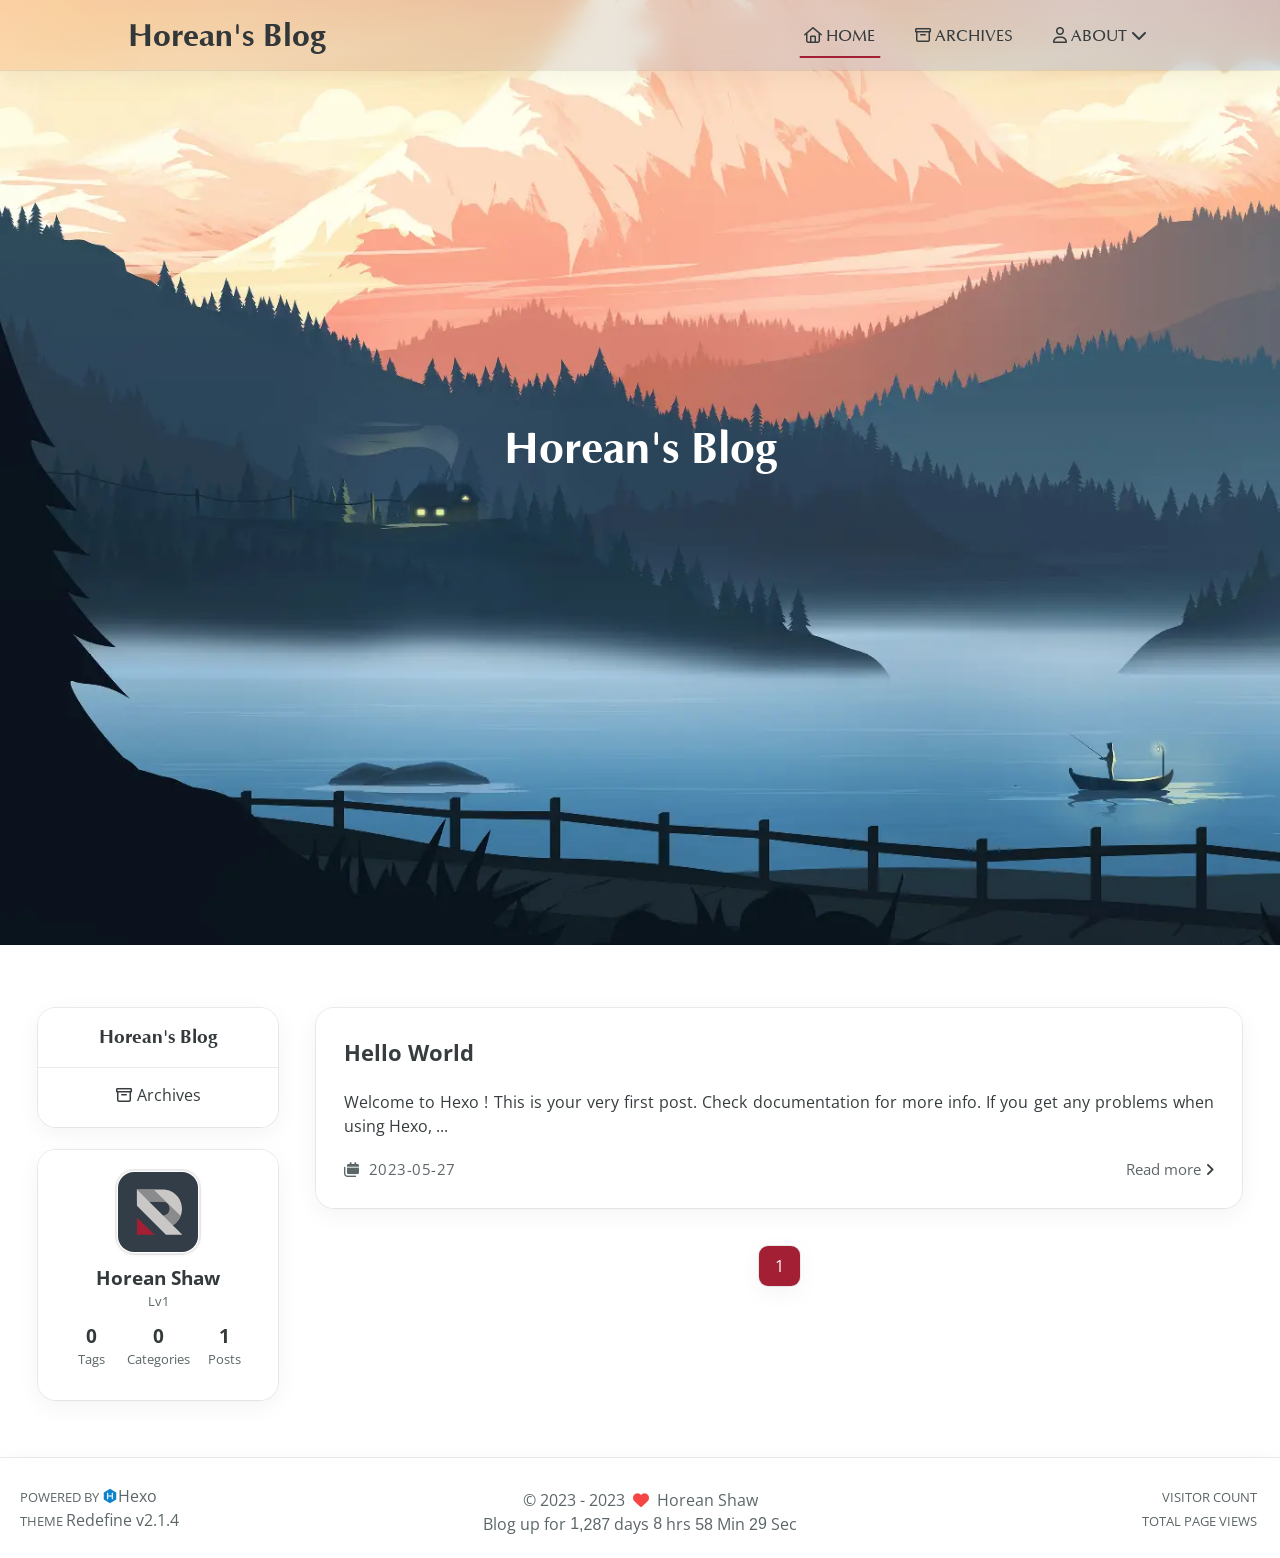
<file: index.html>
<!DOCTYPE html>
<html lang="zh">
<head>
    <meta charset="utf-8">
    <meta name="viewport" content="width=device-width, initial-scale=1">
    <meta name="keywords" content="Hexo Theme Redefine">
    
    <meta name="author" content="Horean Shaw">
    <!-- preconnect -->
    <link rel="preconnect" href="https://fonts.googleapis.com">
    <link rel="preconnect" href="https://fonts.gstatic.com" crossorigin>
    
    
    <!--- Seo Part-->
    
    <link rel="canonical" href="https://blog.horean0574.top/"/>
    <meta name="robots" content="index,follow">
    <meta name="googlebot" content="index,follow">
    <meta name="revisit-after" content="1 days">
    
        <meta name="description" content="Horean&#39;s Blog">
<meta property="og:type" content="website">
<meta property="og:title" content="Horean&#39;s Blog">
<meta property="og:url" content="https://blog.horean0574.top/index.html">
<meta property="og:site_name" content="Horean&#39;s Blog">
<meta property="og:description" content="Horean&#39;s Blog">
<meta property="og:locale">
<meta property="article:author" content="Horean Shaw">
<meta name="twitter:card" content="summary">
    
    
    <!--- Icon Part-->
    <link rel="icon" type="image/png" href="/images/redefine-favicon.svg" sizes="192x192">
    <link rel="apple-touch-icon" sizes="180x180" href="/images/redefine-favicon.svg">
    <meta name="theme-color" content="#A31F34">
    <link rel="shortcut icon" href="/images/redefine-favicon.svg">
    <!--- Page Info-->
    
    <title>
        
        Horean&#39;s Blog
    </title>
    
<link rel="stylesheet" href="/css/style.css">

    
<link rel="stylesheet" href="/assets/fonts.css">

    <!--- Font Part-->
    
    
    
    

    <!--- Inject Part-->
    
    <script id="hexo-configurations">
    let Global = window.Global || {};
    Global.hexo_config = {"hostname":"blog.horean0574.top","root":"/","language":"zh"};
    Global.theme_config = {"articles":{"style":{"font_size":"16px","line_height":1.5,"image_border_radius":"14px","image_alignment":"center","image_caption":false,"link_icon":true},"word_count":{"enable":true,"count":true,"min2read":true},"author_label":{"enable":true,"auto":false,"list":[]},"code_block":{"copy":true,"style":"mac","font":{"enable":false,"family":null,"url":null}},"toc":{"enable":true,"max_depth":3,"number":false,"expand":true,"init_open":true},"copyright":true,"lazyload":true,"recommendation":{"enable":false,"title":"推荐阅读","limit":3,"placeholder":"/images/wallhaven-wqery6-light.webp","skip_dirs":[]}},"colors":{"primary":"#A31F34","secondary":null},"global":{"fonts":{"chinese":{"enable":false,"family":null,"url":null},"english":{"enable":false,"family":null,"url":null}},"content_max_width":"1000px","sidebar_width":"210px","hover":{"shadow":true,"scale":false},"scroll_progress":{"bar":false,"percentage":true},"busuanzi_counter":{"enable":true,"site_pv":true,"site_uv":true,"post_pv":true},"pjax":true,"open_graph":true,"google_analytics":{"enable":false,"id":null}},"home_banner":{"enable":true,"style":"fixed","image":{"light":"/images/wallhaven-wqery6-light.webp","dark":"/images/wallhaven-wqery6-dark.webp"},"title":"Horean's Blog","subtitle":{"text":[],"hitokoto":{"enable":false,"api":"https://v1.hitokoto.cn"},"typing_speed":100,"backing_speed":80,"starting_delay":500,"backing_delay":1500,"loop":true,"smart_backspace":true},"text_color":{"light":"#fff","dark":"#d1d1b6"},"text_style":{"title_size":"2.8rem","subtitle_size":"1.5rem","line_height":1.2},"custom_font":{"enable":false,"family":null,"url":null},"social_links":{"enable":false,"links":{"github":"https://github.com/Horean0574/","instagram":null,"zhihu":null,"twitter":null,"email":"Horean0574@outlook.com"}}},"plugins":{"feed":{"enable":false},"aplayer":{"enable":false,"type":"fixed","audios":[{"name":null,"artist":null,"url":null,"cover":null}]},"mermaid":{"enable":false,"version":"9.3.0"}},"version":"2.1.4","navbar":{"auto_hide":false,"color":{"left":"#f78736","right":"#367df7","transparency":35},"links":{"Home":{"path":"/","icon":"fa-regular fa-house"},"Archives":{"path":"/archives","icon":"fa-regular fa-archive"},"About":{"icon":"fa-regular fa-user","submenus":{"Me":"/about","Github":"https://github.com/Horean0574/","Blog":"https://ohevan.com"}}},"search":{"enable":false,"preload":true}},"page_templates":{"friends_column":2,"tags_style":"blur"},"home":{"sidebar":{"enable":true,"position":"left","first_item":"menu","announcement":null,"links":{"Archives":{"path":"/archives","icon":"fa-regular fa-archive"}}},"article_date_format":"auto","categories":{"enable":true,"limit":3},"tags":{"enable":true,"limit":3}}};
    Global.language_ago = {"second":"%s seconds ago","minute":"%s minutes ago","hour":"%s hours ago","day":"%s days ago","week":"%s weeks ago","month":"%s months ago","year":"%s years ago"};
    Global.data_config = {"masonry":false};
  </script>
    
    <!--- Fontawesome Part-->
    
<link rel="stylesheet" href="/fontawesome/fontawesome.min.css">

    
<link rel="stylesheet" href="/fontawesome/brands.min.css">

    
<link rel="stylesheet" href="/fontawesome/solid.min.css">

    
<link rel="stylesheet" href="/fontawesome/regular.min.css">

    
    
    
    
<meta name="generator" content="Hexo 6.3.0"></head>


<body>
<div class="progress-bar-container">
    

    
        <span class="pjax-progress-bar"></span>
        <span class="pjax-progress-icon">
            <i class="fa-solid fa-circle-notch fa-spin"></i>
        </span>
    
</div>


<main class="page-container">

    
        
    <style>
        .home-banner-container {
            background: transparent !important;
        }
        .home-article-item,
        .sidebar-links,
        .sidebar-content,
        a.page-number,
        a.extend,
        .sidebar-links .links:hover,
        .right-bottom-tools,
        footer.footer {
            background-color: var(--background-color-transparent-80) !important;
        }
        .right-bottom-tools:hover,
        a.page-number:hover,
        a.extend:hover {
            background-color: var(--primary-color) !important;
        }
        .site-info,
        .home-article-sticky-label {
            background-color: var(--background-color-transparent-15) !important;
        }
        .home-article-sticky-label {
            backdrop-filter: none !important;
        }
    </style>

    <div class="home-banner-background">
    </div>


<div class="home-banner-container flex-center">
    <div class="content flex-center">
        <div class="description fade-in-down-animation" >
          Horean's Blog 
          
            <p><i id="subtitle"></i></p>
          
        </div>
        
    </div>
</div>



    

    <div class="main-content-container">

        <div class="main-content-header">
            <header class="navbar-container">
    
    <div class="navbar-content has-home-banner">
        <div class="left">
            
            <a class="logo-title" href="/">
                <h1>
                Horean&#39;s Blog
                </h1>
            </a>
        </div>

        <div class="right">
            <!-- PC -->
            <div class="desktop">
                <ul class="navbar-list">
                    
                        
                            <li class="navbar-item">
                                <!-- Menu -->
                                <a class="active" 
                                    href="/"  >
                                    
                                        
                                            <i class="fa-regular fa-house"></i>
                                        
                                        HOME
                                    
                                </a>
                                <!-- Submenu -->
                                
                            </li>
                    
                        
                            <li class="navbar-item">
                                <!-- Menu -->
                                <a class="" 
                                    href="/archives"  >
                                    
                                        
                                            <i class="fa-regular fa-archive"></i>
                                        
                                        ARCHIVES
                                    
                                </a>
                                <!-- Submenu -->
                                
                            </li>
                    
                        
                            <li class="navbar-item">
                                <!-- Menu -->
                                <a class="has-dropdown" 
                                    href="#" onClick="return false;">
                                    
                                        
                                            <i class="fa-regular fa-user"></i>
                                        
                                        ABOUT&nbsp;<i class="fa-solid fa-chevron-down"></i>
                                    
                                </a>
                                <!-- Submenu -->
                                
                                    <ul class="sub-menu">
                                    
                                        <li>
                                        <a href="/about">ME
                                        </a>
                                        </li>
                                    
                                        <li>
                                        <a target="_blank" rel="noopener" href="https://github.com/Horean0574/">GITHUB
                                        </a>
                                        </li>
                                    
                                        <li>
                                        <a target="_blank" rel="noopener" href="https://ohevan.com">BLOG
                                        </a>
                                        </li>
                                    
                                    </ul>
                                
                            </li>
                    
                    
                </ul>
            </div>
            <!-- Mobile -->
            <div class="mobile">
                
                <div class="icon-item navbar-bar">
                    <div class="navbar-bar-middle"></div>
                </div>
            </div>
        </div>
    </div>

    <!-- Mobile drawer -->
    <div class="navbar-drawer">
        <ul class="drawer-navbar-list">
            
                
                    <li class="drawer-navbar-item flex-center">
                        <a class="active" 
                        href="/"  >
                             
                                
                                    <i class="fa-regular fa-house"></i>
                                
                                HOME
                            
                        </a>
                    </li>
                    <!-- Submenu -->
                    
            
                
                    <li class="drawer-navbar-item flex-center">
                        <a class="" 
                        href="/archives"  >
                             
                                
                                    <i class="fa-regular fa-archive"></i>
                                
                                ARCHIVES
                            
                        </a>
                    </li>
                    <!-- Submenu -->
                    
            
                
                    <li class="drawer-navbar-item flex-center">
                        <a class="has-dropdown" 
                        href="#" onClick="return false;">
                            
                                
                                    <i class="fa-regular fa-user"></i>
                                
                                ABOUT&nbsp;<i class="fa-solid fa-chevron-down"></i>
                            
                        </a>
                    </li>
                    <!-- Submenu -->
                              
                        
                            <li class="dropdown-item flex-center">
                                <a class="dropdown-item" href="/about">ME</a>
                            </li>
                        
                            <li class="dropdown-item flex-center">
                                <a class="dropdown-item" target="_blank" rel="noopener" href="https://github.com/Horean0574/">GITHUB</a>
                            </li>
                        
                            <li class="dropdown-item flex-center">
                                <a class="dropdown-item" target="_blank" rel="noopener" href="https://ohevan.com">BLOG</a>
                            </li>
                        
                    
            

        </ul>
    </div>

    <div class="window-mask"></div>

</header>


        </div>

        <div class="main-content-body">

            
                <div class="home-sidebar-container fade-in-down-animation">
    <div class="sticky-container">
        
            
                <div class="sidebar-links">
                    <div class="site-info">
                        <div class="site-name">Horean&#39;s Blog</div>
                        
                    </div>
                    
                        
                            
                                <a class="links" href="/archives" target="_blank">
                                    
                                        <i class="fa-regular fa-archive icon-space"></i>
                                    
                                    <span class="link-name">Archives</span>
                                </a>
                            
                        
                    
                </div>
            
            <div class="sidebar-content"  marginTop >
                <div class="avatar">
                    <img src="/images/redefine-avatar.svg">
                </div>
                <div class="author">
                    <div class="name">Horean Shaw</div>
                    
                        <div class="label">Lv1</div>
                    
                </div>
                <div class="statistics">
                    <a class="item" href="/tags">
                        <div class="number">0</div>
                        <div class="label">Tags</div>
                    </a>
                    <a class="item" href="/categories">
                        <div class="number">0</div>
                        <div class="label">Categories</div>
                    </a>
                    <a class="item" href="/archives">
                        <div class="number">1</div>
                        <div class="label">Posts</div>
                    </a>
                </div>
            </div>
        

    </div>
</div>

            

            <div class="main-content">

                
                    <div class="home-content-container fade-in-down-animation">
    <ul class="home-article-list">
        
            <li class="home-article-item">

                

                

                <h3 class="home-article-title">
                    <a href="/2023/05/27/hello-world/">
                        Hello World
                    </a>
                </h3>

                <div class="home-article-content markdown-body">
                    
                        Welcome to Hexo ! This is your very first post. Check documentation  for more info. If you get any problems when using Hexo, ...
                    
                </div>

                <div class="home-article-meta-info-container">
    <div class="home-article-meta-info">
        <span><i class="fa-solid fa-calendars"></i>&nbsp;
            <span class="home-article-date" data-date="Sat May 27 2023 17:26:47 GMT+0800">
                
                    2023-05-27
                
            </span>
        </span>
        
        
    </div>

    <a href="/2023/05/27/hello-world/">Read more<span class="seo-reader-text">Hello World</span>&nbsp;<i class="fa-solid fa-angle-right"></i></a>
</div>

            </li>
        
    </ul>

    <div class="home-paginator">
        <div class="paginator">
    <span class="page-number current">1</span>
</div>

    </div>
</div>

                

            </div>
            
            

        </div>

        <div class="main-content-footer">
            <footer class="footer">
    <div class="info-container">
        <div class="copyright-info">
            &copy;
            
              <span>2023</span>
              -
            
            2023&nbsp;&nbsp;<i class="fa-solid fa-heart fa-beat" style="--fa-animation-duration: 0.5s; color: #f54545"></i>&nbsp;&nbsp;<a href="/">Horean Shaw</a>
        </div>
        
            <script async data-pjax src="//busuanzi.ibruce.info/busuanzi/2.3/busuanzi.pure.mini.js"></script>
            <div class="website-count info-item">
                
                    <span id="busuanzi_container_site_uv" class="busuanzi_container_site_uv">
                        VISITOR COUNT&nbsp;<span id="busuanzi_value_site_uv" class="busuanzi_value_site_uv"></span>
                    </span>
                
                
                    <span id="busuanzi_container_site_pv" class="busuanzi_container_site_pv">
                        TOTAL PAGE VIEWS&nbsp;<span id="busuanzi_value_site_pv" class="busuanzi_value_site_pv"></span>
                    </span>
                
            </div>
        
        <div class="theme-info info-item">
            <span class="powered-by-container">POWERED BY <?xml version="1.0" encoding="utf-8"?><!DOCTYPE svg PUBLIC "-//W3C//DTD SVG 1.1//EN" "http://www.w3.org/Graphics/SVG/1.1/DTD/svg11.dtd"><svg version="1.1" id="圖層_1" xmlns="http://www.w3.org/2000/svg" xmlns:xlink="http://www.w3.org/1999/xlink" x="0px" y="0px" width="1rem" height="1rem" viewBox="0 0 512 512" enable-background="new 0 0 512 512" xml:space="preserve"><path fill="#0E83CD" d="M256.4,25.8l-200,115.5L56,371.5l199.6,114.7l200-115.5l0.4-230.2L256.4,25.8z M349,354.6l-18.4,10.7l-18.6-11V275H200v79.6l-18.4,10.7l-18.6-11v-197l18.5-10.6l18.5,10.8V237h112v-79.6l18.5-10.6l18.5,10.8V354.6z"/></svg><a target="_blank" href="https://hexo.io">Hexo</a></span>
                <br>
            <span class="theme-version-container">THEME&nbsp;<a class="theme-version" target="_blank" href="https://github.com/EvanNotFound/hexo-theme-redefine">Redefine v2.1.4</a>
        </div>
        
        
        
            <div id="start_div" style="display:none">
                2023/5/27 17:26:47
            </div>
            <div>
                Blog up for <span class="odometer" id="runtime_days" ></span> days <span class="odometer" id="runtime_hours"></span> hrs <span class="odometer" id="runtime_minutes"></span> Min <span class="odometer" id="runtime_seconds"></span> Sec
            </div>
        
        
        
            <script async data-pjax>
                try {
                    function odometer_init() {
                    const elements = document.querySelectorAll('.odometer');
                    elements.forEach(el => {
                        new Odometer({
                            el,
                            format: '( ddd).dd',
                            duration: 200
                        });
                    });
                    }
                    odometer_init();
                } catch (error) {}
            </script>
        
        
        
    </div>  
</footer>
        </div>
    </div>

    

    <div class="right-side-tools-container">
        <div class="side-tools-container">
    <ul class="hidden-tools-list">
        <li class="right-bottom-tools tool-font-adjust-plus flex-center">
            <i class="fa-regular fa-magnifying-glass-plus"></i>
        </li>

        <li class="right-bottom-tools tool-font-adjust-minus flex-center">
            <i class="fa-regular fa-magnifying-glass-minus"></i>
        </li>

        <li class="right-bottom-tools tool-expand-width flex-center">
            <i class="fa-regular fa-expand"></i>
        </li>

        <li class="right-bottom-tools tool-dark-light-toggle flex-center">
            <i class="fa-regular fa-moon"></i>
        </li>

        <!-- rss -->
        

        

        <li class="right-bottom-tools tool-scroll-to-bottom flex-center">
            <i class="fa-regular fa-arrow-down"></i>
        </li>
    </ul>

    <ul class="visible-tools-list">
        <li class="right-bottom-tools toggle-tools-list flex-center">
            <i class="fa-regular fa-cog fa-spin"></i>
        </li>
        
            <li class="right-bottom-tools tool-scroll-to-top flex-center">
                <i class="arrow-up fas fa-arrow-up"></i>
                <span class="percent"></span>
            </li>
        
        
    </ul>
</div>

    </div>

    <div class="image-viewer-container">
    <img src="">
</div>


    


</main>





<script src="/js/utils.js"></script>

<script src="/js/main.js"></script>

<script src="/js/layouts/navbarShrink.js"></script>

<script src="/js/tools/scrollTopBottom.js"></script>

<script src="/js/tools/lightDarkSwitch.js"></script>





    
<script src="/js/tools/codeBlock.js"></script>




    
<script src="/js/layouts/lazyload.js"></script>




    
<script src="/js/tools/runtime.js"></script>

    
<script src="/js/layouts/odometer.min.js"></script>

    
<link rel="stylesheet" href="/assets/odometer-theme-minimal.css">




  
<script src="/js/libs/Typed.min.js"></script>

  
<script src="/js/plugins/typed.js"></script>







<div class="post-scripts pjax">
    
</div>


    
<script src="/js/libs/pjax.min.js"></script>

<script>
    window.addEventListener('DOMContentLoaded', () => {
        window.pjax = new Pjax({
            selectors: [
                'head title',
                '.page-container',
                '.pjax',
            ],
            history: true,
            debug: false,
            cacheBust: false,
            timeout: 0,
            analytics: false,
            currentUrlFullReload: false,
            scrollRestoration: false,
            // scrollTo: true,
        });

        document.addEventListener('pjax:send', () => {
            Global.utils.pjaxProgressBarStart();
        });

        document.addEventListener('pjax:complete', () => {
            Global.utils.pjaxProgressBarEnd();
            window.pjax.executeScripts(document.querySelectorAll('script[data-pjax], .pjax script'));
            Global.refresh();
        });
    });
</script>




</body>
</html>
</file>
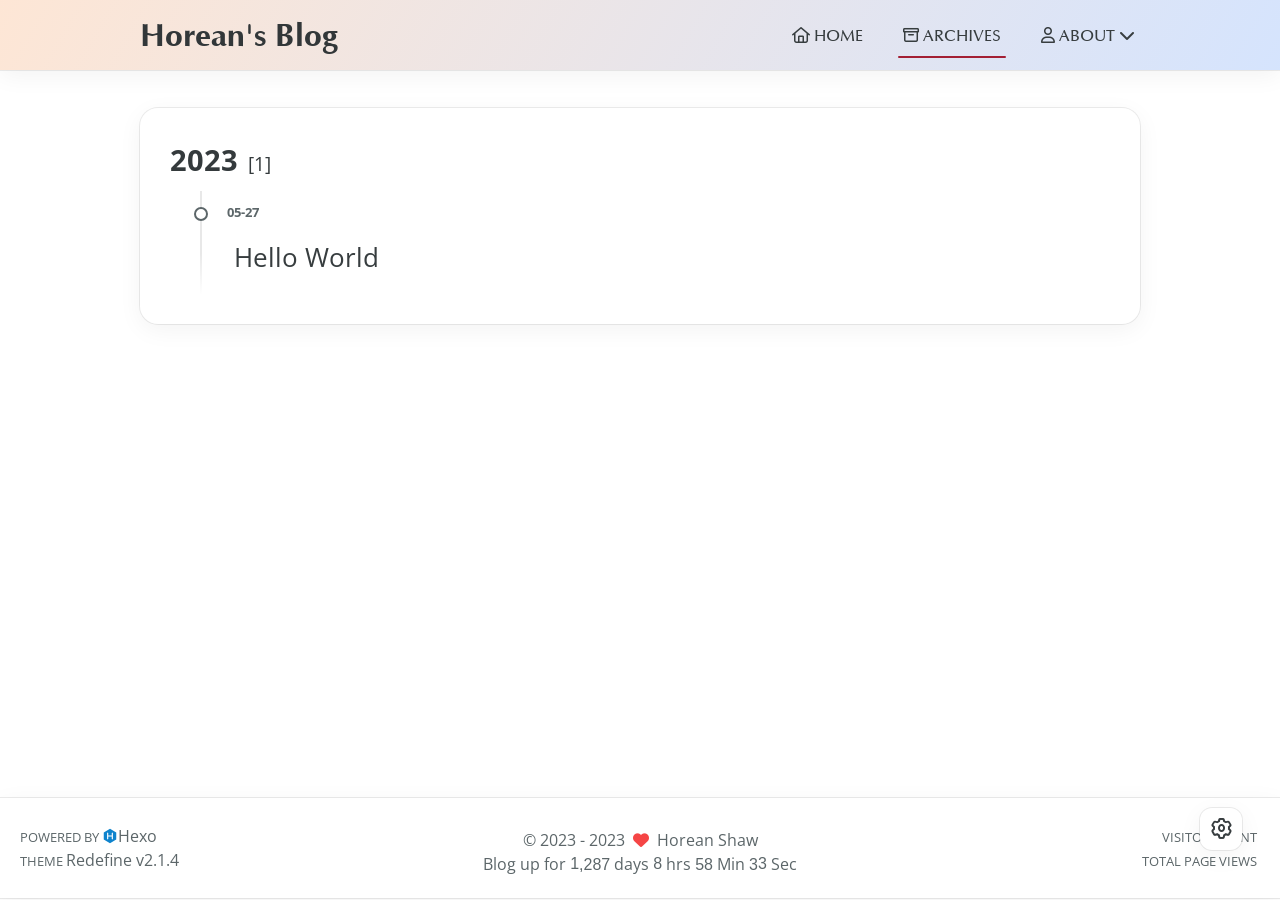
<file: archives/index.html>
<!DOCTYPE html>
<html lang="zh">
<head>
    <meta charset="utf-8">
    <meta name="viewport" content="width=device-width, initial-scale=1">
    <meta name="keywords" content="Hexo Theme Redefine">
    
    <meta name="author" content="Horean Shaw">
    <!-- preconnect -->
    <link rel="preconnect" href="https://fonts.googleapis.com">
    <link rel="preconnect" href="https://fonts.gstatic.com" crossorigin>
    
    
    <!--- Seo Part-->
    
    <link rel="canonical" href="https://blog.horean0574.top/archives/"/>
    <meta name="robots" content="index,follow">
    <meta name="googlebot" content="index,follow">
    <meta name="revisit-after" content="1 days">
    
        <meta name="description" content="Horean&#39;s Blog">
<meta property="og:type" content="website">
<meta property="og:title" content="Horean&#39;s Blog">
<meta property="og:url" content="https://blog.horean0574.top/archives/index.html">
<meta property="og:site_name" content="Horean&#39;s Blog">
<meta property="og:description" content="Horean&#39;s Blog">
<meta property="og:locale">
<meta property="article:author" content="Horean Shaw">
<meta name="twitter:card" content="summary">
    
    
    <!--- Icon Part-->
    <link rel="icon" type="image/png" href="/images/redefine-favicon.svg" sizes="192x192">
    <link rel="apple-touch-icon" sizes="180x180" href="/images/redefine-favicon.svg">
    <meta name="theme-color" content="#A31F34">
    <link rel="shortcut icon" href="/images/redefine-favicon.svg">
    <!--- Page Info-->
    
    <title>
        
            Archive -
        
        Horean&#39;s Blog
    </title>
    
<link rel="stylesheet" href="/css/style.css">

    
<link rel="stylesheet" href="/assets/fonts.css">

    <!--- Font Part-->
    
    
    
    

    <!--- Inject Part-->
    
    <script id="hexo-configurations">
    let Global = window.Global || {};
    Global.hexo_config = {"hostname":"blog.horean0574.top","root":"/","language":"zh"};
    Global.theme_config = {"articles":{"style":{"font_size":"16px","line_height":1.5,"image_border_radius":"14px","image_alignment":"center","image_caption":false,"link_icon":true},"word_count":{"enable":true,"count":true,"min2read":true},"author_label":{"enable":true,"auto":false,"list":[]},"code_block":{"copy":true,"style":"mac","font":{"enable":false,"family":null,"url":null}},"toc":{"enable":true,"max_depth":3,"number":false,"expand":true,"init_open":true},"copyright":true,"lazyload":true,"recommendation":{"enable":false,"title":"推荐阅读","limit":3,"placeholder":"/images/wallhaven-wqery6-light.webp","skip_dirs":[]}},"colors":{"primary":"#A31F34","secondary":null},"global":{"fonts":{"chinese":{"enable":false,"family":null,"url":null},"english":{"enable":false,"family":null,"url":null}},"content_max_width":"1000px","sidebar_width":"210px","hover":{"shadow":true,"scale":false},"scroll_progress":{"bar":false,"percentage":true},"busuanzi_counter":{"enable":true,"site_pv":true,"site_uv":true,"post_pv":true},"pjax":true,"open_graph":true,"google_analytics":{"enable":false,"id":null}},"home_banner":{"enable":true,"style":"fixed","image":{"light":"/images/wallhaven-wqery6-light.webp","dark":"/images/wallhaven-wqery6-dark.webp"},"title":"Horean's Blog","subtitle":{"text":[],"hitokoto":{"enable":false,"api":"https://v1.hitokoto.cn"},"typing_speed":100,"backing_speed":80,"starting_delay":500,"backing_delay":1500,"loop":true,"smart_backspace":true},"text_color":{"light":"#fff","dark":"#d1d1b6"},"text_style":{"title_size":"2.8rem","subtitle_size":"1.5rem","line_height":1.2},"custom_font":{"enable":false,"family":null,"url":null},"social_links":{"enable":false,"links":{"github":"https://github.com/Horean0574/","instagram":null,"zhihu":null,"twitter":null,"email":"Horean0574@outlook.com"}}},"plugins":{"feed":{"enable":false},"aplayer":{"enable":false,"type":"fixed","audios":[{"name":null,"artist":null,"url":null,"cover":null}]},"mermaid":{"enable":false,"version":"9.3.0"}},"version":"2.1.4","navbar":{"auto_hide":false,"color":{"left":"#f78736","right":"#367df7","transparency":35},"links":{"Home":{"path":"/","icon":"fa-regular fa-house"},"Archives":{"path":"/archives","icon":"fa-regular fa-archive"},"About":{"icon":"fa-regular fa-user","submenus":{"Me":"/about","Github":"https://github.com/Horean0574/","Blog":"https://ohevan.com"}}},"search":{"enable":false,"preload":true}},"page_templates":{"friends_column":2,"tags_style":"blur"},"home":{"sidebar":{"enable":true,"position":"left","first_item":"menu","announcement":null,"links":{"Archives":{"path":"/archives","icon":"fa-regular fa-archive"}}},"article_date_format":"auto","categories":{"enable":true,"limit":3},"tags":{"enable":true,"limit":3}}};
    Global.language_ago = {"second":"%s seconds ago","minute":"%s minutes ago","hour":"%s hours ago","day":"%s days ago","week":"%s weeks ago","month":"%s months ago","year":"%s years ago"};
    Global.data_config = {"masonry":false};
  </script>
    
    <!--- Fontawesome Part-->
    
<link rel="stylesheet" href="/fontawesome/fontawesome.min.css">

    
<link rel="stylesheet" href="/fontawesome/brands.min.css">

    
<link rel="stylesheet" href="/fontawesome/solid.min.css">

    
<link rel="stylesheet" href="/fontawesome/regular.min.css">

    
    
    
    
<meta name="generator" content="Hexo 6.3.0"></head>


<body>
<div class="progress-bar-container">
    

    
        <span class="pjax-progress-bar"></span>
        <span class="pjax-progress-icon">
            <i class="fa-solid fa-circle-notch fa-spin"></i>
        </span>
    
</div>


<main class="page-container">

    

    <div class="main-content-container">

        <div class="main-content-header">
            <header class="navbar-container">
    
    <div class="navbar-content">
        <div class="left">
            
            <a class="logo-title" href="/">
                
                Horean&#39;s Blog
                
            </a>
        </div>

        <div class="right">
            <!-- PC -->
            <div class="desktop">
                <ul class="navbar-list">
                    
                        
                            <li class="navbar-item">
                                <!-- Menu -->
                                <a class="" 
                                    href="/"  >
                                    
                                        
                                            <i class="fa-regular fa-house"></i>
                                        
                                        HOME
                                    
                                </a>
                                <!-- Submenu -->
                                
                            </li>
                    
                        
                            <li class="navbar-item">
                                <!-- Menu -->
                                <a class="active" 
                                    href="/archives"  >
                                    
                                        
                                            <i class="fa-regular fa-archive"></i>
                                        
                                        ARCHIVES
                                    
                                </a>
                                <!-- Submenu -->
                                
                            </li>
                    
                        
                            <li class="navbar-item">
                                <!-- Menu -->
                                <a class="has-dropdown" 
                                    href="#" onClick="return false;">
                                    
                                        
                                            <i class="fa-regular fa-user"></i>
                                        
                                        ABOUT&nbsp;<i class="fa-solid fa-chevron-down"></i>
                                    
                                </a>
                                <!-- Submenu -->
                                
                                    <ul class="sub-menu">
                                    
                                        <li>
                                        <a href="/about">ME
                                        </a>
                                        </li>
                                    
                                        <li>
                                        <a target="_blank" rel="noopener" href="https://github.com/Horean0574/">GITHUB
                                        </a>
                                        </li>
                                    
                                        <li>
                                        <a target="_blank" rel="noopener" href="https://ohevan.com">BLOG
                                        </a>
                                        </li>
                                    
                                    </ul>
                                
                            </li>
                    
                    
                </ul>
            </div>
            <!-- Mobile -->
            <div class="mobile">
                
                <div class="icon-item navbar-bar">
                    <div class="navbar-bar-middle"></div>
                </div>
            </div>
        </div>
    </div>

    <!-- Mobile drawer -->
    <div class="navbar-drawer">
        <ul class="drawer-navbar-list">
            
                
                    <li class="drawer-navbar-item flex-center">
                        <a class="" 
                        href="/"  >
                             
                                
                                    <i class="fa-regular fa-house"></i>
                                
                                HOME
                            
                        </a>
                    </li>
                    <!-- Submenu -->
                    
            
                
                    <li class="drawer-navbar-item flex-center">
                        <a class="active" 
                        href="/archives"  >
                             
                                
                                    <i class="fa-regular fa-archive"></i>
                                
                                ARCHIVES
                            
                        </a>
                    </li>
                    <!-- Submenu -->
                    
            
                
                    <li class="drawer-navbar-item flex-center">
                        <a class="has-dropdown" 
                        href="#" onClick="return false;">
                            
                                
                                    <i class="fa-regular fa-user"></i>
                                
                                ABOUT&nbsp;<i class="fa-solid fa-chevron-down"></i>
                            
                        </a>
                    </li>
                    <!-- Submenu -->
                              
                        
                            <li class="dropdown-item flex-center">
                                <a class="dropdown-item" href="/about">ME</a>
                            </li>
                        
                            <li class="dropdown-item flex-center">
                                <a class="dropdown-item" target="_blank" rel="noopener" href="https://github.com/Horean0574/">GITHUB</a>
                            </li>
                        
                            <li class="dropdown-item flex-center">
                                <a class="dropdown-item" target="_blank" rel="noopener" href="https://ohevan.com">BLOG</a>
                            </li>
                        
                    
            

        </ul>
    </div>

    <div class="window-mask"></div>

</header>


        </div>

        <div class="main-content-body">

            

            <div class="main-content">

                
                    <div class="fade-in-down-animation">
    <div class="archive-container ">
        
<div class="archive-list-container">
    
        <section class="archive-item">
            <div class="archive-item-header">
                <span class="archive-year">2023</span>
                <span class="archive-year-post-count">[1]</span>
            </div>
            <ul class="article-list">
              
              <li class="article-item" date-is='05-27'>
                <a href="/2023/05/27/hello-world/">
                  <span class="article-title">Hello World</span>
                </a>
              </li>
              
            </ul>
        </section>
    
</div>

    </div>
</div>

                

            </div>
            
            

        </div>

        <div class="main-content-footer">
            <footer class="footer">
    <div class="info-container">
        <div class="copyright-info">
            &copy;
            
              <span>2023</span>
              -
            
            2023&nbsp;&nbsp;<i class="fa-solid fa-heart fa-beat" style="--fa-animation-duration: 0.5s; color: #f54545"></i>&nbsp;&nbsp;<a href="/">Horean Shaw</a>
        </div>
        
            <script async data-pjax src="//busuanzi.ibruce.info/busuanzi/2.3/busuanzi.pure.mini.js"></script>
            <div class="website-count info-item">
                
                    <span id="busuanzi_container_site_uv" class="busuanzi_container_site_uv">
                        VISITOR COUNT&nbsp;<span id="busuanzi_value_site_uv" class="busuanzi_value_site_uv"></span>
                    </span>
                
                
                    <span id="busuanzi_container_site_pv" class="busuanzi_container_site_pv">
                        TOTAL PAGE VIEWS&nbsp;<span id="busuanzi_value_site_pv" class="busuanzi_value_site_pv"></span>
                    </span>
                
            </div>
        
        <div class="theme-info info-item">
            <span class="powered-by-container">POWERED BY <?xml version="1.0" encoding="utf-8"?><!DOCTYPE svg PUBLIC "-//W3C//DTD SVG 1.1//EN" "http://www.w3.org/Graphics/SVG/1.1/DTD/svg11.dtd"><svg version="1.1" id="圖層_1" xmlns="http://www.w3.org/2000/svg" xmlns:xlink="http://www.w3.org/1999/xlink" x="0px" y="0px" width="1rem" height="1rem" viewBox="0 0 512 512" enable-background="new 0 0 512 512" xml:space="preserve"><path fill="#0E83CD" d="M256.4,25.8l-200,115.5L56,371.5l199.6,114.7l200-115.5l0.4-230.2L256.4,25.8z M349,354.6l-18.4,10.7l-18.6-11V275H200v79.6l-18.4,10.7l-18.6-11v-197l18.5-10.6l18.5,10.8V237h112v-79.6l18.5-10.6l18.5,10.8V354.6z"/></svg><a target="_blank" href="https://hexo.io">Hexo</a></span>
                <br>
            <span class="theme-version-container">THEME&nbsp;<a class="theme-version" target="_blank" href="https://github.com/EvanNotFound/hexo-theme-redefine">Redefine v2.1.4</a>
        </div>
        
        
        
            <div id="start_div" style="display:none">
                2023/5/27 17:26:47
            </div>
            <div>
                Blog up for <span class="odometer" id="runtime_days" ></span> days <span class="odometer" id="runtime_hours"></span> hrs <span class="odometer" id="runtime_minutes"></span> Min <span class="odometer" id="runtime_seconds"></span> Sec
            </div>
        
        
        
            <script async data-pjax>
                try {
                    function odometer_init() {
                    const elements = document.querySelectorAll('.odometer');
                    elements.forEach(el => {
                        new Odometer({
                            el,
                            format: '( ddd).dd',
                            duration: 200
                        });
                    });
                    }
                    odometer_init();
                } catch (error) {}
            </script>
        
        
        
    </div>  
</footer>
        </div>
    </div>

    

    <div class="right-side-tools-container">
        <div class="side-tools-container">
    <ul class="hidden-tools-list">
        <li class="right-bottom-tools tool-font-adjust-plus flex-center">
            <i class="fa-regular fa-magnifying-glass-plus"></i>
        </li>

        <li class="right-bottom-tools tool-font-adjust-minus flex-center">
            <i class="fa-regular fa-magnifying-glass-minus"></i>
        </li>

        <li class="right-bottom-tools tool-expand-width flex-center">
            <i class="fa-regular fa-expand"></i>
        </li>

        <li class="right-bottom-tools tool-dark-light-toggle flex-center">
            <i class="fa-regular fa-moon"></i>
        </li>

        <!-- rss -->
        

        

        <li class="right-bottom-tools tool-scroll-to-bottom flex-center">
            <i class="fa-regular fa-arrow-down"></i>
        </li>
    </ul>

    <ul class="visible-tools-list">
        <li class="right-bottom-tools toggle-tools-list flex-center">
            <i class="fa-regular fa-cog fa-spin"></i>
        </li>
        
            <li class="right-bottom-tools tool-scroll-to-top flex-center">
                <i class="arrow-up fas fa-arrow-up"></i>
                <span class="percent"></span>
            </li>
        
        
    </ul>
</div>

    </div>

    <div class="image-viewer-container">
    <img src="">
</div>


    


</main>




<script src="/js/utils.js"></script>

<script src="/js/main.js"></script>

<script src="/js/layouts/navbarShrink.js"></script>

<script src="/js/tools/scrollTopBottom.js"></script>

<script src="/js/tools/lightDarkSwitch.js"></script>





    
<script src="/js/tools/codeBlock.js"></script>




    
<script src="/js/layouts/lazyload.js"></script>




    
<script src="/js/tools/runtime.js"></script>

    
<script src="/js/layouts/odometer.min.js"></script>

    
<link rel="stylesheet" href="/assets/odometer-theme-minimal.css">




  
<script src="/js/libs/Typed.min.js"></script>

  
<script src="/js/plugins/typed.js"></script>







<div class="post-scripts pjax">
    
</div>


    
<script src="/js/libs/pjax.min.js"></script>

<script>
    window.addEventListener('DOMContentLoaded', () => {
        window.pjax = new Pjax({
            selectors: [
                'head title',
                '.page-container',
                '.pjax',
            ],
            history: true,
            debug: false,
            cacheBust: false,
            timeout: 0,
            analytics: false,
            currentUrlFullReload: false,
            scrollRestoration: false,
            // scrollTo: true,
        });

        document.addEventListener('pjax:send', () => {
            Global.utils.pjaxProgressBarStart();
        });

        document.addEventListener('pjax:complete', () => {
            Global.utils.pjaxProgressBarEnd();
            window.pjax.executeScripts(document.querySelectorAll('script[data-pjax], .pjax script'));
            Global.refresh();
        });
    });
</script>




</body>
</html>
</file>
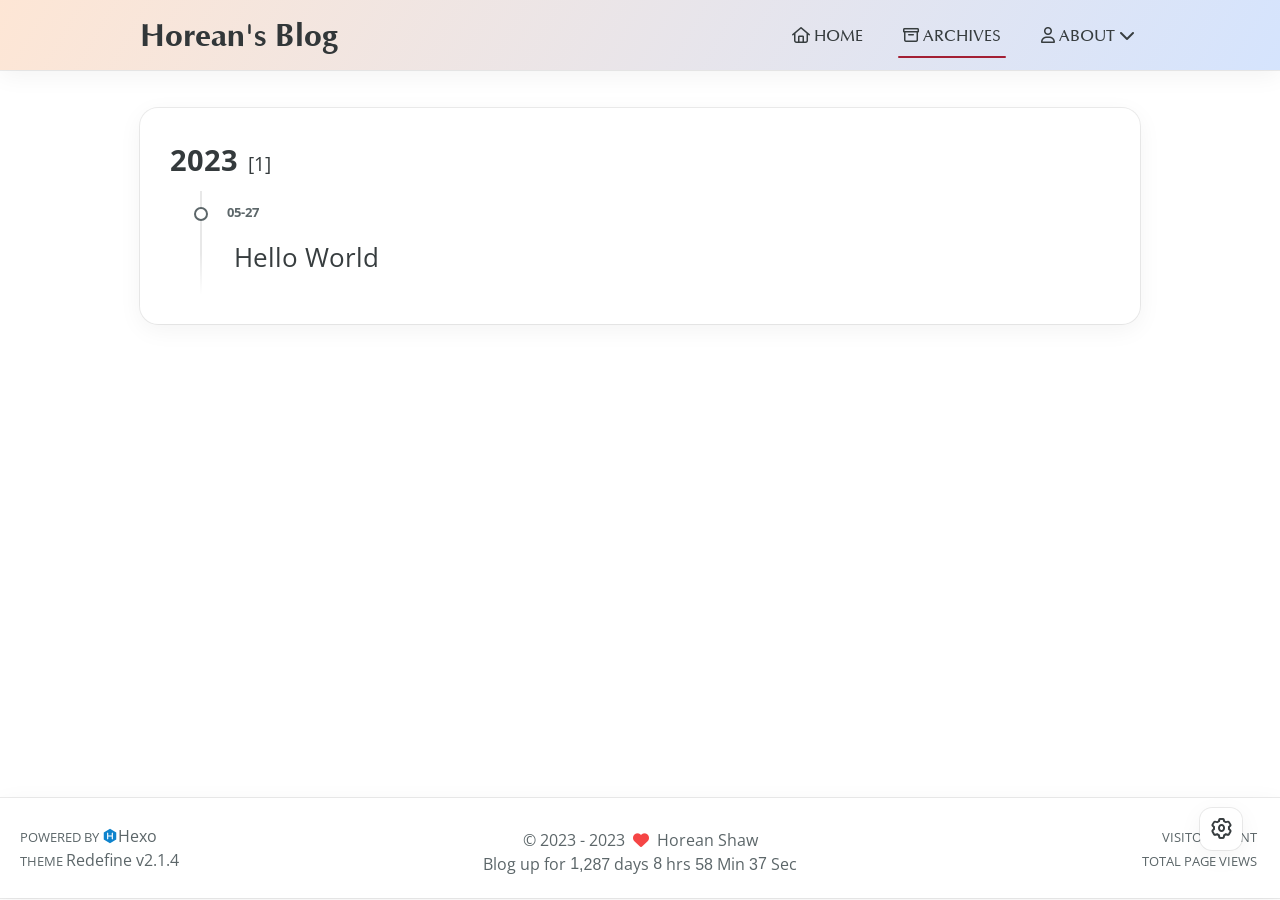
<file: archives/2023/index.html>
<!DOCTYPE html>
<html lang="zh">
<head>
    <meta charset="utf-8">
    <meta name="viewport" content="width=device-width, initial-scale=1">
    <meta name="keywords" content="Hexo Theme Redefine">
    
    <meta name="author" content="Horean Shaw">
    <!-- preconnect -->
    <link rel="preconnect" href="https://fonts.googleapis.com">
    <link rel="preconnect" href="https://fonts.gstatic.com" crossorigin>
    
    
    <!--- Seo Part-->
    
    <link rel="canonical" href="https://blog.horean0574.top/archives/2023/"/>
    <meta name="robots" content="index,follow">
    <meta name="googlebot" content="index,follow">
    <meta name="revisit-after" content="1 days">
    
        <meta name="description" content="Horean&#39;s Blog">
<meta property="og:type" content="website">
<meta property="og:title" content="Horean&#39;s Blog">
<meta property="og:url" content="https://blog.horean0574.top/archives/2023/index.html">
<meta property="og:site_name" content="Horean&#39;s Blog">
<meta property="og:description" content="Horean&#39;s Blog">
<meta property="og:locale">
<meta property="article:author" content="Horean Shaw">
<meta name="twitter:card" content="summary">
    
    
    <!--- Icon Part-->
    <link rel="icon" type="image/png" href="/images/redefine-favicon.svg" sizes="192x192">
    <link rel="apple-touch-icon" sizes="180x180" href="/images/redefine-favicon.svg">
    <meta name="theme-color" content="#A31F34">
    <link rel="shortcut icon" href="/images/redefine-favicon.svg">
    <!--- Page Info-->
    
    <title>
        
            Archive: 2023 -
        
        Horean&#39;s Blog
    </title>
    
<link rel="stylesheet" href="/css/style.css">

    
<link rel="stylesheet" href="/assets/fonts.css">

    <!--- Font Part-->
    
    
    
    

    <!--- Inject Part-->
    
    <script id="hexo-configurations">
    let Global = window.Global || {};
    Global.hexo_config = {"hostname":"blog.horean0574.top","root":"/","language":"zh"};
    Global.theme_config = {"articles":{"style":{"font_size":"16px","line_height":1.5,"image_border_radius":"14px","image_alignment":"center","image_caption":false,"link_icon":true},"word_count":{"enable":true,"count":true,"min2read":true},"author_label":{"enable":true,"auto":false,"list":[]},"code_block":{"copy":true,"style":"mac","font":{"enable":false,"family":null,"url":null}},"toc":{"enable":true,"max_depth":3,"number":false,"expand":true,"init_open":true},"copyright":true,"lazyload":true,"recommendation":{"enable":false,"title":"推荐阅读","limit":3,"placeholder":"/images/wallhaven-wqery6-light.webp","skip_dirs":[]}},"colors":{"primary":"#A31F34","secondary":null},"global":{"fonts":{"chinese":{"enable":false,"family":null,"url":null},"english":{"enable":false,"family":null,"url":null}},"content_max_width":"1000px","sidebar_width":"210px","hover":{"shadow":true,"scale":false},"scroll_progress":{"bar":false,"percentage":true},"busuanzi_counter":{"enable":true,"site_pv":true,"site_uv":true,"post_pv":true},"pjax":true,"open_graph":true,"google_analytics":{"enable":false,"id":null}},"home_banner":{"enable":true,"style":"fixed","image":{"light":"/images/wallhaven-wqery6-light.webp","dark":"/images/wallhaven-wqery6-dark.webp"},"title":"Horean's Blog","subtitle":{"text":[],"hitokoto":{"enable":false,"api":"https://v1.hitokoto.cn"},"typing_speed":100,"backing_speed":80,"starting_delay":500,"backing_delay":1500,"loop":true,"smart_backspace":true},"text_color":{"light":"#fff","dark":"#d1d1b6"},"text_style":{"title_size":"2.8rem","subtitle_size":"1.5rem","line_height":1.2},"custom_font":{"enable":false,"family":null,"url":null},"social_links":{"enable":false,"links":{"github":"https://github.com/Horean0574/","instagram":null,"zhihu":null,"twitter":null,"email":"Horean0574@outlook.com"}}},"plugins":{"feed":{"enable":false},"aplayer":{"enable":false,"type":"fixed","audios":[{"name":null,"artist":null,"url":null,"cover":null}]},"mermaid":{"enable":false,"version":"9.3.0"}},"version":"2.1.4","navbar":{"auto_hide":false,"color":{"left":"#f78736","right":"#367df7","transparency":35},"links":{"Home":{"path":"/","icon":"fa-regular fa-house"},"Archives":{"path":"/archives","icon":"fa-regular fa-archive"},"About":{"icon":"fa-regular fa-user","submenus":{"Me":"/about","Github":"https://github.com/Horean0574/","Blog":"https://ohevan.com"}}},"search":{"enable":false,"preload":true}},"page_templates":{"friends_column":2,"tags_style":"blur"},"home":{"sidebar":{"enable":true,"position":"left","first_item":"menu","announcement":null,"links":{"Archives":{"path":"/archives","icon":"fa-regular fa-archive"}}},"article_date_format":"auto","categories":{"enable":true,"limit":3},"tags":{"enable":true,"limit":3}}};
    Global.language_ago = {"second":"%s seconds ago","minute":"%s minutes ago","hour":"%s hours ago","day":"%s days ago","week":"%s weeks ago","month":"%s months ago","year":"%s years ago"};
    Global.data_config = {"masonry":false};
  </script>
    
    <!--- Fontawesome Part-->
    
<link rel="stylesheet" href="/fontawesome/fontawesome.min.css">

    
<link rel="stylesheet" href="/fontawesome/brands.min.css">

    
<link rel="stylesheet" href="/fontawesome/solid.min.css">

    
<link rel="stylesheet" href="/fontawesome/regular.min.css">

    
    
    
    
<meta name="generator" content="Hexo 6.3.0"></head>


<body>
<div class="progress-bar-container">
    

    
        <span class="pjax-progress-bar"></span>
        <span class="pjax-progress-icon">
            <i class="fa-solid fa-circle-notch fa-spin"></i>
        </span>
    
</div>


<main class="page-container">

    

    <div class="main-content-container">

        <div class="main-content-header">
            <header class="navbar-container">
    
    <div class="navbar-content">
        <div class="left">
            
            <a class="logo-title" href="/">
                
                Horean&#39;s Blog
                
            </a>
        </div>

        <div class="right">
            <!-- PC -->
            <div class="desktop">
                <ul class="navbar-list">
                    
                        
                            <li class="navbar-item">
                                <!-- Menu -->
                                <a class="" 
                                    href="/"  >
                                    
                                        
                                            <i class="fa-regular fa-house"></i>
                                        
                                        HOME
                                    
                                </a>
                                <!-- Submenu -->
                                
                            </li>
                    
                        
                            <li class="navbar-item">
                                <!-- Menu -->
                                <a class="active" 
                                    href="/archives"  >
                                    
                                        
                                            <i class="fa-regular fa-archive"></i>
                                        
                                        ARCHIVES
                                    
                                </a>
                                <!-- Submenu -->
                                
                            </li>
                    
                        
                            <li class="navbar-item">
                                <!-- Menu -->
                                <a class="has-dropdown" 
                                    href="#" onClick="return false;">
                                    
                                        
                                            <i class="fa-regular fa-user"></i>
                                        
                                        ABOUT&nbsp;<i class="fa-solid fa-chevron-down"></i>
                                    
                                </a>
                                <!-- Submenu -->
                                
                                    <ul class="sub-menu">
                                    
                                        <li>
                                        <a href="/about">ME
                                        </a>
                                        </li>
                                    
                                        <li>
                                        <a target="_blank" rel="noopener" href="https://github.com/Horean0574/">GITHUB
                                        </a>
                                        </li>
                                    
                                        <li>
                                        <a target="_blank" rel="noopener" href="https://ohevan.com">BLOG
                                        </a>
                                        </li>
                                    
                                    </ul>
                                
                            </li>
                    
                    
                </ul>
            </div>
            <!-- Mobile -->
            <div class="mobile">
                
                <div class="icon-item navbar-bar">
                    <div class="navbar-bar-middle"></div>
                </div>
            </div>
        </div>
    </div>

    <!-- Mobile drawer -->
    <div class="navbar-drawer">
        <ul class="drawer-navbar-list">
            
                
                    <li class="drawer-navbar-item flex-center">
                        <a class="" 
                        href="/"  >
                             
                                
                                    <i class="fa-regular fa-house"></i>
                                
                                HOME
                            
                        </a>
                    </li>
                    <!-- Submenu -->
                    
            
                
                    <li class="drawer-navbar-item flex-center">
                        <a class="active" 
                        href="/archives"  >
                             
                                
                                    <i class="fa-regular fa-archive"></i>
                                
                                ARCHIVES
                            
                        </a>
                    </li>
                    <!-- Submenu -->
                    
            
                
                    <li class="drawer-navbar-item flex-center">
                        <a class="has-dropdown" 
                        href="#" onClick="return false;">
                            
                                
                                    <i class="fa-regular fa-user"></i>
                                
                                ABOUT&nbsp;<i class="fa-solid fa-chevron-down"></i>
                            
                        </a>
                    </li>
                    <!-- Submenu -->
                              
                        
                            <li class="dropdown-item flex-center">
                                <a class="dropdown-item" href="/about">ME</a>
                            </li>
                        
                            <li class="dropdown-item flex-center">
                                <a class="dropdown-item" target="_blank" rel="noopener" href="https://github.com/Horean0574/">GITHUB</a>
                            </li>
                        
                            <li class="dropdown-item flex-center">
                                <a class="dropdown-item" target="_blank" rel="noopener" href="https://ohevan.com">BLOG</a>
                            </li>
                        
                    
            

        </ul>
    </div>

    <div class="window-mask"></div>

</header>


        </div>

        <div class="main-content-body">

            

            <div class="main-content">

                
                    <div class="fade-in-down-animation">
    <div class="archive-container ">
        
<div class="archive-list-container">
    
        <section class="archive-item">
            <div class="archive-item-header">
                <span class="archive-year">2023</span>
                <span class="archive-year-post-count">[1]</span>
            </div>
            <ul class="article-list">
              
              <li class="article-item" date-is='05-27'>
                <a href="/2023/05/27/hello-world/">
                  <span class="article-title">Hello World</span>
                </a>
              </li>
              
            </ul>
        </section>
    
</div>

    </div>
</div>

                

            </div>
            
            

        </div>

        <div class="main-content-footer">
            <footer class="footer">
    <div class="info-container">
        <div class="copyright-info">
            &copy;
            
              <span>2023</span>
              -
            
            2023&nbsp;&nbsp;<i class="fa-solid fa-heart fa-beat" style="--fa-animation-duration: 0.5s; color: #f54545"></i>&nbsp;&nbsp;<a href="/">Horean Shaw</a>
        </div>
        
            <script async data-pjax src="//busuanzi.ibruce.info/busuanzi/2.3/busuanzi.pure.mini.js"></script>
            <div class="website-count info-item">
                
                    <span id="busuanzi_container_site_uv" class="busuanzi_container_site_uv">
                        VISITOR COUNT&nbsp;<span id="busuanzi_value_site_uv" class="busuanzi_value_site_uv"></span>
                    </span>
                
                
                    <span id="busuanzi_container_site_pv" class="busuanzi_container_site_pv">
                        TOTAL PAGE VIEWS&nbsp;<span id="busuanzi_value_site_pv" class="busuanzi_value_site_pv"></span>
                    </span>
                
            </div>
        
        <div class="theme-info info-item">
            <span class="powered-by-container">POWERED BY <?xml version="1.0" encoding="utf-8"?><!DOCTYPE svg PUBLIC "-//W3C//DTD SVG 1.1//EN" "http://www.w3.org/Graphics/SVG/1.1/DTD/svg11.dtd"><svg version="1.1" id="圖層_1" xmlns="http://www.w3.org/2000/svg" xmlns:xlink="http://www.w3.org/1999/xlink" x="0px" y="0px" width="1rem" height="1rem" viewBox="0 0 512 512" enable-background="new 0 0 512 512" xml:space="preserve"><path fill="#0E83CD" d="M256.4,25.8l-200,115.5L56,371.5l199.6,114.7l200-115.5l0.4-230.2L256.4,25.8z M349,354.6l-18.4,10.7l-18.6-11V275H200v79.6l-18.4,10.7l-18.6-11v-197l18.5-10.6l18.5,10.8V237h112v-79.6l18.5-10.6l18.5,10.8V354.6z"/></svg><a target="_blank" href="https://hexo.io">Hexo</a></span>
                <br>
            <span class="theme-version-container">THEME&nbsp;<a class="theme-version" target="_blank" href="https://github.com/EvanNotFound/hexo-theme-redefine">Redefine v2.1.4</a>
        </div>
        
        
        
            <div id="start_div" style="display:none">
                2023/5/27 17:26:47
            </div>
            <div>
                Blog up for <span class="odometer" id="runtime_days" ></span> days <span class="odometer" id="runtime_hours"></span> hrs <span class="odometer" id="runtime_minutes"></span> Min <span class="odometer" id="runtime_seconds"></span> Sec
            </div>
        
        
        
            <script async data-pjax>
                try {
                    function odometer_init() {
                    const elements = document.querySelectorAll('.odometer');
                    elements.forEach(el => {
                        new Odometer({
                            el,
                            format: '( ddd).dd',
                            duration: 200
                        });
                    });
                    }
                    odometer_init();
                } catch (error) {}
            </script>
        
        
        
    </div>  
</footer>
        </div>
    </div>

    

    <div class="right-side-tools-container">
        <div class="side-tools-container">
    <ul class="hidden-tools-list">
        <li class="right-bottom-tools tool-font-adjust-plus flex-center">
            <i class="fa-regular fa-magnifying-glass-plus"></i>
        </li>

        <li class="right-bottom-tools tool-font-adjust-minus flex-center">
            <i class="fa-regular fa-magnifying-glass-minus"></i>
        </li>

        <li class="right-bottom-tools tool-expand-width flex-center">
            <i class="fa-regular fa-expand"></i>
        </li>

        <li class="right-bottom-tools tool-dark-light-toggle flex-center">
            <i class="fa-regular fa-moon"></i>
        </li>

        <!-- rss -->
        

        

        <li class="right-bottom-tools tool-scroll-to-bottom flex-center">
            <i class="fa-regular fa-arrow-down"></i>
        </li>
    </ul>

    <ul class="visible-tools-list">
        <li class="right-bottom-tools toggle-tools-list flex-center">
            <i class="fa-regular fa-cog fa-spin"></i>
        </li>
        
            <li class="right-bottom-tools tool-scroll-to-top flex-center">
                <i class="arrow-up fas fa-arrow-up"></i>
                <span class="percent"></span>
            </li>
        
        
    </ul>
</div>

    </div>

    <div class="image-viewer-container">
    <img src="">
</div>


    


</main>




<script src="/js/utils.js"></script>

<script src="/js/main.js"></script>

<script src="/js/layouts/navbarShrink.js"></script>

<script src="/js/tools/scrollTopBottom.js"></script>

<script src="/js/tools/lightDarkSwitch.js"></script>





    
<script src="/js/tools/codeBlock.js"></script>




    
<script src="/js/layouts/lazyload.js"></script>




    
<script src="/js/tools/runtime.js"></script>

    
<script src="/js/layouts/odometer.min.js"></script>

    
<link rel="stylesheet" href="/assets/odometer-theme-minimal.css">




  
<script src="/js/libs/Typed.min.js"></script>

  
<script src="/js/plugins/typed.js"></script>







<div class="post-scripts pjax">
    
</div>


    
<script src="/js/libs/pjax.min.js"></script>

<script>
    window.addEventListener('DOMContentLoaded', () => {
        window.pjax = new Pjax({
            selectors: [
                'head title',
                '.page-container',
                '.pjax',
            ],
            history: true,
            debug: false,
            cacheBust: false,
            timeout: 0,
            analytics: false,
            currentUrlFullReload: false,
            scrollRestoration: false,
            // scrollTo: true,
        });

        document.addEventListener('pjax:send', () => {
            Global.utils.pjaxProgressBarStart();
        });

        document.addEventListener('pjax:complete', () => {
            Global.utils.pjaxProgressBarEnd();
            window.pjax.executeScripts(document.querySelectorAll('script[data-pjax], .pjax script'));
            Global.refresh();
        });
    });
</script>




</body>
</html>
</file>
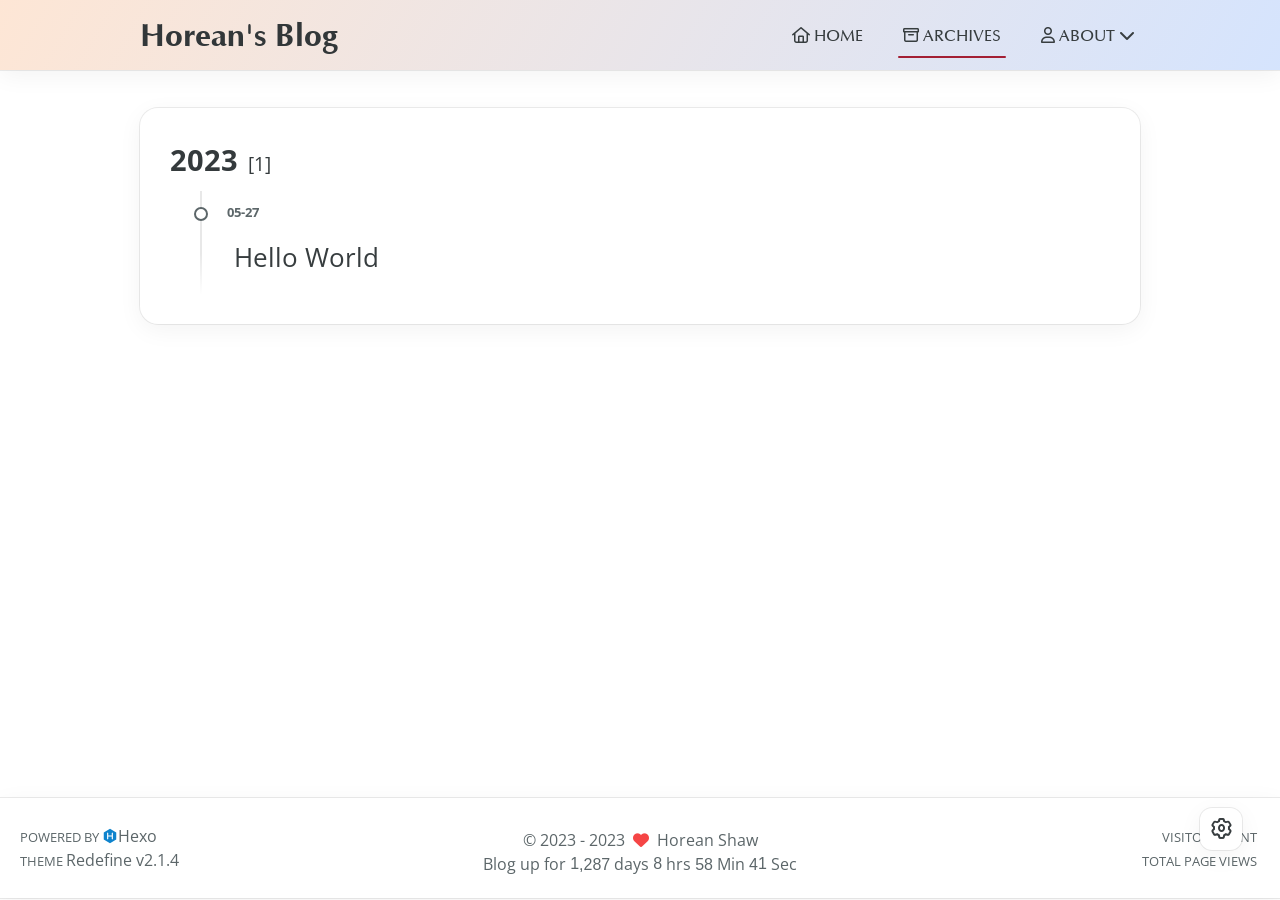
<file: archives/2023/05/index.html>
<!DOCTYPE html>
<html lang="zh">
<head>
    <meta charset="utf-8">
    <meta name="viewport" content="width=device-width, initial-scale=1">
    <meta name="keywords" content="Hexo Theme Redefine">
    
    <meta name="author" content="Horean Shaw">
    <!-- preconnect -->
    <link rel="preconnect" href="https://fonts.googleapis.com">
    <link rel="preconnect" href="https://fonts.gstatic.com" crossorigin>
    
    
    <!--- Seo Part-->
    
    <link rel="canonical" href="https://blog.horean0574.top/archives/2023/05/"/>
    <meta name="robots" content="index,follow">
    <meta name="googlebot" content="index,follow">
    <meta name="revisit-after" content="1 days">
    
        <meta name="description" content="Horean&#39;s Blog">
<meta property="og:type" content="website">
<meta property="og:title" content="Horean&#39;s Blog">
<meta property="og:url" content="https://blog.horean0574.top/archives/2023/05/index.html">
<meta property="og:site_name" content="Horean&#39;s Blog">
<meta property="og:description" content="Horean&#39;s Blog">
<meta property="og:locale">
<meta property="article:author" content="Horean Shaw">
<meta name="twitter:card" content="summary">
    
    
    <!--- Icon Part-->
    <link rel="icon" type="image/png" href="/images/redefine-favicon.svg" sizes="192x192">
    <link rel="apple-touch-icon" sizes="180x180" href="/images/redefine-favicon.svg">
    <meta name="theme-color" content="#A31F34">
    <link rel="shortcut icon" href="/images/redefine-favicon.svg">
    <!--- Page Info-->
    
    <title>
        
            Archive: 2023/5 -
        
        Horean&#39;s Blog
    </title>
    
<link rel="stylesheet" href="/css/style.css">

    
<link rel="stylesheet" href="/assets/fonts.css">

    <!--- Font Part-->
    
    
    
    

    <!--- Inject Part-->
    
    <script id="hexo-configurations">
    let Global = window.Global || {};
    Global.hexo_config = {"hostname":"blog.horean0574.top","root":"/","language":"zh"};
    Global.theme_config = {"articles":{"style":{"font_size":"16px","line_height":1.5,"image_border_radius":"14px","image_alignment":"center","image_caption":false,"link_icon":true},"word_count":{"enable":true,"count":true,"min2read":true},"author_label":{"enable":true,"auto":false,"list":[]},"code_block":{"copy":true,"style":"mac","font":{"enable":false,"family":null,"url":null}},"toc":{"enable":true,"max_depth":3,"number":false,"expand":true,"init_open":true},"copyright":true,"lazyload":true,"recommendation":{"enable":false,"title":"推荐阅读","limit":3,"placeholder":"/images/wallhaven-wqery6-light.webp","skip_dirs":[]}},"colors":{"primary":"#A31F34","secondary":null},"global":{"fonts":{"chinese":{"enable":false,"family":null,"url":null},"english":{"enable":false,"family":null,"url":null}},"content_max_width":"1000px","sidebar_width":"210px","hover":{"shadow":true,"scale":false},"scroll_progress":{"bar":false,"percentage":true},"busuanzi_counter":{"enable":true,"site_pv":true,"site_uv":true,"post_pv":true},"pjax":true,"open_graph":true,"google_analytics":{"enable":false,"id":null}},"home_banner":{"enable":true,"style":"fixed","image":{"light":"/images/wallhaven-wqery6-light.webp","dark":"/images/wallhaven-wqery6-dark.webp"},"title":"Horean's Blog","subtitle":{"text":[],"hitokoto":{"enable":false,"api":"https://v1.hitokoto.cn"},"typing_speed":100,"backing_speed":80,"starting_delay":500,"backing_delay":1500,"loop":true,"smart_backspace":true},"text_color":{"light":"#fff","dark":"#d1d1b6"},"text_style":{"title_size":"2.8rem","subtitle_size":"1.5rem","line_height":1.2},"custom_font":{"enable":false,"family":null,"url":null},"social_links":{"enable":false,"links":{"github":"https://github.com/Horean0574/","instagram":null,"zhihu":null,"twitter":null,"email":"Horean0574@outlook.com"}}},"plugins":{"feed":{"enable":false},"aplayer":{"enable":false,"type":"fixed","audios":[{"name":null,"artist":null,"url":null,"cover":null}]},"mermaid":{"enable":false,"version":"9.3.0"}},"version":"2.1.4","navbar":{"auto_hide":false,"color":{"left":"#f78736","right":"#367df7","transparency":35},"links":{"Home":{"path":"/","icon":"fa-regular fa-house"},"Archives":{"path":"/archives","icon":"fa-regular fa-archive"},"About":{"icon":"fa-regular fa-user","submenus":{"Me":"/about","Github":"https://github.com/Horean0574/","Blog":"https://ohevan.com"}}},"search":{"enable":false,"preload":true}},"page_templates":{"friends_column":2,"tags_style":"blur"},"home":{"sidebar":{"enable":true,"position":"left","first_item":"menu","announcement":null,"links":{"Archives":{"path":"/archives","icon":"fa-regular fa-archive"}}},"article_date_format":"auto","categories":{"enable":true,"limit":3},"tags":{"enable":true,"limit":3}}};
    Global.language_ago = {"second":"%s seconds ago","minute":"%s minutes ago","hour":"%s hours ago","day":"%s days ago","week":"%s weeks ago","month":"%s months ago","year":"%s years ago"};
    Global.data_config = {"masonry":false};
  </script>
    
    <!--- Fontawesome Part-->
    
<link rel="stylesheet" href="/fontawesome/fontawesome.min.css">

    
<link rel="stylesheet" href="/fontawesome/brands.min.css">

    
<link rel="stylesheet" href="/fontawesome/solid.min.css">

    
<link rel="stylesheet" href="/fontawesome/regular.min.css">

    
    
    
    
<meta name="generator" content="Hexo 6.3.0"></head>


<body>
<div class="progress-bar-container">
    

    
        <span class="pjax-progress-bar"></span>
        <span class="pjax-progress-icon">
            <i class="fa-solid fa-circle-notch fa-spin"></i>
        </span>
    
</div>


<main class="page-container">

    

    <div class="main-content-container">

        <div class="main-content-header">
            <header class="navbar-container">
    
    <div class="navbar-content">
        <div class="left">
            
            <a class="logo-title" href="/">
                
                Horean&#39;s Blog
                
            </a>
        </div>

        <div class="right">
            <!-- PC -->
            <div class="desktop">
                <ul class="navbar-list">
                    
                        
                            <li class="navbar-item">
                                <!-- Menu -->
                                <a class="" 
                                    href="/"  >
                                    
                                        
                                            <i class="fa-regular fa-house"></i>
                                        
                                        HOME
                                    
                                </a>
                                <!-- Submenu -->
                                
                            </li>
                    
                        
                            <li class="navbar-item">
                                <!-- Menu -->
                                <a class="active" 
                                    href="/archives"  >
                                    
                                        
                                            <i class="fa-regular fa-archive"></i>
                                        
                                        ARCHIVES
                                    
                                </a>
                                <!-- Submenu -->
                                
                            </li>
                    
                        
                            <li class="navbar-item">
                                <!-- Menu -->
                                <a class="has-dropdown" 
                                    href="#" onClick="return false;">
                                    
                                        
                                            <i class="fa-regular fa-user"></i>
                                        
                                        ABOUT&nbsp;<i class="fa-solid fa-chevron-down"></i>
                                    
                                </a>
                                <!-- Submenu -->
                                
                                    <ul class="sub-menu">
                                    
                                        <li>
                                        <a href="/about">ME
                                        </a>
                                        </li>
                                    
                                        <li>
                                        <a target="_blank" rel="noopener" href="https://github.com/Horean0574/">GITHUB
                                        </a>
                                        </li>
                                    
                                        <li>
                                        <a target="_blank" rel="noopener" href="https://ohevan.com">BLOG
                                        </a>
                                        </li>
                                    
                                    </ul>
                                
                            </li>
                    
                    
                </ul>
            </div>
            <!-- Mobile -->
            <div class="mobile">
                
                <div class="icon-item navbar-bar">
                    <div class="navbar-bar-middle"></div>
                </div>
            </div>
        </div>
    </div>

    <!-- Mobile drawer -->
    <div class="navbar-drawer">
        <ul class="drawer-navbar-list">
            
                
                    <li class="drawer-navbar-item flex-center">
                        <a class="" 
                        href="/"  >
                             
                                
                                    <i class="fa-regular fa-house"></i>
                                
                                HOME
                            
                        </a>
                    </li>
                    <!-- Submenu -->
                    
            
                
                    <li class="drawer-navbar-item flex-center">
                        <a class="active" 
                        href="/archives"  >
                             
                                
                                    <i class="fa-regular fa-archive"></i>
                                
                                ARCHIVES
                            
                        </a>
                    </li>
                    <!-- Submenu -->
                    
            
                
                    <li class="drawer-navbar-item flex-center">
                        <a class="has-dropdown" 
                        href="#" onClick="return false;">
                            
                                
                                    <i class="fa-regular fa-user"></i>
                                
                                ABOUT&nbsp;<i class="fa-solid fa-chevron-down"></i>
                            
                        </a>
                    </li>
                    <!-- Submenu -->
                              
                        
                            <li class="dropdown-item flex-center">
                                <a class="dropdown-item" href="/about">ME</a>
                            </li>
                        
                            <li class="dropdown-item flex-center">
                                <a class="dropdown-item" target="_blank" rel="noopener" href="https://github.com/Horean0574/">GITHUB</a>
                            </li>
                        
                            <li class="dropdown-item flex-center">
                                <a class="dropdown-item" target="_blank" rel="noopener" href="https://ohevan.com">BLOG</a>
                            </li>
                        
                    
            

        </ul>
    </div>

    <div class="window-mask"></div>

</header>


        </div>

        <div class="main-content-body">

            

            <div class="main-content">

                
                    <div class="fade-in-down-animation">
    <div class="archive-container ">
        
<div class="archive-list-container">
    
        <section class="archive-item">
            <div class="archive-item-header">
                <span class="archive-year">2023</span>
                <span class="archive-year-post-count">[1]</span>
            </div>
            <ul class="article-list">
              
              <li class="article-item" date-is='05-27'>
                <a href="/2023/05/27/hello-world/">
                  <span class="article-title">Hello World</span>
                </a>
              </li>
              
            </ul>
        </section>
    
</div>

    </div>
</div>

                

            </div>
            
            

        </div>

        <div class="main-content-footer">
            <footer class="footer">
    <div class="info-container">
        <div class="copyright-info">
            &copy;
            
              <span>2023</span>
              -
            
            2023&nbsp;&nbsp;<i class="fa-solid fa-heart fa-beat" style="--fa-animation-duration: 0.5s; color: #f54545"></i>&nbsp;&nbsp;<a href="/">Horean Shaw</a>
        </div>
        
            <script async data-pjax src="//busuanzi.ibruce.info/busuanzi/2.3/busuanzi.pure.mini.js"></script>
            <div class="website-count info-item">
                
                    <span id="busuanzi_container_site_uv" class="busuanzi_container_site_uv">
                        VISITOR COUNT&nbsp;<span id="busuanzi_value_site_uv" class="busuanzi_value_site_uv"></span>
                    </span>
                
                
                    <span id="busuanzi_container_site_pv" class="busuanzi_container_site_pv">
                        TOTAL PAGE VIEWS&nbsp;<span id="busuanzi_value_site_pv" class="busuanzi_value_site_pv"></span>
                    </span>
                
            </div>
        
        <div class="theme-info info-item">
            <span class="powered-by-container">POWERED BY <?xml version="1.0" encoding="utf-8"?><!DOCTYPE svg PUBLIC "-//W3C//DTD SVG 1.1//EN" "http://www.w3.org/Graphics/SVG/1.1/DTD/svg11.dtd"><svg version="1.1" id="圖層_1" xmlns="http://www.w3.org/2000/svg" xmlns:xlink="http://www.w3.org/1999/xlink" x="0px" y="0px" width="1rem" height="1rem" viewBox="0 0 512 512" enable-background="new 0 0 512 512" xml:space="preserve"><path fill="#0E83CD" d="M256.4,25.8l-200,115.5L56,371.5l199.6,114.7l200-115.5l0.4-230.2L256.4,25.8z M349,354.6l-18.4,10.7l-18.6-11V275H200v79.6l-18.4,10.7l-18.6-11v-197l18.5-10.6l18.5,10.8V237h112v-79.6l18.5-10.6l18.5,10.8V354.6z"/></svg><a target="_blank" href="https://hexo.io">Hexo</a></span>
                <br>
            <span class="theme-version-container">THEME&nbsp;<a class="theme-version" target="_blank" href="https://github.com/EvanNotFound/hexo-theme-redefine">Redefine v2.1.4</a>
        </div>
        
        
        
            <div id="start_div" style="display:none">
                2023/5/27 17:26:47
            </div>
            <div>
                Blog up for <span class="odometer" id="runtime_days" ></span> days <span class="odometer" id="runtime_hours"></span> hrs <span class="odometer" id="runtime_minutes"></span> Min <span class="odometer" id="runtime_seconds"></span> Sec
            </div>
        
        
        
            <script async data-pjax>
                try {
                    function odometer_init() {
                    const elements = document.querySelectorAll('.odometer');
                    elements.forEach(el => {
                        new Odometer({
                            el,
                            format: '( ddd).dd',
                            duration: 200
                        });
                    });
                    }
                    odometer_init();
                } catch (error) {}
            </script>
        
        
        
    </div>  
</footer>
        </div>
    </div>

    

    <div class="right-side-tools-container">
        <div class="side-tools-container">
    <ul class="hidden-tools-list">
        <li class="right-bottom-tools tool-font-adjust-plus flex-center">
            <i class="fa-regular fa-magnifying-glass-plus"></i>
        </li>

        <li class="right-bottom-tools tool-font-adjust-minus flex-center">
            <i class="fa-regular fa-magnifying-glass-minus"></i>
        </li>

        <li class="right-bottom-tools tool-expand-width flex-center">
            <i class="fa-regular fa-expand"></i>
        </li>

        <li class="right-bottom-tools tool-dark-light-toggle flex-center">
            <i class="fa-regular fa-moon"></i>
        </li>

        <!-- rss -->
        

        

        <li class="right-bottom-tools tool-scroll-to-bottom flex-center">
            <i class="fa-regular fa-arrow-down"></i>
        </li>
    </ul>

    <ul class="visible-tools-list">
        <li class="right-bottom-tools toggle-tools-list flex-center">
            <i class="fa-regular fa-cog fa-spin"></i>
        </li>
        
            <li class="right-bottom-tools tool-scroll-to-top flex-center">
                <i class="arrow-up fas fa-arrow-up"></i>
                <span class="percent"></span>
            </li>
        
        
    </ul>
</div>

    </div>

    <div class="image-viewer-container">
    <img src="">
</div>


    


</main>




<script src="/js/utils.js"></script>

<script src="/js/main.js"></script>

<script src="/js/layouts/navbarShrink.js"></script>

<script src="/js/tools/scrollTopBottom.js"></script>

<script src="/js/tools/lightDarkSwitch.js"></script>





    
<script src="/js/tools/codeBlock.js"></script>




    
<script src="/js/layouts/lazyload.js"></script>




    
<script src="/js/tools/runtime.js"></script>

    
<script src="/js/layouts/odometer.min.js"></script>

    
<link rel="stylesheet" href="/assets/odometer-theme-minimal.css">




  
<script src="/js/libs/Typed.min.js"></script>

  
<script src="/js/plugins/typed.js"></script>







<div class="post-scripts pjax">
    
</div>


    
<script src="/js/libs/pjax.min.js"></script>

<script>
    window.addEventListener('DOMContentLoaded', () => {
        window.pjax = new Pjax({
            selectors: [
                'head title',
                '.page-container',
                '.pjax',
            ],
            history: true,
            debug: false,
            cacheBust: false,
            timeout: 0,
            analytics: false,
            currentUrlFullReload: false,
            scrollRestoration: false,
            // scrollTo: true,
        });

        document.addEventListener('pjax:send', () => {
            Global.utils.pjaxProgressBarStart();
        });

        document.addEventListener('pjax:complete', () => {
            Global.utils.pjaxProgressBarEnd();
            window.pjax.executeScripts(document.querySelectorAll('script[data-pjax], .pjax script'));
            Global.refresh();
        });
    });
</script>




</body>
</html>
</file>
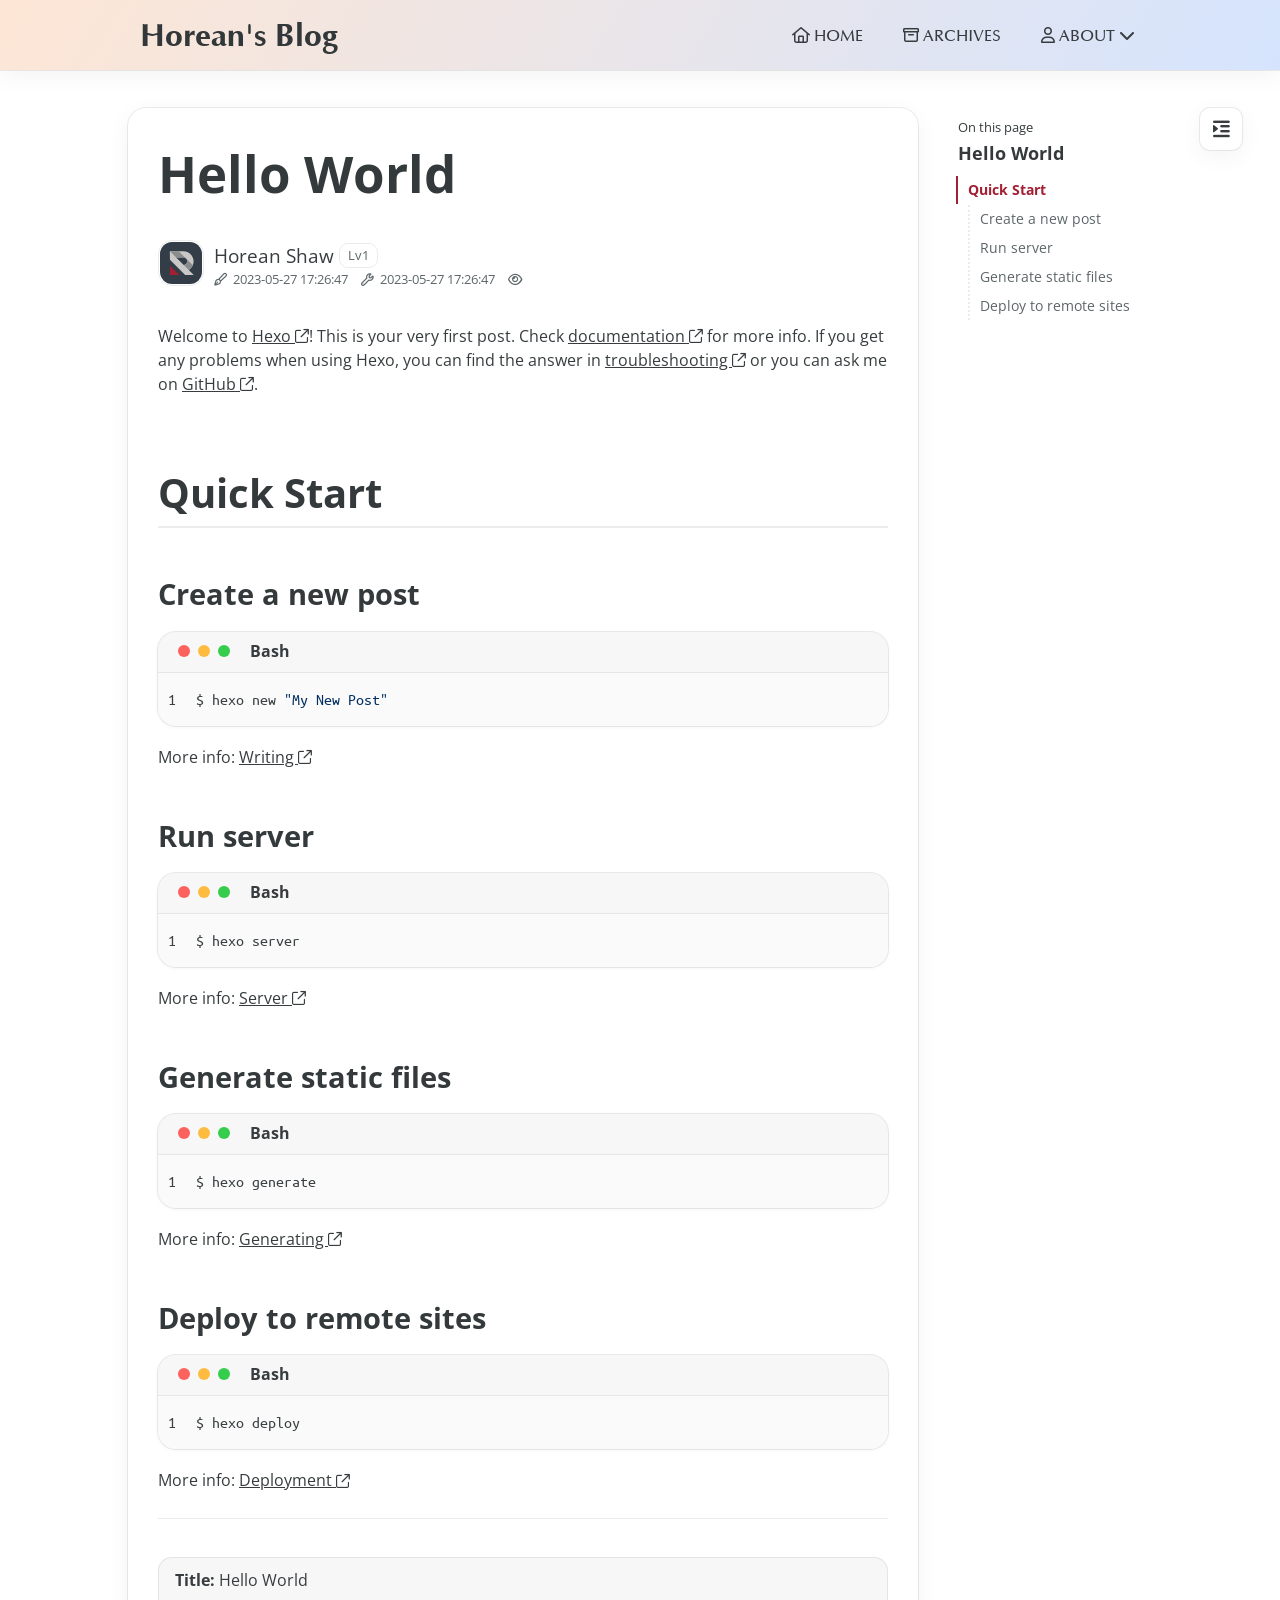
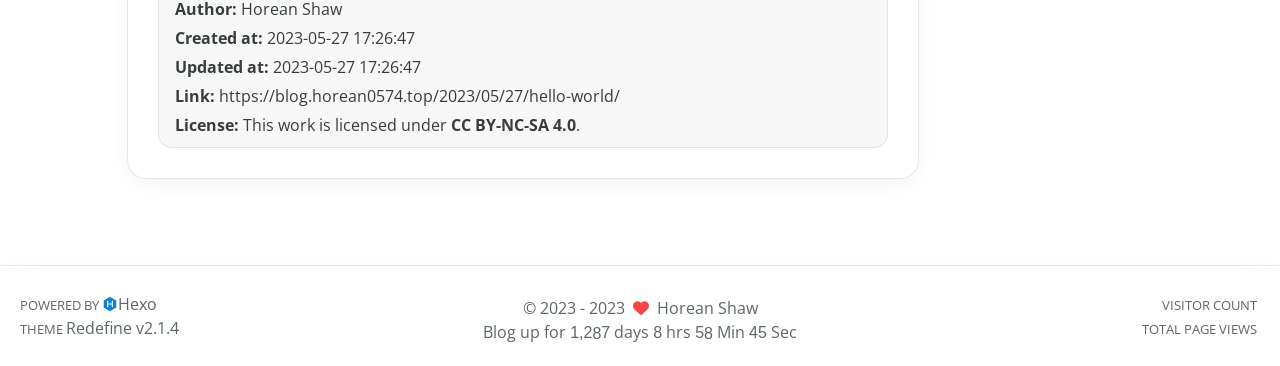
<file: 2023/05/27/hello-world/index.html>
<!DOCTYPE html>
<html lang="zh">
<head>
    <meta charset="utf-8">
    <meta name="viewport" content="width=device-width, initial-scale=1">
    <meta name="keywords" content="Hexo Theme Redefine">
    
    <meta name="author" content="Horean Shaw">
    <!-- preconnect -->
    <link rel="preconnect" href="https://fonts.googleapis.com">
    <link rel="preconnect" href="https://fonts.gstatic.com" crossorigin>
    
    
    <!--- Seo Part-->
    
    <link rel="canonical" href="https://blog.horean0574.top/2023/05/27/hello-world/"/>
    <meta name="robots" content="index,follow">
    <meta name="googlebot" content="index,follow">
    <meta name="revisit-after" content="1 days">
    
        <meta name="description" content="Welcome to Hexo ! This is your very first post. Check documentation  for more info. If you get any problems when using Hexo, you can find the answer in troubleshooting  or you can ask me on GitHub . Q">
<meta property="og:type" content="article">
<meta property="og:title" content="Hello World">
<meta property="og:url" content="https://blog.horean0574.top/2023/05/27/hello-world/index.html">
<meta property="og:site_name" content="Horean&#39;s Blog">
<meta property="og:description" content="Welcome to Hexo ! This is your very first post. Check documentation  for more info. If you get any problems when using Hexo, you can find the answer in troubleshooting  or you can ask me on GitHub . Q">
<meta property="og:locale">
<meta property="article:published_time" content="2023-05-27T09:26:47.207Z">
<meta property="article:modified_time" content="2023-05-27T09:26:47.207Z">
<meta property="article:author" content="Horean Shaw">
<meta name="twitter:card" content="summary">
    
    
    <!--- Icon Part-->
    <link rel="icon" type="image/png" href="/images/redefine-favicon.svg" sizes="192x192">
    <link rel="apple-touch-icon" sizes="180x180" href="/images/redefine-favicon.svg">
    <meta name="theme-color" content="#A31F34">
    <link rel="shortcut icon" href="/images/redefine-favicon.svg">
    <!--- Page Info-->
    
    <title>
        
            Hello World -
        
        Horean&#39;s Blog
    </title>
    
<link rel="stylesheet" href="/css/style.css">

    
<link rel="stylesheet" href="/assets/fonts.css">

    <!--- Font Part-->
    
    
    
    

    <!--- Inject Part-->
    
    <script id="hexo-configurations">
    let Global = window.Global || {};
    Global.hexo_config = {"hostname":"blog.horean0574.top","root":"/","language":"zh"};
    Global.theme_config = {"articles":{"style":{"font_size":"16px","line_height":1.5,"image_border_radius":"14px","image_alignment":"center","image_caption":false,"link_icon":true},"word_count":{"enable":true,"count":true,"min2read":true},"author_label":{"enable":true,"auto":false,"list":[]},"code_block":{"copy":true,"style":"mac","font":{"enable":false,"family":null,"url":null}},"toc":{"enable":true,"max_depth":3,"number":false,"expand":true,"init_open":true},"copyright":true,"lazyload":true,"recommendation":{"enable":false,"title":"推荐阅读","limit":3,"placeholder":"/images/wallhaven-wqery6-light.webp","skip_dirs":[]}},"colors":{"primary":"#A31F34","secondary":null},"global":{"fonts":{"chinese":{"enable":false,"family":null,"url":null},"english":{"enable":false,"family":null,"url":null}},"content_max_width":"1000px","sidebar_width":"210px","hover":{"shadow":true,"scale":false},"scroll_progress":{"bar":false,"percentage":true},"busuanzi_counter":{"enable":true,"site_pv":true,"site_uv":true,"post_pv":true},"pjax":true,"open_graph":true,"google_analytics":{"enable":false,"id":null}},"home_banner":{"enable":true,"style":"fixed","image":{"light":"/images/wallhaven-wqery6-light.webp","dark":"/images/wallhaven-wqery6-dark.webp"},"title":"Horean's Blog","subtitle":{"text":[],"hitokoto":{"enable":false,"api":"https://v1.hitokoto.cn"},"typing_speed":100,"backing_speed":80,"starting_delay":500,"backing_delay":1500,"loop":true,"smart_backspace":true},"text_color":{"light":"#fff","dark":"#d1d1b6"},"text_style":{"title_size":"2.8rem","subtitle_size":"1.5rem","line_height":1.2},"custom_font":{"enable":false,"family":null,"url":null},"social_links":{"enable":false,"links":{"github":"https://github.com/Horean0574/","instagram":null,"zhihu":null,"twitter":null,"email":"Horean0574@outlook.com"}}},"plugins":{"feed":{"enable":false},"aplayer":{"enable":false,"type":"fixed","audios":[{"name":null,"artist":null,"url":null,"cover":null}]},"mermaid":{"enable":false,"version":"9.3.0"}},"version":"2.1.4","navbar":{"auto_hide":false,"color":{"left":"#f78736","right":"#367df7","transparency":35},"links":{"Home":{"path":"/","icon":"fa-regular fa-house"},"Archives":{"path":"/archives","icon":"fa-regular fa-archive"},"About":{"icon":"fa-regular fa-user","submenus":{"Me":"/about","Github":"https://github.com/Horean0574/","Blog":"https://ohevan.com"}}},"search":{"enable":false,"preload":true}},"page_templates":{"friends_column":2,"tags_style":"blur"},"home":{"sidebar":{"enable":true,"position":"left","first_item":"menu","announcement":null,"links":{"Archives":{"path":"/archives","icon":"fa-regular fa-archive"}}},"article_date_format":"auto","categories":{"enable":true,"limit":3},"tags":{"enable":true,"limit":3}}};
    Global.language_ago = {"second":"%s seconds ago","minute":"%s minutes ago","hour":"%s hours ago","day":"%s days ago","week":"%s weeks ago","month":"%s months ago","year":"%s years ago"};
    Global.data_config = {"masonry":false};
  </script>
    
    <!--- Fontawesome Part-->
    
<link rel="stylesheet" href="/fontawesome/fontawesome.min.css">

    
<link rel="stylesheet" href="/fontawesome/brands.min.css">

    
<link rel="stylesheet" href="/fontawesome/solid.min.css">

    
<link rel="stylesheet" href="/fontawesome/regular.min.css">

    
    
    
    
<meta name="generator" content="Hexo 6.3.0"></head>


<body>
<div class="progress-bar-container">
    

    
        <span class="pjax-progress-bar"></span>
        <span class="pjax-progress-icon">
            <i class="fa-solid fa-circle-notch fa-spin"></i>
        </span>
    
</div>


<main class="page-container">

    

    <div class="main-content-container">

        <div class="main-content-header">
            <header class="navbar-container">
    
    <div class="navbar-content">
        <div class="left">
            
            <a class="logo-title" href="/">
                
                Horean&#39;s Blog
                
            </a>
        </div>

        <div class="right">
            <!-- PC -->
            <div class="desktop">
                <ul class="navbar-list">
                    
                        
                            <li class="navbar-item">
                                <!-- Menu -->
                                <a class="" 
                                    href="/"  >
                                    
                                        
                                            <i class="fa-regular fa-house"></i>
                                        
                                        HOME
                                    
                                </a>
                                <!-- Submenu -->
                                
                            </li>
                    
                        
                            <li class="navbar-item">
                                <!-- Menu -->
                                <a class="" 
                                    href="/archives"  >
                                    
                                        
                                            <i class="fa-regular fa-archive"></i>
                                        
                                        ARCHIVES
                                    
                                </a>
                                <!-- Submenu -->
                                
                            </li>
                    
                        
                            <li class="navbar-item">
                                <!-- Menu -->
                                <a class="has-dropdown" 
                                    href="#" onClick="return false;">
                                    
                                        
                                            <i class="fa-regular fa-user"></i>
                                        
                                        ABOUT&nbsp;<i class="fa-solid fa-chevron-down"></i>
                                    
                                </a>
                                <!-- Submenu -->
                                
                                    <ul class="sub-menu">
                                    
                                        <li>
                                        <a href="/about">ME
                                        </a>
                                        </li>
                                    
                                        <li>
                                        <a target="_blank" rel="noopener" href="https://github.com/Horean0574/">GITHUB
                                        </a>
                                        </li>
                                    
                                        <li>
                                        <a target="_blank" rel="noopener" href="https://ohevan.com">BLOG
                                        </a>
                                        </li>
                                    
                                    </ul>
                                
                            </li>
                    
                    
                </ul>
            </div>
            <!-- Mobile -->
            <div class="mobile">
                
                <div class="icon-item navbar-bar">
                    <div class="navbar-bar-middle"></div>
                </div>
            </div>
        </div>
    </div>

    <!-- Mobile drawer -->
    <div class="navbar-drawer">
        <ul class="drawer-navbar-list">
            
                
                    <li class="drawer-navbar-item flex-center">
                        <a class="" 
                        href="/"  >
                             
                                
                                    <i class="fa-regular fa-house"></i>
                                
                                HOME
                            
                        </a>
                    </li>
                    <!-- Submenu -->
                    
            
                
                    <li class="drawer-navbar-item flex-center">
                        <a class="" 
                        href="/archives"  >
                             
                                
                                    <i class="fa-regular fa-archive"></i>
                                
                                ARCHIVES
                            
                        </a>
                    </li>
                    <!-- Submenu -->
                    
            
                
                    <li class="drawer-navbar-item flex-center">
                        <a class="has-dropdown" 
                        href="#" onClick="return false;">
                            
                                
                                    <i class="fa-regular fa-user"></i>
                                
                                ABOUT&nbsp;<i class="fa-solid fa-chevron-down"></i>
                            
                        </a>
                    </li>
                    <!-- Submenu -->
                              
                        
                            <li class="dropdown-item flex-center">
                                <a class="dropdown-item" href="/about">ME</a>
                            </li>
                        
                            <li class="dropdown-item flex-center">
                                <a class="dropdown-item" target="_blank" rel="noopener" href="https://github.com/Horean0574/">GITHUB</a>
                            </li>
                        
                            <li class="dropdown-item flex-center">
                                <a class="dropdown-item" target="_blank" rel="noopener" href="https://ohevan.com">BLOG</a>
                            </li>
                        
                    
            

        </ul>
    </div>

    <div class="window-mask"></div>

</header>


        </div>

        <div class="main-content-body">

            

            <div class="main-content">

                
                    <div class="fade-in-down-animation">
    <div class="post-page-container">
        <div class="article-content-container">

            
            
                <div class="article-title">
                    <h1 class="article-title-regular">Hello World</h1>
                </div>
            
                
            

            
                <div class="article-header">
                    <div class="avatar">
                        <img src="/images/redefine-avatar.svg">
                    </div>
                    <div class="info">
                        <div class="author">
                            <span class="name">Horean Shaw</span>
                            
                                <span class="author-label">Lv1</span>
                            
                        </div>
                        <div class="meta-info">
                            <div class="article-meta-info">
    <span class="article-date article-meta-item">
        <i class="fa-regular fa-pen-fancy"></i>&nbsp;
        <span class="desktop">2023-05-27 17:26:47</span>
        <span class="mobile">2023-05-27 17:26</span>
        <span class="hover-info">Created</span>
    </span>
    
        <span class="article-date article-meta-item">
            <i class="fa-regular fa-wrench"></i>&nbsp;
            <span class="desktop">2023-05-27 17:26:47</span>
            <span class="mobile">2023-05-27 17:26</span>
            <span class="hover-info">Updated</span>
        </span>
    

    
    

    
    
    
    
        <span class="article-pv article-meta-item">
            <i class="fa-regular fa-eye"></i>&nbsp;<span id="busuanzi_value_page_pv"></span>
        </span>
    
</div>

                        </div>
                    </div>
                </div>
            

            <div class="article-content markdown-body">
                <p>Welcome to <a class="link"   target="_blank" rel="noopener" href="https://hexo.io/" >Hexo <i class="fa-regular fa-arrow-up-right-from-square fa-sm"></i></a>! This is your very first post. Check <a class="link"   target="_blank" rel="noopener" href="https://hexo.io/docs/" >documentation <i class="fa-regular fa-arrow-up-right-from-square fa-sm"></i></a> for more info. If you get any problems when using Hexo, you can find the answer in <a class="link"   target="_blank" rel="noopener" href="https://hexo.io/docs/troubleshooting.html" >troubleshooting <i class="fa-regular fa-arrow-up-right-from-square fa-sm"></i></a> or you can ask me on <a class="link"   target="_blank" rel="noopener" href="https://github.com/hexojs/hexo/issues" >GitHub <i class="fa-regular fa-arrow-up-right-from-square fa-sm"></i></a>.</p>
<h2 id="Quick-Start"><a href="#Quick-Start" class="headerlink" title="Quick Start"></a>Quick Start</h2><h3 id="Create-a-new-post"><a href="#Create-a-new-post" class="headerlink" title="Create a new post"></a>Create a new post</h3><div class="highlight-container" data-rel="Bash"><figure class="iseeu highlight bash"><table><tr><td class="gutter"><pre><span class="line">1</span><br></pre></td><td class="code"><pre><span class="line">$ hexo new <span class="string">&quot;My New Post&quot;</span></span><br></pre></td></tr></table></figure></div>

<p>More info: <a class="link"   target="_blank" rel="noopener" href="https://hexo.io/docs/writing.html" >Writing <i class="fa-regular fa-arrow-up-right-from-square fa-sm"></i></a></p>
<h3 id="Run-server"><a href="#Run-server" class="headerlink" title="Run server"></a>Run server</h3><div class="highlight-container" data-rel="Bash"><figure class="iseeu highlight bash"><table><tr><td class="gutter"><pre><span class="line">1</span><br></pre></td><td class="code"><pre><span class="line">$ hexo server</span><br></pre></td></tr></table></figure></div>

<p>More info: <a class="link"   target="_blank" rel="noopener" href="https://hexo.io/docs/server.html" >Server <i class="fa-regular fa-arrow-up-right-from-square fa-sm"></i></a></p>
<h3 id="Generate-static-files"><a href="#Generate-static-files" class="headerlink" title="Generate static files"></a>Generate static files</h3><div class="highlight-container" data-rel="Bash"><figure class="iseeu highlight bash"><table><tr><td class="gutter"><pre><span class="line">1</span><br></pre></td><td class="code"><pre><span class="line">$ hexo generate</span><br></pre></td></tr></table></figure></div>

<p>More info: <a class="link"   target="_blank" rel="noopener" href="https://hexo.io/docs/generating.html" >Generating <i class="fa-regular fa-arrow-up-right-from-square fa-sm"></i></a></p>
<h3 id="Deploy-to-remote-sites"><a href="#Deploy-to-remote-sites" class="headerlink" title="Deploy to remote sites"></a>Deploy to remote sites</h3><div class="highlight-container" data-rel="Bash"><figure class="iseeu highlight bash"><table><tr><td class="gutter"><pre><span class="line">1</span><br></pre></td><td class="code"><pre><span class="line">$ hexo deploy</span><br></pre></td></tr></table></figure></div>

<p>More info: <a class="link"   target="_blank" rel="noopener" href="https://hexo.io/docs/one-command-deployment.html" >Deployment <i class="fa-regular fa-arrow-up-right-from-square fa-sm"></i></a></p>

            </div>

            
                <div class="post-copyright-info">
                    <div class="article-copyright-info-container">
    <ul>
        <li><strong>Title:</strong> Hello World</li>
        <li><strong>Author:</strong> Horean Shaw</li>
        <li><strong>Created at:</strong> 2023-05-27 17:26:47</li>
        
            <li>
                <strong>Updated at:</strong> 2023-05-27 17:26:47
            </li>
        
        <li>
            <strong>Link:</strong> https://blog.horean0574.top/2023/05/27/hello-world/
        </li>
        <li>
            <strong>License:</strong> This work is licensed under <a class="license" target="_blank" rel="noopener" href="https://creativecommons.org/licenses/by-nc-sa/4.0/deed.zh">CC BY-NC-SA 4.0</a>.
        </li>
    </ul>
</div>

                </div>
            

            

            

            


            
        </div>

        
            <div class="toc-content-container">
                <div class="post-toc-wrap">
    <div class="post-toc">
        <div class="toc-title">On this page</div>
        <div class="page-title">Hello World</div>
        <ol class="nav"><li class="nav-item nav-level-2"><a class="nav-link" href="#Quick-Start"><span class="nav-text">Quick Start</span></a><ol class="nav-child"><li class="nav-item nav-level-3"><a class="nav-link" href="#Create-a-new-post"><span class="nav-text">Create a new post</span></a></li><li class="nav-item nav-level-3"><a class="nav-link" href="#Run-server"><span class="nav-text">Run server</span></a></li><li class="nav-item nav-level-3"><a class="nav-link" href="#Generate-static-files"><span class="nav-text">Generate static files</span></a></li><li class="nav-item nav-level-3"><a class="nav-link" href="#Deploy-to-remote-sites"><span class="nav-text">Deploy to remote sites</span></a></li></ol></li></ol>

    </div>
</div>
            </div>
        
    </div>
</div>


                

            </div>
            
            

        </div>

        <div class="main-content-footer">
            <footer class="footer">
    <div class="info-container">
        <div class="copyright-info">
            &copy;
            
              <span>2023</span>
              -
            
            2023&nbsp;&nbsp;<i class="fa-solid fa-heart fa-beat" style="--fa-animation-duration: 0.5s; color: #f54545"></i>&nbsp;&nbsp;<a href="/">Horean Shaw</a>
        </div>
        
            <script async data-pjax src="//busuanzi.ibruce.info/busuanzi/2.3/busuanzi.pure.mini.js"></script>
            <div class="website-count info-item">
                
                    <span id="busuanzi_container_site_uv" class="busuanzi_container_site_uv">
                        VISITOR COUNT&nbsp;<span id="busuanzi_value_site_uv" class="busuanzi_value_site_uv"></span>
                    </span>
                
                
                    <span id="busuanzi_container_site_pv" class="busuanzi_container_site_pv">
                        TOTAL PAGE VIEWS&nbsp;<span id="busuanzi_value_site_pv" class="busuanzi_value_site_pv"></span>
                    </span>
                
            </div>
        
        <div class="theme-info info-item">
            <span class="powered-by-container">POWERED BY <?xml version="1.0" encoding="utf-8"?><!DOCTYPE svg PUBLIC "-//W3C//DTD SVG 1.1//EN" "http://www.w3.org/Graphics/SVG/1.1/DTD/svg11.dtd"><svg version="1.1" id="圖層_1" xmlns="http://www.w3.org/2000/svg" xmlns:xlink="http://www.w3.org/1999/xlink" x="0px" y="0px" width="1rem" height="1rem" viewBox="0 0 512 512" enable-background="new 0 0 512 512" xml:space="preserve"><path fill="#0E83CD" d="M256.4,25.8l-200,115.5L56,371.5l199.6,114.7l200-115.5l0.4-230.2L256.4,25.8z M349,354.6l-18.4,10.7l-18.6-11V275H200v79.6l-18.4,10.7l-18.6-11v-197l18.5-10.6l18.5,10.8V237h112v-79.6l18.5-10.6l18.5,10.8V354.6z"/></svg><a target="_blank" href="https://hexo.io">Hexo</a></span>
                <br>
            <span class="theme-version-container">THEME&nbsp;<a class="theme-version" target="_blank" href="https://github.com/EvanNotFound/hexo-theme-redefine">Redefine v2.1.4</a>
        </div>
        
        
        
            <div id="start_div" style="display:none">
                2023/5/27 17:26:47
            </div>
            <div>
                Blog up for <span class="odometer" id="runtime_days" ></span> days <span class="odometer" id="runtime_hours"></span> hrs <span class="odometer" id="runtime_minutes"></span> Min <span class="odometer" id="runtime_seconds"></span> Sec
            </div>
        
        
        
            <script async data-pjax>
                try {
                    function odometer_init() {
                    const elements = document.querySelectorAll('.odometer');
                    elements.forEach(el => {
                        new Odometer({
                            el,
                            format: '( ddd).dd',
                            duration: 200
                        });
                    });
                    }
                    odometer_init();
                } catch (error) {}
            </script>
        
        
        
    </div>  
</footer>
        </div>
    </div>

    
        <div class="post-tools">
            <div class="post-tools-container">
    <ul class="article-tools-list">
        <!-- TOC aside toggle -->
        
            <li class="right-bottom-tools page-aside-toggle">
                <i class="fa-regular fa-outdent"></i>
            </li>
        

        <!-- go comment -->
        
    </ul>
</div>

        </div>
    

    <div class="right-side-tools-container">
        <div class="side-tools-container">
    <ul class="hidden-tools-list">
        <li class="right-bottom-tools tool-font-adjust-plus flex-center">
            <i class="fa-regular fa-magnifying-glass-plus"></i>
        </li>

        <li class="right-bottom-tools tool-font-adjust-minus flex-center">
            <i class="fa-regular fa-magnifying-glass-minus"></i>
        </li>

        <li class="right-bottom-tools tool-expand-width flex-center">
            <i class="fa-regular fa-expand"></i>
        </li>

        <li class="right-bottom-tools tool-dark-light-toggle flex-center">
            <i class="fa-regular fa-moon"></i>
        </li>

        <!-- rss -->
        

        

        <li class="right-bottom-tools tool-scroll-to-bottom flex-center">
            <i class="fa-regular fa-arrow-down"></i>
        </li>
    </ul>

    <ul class="visible-tools-list">
        <li class="right-bottom-tools toggle-tools-list flex-center">
            <i class="fa-regular fa-cog fa-spin"></i>
        </li>
        
            <li class="right-bottom-tools tool-scroll-to-top flex-center">
                <i class="arrow-up fas fa-arrow-up"></i>
                <span class="percent"></span>
            </li>
        
        
    </ul>
</div>

    </div>

    <div class="image-viewer-container">
    <img src="">
</div>


    


</main>




<script src="/js/utils.js"></script>

<script src="/js/main.js"></script>

<script src="/js/layouts/navbarShrink.js"></script>

<script src="/js/tools/scrollTopBottom.js"></script>

<script src="/js/tools/lightDarkSwitch.js"></script>





    
<script src="/js/tools/codeBlock.js"></script>




    
<script src="/js/layouts/lazyload.js"></script>




    
<script src="/js/tools/runtime.js"></script>

    
<script src="/js/layouts/odometer.min.js"></script>

    
<link rel="stylesheet" href="/assets/odometer-theme-minimal.css">




  
<script src="/js/libs/Typed.min.js"></script>

  
<script src="/js/plugins/typed.js"></script>







<div class="post-scripts pjax">
    
        
<script src="/js/tools/tocToggle.js"></script>

<script src="/js/libs/anime.min.js"></script>

<script src="/js/layouts/toc.js"></script>

<script src="/js/plugins/tabs.js"></script>

    
</div>


    
<script src="/js/libs/pjax.min.js"></script>

<script>
    window.addEventListener('DOMContentLoaded', () => {
        window.pjax = new Pjax({
            selectors: [
                'head title',
                '.page-container',
                '.pjax',
            ],
            history: true,
            debug: false,
            cacheBust: false,
            timeout: 0,
            analytics: false,
            currentUrlFullReload: false,
            scrollRestoration: false,
            // scrollTo: true,
        });

        document.addEventListener('pjax:send', () => {
            Global.utils.pjaxProgressBarStart();
        });

        document.addEventListener('pjax:complete', () => {
            Global.utils.pjaxProgressBarEnd();
            window.pjax.executeScripts(document.querySelectorAll('script[data-pjax], .pjax script'));
            Global.refresh();
        });
    });
</script>




</body>
</html>
</file>
<file: css/style.css>
.fade-in-down-animation {
  animation-fill-mode: both;
  animation-duration: 1s;
  animation-name: fade-in-down;
  will-change: transform;
}
.title-hover-animation {
  display: inline-block;
  position: relative;
  border-bottom: none;
  line-height: 1.3;
  vertical-align: top;
  color: var(--second-text-color);
}
.title-hover-animation::before {
  content: "";
  position: absolute;
  width: 100%;
  height: 2px;
  bottom: -4px;
  left: 0;
  background-color: var(--second-text-color);
  visibility: hidden;
  transform: scaleX(0);
  transition-property: color, background, box-shadow, border-color, visibility, transform;
  transition-delay: 0s, 0s, 0s, 0s, 0s, 0s;
  transition-duration: 0.2s, 0.2s, 0.2s, 0.2s, 0.2s, 0.2s;
  transition-timing-function: ease, ease, ease, ease, ease-in-out, ease-in-out;
}
@-moz-keyframes fade-in-down {
  0% {
    opacity: 0;
    transform: translateY(-50px);
  }
  100% {
    opacity: 1;
    transform: translateY(0);
  }
}
@-webkit-keyframes fade-in-down {
  0% {
    opacity: 0;
    transform: translateY(-50px);
  }
  100% {
    opacity: 1;
    transform: translateY(0);
  }
}
@-o-keyframes fade-in-down {
  0% {
    opacity: 0;
    transform: translateY(-50px);
  }
  100% {
    opacity: 1;
    transform: translateY(0);
  }
}
@keyframes fade-in-down {
  0% {
    opacity: 0;
    transform: translateY(-50px);
  }
  100% {
    opacity: 1;
    transform: translateY(0);
  }
}
@-moz-keyframes icon-animate {
  0%, 100% {
    transform: scale(1);
  }
  10%, 30% {
    transform: scale(0.88);
  }
  20%, 40%, 60%, 80% {
    transform: scale(1.08);
  }
  50%, 70% {
    transform: scale(1.08);
  }
}
@-webkit-keyframes icon-animate {
  0%, 100% {
    transform: scale(1);
  }
  10%, 30% {
    transform: scale(0.88);
  }
  20%, 40%, 60%, 80% {
    transform: scale(1.08);
  }
  50%, 70% {
    transform: scale(1.08);
  }
}
@-o-keyframes icon-animate {
  0%, 100% {
    transform: scale(1);
  }
  10%, 30% {
    transform: scale(0.88);
  }
  20%, 40%, 60%, 80% {
    transform: scale(1.08);
  }
  50%, 70% {
    transform: scale(1.08);
  }
}
@keyframes icon-animate {
  0%, 100% {
    transform: scale(1);
  }
  10%, 30% {
    transform: scale(0.88);
  }
  20%, 40%, 60%, 80% {
    transform: scale(1.08);
  }
  50%, 70% {
    transform: scale(1.08);
  }
}
:root {
  --background-color: #fff;
  --background-color-transparent: rgba(255,255,255,0.6);
  --background-color-transparent-15: rgba(255,255,255,0.15);
  --background-color-transparent-40: rgba(255,255,255,0.4);
  --background-color-transparent-80: rgba(255,255,255,0.8);
  --second-background-color: #fafafa;
  --third-background-color: #f7f7f7;
  --third-background-color-transparent: rgba(241,241,241,0.6);
  --primary-color: #a31f34;
  --first-text-color: #323739;
  --second-text-color: #343a3c;
  --third-text-color: #5c6669;
  --fourth-text-color: #eaeced;
  --default-text-color: #373d3f;
  --invert-text-color: #bebec6;
  --border-color: rgba(0,0,0,0.08);
  --selection-color: #be243c;
  --shadow-color-1: rgba(0,0,0,0.08);
  --shadow-color-2: rgba(0,0,0,0.05);
  --shadow-hover-color: rgba(0,0,0,0.28);
  --scrollbar-color: #c1c1c1;
  --scrollbar-color-hover: #a1a1a1;
  --scroll-bar-bg-color: #fafafa;
  --link-color: #323739;
  --copyright-info-color: #c03;
  --avatar-background-color: #06c;
  --pjax-progress-bar-color: linear-gradient(45deg, #f10006, #ef5b00, #e59c01, #19ca05, #00cab5, #0264c8, #c303c3);
  --archive-timeline-last-child-color: linear-gradient(to bottom, #e8e8e8 60%, rgba(0,0,0,0) 100%) 1 100%;
  --note-blue-title-bg: #d6f7fb;
  --note-red-title-bg: #fde9e9;
  --note-cyan-title-bg: #e9fdf9;
  --note-green-title-bg: #e9fde9;
  --note-yellow-title-bg: #fdf9e9;
  --note-gray-title-bg: #f9f9f9;
  --note-type-title-bg: #fdf3e9;
  --note-black-title-bg: #e9e9e9;
  --note-purple-title-bg: #f9e9fd;
  --home-banner-img: url("/images/wallhaven-wqery6-light.webp");
  --home-banner-text-color: #fff;
  --home-banner-icons-container-border-color: rgba(255,255,255,0.35);
  --home-banner-icons-container-background-color: rgba(255,255,255,0.3);
  --redefine-box-shadow: var(--shadow-color-2) 0px 6px 24px 0px, var(--shadow-color-1) 0px 0px 0px 1px;
  --redefine-box-shadow-hover: var(--shadow-color-2) 0px 6px 24px 0px, var(--shadow-color-1) 0px 0px 0px 1px, var(--shadow-color-1) 0px 0px 0px 1px inset;
  --redefine-box-shadow-flat: var(--shadow-color-2) 0px 1px 4px 0px, var(--shadow-color-1) 0px 0px 0px 1px;
  --redefine-box-shadow-flat-hover: var(--shadow-color-2) 0px 1px 4px 0px, var(--shadow-color-1) 0px 0px 0px 1px, var(--shadow-color-1) 0px 0px 0px 1px inset;
  --mermaid-theme: '';
}
@media (prefers-color-scheme: light) {
  :root {
    --background-color: #fff;
    --background-color-transparent: rgba(255,255,255,0.6);
    --background-color-transparent-15: rgba(255,255,255,0.15);
    --background-color-transparent-40: rgba(255,255,255,0.4);
    --background-color-transparent-80: rgba(255,255,255,0.8);
    --second-background-color: #fafafa;
    --third-background-color: #f7f7f7;
    --third-background-color-transparent: rgba(241,241,241,0.6);
    --primary-color: #a31f34;
    --first-text-color: #323739;
    --second-text-color: #343a3c;
    --third-text-color: #5c6669;
    --fourth-text-color: #eaeced;
    --default-text-color: #373d3f;
    --invert-text-color: #bebec6;
    --border-color: rgba(0,0,0,0.08);
    --selection-color: #be243c;
    --shadow-color-1: rgba(0,0,0,0.08);
    --shadow-color-2: rgba(0,0,0,0.05);
    --shadow-hover-color: rgba(0,0,0,0.28);
    --scrollbar-color: #c1c1c1;
    --scrollbar-color-hover: #a1a1a1;
    --scroll-bar-bg-color: #fafafa;
    --link-color: #323739;
    --copyright-info-color: #c03;
    --avatar-background-color: #06c;
    --pjax-progress-bar-color: linear-gradient(45deg, #f10006, #ef5b00, #e59c01, #19ca05, #00cab5, #0264c8, #c303c3);
    --archive-timeline-last-child-color: linear-gradient(to bottom, #e8e8e8 60%, rgba(0,0,0,0) 100%) 1 100%;
    --note-blue-title-bg: #d6f7fb;
    --note-red-title-bg: #fde9e9;
    --note-cyan-title-bg: #e9fdf9;
    --note-green-title-bg: #e9fde9;
    --note-yellow-title-bg: #fdf9e9;
    --note-gray-title-bg: #f9f9f9;
    --note-type-title-bg: #fdf3e9;
    --note-black-title-bg: #e9e9e9;
    --note-purple-title-bg: #f9e9fd;
    --home-banner-img: url("/images/wallhaven-wqery6-light.webp");
    --home-banner-text-color: #fff;
    --home-banner-icons-container-border-color: rgba(255,255,255,0.35);
    --home-banner-icons-container-background-color: rgba(255,255,255,0.3);
    --redefine-box-shadow: var(--shadow-color-2) 0px 6px 24px 0px, var(--shadow-color-1) 0px 0px 0px 1px;
    --redefine-box-shadow-hover: var(--shadow-color-2) 0px 6px 24px 0px, var(--shadow-color-1) 0px 0px 0px 1px, var(--shadow-color-1) 0px 0px 0px 1px inset;
    --redefine-box-shadow-flat: var(--shadow-color-2) 0px 1px 4px 0px, var(--shadow-color-1) 0px 0px 0px 1px;
    --redefine-box-shadow-flat-hover: var(--shadow-color-2) 0px 1px 4px 0px, var(--shadow-color-1) 0px 0px 0px 1px, var(--shadow-color-1) 0px 0px 0px 1px inset;
    --mermaid-theme: '';
  }
}
@media (prefers-color-scheme: dark) {
  :root {
    --background-color: #202124;
    --background-color-transparent: rgba(32,33,36,0.4);
    --background-color-transparent-15: rgba(32,33,36,0.15);
    --background-color-transparent-40: rgba(32,33,36,0.4);
    --background-color-transparent-80: rgba(32,33,36,0.8);
    --second-background-color: #242529;
    --third-background-color: #292b2f;
    --third-background-color-transparent: rgba(32,33,36,0.6);
    --primary-color: #a31f34;
    --first-text-color: #d2d2d7;
    --second-text-color: #cbcbd1;
    --third-text-color: #9595a2;
    --fourth-text-color: #242429;
    --default-text-color: #bebec6;
    --invert-text-color: #373d3f;
    --border-color: rgba(255,255,255,0.08);
    --selection-color: #be243c;
    --shadow-color-1: rgba(255,255,255,0.08);
    --shadow-color-2: rgba(255,255,255,0.05);
    --shadow-hover-color: rgba(69,69,69,0.28);
    --scrollbar-color: #898989;
    --scrollbar-color-hover: #a1a1a1;
    --scroll-bar-bg-color: #2a2c30;
    --link-color: #c5c5cc;
    --copyright-info-color: #a30029;
    --avatar-background-color: #005cb8;
    --pjax-progress-bar-color: linear-gradient(45deg, #ea404a, #ea722f, #e9a71f, #67e559, #18ecec, #1b85f1, #ee1dee);
    --archive-timeline-last-child-color: linear-gradient(to bottom, #323232 60%, rgba(255,255,255,0) 100%) 1 100%;
    --note-blue-title-bg: #1e3e46;
    --note-red-title-bg: #4e1e1e;
    --note-cyan-title-bg: #1e4e4e;
    --note-green-title-bg: #1e4e1e;
    --note-yellow-title-bg: #4e4e1e;
    --note-gray-title-bg: #4e4e4e;
    --note-type-title-bg: #4e3a1e;
    --note-black-title-bg: #1e1e1e;
    --note-purple-title-bg: #4e1e4e;
    --home-banner-img: url("/images/wallhaven-wqery6-dark.webp");
    --home-banner-text-color: #d1d1b6;
    --home-banner-icons-container-border-color: rgba(197,197,197,0.35);
    --home-banner-icons-container-background-color: rgba(197,197,197,0.3);
    --redefine-box-shadow: var(--shadow-color-2) 0px 6px 24px 0px, var(--shadow-color-1) 0px 0px 0px 1px;
    --redefine-box-shadow-hover: var(--shadow-color-2) 0px 6px 24px 0px, var(--shadow-color-1) 0px 0px 0px 1px, var(--shadow-color-1) 0px 0px 0px 1px inset;
    --redefine-box-shadow-flat: var(--shadow-color-2) 0px 1px 4px 0px, var(--shadow-color-1) 0px 0px 0px 1px;
    --redefine-box-shadow-flat-hover: var(--shadow-color-2) 0px 1px 4px 0px, var(--shadow-color-1) 0px 0px 0px 1px, var(--shadow-color-1) 0px 0px 0px 1px inset;
    --mermaid-theme: '';
  }
}
.light-mode {
  --background-color: #fff;
  --background-color-transparent: rgba(255,255,255,0.6);
  --background-color-transparent-15: rgba(255,255,255,0.15);
  --background-color-transparent-40: rgba(255,255,255,0.4);
  --background-color-transparent-80: rgba(255,255,255,0.8);
  --second-background-color: #fafafa;
  --third-background-color: #f7f7f7;
  --third-background-color-transparent: rgba(241,241,241,0.6);
  --primary-color: #a31f34;
  --first-text-color: #323739;
  --second-text-color: #343a3c;
  --third-text-color: #5c6669;
  --fourth-text-color: #eaeced;
  --default-text-color: #373d3f;
  --invert-text-color: #bebec6;
  --border-color: rgba(0,0,0,0.08);
  --selection-color: #be243c;
  --shadow-color-1: rgba(0,0,0,0.08);
  --shadow-color-2: rgba(0,0,0,0.05);
  --shadow-hover-color: rgba(0,0,0,0.28);
  --scrollbar-color: #c1c1c1;
  --scrollbar-color-hover: #a1a1a1;
  --scroll-bar-bg-color: #fafafa;
  --link-color: #323739;
  --copyright-info-color: #c03;
  --avatar-background-color: #06c;
  --pjax-progress-bar-color: linear-gradient(45deg, #f10006, #ef5b00, #e59c01, #19ca05, #00cab5, #0264c8, #c303c3);
  --archive-timeline-last-child-color: linear-gradient(to bottom, #e8e8e8 60%, rgba(0,0,0,0) 100%) 1 100%;
  --note-blue-title-bg: #d6f7fb;
  --note-red-title-bg: #fde9e9;
  --note-cyan-title-bg: #e9fdf9;
  --note-green-title-bg: #e9fde9;
  --note-yellow-title-bg: #fdf9e9;
  --note-gray-title-bg: #f9f9f9;
  --note-type-title-bg: #fdf3e9;
  --note-black-title-bg: #e9e9e9;
  --note-purple-title-bg: #f9e9fd;
  --home-banner-img: url("/images/wallhaven-wqery6-light.webp");
  --home-banner-text-color: #fff;
  --home-banner-icons-container-border-color: rgba(255,255,255,0.35);
  --home-banner-icons-container-background-color: rgba(255,255,255,0.3);
  --redefine-box-shadow: var(--shadow-color-2) 0px 6px 24px 0px, var(--shadow-color-1) 0px 0px 0px 1px;
  --redefine-box-shadow-hover: var(--shadow-color-2) 0px 6px 24px 0px, var(--shadow-color-1) 0px 0px 0px 1px, var(--shadow-color-1) 0px 0px 0px 1px inset;
  --redefine-box-shadow-flat: var(--shadow-color-2) 0px 1px 4px 0px, var(--shadow-color-1) 0px 0px 0px 1px;
  --redefine-box-shadow-flat-hover: var(--shadow-color-2) 0px 1px 4px 0px, var(--shadow-color-1) 0px 0px 0px 1px, var(--shadow-color-1) 0px 0px 0px 1px inset;
  --mermaid-theme: '';
}
.dark-mode {
  --background-color: #202124;
  --background-color-transparent: rgba(32,33,36,0.4);
  --background-color-transparent-15: rgba(32,33,36,0.15);
  --background-color-transparent-40: rgba(32,33,36,0.4);
  --background-color-transparent-80: rgba(32,33,36,0.8);
  --second-background-color: #242529;
  --third-background-color: #292b2f;
  --third-background-color-transparent: rgba(32,33,36,0.6);
  --primary-color: #a31f34;
  --first-text-color: #d2d2d7;
  --second-text-color: #cbcbd1;
  --third-text-color: #9595a2;
  --fourth-text-color: #242429;
  --default-text-color: #bebec6;
  --invert-text-color: #373d3f;
  --border-color: rgba(255,255,255,0.08);
  --selection-color: #be243c;
  --shadow-color-1: rgba(255,255,255,0.08);
  --shadow-color-2: rgba(255,255,255,0.05);
  --shadow-hover-color: rgba(69,69,69,0.28);
  --scrollbar-color: #898989;
  --scrollbar-color-hover: #a1a1a1;
  --scroll-bar-bg-color: #2a2c30;
  --link-color: #c5c5cc;
  --copyright-info-color: #a30029;
  --avatar-background-color: #005cb8;
  --pjax-progress-bar-color: linear-gradient(45deg, #ea404a, #ea722f, #e9a71f, #67e559, #18ecec, #1b85f1, #ee1dee);
  --archive-timeline-last-child-color: linear-gradient(to bottom, #323232 60%, rgba(255,255,255,0) 100%) 1 100%;
  --note-blue-title-bg: #1e3e46;
  --note-red-title-bg: #4e1e1e;
  --note-cyan-title-bg: #1e4e4e;
  --note-green-title-bg: #1e4e1e;
  --note-yellow-title-bg: #4e4e1e;
  --note-gray-title-bg: #4e4e4e;
  --note-type-title-bg: #4e3a1e;
  --note-black-title-bg: #1e1e1e;
  --note-purple-title-bg: #4e1e4e;
  --home-banner-img: url("/images/wallhaven-wqery6-dark.webp");
  --home-banner-text-color: #d1d1b6;
  --home-banner-icons-container-border-color: rgba(197,197,197,0.35);
  --home-banner-icons-container-background-color: rgba(197,197,197,0.3);
  --redefine-box-shadow: var(--shadow-color-2) 0px 6px 24px 0px, var(--shadow-color-1) 0px 0px 0px 1px;
  --redefine-box-shadow-hover: var(--shadow-color-2) 0px 6px 24px 0px, var(--shadow-color-1) 0px 0px 0px 1px, var(--shadow-color-1) 0px 0px 0px 1px inset;
  --redefine-box-shadow-flat: var(--shadow-color-2) 0px 1px 4px 0px, var(--shadow-color-1) 0px 0px 0px 1px;
  --redefine-box-shadow-flat-hover: var(--shadow-color-2) 0px 1px 4px 0px, var(--shadow-color-1) 0px 0px 0px 1px, var(--shadow-color-1) 0px 0px 0px 1px inset;
  --mermaid-theme: '';
}
:root {
  --background-color: #fff;
  --background-color-transparent: rgba(255,255,255,0.6);
  --background-color-transparent-15: rgba(255,255,255,0.15);
  --background-color-transparent-40: rgba(255,255,255,0.4);
  --background-color-transparent-80: rgba(255,255,255,0.8);
  --second-background-color: #fafafa;
  --third-background-color: #f7f7f7;
  --third-background-color-transparent: rgba(241,241,241,0.6);
  --primary-color: #a31f34;
  --first-text-color: #323739;
  --second-text-color: #343a3c;
  --third-text-color: #5c6669;
  --fourth-text-color: #eaeced;
  --default-text-color: #373d3f;
  --invert-text-color: #bebec6;
  --border-color: rgba(0,0,0,0.08);
  --selection-color: #be243c;
  --shadow-color-1: rgba(0,0,0,0.08);
  --shadow-color-2: rgba(0,0,0,0.05);
  --shadow-hover-color: rgba(0,0,0,0.28);
  --scrollbar-color: #c1c1c1;
  --scrollbar-color-hover: #a1a1a1;
  --scroll-bar-bg-color: #fafafa;
  --link-color: #323739;
  --copyright-info-color: #c03;
  --avatar-background-color: #06c;
  --pjax-progress-bar-color: linear-gradient(45deg, #f10006, #ef5b00, #e59c01, #19ca05, #00cab5, #0264c8, #c303c3);
  --archive-timeline-last-child-color: linear-gradient(to bottom, #e8e8e8 60%, rgba(0,0,0,0) 100%) 1 100%;
  --note-blue-title-bg: #d6f7fb;
  --note-red-title-bg: #fde9e9;
  --note-cyan-title-bg: #e9fdf9;
  --note-green-title-bg: #e9fde9;
  --note-yellow-title-bg: #fdf9e9;
  --note-gray-title-bg: #f9f9f9;
  --note-type-title-bg: #fdf3e9;
  --note-black-title-bg: #e9e9e9;
  --note-purple-title-bg: #f9e9fd;
  --home-banner-img: url("/images/wallhaven-wqery6-light.webp");
  --home-banner-text-color: #fff;
  --home-banner-icons-container-border-color: rgba(255,255,255,0.35);
  --home-banner-icons-container-background-color: rgba(255,255,255,0.3);
  --redefine-box-shadow: var(--shadow-color-2) 0px 6px 24px 0px, var(--shadow-color-1) 0px 0px 0px 1px;
  --redefine-box-shadow-hover: var(--shadow-color-2) 0px 6px 24px 0px, var(--shadow-color-1) 0px 0px 0px 1px, var(--shadow-color-1) 0px 0px 0px 1px inset;
  --redefine-box-shadow-flat: var(--shadow-color-2) 0px 1px 4px 0px, var(--shadow-color-1) 0px 0px 0px 1px;
  --redefine-box-shadow-flat-hover: var(--shadow-color-2) 0px 1px 4px 0px, var(--shadow-color-1) 0px 0px 0px 1px, var(--shadow-color-1) 0px 0px 0px 1px inset;
  --mermaid-theme: '';
}
@media (prefers-color-scheme: light) {
  :root {
    --background-color: #fff;
    --background-color-transparent: rgba(255,255,255,0.6);
    --background-color-transparent-15: rgba(255,255,255,0.15);
    --background-color-transparent-40: rgba(255,255,255,0.4);
    --background-color-transparent-80: rgba(255,255,255,0.8);
    --second-background-color: #fafafa;
    --third-background-color: #f7f7f7;
    --third-background-color-transparent: rgba(241,241,241,0.6);
    --primary-color: #a31f34;
    --first-text-color: #323739;
    --second-text-color: #343a3c;
    --third-text-color: #5c6669;
    --fourth-text-color: #eaeced;
    --default-text-color: #373d3f;
    --invert-text-color: #bebec6;
    --border-color: rgba(0,0,0,0.08);
    --selection-color: #be243c;
    --shadow-color-1: rgba(0,0,0,0.08);
    --shadow-color-2: rgba(0,0,0,0.05);
    --shadow-hover-color: rgba(0,0,0,0.28);
    --scrollbar-color: #c1c1c1;
    --scrollbar-color-hover: #a1a1a1;
    --scroll-bar-bg-color: #fafafa;
    --link-color: #323739;
    --copyright-info-color: #c03;
    --avatar-background-color: #06c;
    --pjax-progress-bar-color: linear-gradient(45deg, #f10006, #ef5b00, #e59c01, #19ca05, #00cab5, #0264c8, #c303c3);
    --archive-timeline-last-child-color: linear-gradient(to bottom, #e8e8e8 60%, rgba(0,0,0,0) 100%) 1 100%;
    --note-blue-title-bg: #d6f7fb;
    --note-red-title-bg: #fde9e9;
    --note-cyan-title-bg: #e9fdf9;
    --note-green-title-bg: #e9fde9;
    --note-yellow-title-bg: #fdf9e9;
    --note-gray-title-bg: #f9f9f9;
    --note-type-title-bg: #fdf3e9;
    --note-black-title-bg: #e9e9e9;
    --note-purple-title-bg: #f9e9fd;
    --home-banner-img: url("/images/wallhaven-wqery6-light.webp");
    --home-banner-text-color: #fff;
    --home-banner-icons-container-border-color: rgba(255,255,255,0.35);
    --home-banner-icons-container-background-color: rgba(255,255,255,0.3);
    --redefine-box-shadow: var(--shadow-color-2) 0px 6px 24px 0px, var(--shadow-color-1) 0px 0px 0px 1px;
    --redefine-box-shadow-hover: var(--shadow-color-2) 0px 6px 24px 0px, var(--shadow-color-1) 0px 0px 0px 1px, var(--shadow-color-1) 0px 0px 0px 1px inset;
    --redefine-box-shadow-flat: var(--shadow-color-2) 0px 1px 4px 0px, var(--shadow-color-1) 0px 0px 0px 1px;
    --redefine-box-shadow-flat-hover: var(--shadow-color-2) 0px 1px 4px 0px, var(--shadow-color-1) 0px 0px 0px 1px, var(--shadow-color-1) 0px 0px 0px 1px inset;
    --mermaid-theme: '';
  }
}
@media (prefers-color-scheme: dark) {
  :root {
    --background-color: #202124;
    --background-color-transparent: rgba(32,33,36,0.4);
    --background-color-transparent-15: rgba(32,33,36,0.15);
    --background-color-transparent-40: rgba(32,33,36,0.4);
    --background-color-transparent-80: rgba(32,33,36,0.8);
    --second-background-color: #242529;
    --third-background-color: #292b2f;
    --third-background-color-transparent: rgba(32,33,36,0.6);
    --primary-color: #a31f34;
    --first-text-color: #d2d2d7;
    --second-text-color: #cbcbd1;
    --third-text-color: #9595a2;
    --fourth-text-color: #242429;
    --default-text-color: #bebec6;
    --invert-text-color: #373d3f;
    --border-color: rgba(255,255,255,0.08);
    --selection-color: #be243c;
    --shadow-color-1: rgba(255,255,255,0.08);
    --shadow-color-2: rgba(255,255,255,0.05);
    --shadow-hover-color: rgba(69,69,69,0.28);
    --scrollbar-color: #898989;
    --scrollbar-color-hover: #a1a1a1;
    --scroll-bar-bg-color: #2a2c30;
    --link-color: #c5c5cc;
    --copyright-info-color: #a30029;
    --avatar-background-color: #005cb8;
    --pjax-progress-bar-color: linear-gradient(45deg, #ea404a, #ea722f, #e9a71f, #67e559, #18ecec, #1b85f1, #ee1dee);
    --archive-timeline-last-child-color: linear-gradient(to bottom, #323232 60%, rgba(255,255,255,0) 100%) 1 100%;
    --note-blue-title-bg: #1e3e46;
    --note-red-title-bg: #4e1e1e;
    --note-cyan-title-bg: #1e4e4e;
    --note-green-title-bg: #1e4e1e;
    --note-yellow-title-bg: #4e4e1e;
    --note-gray-title-bg: #4e4e4e;
    --note-type-title-bg: #4e3a1e;
    --note-black-title-bg: #1e1e1e;
    --note-purple-title-bg: #4e1e4e;
    --home-banner-img: url("/images/wallhaven-wqery6-dark.webp");
    --home-banner-text-color: #d1d1b6;
    --home-banner-icons-container-border-color: rgba(197,197,197,0.35);
    --home-banner-icons-container-background-color: rgba(197,197,197,0.3);
    --redefine-box-shadow: var(--shadow-color-2) 0px 6px 24px 0px, var(--shadow-color-1) 0px 0px 0px 1px;
    --redefine-box-shadow-hover: var(--shadow-color-2) 0px 6px 24px 0px, var(--shadow-color-1) 0px 0px 0px 1px, var(--shadow-color-1) 0px 0px 0px 1px inset;
    --redefine-box-shadow-flat: var(--shadow-color-2) 0px 1px 4px 0px, var(--shadow-color-1) 0px 0px 0px 1px;
    --redefine-box-shadow-flat-hover: var(--shadow-color-2) 0px 1px 4px 0px, var(--shadow-color-1) 0px 0px 0px 1px, var(--shadow-color-1) 0px 0px 0px 1px inset;
    --mermaid-theme: '';
  }
}
.light-mode {
  --background-color: #fff;
  --background-color-transparent: rgba(255,255,255,0.6);
  --background-color-transparent-15: rgba(255,255,255,0.15);
  --background-color-transparent-40: rgba(255,255,255,0.4);
  --background-color-transparent-80: rgba(255,255,255,0.8);
  --second-background-color: #fafafa;
  --third-background-color: #f7f7f7;
  --third-background-color-transparent: rgba(241,241,241,0.6);
  --primary-color: #a31f34;
  --first-text-color: #323739;
  --second-text-color: #343a3c;
  --third-text-color: #5c6669;
  --fourth-text-color: #eaeced;
  --default-text-color: #373d3f;
  --invert-text-color: #bebec6;
  --border-color: rgba(0,0,0,0.08);
  --selection-color: #be243c;
  --shadow-color-1: rgba(0,0,0,0.08);
  --shadow-color-2: rgba(0,0,0,0.05);
  --shadow-hover-color: rgba(0,0,0,0.28);
  --scrollbar-color: #c1c1c1;
  --scrollbar-color-hover: #a1a1a1;
  --scroll-bar-bg-color: #fafafa;
  --link-color: #323739;
  --copyright-info-color: #c03;
  --avatar-background-color: #06c;
  --pjax-progress-bar-color: linear-gradient(45deg, #f10006, #ef5b00, #e59c01, #19ca05, #00cab5, #0264c8, #c303c3);
  --archive-timeline-last-child-color: linear-gradient(to bottom, #e8e8e8 60%, rgba(0,0,0,0) 100%) 1 100%;
  --note-blue-title-bg: #d6f7fb;
  --note-red-title-bg: #fde9e9;
  --note-cyan-title-bg: #e9fdf9;
  --note-green-title-bg: #e9fde9;
  --note-yellow-title-bg: #fdf9e9;
  --note-gray-title-bg: #f9f9f9;
  --note-type-title-bg: #fdf3e9;
  --note-black-title-bg: #e9e9e9;
  --note-purple-title-bg: #f9e9fd;
  --home-banner-img: url("/images/wallhaven-wqery6-light.webp");
  --home-banner-text-color: #fff;
  --home-banner-icons-container-border-color: rgba(255,255,255,0.35);
  --home-banner-icons-container-background-color: rgba(255,255,255,0.3);
  --redefine-box-shadow: var(--shadow-color-2) 0px 6px 24px 0px, var(--shadow-color-1) 0px 0px 0px 1px;
  --redefine-box-shadow-hover: var(--shadow-color-2) 0px 6px 24px 0px, var(--shadow-color-1) 0px 0px 0px 1px, var(--shadow-color-1) 0px 0px 0px 1px inset;
  --redefine-box-shadow-flat: var(--shadow-color-2) 0px 1px 4px 0px, var(--shadow-color-1) 0px 0px 0px 1px;
  --redefine-box-shadow-flat-hover: var(--shadow-color-2) 0px 1px 4px 0px, var(--shadow-color-1) 0px 0px 0px 1px, var(--shadow-color-1) 0px 0px 0px 1px inset;
  --mermaid-theme: '';
}
.dark-mode {
  --background-color: #202124;
  --background-color-transparent: rgba(32,33,36,0.4);
  --background-color-transparent-15: rgba(32,33,36,0.15);
  --background-color-transparent-40: rgba(32,33,36,0.4);
  --background-color-transparent-80: rgba(32,33,36,0.8);
  --second-background-color: #242529;
  --third-background-color: #292b2f;
  --third-background-color-transparent: rgba(32,33,36,0.6);
  --primary-color: #a31f34;
  --first-text-color: #d2d2d7;
  --second-text-color: #cbcbd1;
  --third-text-color: #9595a2;
  --fourth-text-color: #242429;
  --default-text-color: #bebec6;
  --invert-text-color: #373d3f;
  --border-color: rgba(255,255,255,0.08);
  --selection-color: #be243c;
  --shadow-color-1: rgba(255,255,255,0.08);
  --shadow-color-2: rgba(255,255,255,0.05);
  --shadow-hover-color: rgba(69,69,69,0.28);
  --scrollbar-color: #898989;
  --scrollbar-color-hover: #a1a1a1;
  --scroll-bar-bg-color: #2a2c30;
  --link-color: #c5c5cc;
  --copyright-info-color: #a30029;
  --avatar-background-color: #005cb8;
  --pjax-progress-bar-color: linear-gradient(45deg, #ea404a, #ea722f, #e9a71f, #67e559, #18ecec, #1b85f1, #ee1dee);
  --archive-timeline-last-child-color: linear-gradient(to bottom, #323232 60%, rgba(255,255,255,0) 100%) 1 100%;
  --note-blue-title-bg: #1e3e46;
  --note-red-title-bg: #4e1e1e;
  --note-cyan-title-bg: #1e4e4e;
  --note-green-title-bg: #1e4e1e;
  --note-yellow-title-bg: #4e4e1e;
  --note-gray-title-bg: #4e4e4e;
  --note-type-title-bg: #4e3a1e;
  --note-black-title-bg: #1e1e1e;
  --note-purple-title-bg: #4e1e4e;
  --home-banner-img: url("/images/wallhaven-wqery6-dark.webp");
  --home-banner-text-color: #d1d1b6;
  --home-banner-icons-container-border-color: rgba(197,197,197,0.35);
  --home-banner-icons-container-background-color: rgba(197,197,197,0.3);
  --redefine-box-shadow: var(--shadow-color-2) 0px 6px 24px 0px, var(--shadow-color-1) 0px 0px 0px 1px;
  --redefine-box-shadow-hover: var(--shadow-color-2) 0px 6px 24px 0px, var(--shadow-color-1) 0px 0px 0px 1px, var(--shadow-color-1) 0px 0px 0px 1px inset;
  --redefine-box-shadow-flat: var(--shadow-color-2) 0px 1px 4px 0px, var(--shadow-color-1) 0px 0px 0px 1px;
  --redefine-box-shadow-flat-hover: var(--shadow-color-2) 0px 1px 4px 0px, var(--shadow-color-1) 0px 0px 0px 1px, var(--shadow-color-1) 0px 0px 0px 1px inset;
  --mermaid-theme: '';
}
.fade-in-down-animation {
  animation-fill-mode: both;
  animation-duration: 1s;
  animation-name: fade-in-down;
  will-change: transform;
}
.title-hover-animation {
  display: inline-block;
  position: relative;
  border-bottom: none;
  line-height: 1.3;
  vertical-align: top;
  color: var(--second-text-color);
}
.title-hover-animation::before {
  content: "";
  position: absolute;
  width: 100%;
  height: 2px;
  bottom: -4px;
  left: 0;
  background-color: var(--second-text-color);
  visibility: hidden;
  transform: scaleX(0);
  transition-property: color, background, box-shadow, border-color, visibility, transform;
  transition-delay: 0s, 0s, 0s, 0s, 0s, 0s;
  transition-duration: 0.2s, 0.2s, 0.2s, 0.2s, 0.2s, 0.2s;
  transition-timing-function: ease, ease, ease, ease, ease-in-out, ease-in-out;
}
@-moz-keyframes fade-in-down {
  0% {
    opacity: 0;
    transform: translateY(-50px);
  }
  100% {
    opacity: 1;
    transform: translateY(0);
  }
}
@-webkit-keyframes fade-in-down {
  0% {
    opacity: 0;
    transform: translateY(-50px);
  }
  100% {
    opacity: 1;
    transform: translateY(0);
  }
}
@-o-keyframes fade-in-down {
  0% {
    opacity: 0;
    transform: translateY(-50px);
  }
  100% {
    opacity: 1;
    transform: translateY(0);
  }
}
@keyframes fade-in-down {
  0% {
    opacity: 0;
    transform: translateY(-50px);
  }
  100% {
    opacity: 1;
    transform: translateY(0);
  }
}
@-moz-keyframes icon-animate {
  0%, 100% {
    transform: scale(1);
  }
  10%, 30% {
    transform: scale(0.88);
  }
  20%, 40%, 60%, 80% {
    transform: scale(1.08);
  }
  50%, 70% {
    transform: scale(1.08);
  }
}
@-webkit-keyframes icon-animate {
  0%, 100% {
    transform: scale(1);
  }
  10%, 30% {
    transform: scale(0.88);
  }
  20%, 40%, 60%, 80% {
    transform: scale(1.08);
  }
  50%, 70% {
    transform: scale(1.08);
  }
}
@-o-keyframes icon-animate {
  0%, 100% {
    transform: scale(1);
  }
  10%, 30% {
    transform: scale(0.88);
  }
  20%, 40%, 60%, 80% {
    transform: scale(1.08);
  }
  50%, 70% {
    transform: scale(1.08);
  }
}
@keyframes icon-animate {
  0%, 100% {
    transform: scale(1);
  }
  10%, 30% {
    transform: scale(0.88);
  }
  20%, 40%, 60%, 80% {
    transform: scale(1.08);
  }
  50%, 70% {
    transform: scale(1.08);
  }
}
* {
  transition-property: color, background, box-shadow, border-color;
  transition-delay: 0s, 0s, 0s, 0s;
  transition-duration: 0.2s, 0.2s, 0.2s, 0.2s;
  transition-timing-function: ease, ease, ease, ease;
}
*::-webkit-scrollbar {
  width: 6px;
  height: 6px;
  transition: all 0.2s ease;
  display: block;
}
*::-webkit-scrollbar-thumb {
  background: var(--scrollbar-color);
  border-radius: 18px;
  background-clip: content-box;
  border: 3px solid transparent;
}
*::-webkit-scrollbar-track {
  background-color: var(--scroll-bar-bg-color);
  border: 1px solid var(--shadow-color-1);
}
*::-webkit-scrollbar-thumb:hover {
  background: var(--scrollbar-color-hover);
  border-radius: 18px;
  background-clip: content-box;
  border: 3px solid transparent;
}
html,
body {
  position: relative;
  width: 100%;
  height: 100%;
  margin: 0;
  padding: 0;
  color: var(--default-text-color);
  background: var(--background-color);
  font-family: Open Sans, Noto Sans, Noto Sans SC, -apple-system, system-ui, Segoe UI, Roboto, Ubuntu, Cantarell, Noto Sans, sans-serif, BlinkMacSystemFont, Helvetica Neue, PingFang SC, Hiragino Sans GB, Microsoft YaHei, Arial;
  font-weight: 400;
  font-size: 16px;
  line-height: 1.5;
}
html::-webkit-scrollbar,
body::-webkit-scrollbar {
  width: 14px;
  height: 8px;
}
@media (max-width: 780px) {
  html,
  body {
    font-size: 15.36px;
    line-height: 1.44;
  }
}
@media (max-width: 500px) {
  html,
  body {
    font-size: 14.4px;
    line-height: 1.35;
  }
}
::selection {
  background: var(--selection-color);
  color: #fff;
}
ul,
ol,
li {
  padding: 0;
  margin: 0;
  list-style: none;
}
a {
  text-decoration: none;
  color: var(--default-text-color);
}
a i,
a span {
  color: var(--default-text-color);
}
a:hover,
a:active {
  text-decoration: none !important;
  color: var(--primary-color);
}
a:hover i,
a:active i,
a:hover span,
a:active span {
  color: var(--primary-color);
}
img[lazyload] {
  padding: 10px;
  margin: 20px auto !important;
  cursor: not-allowed;
  pointer-events: none;
}
button {
  padding: 0;
  margin: 0;
  border: 0;
  outline: none;
  cursor: pointer;
  background: transparent;
}
.btn {
  display: inline-block;
  position: relative;
  text-align: center;
  cursor: pointer;
  white-space: nowrap;
  padding: 8px 16px;
  background-color: var(--second-background-color) !important;
  border-radius: 14px !important;
  padding: 12px 16px !important;
  text-decoration: none !important;
  padding: 0;
  border-radius: 18px;
  box-sizing: border-box;
  background: var(--background-color);
  margin-bottom: 1rem;
  box-shadow: var(--redefine-box-shadow);
  box-shadow: var(--redefine-box-shadow-flat) !important;
  user-select: none;
  -moz-user-select: none;
  -webkit-user-select: none;
  -ms-user-select: none;
  box-shadow: var(--redefine-box-shadow);
  transition-property: color, background, box-shadow, border-color, transform;
  transition-delay: 0s, 0s, 0s, 0s, 0s;
  transition-duration: 0.2s, 0.2s, 0.2s, 0.2s, 0.2s;
  transition-timing-function: ease, ease, ease, ease, linear;
}
@media (max-width: 780px) {
  .btn {
    margin-bottom: 0.8rem;
  }
}
@media (max-width: 500px) {
  .btn {
    margin-bottom: 0.6rem;
  }
}
.btn:hover {
  box-shadow: var(--redefine-box-shadow-hover);
}
@media (max-width: 780px) {
  .btn {
    padding: 0;
    border-radius: 14.4px;
  }
}
@media (max-width: 500px) {
  .btn {
    padding: 0;
    border-radius: 10.799999999999999px;
  }
}
.btn:hover {
  box-shadow: var(--redefine-box-shadow-hover);
}
.btn:hover,
.btn:focus {
  color: var(--primary-color);
  background-color: var(--background-color) !important;
  box-shadow: var(--redefine-box-shadow) !important;
}
.btn:active {
  box-shadow: var(--redefine-box-shadow-flat) !important;
  transform: scale(0.95);
  transition: transform 0.1s ease;
  background-color: var(--third-background-color) !important;
}
.flex-center {
  display: flex;
  justify-content: center;
  align-items: center;
}
.clear {
  clear: both;
}
.markdown-body {
  font-family: 'Open Sans', 'Noto Sans', sans-serif, 'Noto Sans SC', sans-serif, sans-serif;
  font-size: 16px;
}
.markdown-body blockquote {
  box-sizing: border-box;
  margin: 20px 0;
  color: var(--default-text-color);
  background: var(--third-background-color);
  padding: 0 1rem 0 0.5rem;
  border-radius: 0 14px 14px 0;
  position: relative;
  border-left: 5px solid var(--default-text-color);
}
.markdown-body blockquote p,
.markdown-body blockquote ul,
.markdown-body blockquote ol {
  padding: 5px 5px 5px 10px;
}
.markdown-body p {
  line-height: 1.5;
  color: var(--default-text-color);
  margin-bottom: 1rem;
  margin-top: 0;
}
.markdown-body a {
  position: relative;
  outline: 0;
  text-decoration: underline;
  overflow-wrap: break-word;
  cursor: pointer;
  box-sizing: border-box;
  padding-bottom: 2px;
}
.markdown-body a .fas,
.markdown-body a .far,
.markdown-body a fab {
  margin: 0 2px 0 6px;
  position: relative;
  color: var(--third-text-color);
  font-size: 0.88rem;
}
.markdown-body a:hover {
  text-decoration: underline;
}
.markdown-body a:hover::after {
  background: var(--primary-color);
  text-decoration: underline;
}
.markdown-body strong {
  color: var(--default-text-color);
}
.markdown-body hr {
  margin: 2rem 0;
  border: 0;
  border-top: 2px solid var(--shadow-color-1);
}
.markdown-body em {
  color: var(--default-text-color);
}
.markdown-body ul > li,
.markdown-body ol > li {
  margin-left: 16px;
  line-height: 2rem;
}
.markdown-body ul {
  margin-bottom: 1.2rem;
}
.markdown-body ul li {
  list-style: disc;
}
.markdown-body ul li ul li {
  list-style: circle;
}
.markdown-body ul li ul li ul li {
  list-style: square;
}
.markdown-body ol {
  margin-bottom: 1.2rem;
}
.markdown-body ol li {
  list-style: decimal;
}
.markdown-body ol li ol li {
  list-style: upper-alpha;
}
.markdown-body ol li ol li ol li {
  list-style: upper-roman;
}
.markdown-body li {
  color: var(--default-text-color);
}
.markdown-body h1,
.markdown-body h2,
.markdown-body h3,
.markdown-body h4,
.markdown-body h5,
.markdown-body h6,
.markdown-body .h1,
.markdown-body .h2,
.markdown-body .h3,
.markdown-body .h4,
.markdown-body .h5,
.markdown-body .h6 {
  font-family: 'Open Sans', 'Noto Sans', sans-serif, 'Noto Sans SC', sans-serif, sans-serif;
  color: var(--second-text-color);
  line-height: 1.5;
  margin-bottom: 1rem !important;
}
@media (max-width: 780px) {
  .markdown-body h1,
  .markdown-body h2,
  .markdown-body h3,
  .markdown-body h4,
  .markdown-body h5,
  .markdown-body h6,
  .markdown-body .h1,
  .markdown-body .h2,
  .markdown-body .h3,
  .markdown-body .h4,
  .markdown-body .h5,
  .markdown-body .h6 {
    line-height: 1.44;
  }
}
.markdown-body h1,
.markdown-body .h1 {
  font-size: 3.2rem;
  font-weight: 600;
  border-bottom: solid 2px var(--fourth-text-color);
  margin-top: 5rem;
}
@media (max-width: 780px) {
  .markdown-body h1,
  .markdown-body .h1 {
    font-size: 1.7rem;
  }
}
.markdown-body h2,
.markdown-body .h2 {
  font-size: 2.5rem;
  font-weight: 600;
  padding: 3px 0;
  border-bottom: solid 2px var(--fourth-text-color);
  margin-top: 4rem;
}
@media (max-width: 780px) {
  .markdown-body h2,
  .markdown-body .h2 {
    font-size: 1.6rem;
  }
}
.markdown-body h3,
.markdown-body .h3 {
  font-size: 1.8rem;
  font-weight: 550;
  margin-top: 2.8rem;
}
@media (max-width: 780px) {
  .markdown-body h3,
  .markdown-body .h3 {
    font-size: 1.5rem;
  }
}
.markdown-body h4,
.markdown-body .h4 {
  font-size: 1.5rem;
  font-weight: 550;
  margin-top: 2.5rem;
}
@media (max-width: 780px) {
  .markdown-body h4,
  .markdown-body .h4 {
    font-size: 1.4rem;
  }
}
.markdown-body h5,
.markdown-body .h5 {
  font-size: 1.28rem;
  font-weight: 550;
  margin-top: 2.2rem;
}
@media (max-width: 780px) {
  .markdown-body h5,
  .markdown-body .h5 {
    font-size: 1.18rem;
  }
}
.markdown-body h6,
.markdown-body .h6 {
  font-size: 1.2rem;
  font-weight: 550;
  line-height: 1.5;
  margin-top: 2rem;
}
@media (max-width: 780px) {
  .markdown-body h6,
  .markdown-body .h6 {
    font-size: 1.1rem;
    line-height: 1.1;
  }
}
.markdown-body img {
  box-sizing: border-box;
  border-radius: 14px;
  max-width: 100%;
  cursor: zoom-in;
  display: block;
  transition-property: color, background, box-shadow, border-color, padding, margin;
  transition-delay: 0s, 0s, 0s, 0s, 0s, 0s;
  transition-duration: 0.2s, 0.2s, 0.2s, 0.2s, 0.2s, 0.2s;
  transition-timing-function: ease, ease, ease, ease, linear, linear;
  margin: 1rem auto 1rem;
}
.markdown-body > table {
  border-spacing: 0;
  border-collapse: collapse;
  width: 100%;
  overflow: auto;
  margin-bottom: 1.2rem;
  box-shadow: var(--redefine-box-shadow-flat);
  border-radius: 14px;
}
.markdown-body > table thead th {
  border-bottom: 1px solid var(--shadow-color-1);
  background-color: var(--third-background-color) !important;
}
.markdown-body > table thead th:first-child {
  border-top-left-radius: 14px;
}
.markdown-body > table thead th:last-child {
  border-top-right-radius: 14px;
}
.markdown-body > table tbody tr:last-child td:first-child {
  border-bottom-left-radius: 14px;
}
.markdown-body > table tbody tr:last-child td:last-child {
  border-bottom-right-radius: 14px;
}
.markdown-body > table td,
.markdown-body > table th {
  padding: 8px 16px;
  border-left: 1px solid var(--shadow-color-1);
}
.markdown-body > table td:first-child,
.markdown-body > table th:first-child {
  border-left: none;
}
.markdown-body > table tr {
  background-color: var(--background-color);
}
.markdown-body > table tr:nth-child(2n) {
  background-color: var(--second-background-color);
}
:root {
  --background-color: #fff;
  --background-color-transparent: rgba(255,255,255,0.6);
  --background-color-transparent-15: rgba(255,255,255,0.15);
  --background-color-transparent-40: rgba(255,255,255,0.4);
  --background-color-transparent-80: rgba(255,255,255,0.8);
  --second-background-color: #fafafa;
  --third-background-color: #f7f7f7;
  --third-background-color-transparent: rgba(241,241,241,0.6);
  --primary-color: #a31f34;
  --first-text-color: #323739;
  --second-text-color: #343a3c;
  --third-text-color: #5c6669;
  --fourth-text-color: #eaeced;
  --default-text-color: #373d3f;
  --invert-text-color: #bebec6;
  --border-color: rgba(0,0,0,0.08);
  --selection-color: #be243c;
  --shadow-color-1: rgba(0,0,0,0.08);
  --shadow-color-2: rgba(0,0,0,0.05);
  --shadow-hover-color: rgba(0,0,0,0.28);
  --scrollbar-color: #c1c1c1;
  --scrollbar-color-hover: #a1a1a1;
  --scroll-bar-bg-color: #fafafa;
  --link-color: #323739;
  --copyright-info-color: #c03;
  --avatar-background-color: #06c;
  --pjax-progress-bar-color: linear-gradient(45deg, #f10006, #ef5b00, #e59c01, #19ca05, #00cab5, #0264c8, #c303c3);
  --archive-timeline-last-child-color: linear-gradient(to bottom, #e8e8e8 60%, rgba(0,0,0,0) 100%) 1 100%;
  --note-blue-title-bg: #d6f7fb;
  --note-red-title-bg: #fde9e9;
  --note-cyan-title-bg: #e9fdf9;
  --note-green-title-bg: #e9fde9;
  --note-yellow-title-bg: #fdf9e9;
  --note-gray-title-bg: #f9f9f9;
  --note-type-title-bg: #fdf3e9;
  --note-black-title-bg: #e9e9e9;
  --note-purple-title-bg: #f9e9fd;
  --home-banner-img: url("/images/wallhaven-wqery6-light.webp");
  --home-banner-text-color: #fff;
  --home-banner-icons-container-border-color: rgba(255,255,255,0.35);
  --home-banner-icons-container-background-color: rgba(255,255,255,0.3);
  --redefine-box-shadow: var(--shadow-color-2) 0px 6px 24px 0px, var(--shadow-color-1) 0px 0px 0px 1px;
  --redefine-box-shadow-hover: var(--shadow-color-2) 0px 6px 24px 0px, var(--shadow-color-1) 0px 0px 0px 1px, var(--shadow-color-1) 0px 0px 0px 1px inset;
  --redefine-box-shadow-flat: var(--shadow-color-2) 0px 1px 4px 0px, var(--shadow-color-1) 0px 0px 0px 1px;
  --redefine-box-shadow-flat-hover: var(--shadow-color-2) 0px 1px 4px 0px, var(--shadow-color-1) 0px 0px 0px 1px, var(--shadow-color-1) 0px 0px 0px 1px inset;
  --mermaid-theme: '';
}
@media (prefers-color-scheme: light) {
  :root {
    --background-color: #fff;
    --background-color-transparent: rgba(255,255,255,0.6);
    --background-color-transparent-15: rgba(255,255,255,0.15);
    --background-color-transparent-40: rgba(255,255,255,0.4);
    --background-color-transparent-80: rgba(255,255,255,0.8);
    --second-background-color: #fafafa;
    --third-background-color: #f7f7f7;
    --third-background-color-transparent: rgba(241,241,241,0.6);
    --primary-color: #a31f34;
    --first-text-color: #323739;
    --second-text-color: #343a3c;
    --third-text-color: #5c6669;
    --fourth-text-color: #eaeced;
    --default-text-color: #373d3f;
    --invert-text-color: #bebec6;
    --border-color: rgba(0,0,0,0.08);
    --selection-color: #be243c;
    --shadow-color-1: rgba(0,0,0,0.08);
    --shadow-color-2: rgba(0,0,0,0.05);
    --shadow-hover-color: rgba(0,0,0,0.28);
    --scrollbar-color: #c1c1c1;
    --scrollbar-color-hover: #a1a1a1;
    --scroll-bar-bg-color: #fafafa;
    --link-color: #323739;
    --copyright-info-color: #c03;
    --avatar-background-color: #06c;
    --pjax-progress-bar-color: linear-gradient(45deg, #f10006, #ef5b00, #e59c01, #19ca05, #00cab5, #0264c8, #c303c3);
    --archive-timeline-last-child-color: linear-gradient(to bottom, #e8e8e8 60%, rgba(0,0,0,0) 100%) 1 100%;
    --note-blue-title-bg: #d6f7fb;
    --note-red-title-bg: #fde9e9;
    --note-cyan-title-bg: #e9fdf9;
    --note-green-title-bg: #e9fde9;
    --note-yellow-title-bg: #fdf9e9;
    --note-gray-title-bg: #f9f9f9;
    --note-type-title-bg: #fdf3e9;
    --note-black-title-bg: #e9e9e9;
    --note-purple-title-bg: #f9e9fd;
    --home-banner-img: url("/images/wallhaven-wqery6-light.webp");
    --home-banner-text-color: #fff;
    --home-banner-icons-container-border-color: rgba(255,255,255,0.35);
    --home-banner-icons-container-background-color: rgba(255,255,255,0.3);
    --redefine-box-shadow: var(--shadow-color-2) 0px 6px 24px 0px, var(--shadow-color-1) 0px 0px 0px 1px;
    --redefine-box-shadow-hover: var(--shadow-color-2) 0px 6px 24px 0px, var(--shadow-color-1) 0px 0px 0px 1px, var(--shadow-color-1) 0px 0px 0px 1px inset;
    --redefine-box-shadow-flat: var(--shadow-color-2) 0px 1px 4px 0px, var(--shadow-color-1) 0px 0px 0px 1px;
    --redefine-box-shadow-flat-hover: var(--shadow-color-2) 0px 1px 4px 0px, var(--shadow-color-1) 0px 0px 0px 1px, var(--shadow-color-1) 0px 0px 0px 1px inset;
    --mermaid-theme: '';
  }
}
@media (prefers-color-scheme: dark) {
  :root {
    --background-color: #202124;
    --background-color-transparent: rgba(32,33,36,0.4);
    --background-color-transparent-15: rgba(32,33,36,0.15);
    --background-color-transparent-40: rgba(32,33,36,0.4);
    --background-color-transparent-80: rgba(32,33,36,0.8);
    --second-background-color: #242529;
    --third-background-color: #292b2f;
    --third-background-color-transparent: rgba(32,33,36,0.6);
    --primary-color: #a31f34;
    --first-text-color: #d2d2d7;
    --second-text-color: #cbcbd1;
    --third-text-color: #9595a2;
    --fourth-text-color: #242429;
    --default-text-color: #bebec6;
    --invert-text-color: #373d3f;
    --border-color: rgba(255,255,255,0.08);
    --selection-color: #be243c;
    --shadow-color-1: rgba(255,255,255,0.08);
    --shadow-color-2: rgba(255,255,255,0.05);
    --shadow-hover-color: rgba(69,69,69,0.28);
    --scrollbar-color: #898989;
    --scrollbar-color-hover: #a1a1a1;
    --scroll-bar-bg-color: #2a2c30;
    --link-color: #c5c5cc;
    --copyright-info-color: #a30029;
    --avatar-background-color: #005cb8;
    --pjax-progress-bar-color: linear-gradient(45deg, #ea404a, #ea722f, #e9a71f, #67e559, #18ecec, #1b85f1, #ee1dee);
    --archive-timeline-last-child-color: linear-gradient(to bottom, #323232 60%, rgba(255,255,255,0) 100%) 1 100%;
    --note-blue-title-bg: #1e3e46;
    --note-red-title-bg: #4e1e1e;
    --note-cyan-title-bg: #1e4e4e;
    --note-green-title-bg: #1e4e1e;
    --note-yellow-title-bg: #4e4e1e;
    --note-gray-title-bg: #4e4e4e;
    --note-type-title-bg: #4e3a1e;
    --note-black-title-bg: #1e1e1e;
    --note-purple-title-bg: #4e1e4e;
    --home-banner-img: url("/images/wallhaven-wqery6-dark.webp");
    --home-banner-text-color: #d1d1b6;
    --home-banner-icons-container-border-color: rgba(197,197,197,0.35);
    --home-banner-icons-container-background-color: rgba(197,197,197,0.3);
    --redefine-box-shadow: var(--shadow-color-2) 0px 6px 24px 0px, var(--shadow-color-1) 0px 0px 0px 1px;
    --redefine-box-shadow-hover: var(--shadow-color-2) 0px 6px 24px 0px, var(--shadow-color-1) 0px 0px 0px 1px, var(--shadow-color-1) 0px 0px 0px 1px inset;
    --redefine-box-shadow-flat: var(--shadow-color-2) 0px 1px 4px 0px, var(--shadow-color-1) 0px 0px 0px 1px;
    --redefine-box-shadow-flat-hover: var(--shadow-color-2) 0px 1px 4px 0px, var(--shadow-color-1) 0px 0px 0px 1px, var(--shadow-color-1) 0px 0px 0px 1px inset;
    --mermaid-theme: '';
  }
}
.light-mode {
  --background-color: #fff;
  --background-color-transparent: rgba(255,255,255,0.6);
  --background-color-transparent-15: rgba(255,255,255,0.15);
  --background-color-transparent-40: rgba(255,255,255,0.4);
  --background-color-transparent-80: rgba(255,255,255,0.8);
  --second-background-color: #fafafa;
  --third-background-color: #f7f7f7;
  --third-background-color-transparent: rgba(241,241,241,0.6);
  --primary-color: #a31f34;
  --first-text-color: #323739;
  --second-text-color: #343a3c;
  --third-text-color: #5c6669;
  --fourth-text-color: #eaeced;
  --default-text-color: #373d3f;
  --invert-text-color: #bebec6;
  --border-color: rgba(0,0,0,0.08);
  --selection-color: #be243c;
  --shadow-color-1: rgba(0,0,0,0.08);
  --shadow-color-2: rgba(0,0,0,0.05);
  --shadow-hover-color: rgba(0,0,0,0.28);
  --scrollbar-color: #c1c1c1;
  --scrollbar-color-hover: #a1a1a1;
  --scroll-bar-bg-color: #fafafa;
  --link-color: #323739;
  --copyright-info-color: #c03;
  --avatar-background-color: #06c;
  --pjax-progress-bar-color: linear-gradient(45deg, #f10006, #ef5b00, #e59c01, #19ca05, #00cab5, #0264c8, #c303c3);
  --archive-timeline-last-child-color: linear-gradient(to bottom, #e8e8e8 60%, rgba(0,0,0,0) 100%) 1 100%;
  --note-blue-title-bg: #d6f7fb;
  --note-red-title-bg: #fde9e9;
  --note-cyan-title-bg: #e9fdf9;
  --note-green-title-bg: #e9fde9;
  --note-yellow-title-bg: #fdf9e9;
  --note-gray-title-bg: #f9f9f9;
  --note-type-title-bg: #fdf3e9;
  --note-black-title-bg: #e9e9e9;
  --note-purple-title-bg: #f9e9fd;
  --home-banner-img: url("/images/wallhaven-wqery6-light.webp");
  --home-banner-text-color: #fff;
  --home-banner-icons-container-border-color: rgba(255,255,255,0.35);
  --home-banner-icons-container-background-color: rgba(255,255,255,0.3);
  --redefine-box-shadow: var(--shadow-color-2) 0px 6px 24px 0px, var(--shadow-color-1) 0px 0px 0px 1px;
  --redefine-box-shadow-hover: var(--shadow-color-2) 0px 6px 24px 0px, var(--shadow-color-1) 0px 0px 0px 1px, var(--shadow-color-1) 0px 0px 0px 1px inset;
  --redefine-box-shadow-flat: var(--shadow-color-2) 0px 1px 4px 0px, var(--shadow-color-1) 0px 0px 0px 1px;
  --redefine-box-shadow-flat-hover: var(--shadow-color-2) 0px 1px 4px 0px, var(--shadow-color-1) 0px 0px 0px 1px, var(--shadow-color-1) 0px 0px 0px 1px inset;
  --mermaid-theme: '';
}
.dark-mode {
  --background-color: #202124;
  --background-color-transparent: rgba(32,33,36,0.4);
  --background-color-transparent-15: rgba(32,33,36,0.15);
  --background-color-transparent-40: rgba(32,33,36,0.4);
  --background-color-transparent-80: rgba(32,33,36,0.8);
  --second-background-color: #242529;
  --third-background-color: #292b2f;
  --third-background-color-transparent: rgba(32,33,36,0.6);
  --primary-color: #a31f34;
  --first-text-color: #d2d2d7;
  --second-text-color: #cbcbd1;
  --third-text-color: #9595a2;
  --fourth-text-color: #242429;
  --default-text-color: #bebec6;
  --invert-text-color: #373d3f;
  --border-color: rgba(255,255,255,0.08);
  --selection-color: #be243c;
  --shadow-color-1: rgba(255,255,255,0.08);
  --shadow-color-2: rgba(255,255,255,0.05);
  --shadow-hover-color: rgba(69,69,69,0.28);
  --scrollbar-color: #898989;
  --scrollbar-color-hover: #a1a1a1;
  --scroll-bar-bg-color: #2a2c30;
  --link-color: #c5c5cc;
  --copyright-info-color: #a30029;
  --avatar-background-color: #005cb8;
  --pjax-progress-bar-color: linear-gradient(45deg, #ea404a, #ea722f, #e9a71f, #67e559, #18ecec, #1b85f1, #ee1dee);
  --archive-timeline-last-child-color: linear-gradient(to bottom, #323232 60%, rgba(255,255,255,0) 100%) 1 100%;
  --note-blue-title-bg: #1e3e46;
  --note-red-title-bg: #4e1e1e;
  --note-cyan-title-bg: #1e4e4e;
  --note-green-title-bg: #1e4e1e;
  --note-yellow-title-bg: #4e4e1e;
  --note-gray-title-bg: #4e4e4e;
  --note-type-title-bg: #4e3a1e;
  --note-black-title-bg: #1e1e1e;
  --note-purple-title-bg: #4e1e4e;
  --home-banner-img: url("/images/wallhaven-wqery6-dark.webp");
  --home-banner-text-color: #d1d1b6;
  --home-banner-icons-container-border-color: rgba(197,197,197,0.35);
  --home-banner-icons-container-background-color: rgba(197,197,197,0.3);
  --redefine-box-shadow: var(--shadow-color-2) 0px 6px 24px 0px, var(--shadow-color-1) 0px 0px 0px 1px;
  --redefine-box-shadow-hover: var(--shadow-color-2) 0px 6px 24px 0px, var(--shadow-color-1) 0px 0px 0px 1px, var(--shadow-color-1) 0px 0px 0px 1px inset;
  --redefine-box-shadow-flat: var(--shadow-color-2) 0px 1px 4px 0px, var(--shadow-color-1) 0px 0px 0px 1px;
  --redefine-box-shadow-flat-hover: var(--shadow-color-2) 0px 1px 4px 0px, var(--shadow-color-1) 0px 0px 0px 1px, var(--shadow-color-1) 0px 0px 0px 1px inset;
  --mermaid-theme: '';
}
:root {
  --code-foreground: #3b4143;
  --code-background: #f2f2f2;
  --highlight-background: #fafafa;
  --highlight-foreground: #3b4143;
  --highlight-keyword: #d73a49;
  --highlight-link: #d73a49;
  --highlight-built-in: #6f42c1;
  --highlight-number: #005cc5;
  --highlight-string: #032f62;
  --highlight-regexp: #e36209;
  --highlight-subst: #24292e;
  --highlight-comment: #6a737d;
  --highlight-doctag: #22863a;
  --highlight-meta: $highlight-meta;
  --highlight-variable: #005cc5;
  --highlight-attr: #22863a;
  --highlight-section: $highlight-section;
  --highlight-bullet: #6f42c1;
  --highlight-addition: #144212;
  --highlight-deletion: #600;
}
@media (prefers-color-scheme: light) {
  :root {
    --code-foreground: #3b4143;
    --code-background: #f2f2f2;
    --highlight-background: #fafafa;
    --highlight-foreground: #3b4143;
    --highlight-keyword: #d73a49;
    --highlight-link: #d73a49;
    --highlight-built-in: #6f42c1;
    --highlight-number: #005cc5;
    --highlight-string: #032f62;
    --highlight-regexp: #e36209;
    --highlight-subst: #24292e;
    --highlight-comment: #6a737d;
    --highlight-doctag: #22863a;
    --highlight-meta: $highlight-meta;
    --highlight-variable: #005cc5;
    --highlight-attr: #22863a;
    --highlight-section: $highlight-section;
    --highlight-bullet: #6f42c1;
    --highlight-addition: #144212;
    --highlight-deletion: #600;
  }
}
@media (prefers-color-scheme: dark) {
  :root {
    --code-foreground: #bfbfc7;
    --code-background: #35363b;
    --highlight-background: #21252b;
    --highlight-foreground: #bfbfc7;
    --highlight-keyword: #569cd6;
    --highlight-link: #569cd6;
    --highlight-built-in: #4ec9b0;
    --highlight-number: #b8d7a3;
    --highlight-string: #d69d85;
    --highlight-regexp: #9a5334;
    --highlight-subst: #dcdcdc;
    --highlight-comment: #57a64a;
    --highlight-doctag: #608b4e;
    --highlight-meta: #9b9b9b;
    --highlight-variable: #bd63c5;
    --highlight-attr: #9cdcfe;
    --highlight-section: #ffd700;
    --highlight-bullet: #d7ba7d;
    --highlight-addition: #144212;
    --highlight-deletion: #600;
  }
}
.light-mode {
  --code-foreground: #3b4143;
  --code-background: #f2f2f2;
  --highlight-background: #fafafa;
  --highlight-foreground: #3b4143;
  --highlight-keyword: #d73a49;
  --highlight-link: #d73a49;
  --highlight-built-in: #6f42c1;
  --highlight-number: #005cc5;
  --highlight-string: #032f62;
  --highlight-regexp: #e36209;
  --highlight-subst: #24292e;
  --highlight-comment: #6a737d;
  --highlight-doctag: #22863a;
  --highlight-meta: $highlight-meta;
  --highlight-variable: #005cc5;
  --highlight-attr: #22863a;
  --highlight-section: $highlight-section;
  --highlight-bullet: #6f42c1;
  --highlight-addition: #144212;
  --highlight-deletion: #600;
}
.dark-mode {
  --code-foreground: #bfbfc7;
  --code-background: #35363b;
  --highlight-background: #21252b;
  --highlight-foreground: #bfbfc7;
  --highlight-keyword: #569cd6;
  --highlight-link: #569cd6;
  --highlight-built-in: #4ec9b0;
  --highlight-number: #b8d7a3;
  --highlight-string: #d69d85;
  --highlight-regexp: #9a5334;
  --highlight-subst: #dcdcdc;
  --highlight-comment: #57a64a;
  --highlight-doctag: #608b4e;
  --highlight-meta: #9b9b9b;
  --highlight-variable: #bd63c5;
  --highlight-attr: #9cdcfe;
  --highlight-section: #ffd700;
  --highlight-bullet: #d7ba7d;
  --highlight-addition: #144212;
  --highlight-deletion: #600;
}
pre,
.highlight {
  -webkit-text-size-adjust: none;
  overflow: auto;
  margin: 20px 0;
  padding: 0;
  font-size: 1rem;
  line-height: 1.5rem;
  color: var(--highlight-foreground);
  background: var(--highlight-background);
}
pre,
code {
  font-family: "Ubuntu Mono", Courier, monospace;
}
pre.mermaid {
  background-color: var(--background-color);
}
pre.mermaid svg {
  display: block;
  margin: auto;
}
code {
  padding: 4px;
  word-wrap: break-word;
  border-radius: 4px;
  font-size: 0.96em;
  color: var(--code-foreground);
  background: var(--code-background);
}
pre {
  padding-top: 14px !important;
  tab-size: 4;
}
pre code {
  padding: 0;
  color: var(--highlight-foreground);
  background: none;
  text-shadow: none;
}
.highlight {
  border-radius: 0px 0px 18px 18px;
  padding-bottom: 5px;
  overflow: auto;
  margin: 0 !important;
  border-top: 1px solid var(--shadow-color-1);
}
.highlight:hover::-webkit-scrollbar-thumb {
  border: 3px solid rgba(183,183,183,0.3);
}
.highlight::-webkit-scrollbar {
  width: 6px;
  height: 6px;
  transition: all 0.2s ease;
  display: block;
}
.highlight::-webkit-scrollbar-track {
  background: transparent;
  border: none;
}
.highlight::-webkit-scrollbar-thumb {
  border-radius: 20px;
  border: 3px solid rgba(183,183,183,0);
  transition: all 0.2s ease;
}
.highlight pre {
  border: none;
  margin: 0;
  padding: 10px 0;
}
.highlight table {
  margin: 0;
  width: auto;
  border: none;
  border-spacing: unset;
}
.highlight td {
  border: none;
  padding: 0;
}
.highlight figcaption {
  font-size: 1rem;
  color: var(--highlight-foreground);
  line-height: 1rem;
  margin-bottom: 1rem;
}
.highlight figcaption a {
  float: right;
  color: var(--highlight-foreground);
}
.highlight figcaption a:hover {
  border-bottom-color: var(--highlight-foreground);
}
.highlight .gutter pre {
  padding-left: 10px;
  padding-right: 10px;
  color: var(--highlight-gutter-color);
  text-align: center;
  background-color: var(--highlight-gutter-bg-color);
}
.highlight .code pre {
  width: 100%;
  padding-left: 10px;
  padding-right: 10px;
  background-color: var(--highlight-background);
}
.gutter {
  -webkit-user-select: none;
  -moz-user-select: none;
  -ms-user-select: none;
  user-select: none;
}
.gist table {
  width: auto;
}
.gist table td {
  border: none;
}
pre .keyword,
pre .literal,
pre .symbol,
pre .name {
  color: var(--highlight-keyword);
}
pre .link {
  color: var(--highlight-link);
  text-decoration: underline;
}
pre .built_in,
pre .type {
  color: var(--highlight-built-in);
}
pre .number,
pre .class {
  color: var(--highlight-number);
}
pre .string,
pre .meta .string {
  color: var(--highlight-string);
}
pre .regexp,
pre .template-tag {
  color: var(--highlight-regexp);
}
pre .subst,
pre .function,
pre .title,
pre .params,
pre .formula {
  color: var(--highlight-subst);
}
pre .comment,
pre .quote {
  color: var(--highlight-comment);
  font-style: italic;
}
pre .doctag {
  color: var(--highlight-doctag);
}
pre .meta,
pre .meta .keyword,
pre .tag {
  color: var(--highlight-meta);
}
pre .variable,
pre .template-variable {
  color: var(--highlight-variable);
}
pre .attr,
pre .attribute {
  color: var(--highlight-attr);
}
pre .section {
  color: var(--highlight-section);
}
pre .emphasis {
  font-style: italic;
}
pre .strong {
  font-weight: bold;
}
pre .bullet,
pre .selector-tag,
pre .selector-id,
pre .selector-class,
pre .selector-attr,
pre .selector-pseudo {
  color: var(--highlight-bullet);
}
pre .addition {
  background-color: var(--highlight-addition);
  display: inline-block;
  width: 100%;
}
pre .deletion {
  background-color: var(--highlight-deletion);
  display: inline-block;
  width: 100%;
}
.highlight-container[data-rel] {
  position: relative;
}
.highlight-container:hover .copy-button,
.highlight-container .copy-button:focus,
.highlight-container:hover .fold-button,
.highlight-container .fold-button:focus {
  opacity: 1;
}
.fold-button {
  cursor: pointer;
  border-radius: 0 0 0 0;
  display: inline-block;
  font-weight: bold;
  line-height: 1.8;
  opacity: 0;
  outline: 0;
  padding: 6px 15px;
  position: absolute;
  vertical-align: middle;
  white-space: nowrap;
  font-size: 1rem;
  color: var(--default-text-color);
  -moz-user-select: none;
  -ms-user-select: none;
  -webkit-user-select: none;
  user-select: none;
  transition-property: color, background, box-shadow, border-color, opacity;
  transition-delay: 0s, 0s, 0s, 0s, 0s;
  transition-duration: 0.2s, 0.2s, 0.2s, 0.2s, 0.2s;
  transition-timing-function: ease, ease, ease, ease, ease-in-out;
  background: var(--scond-background-color);
  border: 0;
  right: 40px;
  top: 0;
}
.copy-button {
  cursor: pointer;
  border-radius: 0 18px 0 0;
  display: inline-block;
  font-weight: bold;
  line-height: 1.8;
  opacity: 0;
  outline: 0;
  padding: 6px 15px;
  position: absolute;
  vertical-align: middle;
  white-space: nowrap;
  font-size: 1rem;
  color: var(--default-text-color);
  -moz-user-select: none;
  -ms-user-select: none;
  -webkit-user-select: none;
  user-select: none;
  transition-property: color, background, box-shadow, border-color, opacity;
  transition-delay: 0s, 0s, 0s, 0s, 0s;
  transition-duration: 0.2s, 0.2s, 0.2s, 0.2s, 0.2s;
  transition-timing-function: ease, ease, ease, ease, ease-in-out;
  background: var(--scond-background-color);
  border: 0;
  right: 0;
  top: 0;
}
.highlight-container[data-rel] {
  background: var(--third-background-color);
  border-radius: 18px;
  box-shadow: var(--redefine-box-shadow-flat);
  padding-top: 40px;
  margin-top: 10px;
  margin-bottom: 1.2rem;
  position: relative;
}
.highlight-container[data-rel] figcaption {
  font-weight: bold;
  font-size: 16px;
  position: absolute;
  top: 12px;
  left: 50%;
  transform: translateX(-50%);
}
.highlight-container[data-rel] figcaption a {
  margin-left: 10px;
}
.highlight-container[data-rel]::before {
  position: absolute;
  content: attr(data-rel);
  line-height: 38px;
  border-radius: 50%;
  box-shadow: none;
  height: 12px;
  left: 12px;
  position: absolute;
  width: auto;
  margin-left: 80px;
  top: 0;
  color: var(--default-text-color);
  font-weight: bold;
  font-size: 16px;
}
.highlight-container[data-rel] .folded figure {
  height: 0 !important;
  width: 0 !important;
  overflow: hidden !important;
}
.highlight-container[data-rel]::after {
  content: ' ';
  position: absolute;
  -webkit-border-radius: 50%;
  border-radius: 50%;
  background: #fc625d;
  width: 12px;
  height: 12px;
  top: 0;
  left: 20px;
  margin-top: 13px;
  -webkit-box-shadow: 20px 0px #fdbc40, 40px 0px #35cd4b;
  box-shadow: 20px 0px #fdbc40, 40px 0px #35cd4b;
  z-index: 3;
}
:root {
  --background-color: #fff;
  --background-color-transparent: rgba(255,255,255,0.6);
  --background-color-transparent-15: rgba(255,255,255,0.15);
  --background-color-transparent-40: rgba(255,255,255,0.4);
  --background-color-transparent-80: rgba(255,255,255,0.8);
  --second-background-color: #fafafa;
  --third-background-color: #f7f7f7;
  --third-background-color-transparent: rgba(241,241,241,0.6);
  --primary-color: #a31f34;
  --first-text-color: #323739;
  --second-text-color: #343a3c;
  --third-text-color: #5c6669;
  --fourth-text-color: #eaeced;
  --default-text-color: #373d3f;
  --invert-text-color: #bebec6;
  --border-color: rgba(0,0,0,0.08);
  --selection-color: #be243c;
  --shadow-color-1: rgba(0,0,0,0.08);
  --shadow-color-2: rgba(0,0,0,0.05);
  --shadow-hover-color: rgba(0,0,0,0.28);
  --scrollbar-color: #c1c1c1;
  --scrollbar-color-hover: #a1a1a1;
  --scroll-bar-bg-color: #fafafa;
  --link-color: #323739;
  --copyright-info-color: #c03;
  --avatar-background-color: #06c;
  --pjax-progress-bar-color: linear-gradient(45deg, #f10006, #ef5b00, #e59c01, #19ca05, #00cab5, #0264c8, #c303c3);
  --archive-timeline-last-child-color: linear-gradient(to bottom, #e8e8e8 60%, rgba(0,0,0,0) 100%) 1 100%;
  --note-blue-title-bg: #d6f7fb;
  --note-red-title-bg: #fde9e9;
  --note-cyan-title-bg: #e9fdf9;
  --note-green-title-bg: #e9fde9;
  --note-yellow-title-bg: #fdf9e9;
  --note-gray-title-bg: #f9f9f9;
  --note-type-title-bg: #fdf3e9;
  --note-black-title-bg: #e9e9e9;
  --note-purple-title-bg: #f9e9fd;
  --home-banner-img: url("/images/wallhaven-wqery6-light.webp");
  --home-banner-text-color: #fff;
  --home-banner-icons-container-border-color: rgba(255,255,255,0.35);
  --home-banner-icons-container-background-color: rgba(255,255,255,0.3);
  --redefine-box-shadow: var(--shadow-color-2) 0px 6px 24px 0px, var(--shadow-color-1) 0px 0px 0px 1px;
  --redefine-box-shadow-hover: var(--shadow-color-2) 0px 6px 24px 0px, var(--shadow-color-1) 0px 0px 0px 1px, var(--shadow-color-1) 0px 0px 0px 1px inset;
  --redefine-box-shadow-flat: var(--shadow-color-2) 0px 1px 4px 0px, var(--shadow-color-1) 0px 0px 0px 1px;
  --redefine-box-shadow-flat-hover: var(--shadow-color-2) 0px 1px 4px 0px, var(--shadow-color-1) 0px 0px 0px 1px, var(--shadow-color-1) 0px 0px 0px 1px inset;
  --mermaid-theme: '';
}
@media (prefers-color-scheme: light) {
  :root {
    --background-color: #fff;
    --background-color-transparent: rgba(255,255,255,0.6);
    --background-color-transparent-15: rgba(255,255,255,0.15);
    --background-color-transparent-40: rgba(255,255,255,0.4);
    --background-color-transparent-80: rgba(255,255,255,0.8);
    --second-background-color: #fafafa;
    --third-background-color: #f7f7f7;
    --third-background-color-transparent: rgba(241,241,241,0.6);
    --primary-color: #a31f34;
    --first-text-color: #323739;
    --second-text-color: #343a3c;
    --third-text-color: #5c6669;
    --fourth-text-color: #eaeced;
    --default-text-color: #373d3f;
    --invert-text-color: #bebec6;
    --border-color: rgba(0,0,0,0.08);
    --selection-color: #be243c;
    --shadow-color-1: rgba(0,0,0,0.08);
    --shadow-color-2: rgba(0,0,0,0.05);
    --shadow-hover-color: rgba(0,0,0,0.28);
    --scrollbar-color: #c1c1c1;
    --scrollbar-color-hover: #a1a1a1;
    --scroll-bar-bg-color: #fafafa;
    --link-color: #323739;
    --copyright-info-color: #c03;
    --avatar-background-color: #06c;
    --pjax-progress-bar-color: linear-gradient(45deg, #f10006, #ef5b00, #e59c01, #19ca05, #00cab5, #0264c8, #c303c3);
    --archive-timeline-last-child-color: linear-gradient(to bottom, #e8e8e8 60%, rgba(0,0,0,0) 100%) 1 100%;
    --note-blue-title-bg: #d6f7fb;
    --note-red-title-bg: #fde9e9;
    --note-cyan-title-bg: #e9fdf9;
    --note-green-title-bg: #e9fde9;
    --note-yellow-title-bg: #fdf9e9;
    --note-gray-title-bg: #f9f9f9;
    --note-type-title-bg: #fdf3e9;
    --note-black-title-bg: #e9e9e9;
    --note-purple-title-bg: #f9e9fd;
    --home-banner-img: url("/images/wallhaven-wqery6-light.webp");
    --home-banner-text-color: #fff;
    --home-banner-icons-container-border-color: rgba(255,255,255,0.35);
    --home-banner-icons-container-background-color: rgba(255,255,255,0.3);
    --redefine-box-shadow: var(--shadow-color-2) 0px 6px 24px 0px, var(--shadow-color-1) 0px 0px 0px 1px;
    --redefine-box-shadow-hover: var(--shadow-color-2) 0px 6px 24px 0px, var(--shadow-color-1) 0px 0px 0px 1px, var(--shadow-color-1) 0px 0px 0px 1px inset;
    --redefine-box-shadow-flat: var(--shadow-color-2) 0px 1px 4px 0px, var(--shadow-color-1) 0px 0px 0px 1px;
    --redefine-box-shadow-flat-hover: var(--shadow-color-2) 0px 1px 4px 0px, var(--shadow-color-1) 0px 0px 0px 1px, var(--shadow-color-1) 0px 0px 0px 1px inset;
    --mermaid-theme: '';
  }
}
@media (prefers-color-scheme: dark) {
  :root {
    --background-color: #202124;
    --background-color-transparent: rgba(32,33,36,0.4);
    --background-color-transparent-15: rgba(32,33,36,0.15);
    --background-color-transparent-40: rgba(32,33,36,0.4);
    --background-color-transparent-80: rgba(32,33,36,0.8);
    --second-background-color: #242529;
    --third-background-color: #292b2f;
    --third-background-color-transparent: rgba(32,33,36,0.6);
    --primary-color: #a31f34;
    --first-text-color: #d2d2d7;
    --second-text-color: #cbcbd1;
    --third-text-color: #9595a2;
    --fourth-text-color: #242429;
    --default-text-color: #bebec6;
    --invert-text-color: #373d3f;
    --border-color: rgba(255,255,255,0.08);
    --selection-color: #be243c;
    --shadow-color-1: rgba(255,255,255,0.08);
    --shadow-color-2: rgba(255,255,255,0.05);
    --shadow-hover-color: rgba(69,69,69,0.28);
    --scrollbar-color: #898989;
    --scrollbar-color-hover: #a1a1a1;
    --scroll-bar-bg-color: #2a2c30;
    --link-color: #c5c5cc;
    --copyright-info-color: #a30029;
    --avatar-background-color: #005cb8;
    --pjax-progress-bar-color: linear-gradient(45deg, #ea404a, #ea722f, #e9a71f, #67e559, #18ecec, #1b85f1, #ee1dee);
    --archive-timeline-last-child-color: linear-gradient(to bottom, #323232 60%, rgba(255,255,255,0) 100%) 1 100%;
    --note-blue-title-bg: #1e3e46;
    --note-red-title-bg: #4e1e1e;
    --note-cyan-title-bg: #1e4e4e;
    --note-green-title-bg: #1e4e1e;
    --note-yellow-title-bg: #4e4e1e;
    --note-gray-title-bg: #4e4e4e;
    --note-type-title-bg: #4e3a1e;
    --note-black-title-bg: #1e1e1e;
    --note-purple-title-bg: #4e1e4e;
    --home-banner-img: url("/images/wallhaven-wqery6-dark.webp");
    --home-banner-text-color: #d1d1b6;
    --home-banner-icons-container-border-color: rgba(197,197,197,0.35);
    --home-banner-icons-container-background-color: rgba(197,197,197,0.3);
    --redefine-box-shadow: var(--shadow-color-2) 0px 6px 24px 0px, var(--shadow-color-1) 0px 0px 0px 1px;
    --redefine-box-shadow-hover: var(--shadow-color-2) 0px 6px 24px 0px, var(--shadow-color-1) 0px 0px 0px 1px, var(--shadow-color-1) 0px 0px 0px 1px inset;
    --redefine-box-shadow-flat: var(--shadow-color-2) 0px 1px 4px 0px, var(--shadow-color-1) 0px 0px 0px 1px;
    --redefine-box-shadow-flat-hover: var(--shadow-color-2) 0px 1px 4px 0px, var(--shadow-color-1) 0px 0px 0px 1px, var(--shadow-color-1) 0px 0px 0px 1px inset;
    --mermaid-theme: '';
  }
}
.light-mode {
  --background-color: #fff;
  --background-color-transparent: rgba(255,255,255,0.6);
  --background-color-transparent-15: rgba(255,255,255,0.15);
  --background-color-transparent-40: rgba(255,255,255,0.4);
  --background-color-transparent-80: rgba(255,255,255,0.8);
  --second-background-color: #fafafa;
  --third-background-color: #f7f7f7;
  --third-background-color-transparent: rgba(241,241,241,0.6);
  --primary-color: #a31f34;
  --first-text-color: #323739;
  --second-text-color: #343a3c;
  --third-text-color: #5c6669;
  --fourth-text-color: #eaeced;
  --default-text-color: #373d3f;
  --invert-text-color: #bebec6;
  --border-color: rgba(0,0,0,0.08);
  --selection-color: #be243c;
  --shadow-color-1: rgba(0,0,0,0.08);
  --shadow-color-2: rgba(0,0,0,0.05);
  --shadow-hover-color: rgba(0,0,0,0.28);
  --scrollbar-color: #c1c1c1;
  --scrollbar-color-hover: #a1a1a1;
  --scroll-bar-bg-color: #fafafa;
  --link-color: #323739;
  --copyright-info-color: #c03;
  --avatar-background-color: #06c;
  --pjax-progress-bar-color: linear-gradient(45deg, #f10006, #ef5b00, #e59c01, #19ca05, #00cab5, #0264c8, #c303c3);
  --archive-timeline-last-child-color: linear-gradient(to bottom, #e8e8e8 60%, rgba(0,0,0,0) 100%) 1 100%;
  --note-blue-title-bg: #d6f7fb;
  --note-red-title-bg: #fde9e9;
  --note-cyan-title-bg: #e9fdf9;
  --note-green-title-bg: #e9fde9;
  --note-yellow-title-bg: #fdf9e9;
  --note-gray-title-bg: #f9f9f9;
  --note-type-title-bg: #fdf3e9;
  --note-black-title-bg: #e9e9e9;
  --note-purple-title-bg: #f9e9fd;
  --home-banner-img: url("/images/wallhaven-wqery6-light.webp");
  --home-banner-text-color: #fff;
  --home-banner-icons-container-border-color: rgba(255,255,255,0.35);
  --home-banner-icons-container-background-color: rgba(255,255,255,0.3);
  --redefine-box-shadow: var(--shadow-color-2) 0px 6px 24px 0px, var(--shadow-color-1) 0px 0px 0px 1px;
  --redefine-box-shadow-hover: var(--shadow-color-2) 0px 6px 24px 0px, var(--shadow-color-1) 0px 0px 0px 1px, var(--shadow-color-1) 0px 0px 0px 1px inset;
  --redefine-box-shadow-flat: var(--shadow-color-2) 0px 1px 4px 0px, var(--shadow-color-1) 0px 0px 0px 1px;
  --redefine-box-shadow-flat-hover: var(--shadow-color-2) 0px 1px 4px 0px, var(--shadow-color-1) 0px 0px 0px 1px, var(--shadow-color-1) 0px 0px 0px 1px inset;
  --mermaid-theme: '';
}
.dark-mode {
  --background-color: #202124;
  --background-color-transparent: rgba(32,33,36,0.4);
  --background-color-transparent-15: rgba(32,33,36,0.15);
  --background-color-transparent-40: rgba(32,33,36,0.4);
  --background-color-transparent-80: rgba(32,33,36,0.8);
  --second-background-color: #242529;
  --third-background-color: #292b2f;
  --third-background-color-transparent: rgba(32,33,36,0.6);
  --primary-color: #a31f34;
  --first-text-color: #d2d2d7;
  --second-text-color: #cbcbd1;
  --third-text-color: #9595a2;
  --fourth-text-color: #242429;
  --default-text-color: #bebec6;
  --invert-text-color: #373d3f;
  --border-color: rgba(255,255,255,0.08);
  --selection-color: #be243c;
  --shadow-color-1: rgba(255,255,255,0.08);
  --shadow-color-2: rgba(255,255,255,0.05);
  --shadow-hover-color: rgba(69,69,69,0.28);
  --scrollbar-color: #898989;
  --scrollbar-color-hover: #a1a1a1;
  --scroll-bar-bg-color: #2a2c30;
  --link-color: #c5c5cc;
  --copyright-info-color: #a30029;
  --avatar-background-color: #005cb8;
  --pjax-progress-bar-color: linear-gradient(45deg, #ea404a, #ea722f, #e9a71f, #67e559, #18ecec, #1b85f1, #ee1dee);
  --archive-timeline-last-child-color: linear-gradient(to bottom, #323232 60%, rgba(255,255,255,0) 100%) 1 100%;
  --note-blue-title-bg: #1e3e46;
  --note-red-title-bg: #4e1e1e;
  --note-cyan-title-bg: #1e4e4e;
  --note-green-title-bg: #1e4e1e;
  --note-yellow-title-bg: #4e4e1e;
  --note-gray-title-bg: #4e4e4e;
  --note-type-title-bg: #4e3a1e;
  --note-black-title-bg: #1e1e1e;
  --note-purple-title-bg: #4e1e4e;
  --home-banner-img: url("/images/wallhaven-wqery6-dark.webp");
  --home-banner-text-color: #d1d1b6;
  --home-banner-icons-container-border-color: rgba(197,197,197,0.35);
  --home-banner-icons-container-background-color: rgba(197,197,197,0.3);
  --redefine-box-shadow: var(--shadow-color-2) 0px 6px 24px 0px, var(--shadow-color-1) 0px 0px 0px 1px;
  --redefine-box-shadow-hover: var(--shadow-color-2) 0px 6px 24px 0px, var(--shadow-color-1) 0px 0px 0px 1px, var(--shadow-color-1) 0px 0px 0px 1px inset;
  --redefine-box-shadow-flat: var(--shadow-color-2) 0px 1px 4px 0px, var(--shadow-color-1) 0px 0px 0px 1px;
  --redefine-box-shadow-flat-hover: var(--shadow-color-2) 0px 1px 4px 0px, var(--shadow-color-1) 0px 0px 0px 1px, var(--shadow-color-1) 0px 0px 0px 1px inset;
  --mermaid-theme: '';
}
:root {
  --code-foreground: #3b4143;
  --code-background: #f2f2f2;
  --highlight-background: #fafafa;
  --highlight-foreground: #3b4143;
  --highlight-keyword: #d73a49;
  --highlight-link: #d73a49;
  --highlight-built-in: #6f42c1;
  --highlight-number: #005cc5;
  --highlight-string: #032f62;
  --highlight-regexp: #e36209;
  --highlight-subst: #24292e;
  --highlight-comment: #6a737d;
  --highlight-doctag: #22863a;
  --highlight-meta: $highlight-meta;
  --highlight-variable: #005cc5;
  --highlight-attr: #22863a;
  --highlight-section: $highlight-section;
  --highlight-bullet: #6f42c1;
  --highlight-addition: #144212;
  --highlight-deletion: #600;
}
@media (prefers-color-scheme: light) {
  :root {
    --code-foreground: #3b4143;
    --code-background: #f2f2f2;
    --highlight-background: #fafafa;
    --highlight-foreground: #3b4143;
    --highlight-keyword: #d73a49;
    --highlight-link: #d73a49;
    --highlight-built-in: #6f42c1;
    --highlight-number: #005cc5;
    --highlight-string: #032f62;
    --highlight-regexp: #e36209;
    --highlight-subst: #24292e;
    --highlight-comment: #6a737d;
    --highlight-doctag: #22863a;
    --highlight-meta: $highlight-meta;
    --highlight-variable: #005cc5;
    --highlight-attr: #22863a;
    --highlight-section: $highlight-section;
    --highlight-bullet: #6f42c1;
    --highlight-addition: #144212;
    --highlight-deletion: #600;
  }
}
@media (prefers-color-scheme: dark) {
  :root {
    --code-foreground: #bfbfc7;
    --code-background: #35363b;
    --highlight-background: #21252b;
    --highlight-foreground: #bfbfc7;
    --highlight-keyword: #569cd6;
    --highlight-link: #569cd6;
    --highlight-built-in: #4ec9b0;
    --highlight-number: #b8d7a3;
    --highlight-string: #d69d85;
    --highlight-regexp: #9a5334;
    --highlight-subst: #dcdcdc;
    --highlight-comment: #57a64a;
    --highlight-doctag: #608b4e;
    --highlight-meta: #9b9b9b;
    --highlight-variable: #bd63c5;
    --highlight-attr: #9cdcfe;
    --highlight-section: #ffd700;
    --highlight-bullet: #d7ba7d;
    --highlight-addition: #144212;
    --highlight-deletion: #600;
  }
}
.light-mode {
  --code-foreground: #3b4143;
  --code-background: #f2f2f2;
  --highlight-background: #fafafa;
  --highlight-foreground: #3b4143;
  --highlight-keyword: #d73a49;
  --highlight-link: #d73a49;
  --highlight-built-in: #6f42c1;
  --highlight-number: #005cc5;
  --highlight-string: #032f62;
  --highlight-regexp: #e36209;
  --highlight-subst: #24292e;
  --highlight-comment: #6a737d;
  --highlight-doctag: #22863a;
  --highlight-meta: $highlight-meta;
  --highlight-variable: #005cc5;
  --highlight-attr: #22863a;
  --highlight-section: $highlight-section;
  --highlight-bullet: #6f42c1;
  --highlight-addition: #144212;
  --highlight-deletion: #600;
}
.dark-mode {
  --code-foreground: #bfbfc7;
  --code-background: #35363b;
  --highlight-background: #21252b;
  --highlight-foreground: #bfbfc7;
  --highlight-keyword: #569cd6;
  --highlight-link: #569cd6;
  --highlight-built-in: #4ec9b0;
  --highlight-number: #b8d7a3;
  --highlight-string: #d69d85;
  --highlight-regexp: #9a5334;
  --highlight-subst: #dcdcdc;
  --highlight-comment: #57a64a;
  --highlight-doctag: #608b4e;
  --highlight-meta: #9b9b9b;
  --highlight-variable: #bd63c5;
  --highlight-attr: #9cdcfe;
  --highlight-section: #ffd700;
  --highlight-bullet: #d7ba7d;
  --highlight-addition: #144212;
  --highlight-deletion: #600;
}
:root {
  --background-color: #fff;
  --background-color-transparent: rgba(255,255,255,0.6);
  --background-color-transparent-15: rgba(255,255,255,0.15);
  --background-color-transparent-40: rgba(255,255,255,0.4);
  --background-color-transparent-80: rgba(255,255,255,0.8);
  --second-background-color: #fafafa;
  --third-background-color: #f7f7f7;
  --third-background-color-transparent: rgba(241,241,241,0.6);
  --primary-color: #a31f34;
  --first-text-color: #323739;
  --second-text-color: #343a3c;
  --third-text-color: #5c6669;
  --fourth-text-color: #eaeced;
  --default-text-color: #373d3f;
  --invert-text-color: #bebec6;
  --border-color: rgba(0,0,0,0.08);
  --selection-color: #be243c;
  --shadow-color-1: rgba(0,0,0,0.08);
  --shadow-color-2: rgba(0,0,0,0.05);
  --shadow-hover-color: rgba(0,0,0,0.28);
  --scrollbar-color: #c1c1c1;
  --scrollbar-color-hover: #a1a1a1;
  --scroll-bar-bg-color: #fafafa;
  --link-color: #323739;
  --copyright-info-color: #c03;
  --avatar-background-color: #06c;
  --pjax-progress-bar-color: linear-gradient(45deg, #f10006, #ef5b00, #e59c01, #19ca05, #00cab5, #0264c8, #c303c3);
  --archive-timeline-last-child-color: linear-gradient(to bottom, #e8e8e8 60%, rgba(0,0,0,0) 100%) 1 100%;
  --note-blue-title-bg: #d6f7fb;
  --note-red-title-bg: #fde9e9;
  --note-cyan-title-bg: #e9fdf9;
  --note-green-title-bg: #e9fde9;
  --note-yellow-title-bg: #fdf9e9;
  --note-gray-title-bg: #f9f9f9;
  --note-type-title-bg: #fdf3e9;
  --note-black-title-bg: #e9e9e9;
  --note-purple-title-bg: #f9e9fd;
  --home-banner-img: url("/images/wallhaven-wqery6-light.webp");
  --home-banner-text-color: #fff;
  --home-banner-icons-container-border-color: rgba(255,255,255,0.35);
  --home-banner-icons-container-background-color: rgba(255,255,255,0.3);
  --redefine-box-shadow: var(--shadow-color-2) 0px 6px 24px 0px, var(--shadow-color-1) 0px 0px 0px 1px;
  --redefine-box-shadow-hover: var(--shadow-color-2) 0px 6px 24px 0px, var(--shadow-color-1) 0px 0px 0px 1px, var(--shadow-color-1) 0px 0px 0px 1px inset;
  --redefine-box-shadow-flat: var(--shadow-color-2) 0px 1px 4px 0px, var(--shadow-color-1) 0px 0px 0px 1px;
  --redefine-box-shadow-flat-hover: var(--shadow-color-2) 0px 1px 4px 0px, var(--shadow-color-1) 0px 0px 0px 1px, var(--shadow-color-1) 0px 0px 0px 1px inset;
  --mermaid-theme: '';
}
@media (prefers-color-scheme: light) {
  :root {
    --background-color: #fff;
    --background-color-transparent: rgba(255,255,255,0.6);
    --background-color-transparent-15: rgba(255,255,255,0.15);
    --background-color-transparent-40: rgba(255,255,255,0.4);
    --background-color-transparent-80: rgba(255,255,255,0.8);
    --second-background-color: #fafafa;
    --third-background-color: #f7f7f7;
    --third-background-color-transparent: rgba(241,241,241,0.6);
    --primary-color: #a31f34;
    --first-text-color: #323739;
    --second-text-color: #343a3c;
    --third-text-color: #5c6669;
    --fourth-text-color: #eaeced;
    --default-text-color: #373d3f;
    --invert-text-color: #bebec6;
    --border-color: rgba(0,0,0,0.08);
    --selection-color: #be243c;
    --shadow-color-1: rgba(0,0,0,0.08);
    --shadow-color-2: rgba(0,0,0,0.05);
    --shadow-hover-color: rgba(0,0,0,0.28);
    --scrollbar-color: #c1c1c1;
    --scrollbar-color-hover: #a1a1a1;
    --scroll-bar-bg-color: #fafafa;
    --link-color: #323739;
    --copyright-info-color: #c03;
    --avatar-background-color: #06c;
    --pjax-progress-bar-color: linear-gradient(45deg, #f10006, #ef5b00, #e59c01, #19ca05, #00cab5, #0264c8, #c303c3);
    --archive-timeline-last-child-color: linear-gradient(to bottom, #e8e8e8 60%, rgba(0,0,0,0) 100%) 1 100%;
    --note-blue-title-bg: #d6f7fb;
    --note-red-title-bg: #fde9e9;
    --note-cyan-title-bg: #e9fdf9;
    --note-green-title-bg: #e9fde9;
    --note-yellow-title-bg: #fdf9e9;
    --note-gray-title-bg: #f9f9f9;
    --note-type-title-bg: #fdf3e9;
    --note-black-title-bg: #e9e9e9;
    --note-purple-title-bg: #f9e9fd;
    --home-banner-img: url("/images/wallhaven-wqery6-light.webp");
    --home-banner-text-color: #fff;
    --home-banner-icons-container-border-color: rgba(255,255,255,0.35);
    --home-banner-icons-container-background-color: rgba(255,255,255,0.3);
    --redefine-box-shadow: var(--shadow-color-2) 0px 6px 24px 0px, var(--shadow-color-1) 0px 0px 0px 1px;
    --redefine-box-shadow-hover: var(--shadow-color-2) 0px 6px 24px 0px, var(--shadow-color-1) 0px 0px 0px 1px, var(--shadow-color-1) 0px 0px 0px 1px inset;
    --redefine-box-shadow-flat: var(--shadow-color-2) 0px 1px 4px 0px, var(--shadow-color-1) 0px 0px 0px 1px;
    --redefine-box-shadow-flat-hover: var(--shadow-color-2) 0px 1px 4px 0px, var(--shadow-color-1) 0px 0px 0px 1px, var(--shadow-color-1) 0px 0px 0px 1px inset;
    --mermaid-theme: '';
  }
}
@media (prefers-color-scheme: dark) {
  :root {
    --background-color: #202124;
    --background-color-transparent: rgba(32,33,36,0.4);
    --background-color-transparent-15: rgba(32,33,36,0.15);
    --background-color-transparent-40: rgba(32,33,36,0.4);
    --background-color-transparent-80: rgba(32,33,36,0.8);
    --second-background-color: #242529;
    --third-background-color: #292b2f;
    --third-background-color-transparent: rgba(32,33,36,0.6);
    --primary-color: #a31f34;
    --first-text-color: #d2d2d7;
    --second-text-color: #cbcbd1;
    --third-text-color: #9595a2;
    --fourth-text-color: #242429;
    --default-text-color: #bebec6;
    --invert-text-color: #373d3f;
    --border-color: rgba(255,255,255,0.08);
    --selection-color: #be243c;
    --shadow-color-1: rgba(255,255,255,0.08);
    --shadow-color-2: rgba(255,255,255,0.05);
    --shadow-hover-color: rgba(69,69,69,0.28);
    --scrollbar-color: #898989;
    --scrollbar-color-hover: #a1a1a1;
    --scroll-bar-bg-color: #2a2c30;
    --link-color: #c5c5cc;
    --copyright-info-color: #a30029;
    --avatar-background-color: #005cb8;
    --pjax-progress-bar-color: linear-gradient(45deg, #ea404a, #ea722f, #e9a71f, #67e559, #18ecec, #1b85f1, #ee1dee);
    --archive-timeline-last-child-color: linear-gradient(to bottom, #323232 60%, rgba(255,255,255,0) 100%) 1 100%;
    --note-blue-title-bg: #1e3e46;
    --note-red-title-bg: #4e1e1e;
    --note-cyan-title-bg: #1e4e4e;
    --note-green-title-bg: #1e4e1e;
    --note-yellow-title-bg: #4e4e1e;
    --note-gray-title-bg: #4e4e4e;
    --note-type-title-bg: #4e3a1e;
    --note-black-title-bg: #1e1e1e;
    --note-purple-title-bg: #4e1e4e;
    --home-banner-img: url("/images/wallhaven-wqery6-dark.webp");
    --home-banner-text-color: #d1d1b6;
    --home-banner-icons-container-border-color: rgba(197,197,197,0.35);
    --home-banner-icons-container-background-color: rgba(197,197,197,0.3);
    --redefine-box-shadow: var(--shadow-color-2) 0px 6px 24px 0px, var(--shadow-color-1) 0px 0px 0px 1px;
    --redefine-box-shadow-hover: var(--shadow-color-2) 0px 6px 24px 0px, var(--shadow-color-1) 0px 0px 0px 1px, var(--shadow-color-1) 0px 0px 0px 1px inset;
    --redefine-box-shadow-flat: var(--shadow-color-2) 0px 1px 4px 0px, var(--shadow-color-1) 0px 0px 0px 1px;
    --redefine-box-shadow-flat-hover: var(--shadow-color-2) 0px 1px 4px 0px, var(--shadow-color-1) 0px 0px 0px 1px, var(--shadow-color-1) 0px 0px 0px 1px inset;
    --mermaid-theme: '';
  }
}
.light-mode {
  --background-color: #fff;
  --background-color-transparent: rgba(255,255,255,0.6);
  --background-color-transparent-15: rgba(255,255,255,0.15);
  --background-color-transparent-40: rgba(255,255,255,0.4);
  --background-color-transparent-80: rgba(255,255,255,0.8);
  --second-background-color: #fafafa;
  --third-background-color: #f7f7f7;
  --third-background-color-transparent: rgba(241,241,241,0.6);
  --primary-color: #a31f34;
  --first-text-color: #323739;
  --second-text-color: #343a3c;
  --third-text-color: #5c6669;
  --fourth-text-color: #eaeced;
  --default-text-color: #373d3f;
  --invert-text-color: #bebec6;
  --border-color: rgba(0,0,0,0.08);
  --selection-color: #be243c;
  --shadow-color-1: rgba(0,0,0,0.08);
  --shadow-color-2: rgba(0,0,0,0.05);
  --shadow-hover-color: rgba(0,0,0,0.28);
  --scrollbar-color: #c1c1c1;
  --scrollbar-color-hover: #a1a1a1;
  --scroll-bar-bg-color: #fafafa;
  --link-color: #323739;
  --copyright-info-color: #c03;
  --avatar-background-color: #06c;
  --pjax-progress-bar-color: linear-gradient(45deg, #f10006, #ef5b00, #e59c01, #19ca05, #00cab5, #0264c8, #c303c3);
  --archive-timeline-last-child-color: linear-gradient(to bottom, #e8e8e8 60%, rgba(0,0,0,0) 100%) 1 100%;
  --note-blue-title-bg: #d6f7fb;
  --note-red-title-bg: #fde9e9;
  --note-cyan-title-bg: #e9fdf9;
  --note-green-title-bg: #e9fde9;
  --note-yellow-title-bg: #fdf9e9;
  --note-gray-title-bg: #f9f9f9;
  --note-type-title-bg: #fdf3e9;
  --note-black-title-bg: #e9e9e9;
  --note-purple-title-bg: #f9e9fd;
  --home-banner-img: url("/images/wallhaven-wqery6-light.webp");
  --home-banner-text-color: #fff;
  --home-banner-icons-container-border-color: rgba(255,255,255,0.35);
  --home-banner-icons-container-background-color: rgba(255,255,255,0.3);
  --redefine-box-shadow: var(--shadow-color-2) 0px 6px 24px 0px, var(--shadow-color-1) 0px 0px 0px 1px;
  --redefine-box-shadow-hover: var(--shadow-color-2) 0px 6px 24px 0px, var(--shadow-color-1) 0px 0px 0px 1px, var(--shadow-color-1) 0px 0px 0px 1px inset;
  --redefine-box-shadow-flat: var(--shadow-color-2) 0px 1px 4px 0px, var(--shadow-color-1) 0px 0px 0px 1px;
  --redefine-box-shadow-flat-hover: var(--shadow-color-2) 0px 1px 4px 0px, var(--shadow-color-1) 0px 0px 0px 1px, var(--shadow-color-1) 0px 0px 0px 1px inset;
  --mermaid-theme: '';
}
.dark-mode {
  --background-color: #202124;
  --background-color-transparent: rgba(32,33,36,0.4);
  --background-color-transparent-15: rgba(32,33,36,0.15);
  --background-color-transparent-40: rgba(32,33,36,0.4);
  --background-color-transparent-80: rgba(32,33,36,0.8);
  --second-background-color: #242529;
  --third-background-color: #292b2f;
  --third-background-color-transparent: rgba(32,33,36,0.6);
  --primary-color: #a31f34;
  --first-text-color: #d2d2d7;
  --second-text-color: #cbcbd1;
  --third-text-color: #9595a2;
  --fourth-text-color: #242429;
  --default-text-color: #bebec6;
  --invert-text-color: #373d3f;
  --border-color: rgba(255,255,255,0.08);
  --selection-color: #be243c;
  --shadow-color-1: rgba(255,255,255,0.08);
  --shadow-color-2: rgba(255,255,255,0.05);
  --shadow-hover-color: rgba(69,69,69,0.28);
  --scrollbar-color: #898989;
  --scrollbar-color-hover: #a1a1a1;
  --scroll-bar-bg-color: #2a2c30;
  --link-color: #c5c5cc;
  --copyright-info-color: #a30029;
  --avatar-background-color: #005cb8;
  --pjax-progress-bar-color: linear-gradient(45deg, #ea404a, #ea722f, #e9a71f, #67e559, #18ecec, #1b85f1, #ee1dee);
  --archive-timeline-last-child-color: linear-gradient(to bottom, #323232 60%, rgba(255,255,255,0) 100%) 1 100%;
  --note-blue-title-bg: #1e3e46;
  --note-red-title-bg: #4e1e1e;
  --note-cyan-title-bg: #1e4e4e;
  --note-green-title-bg: #1e4e1e;
  --note-yellow-title-bg: #4e4e1e;
  --note-gray-title-bg: #4e4e4e;
  --note-type-title-bg: #4e3a1e;
  --note-black-title-bg: #1e1e1e;
  --note-purple-title-bg: #4e1e4e;
  --home-banner-img: url("/images/wallhaven-wqery6-dark.webp");
  --home-banner-text-color: #d1d1b6;
  --home-banner-icons-container-border-color: rgba(197,197,197,0.35);
  --home-banner-icons-container-background-color: rgba(197,197,197,0.3);
  --redefine-box-shadow: var(--shadow-color-2) 0px 6px 24px 0px, var(--shadow-color-1) 0px 0px 0px 1px;
  --redefine-box-shadow-hover: var(--shadow-color-2) 0px 6px 24px 0px, var(--shadow-color-1) 0px 0px 0px 1px, var(--shadow-color-1) 0px 0px 0px 1px inset;
  --redefine-box-shadow-flat: var(--shadow-color-2) 0px 1px 4px 0px, var(--shadow-color-1) 0px 0px 0px 1px;
  --redefine-box-shadow-flat-hover: var(--shadow-color-2) 0px 1px 4px 0px, var(--shadow-color-1) 0px 0px 0px 1px, var(--shadow-color-1) 0px 0px 0px 1px inset;
  --mermaid-theme: '';
}
.page-container {
  position: relative;
  box-sizing: border-box;
  width: 100%;
  height: auto;
  background: var(--background-color);
}
@media (max-width: 780px) {
  .page-container {
    padding-right: 0 !important;
  }
}
.page-container .main-content-container {
  padding-top: 70px;
  position: relative;
}
.navbar-shrink .page-container .main-content-container {
  padding-top: 50.4px;
}
@media (max-width: 780px) {
  .navbar-shrink .page-container .main-content-container {
    padding-top: 45.36px;
  }
}
@media (max-width: 500px) {
  .navbar-shrink .page-container .main-content-container {
    padding-top: 40.32px;
  }
}
@media (max-width: 780px) {
  .page-container .main-content-container {
    padding-top: 63px;
  }
}
@media (max-width: 500px) {
  .page-container .main-content-container {
    padding-top: 56px;
  }
}
.page-container .main-content-container .main-content-header {
  position: fixed;
  top: 0;
  right: 0;
  width: 100%;
  height: 70px;
  z-index: 1005;
  box-sizing: border-box;
  transition-property: color, background, box-shadow, border-color, transform, padding-left, height;
  transition-delay: 0s, 0s, 0s, 0s, 0s, 0s, 0s;
  transition-duration: 0.2s, 0.2s, 0.2s, 0.2s, 0.3s, 0.2s, 0.2s;
  transition-timing-function: ease, ease, ease, ease, ease-out, linear, ease;
}
.page-container .main-content-container .main-content-header.hide {
  transform: translateY(-105%);
}
.navbar-shrink .page-container .main-content-container .main-content-header {
  height: 50.4px;
}
@media (max-width: 780px) {
  .navbar-shrink .page-container .main-content-container .main-content-header {
    height: 45.36px;
  }
}
@media (max-width: 500px) {
  .navbar-shrink .page-container .main-content-container .main-content-header {
    height: 40.32px;
  }
}
@media (max-width: 780px) {
  .page-container .main-content-container .main-content-header {
    height: 63px;
    padding-left: 0 !important;
  }
}
@media (max-width: 500px) {
  .page-container .main-content-container .main-content-header {
    height: 56px;
  }
}
.page-container .main-content-container .main-content-body {
  box-sizing: border-box;
  width: 100%;
  display: flex;
  justify-content: center;
  padding: 38px 0;
}
@media (max-width: 780px) {
  .page-container .main-content-container .main-content-body {
    padding: 30.400000000000002px 0;
  }
}
@media (max-width: 500px) {
  .page-container .main-content-container .main-content-body {
    border: none !important;
    padding-top: 0;
  }
}
.page-container .main-content-container .main-content-body .main-content {
  position: relative;
  box-sizing: border-box;
  width: 80%;
  max-width: 1000px;
  height: 100%;
  transition-property: color, background, box-shadow, border-color, max-width, width;
  transition-delay: 0s, 0s, 0s, 0s, 0s, 0s;
  transition-duration: 0.2s, 0.2s, 0.2s, 0.2s, 0.2s, 0.2s;
  transition-timing-function: ease, ease, ease, ease, ease, ease;
}
@media (max-width: 780px) {
  .page-container .main-content-container .main-content-body .main-content {
    width: 86%;
  }
}
@media (max-width: 500px) {
  .page-container .main-content-container .main-content-body .main-content {
    width: 90%;
  }
}
.page-container .main-content-container .main-content-body .main-content.has-toc {
  max-width: 1200px !important;
}
.page-container .main-content-container .main-content-body .main-content-footer {
  width: 100%;
}
.page-container .post-tools {
  position: fixed;
  top: 108px;
  right: 38px;
  transition-property: color, background, box-shadow, border-color, top;
  transition-delay: 0s, 0s, 0s, 0s, 0s;
  transition-duration: 0.2s, 0.2s, 0.2s, 0.2s, 0.2s;
  transition-timing-function: ease, ease, ease, ease, ease;
}
.navbar-shrink .page-container .post-tools {
  top: 88.4px;
}
@media (max-width: 780px) {
  .navbar-shrink .page-container .post-tools {
    top: 83.36px;
  }
}
@media (max-width: 500px) {
  .navbar-shrink .page-container .post-tools {
    top: 78.32px;
  }
}
@media (max-width: 780px) {
  .page-container .post-tools {
    top: 101px;
    right: 10px;
    transform: scale(0.82);
    transform-origin: right top;
  }
}
@media (max-width: 500px) {
  .page-container .post-tools {
    display: none;
    top: 94px;
    right: 5px;
    transform: scale(0.72);
  }
}
.page-container .right-side-tools-container {
  position: fixed;
  bottom: 5%;
  right: 38px;
  opacity: 1;
  transition: opacity 0.2s ease;
}
.page-container .right-side-tools-container.hide {
  opacity: 0;
  pointer-events: none;
  transition: opacity 0.2s ease;
}
@media (max-width: 500px) {
  .page-container .right-side-tools-container {
    right: 12px;
  }
}
:root {
  --background-color: #fff;
  --background-color-transparent: rgba(255,255,255,0.6);
  --background-color-transparent-15: rgba(255,255,255,0.15);
  --background-color-transparent-40: rgba(255,255,255,0.4);
  --background-color-transparent-80: rgba(255,255,255,0.8);
  --second-background-color: #fafafa;
  --third-background-color: #f7f7f7;
  --third-background-color-transparent: rgba(241,241,241,0.6);
  --primary-color: #a31f34;
  --first-text-color: #323739;
  --second-text-color: #343a3c;
  --third-text-color: #5c6669;
  --fourth-text-color: #eaeced;
  --default-text-color: #373d3f;
  --invert-text-color: #bebec6;
  --border-color: rgba(0,0,0,0.08);
  --selection-color: #be243c;
  --shadow-color-1: rgba(0,0,0,0.08);
  --shadow-color-2: rgba(0,0,0,0.05);
  --shadow-hover-color: rgba(0,0,0,0.28);
  --scrollbar-color: #c1c1c1;
  --scrollbar-color-hover: #a1a1a1;
  --scroll-bar-bg-color: #fafafa;
  --link-color: #323739;
  --copyright-info-color: #c03;
  --avatar-background-color: #06c;
  --pjax-progress-bar-color: linear-gradient(45deg, #f10006, #ef5b00, #e59c01, #19ca05, #00cab5, #0264c8, #c303c3);
  --archive-timeline-last-child-color: linear-gradient(to bottom, #e8e8e8 60%, rgba(0,0,0,0) 100%) 1 100%;
  --note-blue-title-bg: #d6f7fb;
  --note-red-title-bg: #fde9e9;
  --note-cyan-title-bg: #e9fdf9;
  --note-green-title-bg: #e9fde9;
  --note-yellow-title-bg: #fdf9e9;
  --note-gray-title-bg: #f9f9f9;
  --note-type-title-bg: #fdf3e9;
  --note-black-title-bg: #e9e9e9;
  --note-purple-title-bg: #f9e9fd;
  --home-banner-img: url("/images/wallhaven-wqery6-light.webp");
  --home-banner-text-color: #fff;
  --home-banner-icons-container-border-color: rgba(255,255,255,0.35);
  --home-banner-icons-container-background-color: rgba(255,255,255,0.3);
  --redefine-box-shadow: var(--shadow-color-2) 0px 6px 24px 0px, var(--shadow-color-1) 0px 0px 0px 1px;
  --redefine-box-shadow-hover: var(--shadow-color-2) 0px 6px 24px 0px, var(--shadow-color-1) 0px 0px 0px 1px, var(--shadow-color-1) 0px 0px 0px 1px inset;
  --redefine-box-shadow-flat: var(--shadow-color-2) 0px 1px 4px 0px, var(--shadow-color-1) 0px 0px 0px 1px;
  --redefine-box-shadow-flat-hover: var(--shadow-color-2) 0px 1px 4px 0px, var(--shadow-color-1) 0px 0px 0px 1px, var(--shadow-color-1) 0px 0px 0px 1px inset;
  --mermaid-theme: '';
}
@media (prefers-color-scheme: light) {
  :root {
    --background-color: #fff;
    --background-color-transparent: rgba(255,255,255,0.6);
    --background-color-transparent-15: rgba(255,255,255,0.15);
    --background-color-transparent-40: rgba(255,255,255,0.4);
    --background-color-transparent-80: rgba(255,255,255,0.8);
    --second-background-color: #fafafa;
    --third-background-color: #f7f7f7;
    --third-background-color-transparent: rgba(241,241,241,0.6);
    --primary-color: #a31f34;
    --first-text-color: #323739;
    --second-text-color: #343a3c;
    --third-text-color: #5c6669;
    --fourth-text-color: #eaeced;
    --default-text-color: #373d3f;
    --invert-text-color: #bebec6;
    --border-color: rgba(0,0,0,0.08);
    --selection-color: #be243c;
    --shadow-color-1: rgba(0,0,0,0.08);
    --shadow-color-2: rgba(0,0,0,0.05);
    --shadow-hover-color: rgba(0,0,0,0.28);
    --scrollbar-color: #c1c1c1;
    --scrollbar-color-hover: #a1a1a1;
    --scroll-bar-bg-color: #fafafa;
    --link-color: #323739;
    --copyright-info-color: #c03;
    --avatar-background-color: #06c;
    --pjax-progress-bar-color: linear-gradient(45deg, #f10006, #ef5b00, #e59c01, #19ca05, #00cab5, #0264c8, #c303c3);
    --archive-timeline-last-child-color: linear-gradient(to bottom, #e8e8e8 60%, rgba(0,0,0,0) 100%) 1 100%;
    --note-blue-title-bg: #d6f7fb;
    --note-red-title-bg: #fde9e9;
    --note-cyan-title-bg: #e9fdf9;
    --note-green-title-bg: #e9fde9;
    --note-yellow-title-bg: #fdf9e9;
    --note-gray-title-bg: #f9f9f9;
    --note-type-title-bg: #fdf3e9;
    --note-black-title-bg: #e9e9e9;
    --note-purple-title-bg: #f9e9fd;
    --home-banner-img: url("/images/wallhaven-wqery6-light.webp");
    --home-banner-text-color: #fff;
    --home-banner-icons-container-border-color: rgba(255,255,255,0.35);
    --home-banner-icons-container-background-color: rgba(255,255,255,0.3);
    --redefine-box-shadow: var(--shadow-color-2) 0px 6px 24px 0px, var(--shadow-color-1) 0px 0px 0px 1px;
    --redefine-box-shadow-hover: var(--shadow-color-2) 0px 6px 24px 0px, var(--shadow-color-1) 0px 0px 0px 1px, var(--shadow-color-1) 0px 0px 0px 1px inset;
    --redefine-box-shadow-flat: var(--shadow-color-2) 0px 1px 4px 0px, var(--shadow-color-1) 0px 0px 0px 1px;
    --redefine-box-shadow-flat-hover: var(--shadow-color-2) 0px 1px 4px 0px, var(--shadow-color-1) 0px 0px 0px 1px, var(--shadow-color-1) 0px 0px 0px 1px inset;
    --mermaid-theme: '';
  }
}
@media (prefers-color-scheme: dark) {
  :root {
    --background-color: #202124;
    --background-color-transparent: rgba(32,33,36,0.4);
    --background-color-transparent-15: rgba(32,33,36,0.15);
    --background-color-transparent-40: rgba(32,33,36,0.4);
    --background-color-transparent-80: rgba(32,33,36,0.8);
    --second-background-color: #242529;
    --third-background-color: #292b2f;
    --third-background-color-transparent: rgba(32,33,36,0.6);
    --primary-color: #a31f34;
    --first-text-color: #d2d2d7;
    --second-text-color: #cbcbd1;
    --third-text-color: #9595a2;
    --fourth-text-color: #242429;
    --default-text-color: #bebec6;
    --invert-text-color: #373d3f;
    --border-color: rgba(255,255,255,0.08);
    --selection-color: #be243c;
    --shadow-color-1: rgba(255,255,255,0.08);
    --shadow-color-2: rgba(255,255,255,0.05);
    --shadow-hover-color: rgba(69,69,69,0.28);
    --scrollbar-color: #898989;
    --scrollbar-color-hover: #a1a1a1;
    --scroll-bar-bg-color: #2a2c30;
    --link-color: #c5c5cc;
    --copyright-info-color: #a30029;
    --avatar-background-color: #005cb8;
    --pjax-progress-bar-color: linear-gradient(45deg, #ea404a, #ea722f, #e9a71f, #67e559, #18ecec, #1b85f1, #ee1dee);
    --archive-timeline-last-child-color: linear-gradient(to bottom, #323232 60%, rgba(255,255,255,0) 100%) 1 100%;
    --note-blue-title-bg: #1e3e46;
    --note-red-title-bg: #4e1e1e;
    --note-cyan-title-bg: #1e4e4e;
    --note-green-title-bg: #1e4e1e;
    --note-yellow-title-bg: #4e4e1e;
    --note-gray-title-bg: #4e4e4e;
    --note-type-title-bg: #4e3a1e;
    --note-black-title-bg: #1e1e1e;
    --note-purple-title-bg: #4e1e4e;
    --home-banner-img: url("/images/wallhaven-wqery6-dark.webp");
    --home-banner-text-color: #d1d1b6;
    --home-banner-icons-container-border-color: rgba(197,197,197,0.35);
    --home-banner-icons-container-background-color: rgba(197,197,197,0.3);
    --redefine-box-shadow: var(--shadow-color-2) 0px 6px 24px 0px, var(--shadow-color-1) 0px 0px 0px 1px;
    --redefine-box-shadow-hover: var(--shadow-color-2) 0px 6px 24px 0px, var(--shadow-color-1) 0px 0px 0px 1px, var(--shadow-color-1) 0px 0px 0px 1px inset;
    --redefine-box-shadow-flat: var(--shadow-color-2) 0px 1px 4px 0px, var(--shadow-color-1) 0px 0px 0px 1px;
    --redefine-box-shadow-flat-hover: var(--shadow-color-2) 0px 1px 4px 0px, var(--shadow-color-1) 0px 0px 0px 1px, var(--shadow-color-1) 0px 0px 0px 1px inset;
    --mermaid-theme: '';
  }
}
.light-mode {
  --background-color: #fff;
  --background-color-transparent: rgba(255,255,255,0.6);
  --background-color-transparent-15: rgba(255,255,255,0.15);
  --background-color-transparent-40: rgba(255,255,255,0.4);
  --background-color-transparent-80: rgba(255,255,255,0.8);
  --second-background-color: #fafafa;
  --third-background-color: #f7f7f7;
  --third-background-color-transparent: rgba(241,241,241,0.6);
  --primary-color: #a31f34;
  --first-text-color: #323739;
  --second-text-color: #343a3c;
  --third-text-color: #5c6669;
  --fourth-text-color: #eaeced;
  --default-text-color: #373d3f;
  --invert-text-color: #bebec6;
  --border-color: rgba(0,0,0,0.08);
  --selection-color: #be243c;
  --shadow-color-1: rgba(0,0,0,0.08);
  --shadow-color-2: rgba(0,0,0,0.05);
  --shadow-hover-color: rgba(0,0,0,0.28);
  --scrollbar-color: #c1c1c1;
  --scrollbar-color-hover: #a1a1a1;
  --scroll-bar-bg-color: #fafafa;
  --link-color: #323739;
  --copyright-info-color: #c03;
  --avatar-background-color: #06c;
  --pjax-progress-bar-color: linear-gradient(45deg, #f10006, #ef5b00, #e59c01, #19ca05, #00cab5, #0264c8, #c303c3);
  --archive-timeline-last-child-color: linear-gradient(to bottom, #e8e8e8 60%, rgba(0,0,0,0) 100%) 1 100%;
  --note-blue-title-bg: #d6f7fb;
  --note-red-title-bg: #fde9e9;
  --note-cyan-title-bg: #e9fdf9;
  --note-green-title-bg: #e9fde9;
  --note-yellow-title-bg: #fdf9e9;
  --note-gray-title-bg: #f9f9f9;
  --note-type-title-bg: #fdf3e9;
  --note-black-title-bg: #e9e9e9;
  --note-purple-title-bg: #f9e9fd;
  --home-banner-img: url("/images/wallhaven-wqery6-light.webp");
  --home-banner-text-color: #fff;
  --home-banner-icons-container-border-color: rgba(255,255,255,0.35);
  --home-banner-icons-container-background-color: rgba(255,255,255,0.3);
  --redefine-box-shadow: var(--shadow-color-2) 0px 6px 24px 0px, var(--shadow-color-1) 0px 0px 0px 1px;
  --redefine-box-shadow-hover: var(--shadow-color-2) 0px 6px 24px 0px, var(--shadow-color-1) 0px 0px 0px 1px, var(--shadow-color-1) 0px 0px 0px 1px inset;
  --redefine-box-shadow-flat: var(--shadow-color-2) 0px 1px 4px 0px, var(--shadow-color-1) 0px 0px 0px 1px;
  --redefine-box-shadow-flat-hover: var(--shadow-color-2) 0px 1px 4px 0px, var(--shadow-color-1) 0px 0px 0px 1px, var(--shadow-color-1) 0px 0px 0px 1px inset;
  --mermaid-theme: '';
}
.dark-mode {
  --background-color: #202124;
  --background-color-transparent: rgba(32,33,36,0.4);
  --background-color-transparent-15: rgba(32,33,36,0.15);
  --background-color-transparent-40: rgba(32,33,36,0.4);
  --background-color-transparent-80: rgba(32,33,36,0.8);
  --second-background-color: #242529;
  --third-background-color: #292b2f;
  --third-background-color-transparent: rgba(32,33,36,0.6);
  --primary-color: #a31f34;
  --first-text-color: #d2d2d7;
  --second-text-color: #cbcbd1;
  --third-text-color: #9595a2;
  --fourth-text-color: #242429;
  --default-text-color: #bebec6;
  --invert-text-color: #373d3f;
  --border-color: rgba(255,255,255,0.08);
  --selection-color: #be243c;
  --shadow-color-1: rgba(255,255,255,0.08);
  --shadow-color-2: rgba(255,255,255,0.05);
  --shadow-hover-color: rgba(69,69,69,0.28);
  --scrollbar-color: #898989;
  --scrollbar-color-hover: #a1a1a1;
  --scroll-bar-bg-color: #2a2c30;
  --link-color: #c5c5cc;
  --copyright-info-color: #a30029;
  --avatar-background-color: #005cb8;
  --pjax-progress-bar-color: linear-gradient(45deg, #ea404a, #ea722f, #e9a71f, #67e559, #18ecec, #1b85f1, #ee1dee);
  --archive-timeline-last-child-color: linear-gradient(to bottom, #323232 60%, rgba(255,255,255,0) 100%) 1 100%;
  --note-blue-title-bg: #1e3e46;
  --note-red-title-bg: #4e1e1e;
  --note-cyan-title-bg: #1e4e4e;
  --note-green-title-bg: #1e4e1e;
  --note-yellow-title-bg: #4e4e1e;
  --note-gray-title-bg: #4e4e4e;
  --note-type-title-bg: #4e3a1e;
  --note-black-title-bg: #1e1e1e;
  --note-purple-title-bg: #4e1e4e;
  --home-banner-img: url("/images/wallhaven-wqery6-dark.webp");
  --home-banner-text-color: #d1d1b6;
  --home-banner-icons-container-border-color: rgba(197,197,197,0.35);
  --home-banner-icons-container-background-color: rgba(197,197,197,0.3);
  --redefine-box-shadow: var(--shadow-color-2) 0px 6px 24px 0px, var(--shadow-color-1) 0px 0px 0px 1px;
  --redefine-box-shadow-hover: var(--shadow-color-2) 0px 6px 24px 0px, var(--shadow-color-1) 0px 0px 0px 1px, var(--shadow-color-1) 0px 0px 0px 1px inset;
  --redefine-box-shadow-flat: var(--shadow-color-2) 0px 1px 4px 0px, var(--shadow-color-1) 0px 0px 0px 1px;
  --redefine-box-shadow-flat-hover: var(--shadow-color-2) 0px 1px 4px 0px, var(--shadow-color-1) 0px 0px 0px 1px, var(--shadow-color-1) 0px 0px 0px 1px inset;
  --mermaid-theme: '';
}
.search-pop-overlay {
  position: fixed;
  display: flex;
  height: 100%;
  width: 100%;
  left: 0;
  top: 0;
  background: rgba(0,0,0,0);
  visibility: hidden;
  z-index: 1008;
  transition-property: color, background, box-shadow, border-color, visibility, background;
  transition-delay: 0s, 0s, 0s, 0s, 0s, 0s;
  transition-duration: 0.2s, 0.2s, 0.2s, 0.2s, 0.3s, 0.3s;
  transition-timing-function: ease, ease, ease, ease, ease, ease;
}
.search-pop-overlay.active {
  visibility: visible;
  background: rgba(0,0,0,0.35);
}
.search-pop-overlay.active .search-popup {
  transform: scale(1);
}
.search-pop-overlay .search-popup {
  background: var(--background-color);
  border-radius: 5px;
  height: 80%;
  width: 70%;
  margin: auto;
  transform: scale(0);
  z-index: 1006;
  transition-property: color, background, box-shadow, border-color, transform;
  transition-delay: 0s, 0s, 0s, 0s, 0s;
  transition-duration: 0.2s, 0.2s, 0.2s, 0.2s, 0.3s;
  transition-timing-function: ease, ease, ease, ease, ease;
}
@media (max-width: 780px) {
  .search-pop-overlay .search-popup {
    width: 80%;
  }
}
@media (max-width: 500px) {
  .search-pop-overlay .search-popup {
    width: 90%;
  }
}
.search-pop-overlay .search-popup .search-header {
  background: var(--fourth-text-color);
  border-top-left-radius: 2px;
  border-top-right-radius: 2px;
  display: flex;
  padding: 10px;
}
.search-pop-overlay .search-popup .search-header .search-input-field-pre,
.search-pop-overlay .search-popup .search-header .popup-btn-close {
  font-size: 1.2rem;
  padding: 0 10px;
  display: flex;
  align-items: center;
}
.search-pop-overlay .search-popup .search-header .search-input-field-pre {
  cursor: pointer;
  color: var(--third-text-color);
}
.search-pop-overlay .search-popup .search-header .popup-btn-close {
  color: var(--default-text-color);
}
.search-pop-overlay .search-popup .search-header .search-input-container {
  flex-grow: 1;
  padding: 2px;
}
.search-pop-overlay .search-popup .search-header .search-input-container .search-input {
  background: transparent;
  border: 0;
  outline: 0;
  width: 100%;
  font-size: 1.2rem;
  color: var(--default-text-color);
}
.search-pop-overlay .search-popup .search-header .search-input-container .search-input::-webkit-search-cancel-button {
  display: none;
}
.search-pop-overlay .search-popup .search-header .popup-btn-close {
  cursor: pointer;
}
.search-pop-overlay .search-popup .search-header .popup-btn-close:hover .fas,
.search-pop-overlay .search-popup .search-header .popup-btn-close far,
.search-pop-overlay .search-popup .search-header .popup-btn-close fab {
  color: var(--first-text-color);
}
.search-pop-overlay .search-popup #search-result {
  display: flex;
  height: calc(100% - 55px);
  overflow: auto;
  padding: 5px 25px;
}
.search-pop-overlay .search-popup #search-result .search-result-list {
  width: 100%;
  height: 100%;
  font-size: 1rem;
}
.search-pop-overlay .search-popup #search-result .search-result-list li {
  border-bottom: 1px dashed var(--border-color);
  padding: 10px 0;
  margin: 10px 0;
  box-sizing: border-box;
}
.search-pop-overlay .search-popup #search-result .search-result-list li:last-child {
  border-bottom: none;
}
.search-pop-overlay .search-popup #search-result .search-result-list li .search-result-title {
  position: relative;
  font-weight: bold;
  margin-bottom: 10px;
  padding-left: 16px;
  display: flex;
  align-items: center;
}
.search-pop-overlay .search-popup #search-result .search-result-list li .search-result-title::after {
  content: '';
  position: absolute;
  width: 5px;
  height: 5px;
  border-radius: 50%;
  top: 50%;
  transform: translateY(-50%);
  left: 0;
  background: var(--default-text-color);
}
.search-pop-overlay .search-popup #search-result .search-result-list li .search-result {
  line-height: 2rem;
  margin: 0;
  padding-left: 16px;
  word-wrap: break-word;
}
.search-pop-overlay .search-popup #search-result .search-result-list li a:hover {
  color: var(--default-text-color);
}
.search-pop-overlay .search-popup #search-result .search-result-list li .search-keyword {
  border-bottom: 1px dashed var(--primary-color);
  color: var(--primary-color);
  font-weight: bold;
}
.search-pop-overlay .search-popup #search-result #no-result {
  color: var(--third-text-color);
  margin: auto;
}
.post-toc-wrap {
  width: 100%;
  font-size: 0.92rem;
  box-sizing: border-box;
  font-family: 'Open Sans', 'Noto Sans', sans-serif, 'Noto Sans SC', sans-serif, "Noto Sans", "Noto Sans SC", sans-serif;
}
.post-toc-wrap .post-toc .toc-title {
  font-size: 0.8rem;
  color: var(--default-text-color);
  font-weight: 500;
  margin-bottom: 0.2rem;
}
.post-toc-wrap .post-toc .page-title {
  white-space: normal;
  font-size: 1.1rem;
  color: var(--second-text-color);
  font-weight: bold;
  margin-bottom: 0.6rem;
}
.post-toc-wrap .post-toc ol {
  list-style: none;
  margin: 0;
  padding: 0 2px 12px 10px;
  text-align: left;
}
.post-toc-wrap .post-toc ol ol {
  border-left: 2px dotted var(--shadow-color-1);
}
.post-toc-wrap .post-toc ol:last-child {
  padding-bottom: 0;
}
.post-toc-wrap .post-toc ol > ol {
  padding-left: 0;
}
.post-toc-wrap .post-toc ol a {
  transition-property: all;
}
.post-toc-wrap .post-toc .nav-item {
  line-height: 2;
  overflow: hidden;
  text-overflow: ellipsis;
  white-space: nowrap;
  font-size: 0.9rem;
  transition: all 0.3s ease;
}
.post-toc-wrap .post-toc .nav-item a > span:first-child::before {
  content: " ";
  width: 10px;
  height: 1.7rem;
  margin: auto 0;
  transform: translate(-12px, 0);
  border-left: 2px solid var(--primary-color);
  position: absolute;
  margin-right: 4px;
  color: var(--primary-color);
  opacity: 0;
  transition: all 0.1s linear;
}
.post-toc-wrap .post-toc .nav .nav-child {
  display: block;
}
.post-toc-wrap .post-toc .nav .active > .nav-child {
  display: block;
}
.post-toc-wrap .post-toc .nav .active-current > .nav-child {
  display: block;
}
.post-toc-wrap .post-toc .nav .active-current > .nav-child > .nav-item {
  display: block;
}
.post-toc-wrap .post-toc .nav .nav-number,
.post-toc-wrap .post-toc .nav .nav-text {
  color: var(--third-text-color);
  padding-left: 0;
  transition: all 0.3s ease;
}
.post-toc-wrap .post-toc .nav .active > a .nav-number,
.post-toc-wrap .post-toc .nav .active > a .nav-text {
  color: var(--primary-color);
  font-weight: bold;
}
.post-toc-wrap .post-toc .nav .active-current .nav-number,
.post-toc-wrap .post-toc .nav .active-current .nav-text {
  color: var(--primary-color) !important;
  font-weight: bold;
  transition: all 0.3s ease;
}
.post-toc-wrap .post-toc .nav .active-current > span:first-child::before {
  content: " ";
  width: 10px;
  height: 1.7rem;
  margin: auto 0;
  transform: translate(-12px, 0);
  border-left: 2px solid var(--primary-color);
  position: absolute;
  margin-right: 4px;
  color: var(--primary-color);
  opacity: 1;
  transition: all 0.1s linear;
}
.comments-container {
  display: inline-block;
  margin-top: 38px;
  width: 100%;
}
.comments-container #comment-anchor {
  width: 100%;
  height: 10px;
}
.comments-container .comment-area-title {
  width: 100%;
  margin: 10px 0;
  font-size: 1.38rem;
  color: var(--default-text-color);
  font-family: "Noto Sans", "Noto Sans SC", sans-serif;
  font-weight: bold;
}
.comments-container .comment-area-title i {
  color: var(--default-text-color);
}
@media (max-width: 780px) {
  .comments-container .comment-area-title {
    margin: 5px 0;
    font-size: 1.2rem;
  }
}
.progress-bar-container {
  position: fixed;
  top: 0;
  left: 0;
  width: 100%;
  z-index: 1009;
}
.progress-bar-container .pjax-progress-bar {
  position: absolute;
  top: 0;
  left: 0;
  height: 2px;
  width: 0;
  background: var(--pjax-progress-bar-color);
  visibility: hidden;
  opacity: 0;
  z-index: 1008;
  transition-property: color, background, box-shadow, border-color, width;
  transition-delay: 0s, 0s, 0s, 0s, 0s;
  transition-duration: 0.2s, 0.2s, 0.2s, 0.2s, 0.1s;
  transition-timing-function: ease, ease, ease, ease, linear;
}
.progress-bar-container .pjax-progress-bar.show {
  opacity: 1;
  visibility: visible;
}
.progress-bar-container .pjax-progress-icon {
  position: absolute;
  top: 0;
  right: 0;
  z-index: 1008;
  display: flex;
  align-items: center;
  justify-content: center;
  padding: 7px 6px 0 0;
  visibility: hidden;
  font-size: 1.1rem;
  color: var(--default-text-color);
}
@media (max-width: 780px) {
  .progress-bar-container .pjax-progress-icon {
    padding: 6px 5px 0 0;
    font-size: 1rem;
  }
}
.progress-bar-container .pjax-progress-icon.show {
  visibility: visible;
}
:root {
  --background-color: #fff;
  --background-color-transparent: rgba(255,255,255,0.6);
  --background-color-transparent-15: rgba(255,255,255,0.15);
  --background-color-transparent-40: rgba(255,255,255,0.4);
  --background-color-transparent-80: rgba(255,255,255,0.8);
  --second-background-color: #fafafa;
  --third-background-color: #f7f7f7;
  --third-background-color-transparent: rgba(241,241,241,0.6);
  --primary-color: #a31f34;
  --first-text-color: #323739;
  --second-text-color: #343a3c;
  --third-text-color: #5c6669;
  --fourth-text-color: #eaeced;
  --default-text-color: #373d3f;
  --invert-text-color: #bebec6;
  --border-color: rgba(0,0,0,0.08);
  --selection-color: #be243c;
  --shadow-color-1: rgba(0,0,0,0.08);
  --shadow-color-2: rgba(0,0,0,0.05);
  --shadow-hover-color: rgba(0,0,0,0.28);
  --scrollbar-color: #c1c1c1;
  --scrollbar-color-hover: #a1a1a1;
  --scroll-bar-bg-color: #fafafa;
  --link-color: #323739;
  --copyright-info-color: #c03;
  --avatar-background-color: #06c;
  --pjax-progress-bar-color: linear-gradient(45deg, #f10006, #ef5b00, #e59c01, #19ca05, #00cab5, #0264c8, #c303c3);
  --archive-timeline-last-child-color: linear-gradient(to bottom, #e8e8e8 60%, rgba(0,0,0,0) 100%) 1 100%;
  --note-blue-title-bg: #d6f7fb;
  --note-red-title-bg: #fde9e9;
  --note-cyan-title-bg: #e9fdf9;
  --note-green-title-bg: #e9fde9;
  --note-yellow-title-bg: #fdf9e9;
  --note-gray-title-bg: #f9f9f9;
  --note-type-title-bg: #fdf3e9;
  --note-black-title-bg: #e9e9e9;
  --note-purple-title-bg: #f9e9fd;
  --home-banner-img: url("/images/wallhaven-wqery6-light.webp");
  --home-banner-text-color: #fff;
  --home-banner-icons-container-border-color: rgba(255,255,255,0.35);
  --home-banner-icons-container-background-color: rgba(255,255,255,0.3);
  --redefine-box-shadow: var(--shadow-color-2) 0px 6px 24px 0px, var(--shadow-color-1) 0px 0px 0px 1px;
  --redefine-box-shadow-hover: var(--shadow-color-2) 0px 6px 24px 0px, var(--shadow-color-1) 0px 0px 0px 1px, var(--shadow-color-1) 0px 0px 0px 1px inset;
  --redefine-box-shadow-flat: var(--shadow-color-2) 0px 1px 4px 0px, var(--shadow-color-1) 0px 0px 0px 1px;
  --redefine-box-shadow-flat-hover: var(--shadow-color-2) 0px 1px 4px 0px, var(--shadow-color-1) 0px 0px 0px 1px, var(--shadow-color-1) 0px 0px 0px 1px inset;
  --mermaid-theme: '';
}
@media (prefers-color-scheme: light) {
  :root {
    --background-color: #fff;
    --background-color-transparent: rgba(255,255,255,0.6);
    --background-color-transparent-15: rgba(255,255,255,0.15);
    --background-color-transparent-40: rgba(255,255,255,0.4);
    --background-color-transparent-80: rgba(255,255,255,0.8);
    --second-background-color: #fafafa;
    --third-background-color: #f7f7f7;
    --third-background-color-transparent: rgba(241,241,241,0.6);
    --primary-color: #a31f34;
    --first-text-color: #323739;
    --second-text-color: #343a3c;
    --third-text-color: #5c6669;
    --fourth-text-color: #eaeced;
    --default-text-color: #373d3f;
    --invert-text-color: #bebec6;
    --border-color: rgba(0,0,0,0.08);
    --selection-color: #be243c;
    --shadow-color-1: rgba(0,0,0,0.08);
    --shadow-color-2: rgba(0,0,0,0.05);
    --shadow-hover-color: rgba(0,0,0,0.28);
    --scrollbar-color: #c1c1c1;
    --scrollbar-color-hover: #a1a1a1;
    --scroll-bar-bg-color: #fafafa;
    --link-color: #323739;
    --copyright-info-color: #c03;
    --avatar-background-color: #06c;
    --pjax-progress-bar-color: linear-gradient(45deg, #f10006, #ef5b00, #e59c01, #19ca05, #00cab5, #0264c8, #c303c3);
    --archive-timeline-last-child-color: linear-gradient(to bottom, #e8e8e8 60%, rgba(0,0,0,0) 100%) 1 100%;
    --note-blue-title-bg: #d6f7fb;
    --note-red-title-bg: #fde9e9;
    --note-cyan-title-bg: #e9fdf9;
    --note-green-title-bg: #e9fde9;
    --note-yellow-title-bg: #fdf9e9;
    --note-gray-title-bg: #f9f9f9;
    --note-type-title-bg: #fdf3e9;
    --note-black-title-bg: #e9e9e9;
    --note-purple-title-bg: #f9e9fd;
    --home-banner-img: url("/images/wallhaven-wqery6-light.webp");
    --home-banner-text-color: #fff;
    --home-banner-icons-container-border-color: rgba(255,255,255,0.35);
    --home-banner-icons-container-background-color: rgba(255,255,255,0.3);
    --redefine-box-shadow: var(--shadow-color-2) 0px 6px 24px 0px, var(--shadow-color-1) 0px 0px 0px 1px;
    --redefine-box-shadow-hover: var(--shadow-color-2) 0px 6px 24px 0px, var(--shadow-color-1) 0px 0px 0px 1px, var(--shadow-color-1) 0px 0px 0px 1px inset;
    --redefine-box-shadow-flat: var(--shadow-color-2) 0px 1px 4px 0px, var(--shadow-color-1) 0px 0px 0px 1px;
    --redefine-box-shadow-flat-hover: var(--shadow-color-2) 0px 1px 4px 0px, var(--shadow-color-1) 0px 0px 0px 1px, var(--shadow-color-1) 0px 0px 0px 1px inset;
    --mermaid-theme: '';
  }
}
@media (prefers-color-scheme: dark) {
  :root {
    --background-color: #202124;
    --background-color-transparent: rgba(32,33,36,0.4);
    --background-color-transparent-15: rgba(32,33,36,0.15);
    --background-color-transparent-40: rgba(32,33,36,0.4);
    --background-color-transparent-80: rgba(32,33,36,0.8);
    --second-background-color: #242529;
    --third-background-color: #292b2f;
    --third-background-color-transparent: rgba(32,33,36,0.6);
    --primary-color: #a31f34;
    --first-text-color: #d2d2d7;
    --second-text-color: #cbcbd1;
    --third-text-color: #9595a2;
    --fourth-text-color: #242429;
    --default-text-color: #bebec6;
    --invert-text-color: #373d3f;
    --border-color: rgba(255,255,255,0.08);
    --selection-color: #be243c;
    --shadow-color-1: rgba(255,255,255,0.08);
    --shadow-color-2: rgba(255,255,255,0.05);
    --shadow-hover-color: rgba(69,69,69,0.28);
    --scrollbar-color: #898989;
    --scrollbar-color-hover: #a1a1a1;
    --scroll-bar-bg-color: #2a2c30;
    --link-color: #c5c5cc;
    --copyright-info-color: #a30029;
    --avatar-background-color: #005cb8;
    --pjax-progress-bar-color: linear-gradient(45deg, #ea404a, #ea722f, #e9a71f, #67e559, #18ecec, #1b85f1, #ee1dee);
    --archive-timeline-last-child-color: linear-gradient(to bottom, #323232 60%, rgba(255,255,255,0) 100%) 1 100%;
    --note-blue-title-bg: #1e3e46;
    --note-red-title-bg: #4e1e1e;
    --note-cyan-title-bg: #1e4e4e;
    --note-green-title-bg: #1e4e1e;
    --note-yellow-title-bg: #4e4e1e;
    --note-gray-title-bg: #4e4e4e;
    --note-type-title-bg: #4e3a1e;
    --note-black-title-bg: #1e1e1e;
    --note-purple-title-bg: #4e1e4e;
    --home-banner-img: url("/images/wallhaven-wqery6-dark.webp");
    --home-banner-text-color: #d1d1b6;
    --home-banner-icons-container-border-color: rgba(197,197,197,0.35);
    --home-banner-icons-container-background-color: rgba(197,197,197,0.3);
    --redefine-box-shadow: var(--shadow-color-2) 0px 6px 24px 0px, var(--shadow-color-1) 0px 0px 0px 1px;
    --redefine-box-shadow-hover: var(--shadow-color-2) 0px 6px 24px 0px, var(--shadow-color-1) 0px 0px 0px 1px, var(--shadow-color-1) 0px 0px 0px 1px inset;
    --redefine-box-shadow-flat: var(--shadow-color-2) 0px 1px 4px 0px, var(--shadow-color-1) 0px 0px 0px 1px;
    --redefine-box-shadow-flat-hover: var(--shadow-color-2) 0px 1px 4px 0px, var(--shadow-color-1) 0px 0px 0px 1px, var(--shadow-color-1) 0px 0px 0px 1px inset;
    --mermaid-theme: '';
  }
}
.light-mode {
  --background-color: #fff;
  --background-color-transparent: rgba(255,255,255,0.6);
  --background-color-transparent-15: rgba(255,255,255,0.15);
  --background-color-transparent-40: rgba(255,255,255,0.4);
  --background-color-transparent-80: rgba(255,255,255,0.8);
  --second-background-color: #fafafa;
  --third-background-color: #f7f7f7;
  --third-background-color-transparent: rgba(241,241,241,0.6);
  --primary-color: #a31f34;
  --first-text-color: #323739;
  --second-text-color: #343a3c;
  --third-text-color: #5c6669;
  --fourth-text-color: #eaeced;
  --default-text-color: #373d3f;
  --invert-text-color: #bebec6;
  --border-color: rgba(0,0,0,0.08);
  --selection-color: #be243c;
  --shadow-color-1: rgba(0,0,0,0.08);
  --shadow-color-2: rgba(0,0,0,0.05);
  --shadow-hover-color: rgba(0,0,0,0.28);
  --scrollbar-color: #c1c1c1;
  --scrollbar-color-hover: #a1a1a1;
  --scroll-bar-bg-color: #fafafa;
  --link-color: #323739;
  --copyright-info-color: #c03;
  --avatar-background-color: #06c;
  --pjax-progress-bar-color: linear-gradient(45deg, #f10006, #ef5b00, #e59c01, #19ca05, #00cab5, #0264c8, #c303c3);
  --archive-timeline-last-child-color: linear-gradient(to bottom, #e8e8e8 60%, rgba(0,0,0,0) 100%) 1 100%;
  --note-blue-title-bg: #d6f7fb;
  --note-red-title-bg: #fde9e9;
  --note-cyan-title-bg: #e9fdf9;
  --note-green-title-bg: #e9fde9;
  --note-yellow-title-bg: #fdf9e9;
  --note-gray-title-bg: #f9f9f9;
  --note-type-title-bg: #fdf3e9;
  --note-black-title-bg: #e9e9e9;
  --note-purple-title-bg: #f9e9fd;
  --home-banner-img: url("/images/wallhaven-wqery6-light.webp");
  --home-banner-text-color: #fff;
  --home-banner-icons-container-border-color: rgba(255,255,255,0.35);
  --home-banner-icons-container-background-color: rgba(255,255,255,0.3);
  --redefine-box-shadow: var(--shadow-color-2) 0px 6px 24px 0px, var(--shadow-color-1) 0px 0px 0px 1px;
  --redefine-box-shadow-hover: var(--shadow-color-2) 0px 6px 24px 0px, var(--shadow-color-1) 0px 0px 0px 1px, var(--shadow-color-1) 0px 0px 0px 1px inset;
  --redefine-box-shadow-flat: var(--shadow-color-2) 0px 1px 4px 0px, var(--shadow-color-1) 0px 0px 0px 1px;
  --redefine-box-shadow-flat-hover: var(--shadow-color-2) 0px 1px 4px 0px, var(--shadow-color-1) 0px 0px 0px 1px, var(--shadow-color-1) 0px 0px 0px 1px inset;
  --mermaid-theme: '';
}
.dark-mode {
  --background-color: #202124;
  --background-color-transparent: rgba(32,33,36,0.4);
  --background-color-transparent-15: rgba(32,33,36,0.15);
  --background-color-transparent-40: rgba(32,33,36,0.4);
  --background-color-transparent-80: rgba(32,33,36,0.8);
  --second-background-color: #242529;
  --third-background-color: #292b2f;
  --third-background-color-transparent: rgba(32,33,36,0.6);
  --primary-color: #a31f34;
  --first-text-color: #d2d2d7;
  --second-text-color: #cbcbd1;
  --third-text-color: #9595a2;
  --fourth-text-color: #242429;
  --default-text-color: #bebec6;
  --invert-text-color: #373d3f;
  --border-color: rgba(255,255,255,0.08);
  --selection-color: #be243c;
  --shadow-color-1: rgba(255,255,255,0.08);
  --shadow-color-2: rgba(255,255,255,0.05);
  --shadow-hover-color: rgba(69,69,69,0.28);
  --scrollbar-color: #898989;
  --scrollbar-color-hover: #a1a1a1;
  --scroll-bar-bg-color: #2a2c30;
  --link-color: #c5c5cc;
  --copyright-info-color: #a30029;
  --avatar-background-color: #005cb8;
  --pjax-progress-bar-color: linear-gradient(45deg, #ea404a, #ea722f, #e9a71f, #67e559, #18ecec, #1b85f1, #ee1dee);
  --archive-timeline-last-child-color: linear-gradient(to bottom, #323232 60%, rgba(255,255,255,0) 100%) 1 100%;
  --note-blue-title-bg: #1e3e46;
  --note-red-title-bg: #4e1e1e;
  --note-cyan-title-bg: #1e4e4e;
  --note-green-title-bg: #1e4e1e;
  --note-yellow-title-bg: #4e4e1e;
  --note-gray-title-bg: #4e4e4e;
  --note-type-title-bg: #4e3a1e;
  --note-black-title-bg: #1e1e1e;
  --note-purple-title-bg: #4e1e4e;
  --home-banner-img: url("/images/wallhaven-wqery6-dark.webp");
  --home-banner-text-color: #d1d1b6;
  --home-banner-icons-container-border-color: rgba(197,197,197,0.35);
  --home-banner-icons-container-background-color: rgba(197,197,197,0.3);
  --redefine-box-shadow: var(--shadow-color-2) 0px 6px 24px 0px, var(--shadow-color-1) 0px 0px 0px 1px;
  --redefine-box-shadow-hover: var(--shadow-color-2) 0px 6px 24px 0px, var(--shadow-color-1) 0px 0px 0px 1px, var(--shadow-color-1) 0px 0px 0px 1px inset;
  --redefine-box-shadow-flat: var(--shadow-color-2) 0px 1px 4px 0px, var(--shadow-color-1) 0px 0px 0px 1px;
  --redefine-box-shadow-flat-hover: var(--shadow-color-2) 0px 1px 4px 0px, var(--shadow-color-1) 0px 0px 0px 1px, var(--shadow-color-1) 0px 0px 0px 1px inset;
  --mermaid-theme: '';
}
.navbar-container {
  font-family: "Optima Medium", sans-serif;
  width: 100%;
  height: 100%;
  box-sizing: border-box;
  display: flex;
  align-items: center;
  justify-content: center;
  background: linear-gradient(120deg, rgba(247,135,54,0.208) 0%, rgba(54,125,247,0.208) 100%);
  -webkit-backdrop-filter: blur(10px);
  backdrop-filter: blur(10px);
  padding-top: 2px;
  box-shadow: var(--redefine-box-shadow);
}
.navbar-container:hover {
  box-shadow: var(--redefine-box-shadow-hover);
}
.navbar-container .navbar-content {
  position: relative;
  height: 100%;
  width: 80%;
  max-width: 1000px;
  display: flex;
  flex-direction: row;
  justify-content: space-between;
  align-items: center;
  z-index: 1005;
}
.navbar-container .navbar-content.has-home-banner {
  max-width: 1200px;
}
@media (max-width: 780px) {
  .navbar-container .navbar-content {
    width: 86%;
  }
}
@media (max-width: 500px) {
  .navbar-container .navbar-content {
    width: 90%;
  }
}
.navbar-container .navbar-content .left {
  display: flex;
  align-items: center;
  transition-property: color, background, box-shadow, border-color, transform;
  transition-delay: 0s, 0s, 0s, 0s, 0s;
  transition-duration: 0.2s, 0.2s, 0.2s, 0.2s, 0.2s;
  transition-timing-function: ease, ease, ease, ease, linear;
}
.navbar-shrink .navbar-container .navbar-content .left {
  transform: scale(0.72);
  transform-origin: left;
}
.navbar-container .navbar-content .left .logo-title {
  font-size: 2rem;
  font-family: "Optima Bold", sans-serif;
  line-height: 1;
  color: var(--first-text-color);
}
.navbar-container .navbar-content .left .logo-title h1 {
  margin: 0;
  font-size: 2rem;
  font-family: "Optima Bold", sans-serif;
  line-height: 1;
  color: var(--first-text-color);
}
@media (max-width: 780px) {
  .navbar-container .navbar-content .left .logo-title h1 {
    font-size: 1.8rem;
  }
}
@media (max-width: 500px) {
  .navbar-container .navbar-content .left .logo-title h1 {
    font-size: 1.6rem;
  }
}
@media (max-width: 780px) {
  .navbar-container .navbar-content .left .logo-title {
    font-size: 1.8rem;
  }
}
@media (max-width: 500px) {
  .navbar-container .navbar-content .left .logo-title {
    font-size: 1.6rem;
  }
}
.navbar-container .navbar-content .right .desktop .navbar-list {
  display: flex;
  align-items: center;
}
@media (max-width: 780px) {
  .navbar-container .navbar-content .right .desktop .navbar-list {
    display: none;
  }
}
.navbar-container .navbar-content .right .desktop .navbar-list .navbar-item {
  float: left;
  position: relative;
  margin-left: 30px;
  font-size: 1rem;
  cursor: pointer;
  color: var(--default-text-color);
}
.navbar-container .navbar-content .right .desktop .navbar-list .navbar-item a {
  display: block;
  padding: 5px;
}
.navbar-container .navbar-content .right .desktop .navbar-list .navbar-item:first-child {
  margin-left: 0;
}
.navbar-container .navbar-content .right .desktop .navbar-list .navbar-item a .fa-chevron-down {
  transform: rotate(0deg);
  transition: transform 0.3s ease;
}
.navbar-container .navbar-content .right .desktop .navbar-list .navbar-item:hover a .fa-chevron-down {
  transform: rotate(180deg);
}
.navbar-container .navbar-content .right .desktop .navbar-list .navbar-item:hover .has-dropdown::after {
  display: none !important;
}
.navbar-container .navbar-content .right .desktop .navbar-list .navbar-item:hover a::after,
.navbar-container .navbar-content .right .desktop .navbar-list .navbar-item .active::after {
  content: '';
  position: absolute;
  bottom: -5px;
  left: 50%;
  width: 100%;
  height: 2px;
  transform: translateX(-50%);
  border-radius: 18px;
  background: var(--primary-color);
  transition-property: color, background, box-shadow, border-color, transform, bottom;
  transition-delay: 0s, 0s, 0s, 0s, 0s, 0s;
  transition-duration: 0.2s, 0.2s, 0.2s, 0.2s, 0.2s, 0.2s;
  transition-timing-function: ease, ease, ease, ease, linear, linear;
}
.navbar-shrink .navbar-container .navbar-content .right .desktop .navbar-list .navbar-item:hover a::after,
.navbar-shrink .navbar-container .navbar-content .right .desktop .navbar-list .navbar-item .active::after {
  bottom: -8.2px;
}
.navbar-container .navbar-content .right .desktop .navbar-list .navbar-item.search {
  font-size: 1.5rem;
  margin-left: 26px;
}
.navbar-container .navbar-content .right .desktop .navbar-list .navbar-item.search i {
  color: var(--default-text-color);
}
.navbar-container .navbar-content .right .desktop .navbar-list .navbar-item .sub-menu {
  position: absolute;
  right: auto;
  left: 50%;
  -webkit-transform: translate(-50%, 0);
  -o-transform: translate(-50%, 0);
  transform: translate(-50%, 0);
  margin-top: 0px;
  width: auto;
  text-align: center;
  list-style: none;
  padding: 0 10px;
  border-radius: 18px;
  max-height: 0px;
  overflow: hidden;
  transition-property: color, background, box-shadow, border-color, all;
  transition-delay: 0s, 0s, 0s, 0s, 0s;
  transition-duration: 0.2s, 0.2s, 0.2s, 0.2s, 0.2s;
  transition-timing-function: ease, ease, ease, ease, linear;
}
.navbar-container .navbar-content .right .desktop .navbar-list .navbar-item .sub-menu li a {
  white-space: nowrap;
  color: var(--default-text-color);
  font-size: 1rem;
  padding: 3px 15px;
  display: block;
  text-align: center;
  border-radius: 8px;
  transition-property: color, background, box-shadow, border-color, all;
  transition-delay: 0s, 0s, 0s, 0s, 0s;
  transition-duration: 0.2s, 0.2s, 0.2s, 0.2s, 0.2s;
  transition-timing-function: ease, ease, ease, ease, linear;
}
.navbar-container .navbar-content .right .desktop .navbar-list .navbar-item .sub-menu li a:hover {
  color: var(--primary-color);
  background-color: var(--third-background-color);
}
.navbar-container .navbar-content .right .desktop .navbar-list .navbar-item:hover .sub-menu {
  max-height: 500px;
  transition-property: color, background, box-shadow, border-color, all;
  transition-delay: 0s, 0s, 0s, 0s, 0s;
  transition-duration: 0.2s, 0.2s, 0.2s, 0.2s, 0.2s;
  transition-timing-function: ease, ease, ease, ease, ease;
  padding: 10px;
  border-radius: 18px;
  box-sizing: border-box;
  background: var(--background-color);
  margin-bottom: 5px;
  box-shadow: var(--redefine-box-shadow);
}
@media (max-width: 780px) {
  .navbar-container .navbar-content .right .desktop .navbar-list .navbar-item:hover .sub-menu {
    margin-bottom: 4px;
  }
}
@media (max-width: 500px) {
  .navbar-container .navbar-content .right .desktop .navbar-list .navbar-item:hover .sub-menu {
    margin-bottom: 3px;
  }
}
.navbar-container .navbar-content .right .desktop .navbar-list .navbar-item:hover .sub-menu:hover {
  box-shadow: var(--redefine-box-shadow-hover);
}
@media (max-width: 780px) {
  .navbar-container .navbar-content .right .desktop .navbar-list .navbar-item:hover .sub-menu {
    padding: 8px;
    border-radius: 14.4px;
  }
}
@media (max-width: 500px) {
  .navbar-container .navbar-content .right .desktop .navbar-list .navbar-item:hover .sub-menu {
    padding: 6px;
    border-radius: 10.799999999999999px;
  }
}
.navbar-container .navbar-content .right .mobile {
  display: flex;
  justify-content: space-between;
  align-items: center;
}
.navbar-container .navbar-content .right .mobile .icon-item {
  display: none;
  position: relative;
  cursor: pointer;
  font-size: 18px;
  margin-left: 12px;
  width: 20px;
  height: 20px;
  color: var(--default-text-color);
}
.navbar-container .navbar-content .right .mobile .icon-item i {
  color: var(--default-text-color);
}
.navbar-container .navbar-content .right .mobile .icon-item:first-child {
  margin-left: 0;
}
@media (max-width: 780px) {
  .navbar-container .navbar-content .right .mobile .icon-item {
    display: flex;
    justify-content: center;
    align-items: center;
  }
}
.navbar-container .navbar-content .right .mobile .navbar-bar .navbar-bar-middle {
  width: 18px;
  height: 2.5px;
  position: relative;
  background: var(--default-text-color);
}
.navbar-drawer-show .navbar-container .navbar-content .right .mobile .navbar-bar .navbar-bar-middle {
  background: transparent;
}
.navbar-container .navbar-content .right .mobile .navbar-bar .navbar-bar-middle::before,
.navbar-container .navbar-content .right .mobile .navbar-bar .navbar-bar-middle::after {
  content: '';
  position: absolute;
  left: 0;
  width: 100%;
  height: 2.5px;
  background: var(--default-text-color);
  transition-property: color, background, box-shadow, border-color, transform;
  transition-delay: 0s, 0s, 0s, 0s, 0s;
  transition-duration: 0.2s, 0.2s, 0.2s, 0.2s, 0.38s;
  transition-timing-function: ease, ease, ease, ease, ease;
}
.navbar-container .navbar-content .right .mobile .navbar-bar .navbar-bar-middle::before {
  top: -6px;
}
.navbar-drawer-show .navbar-container .navbar-content .right .mobile .navbar-bar .navbar-bar-middle::before {
  transform: translateY(6px) rotate(45deg);
}
.navbar-container .navbar-content .right .mobile .navbar-bar .navbar-bar-middle::after {
  bottom: -6px;
}
.navbar-drawer-show .navbar-container .navbar-content .right .mobile .navbar-bar .navbar-bar-middle::after {
  transform: translateY(-6px) rotate(-45deg);
}
.navbar-container .navbar-drawer {
  width: 100%;
  padding: 70px 0 20px 0;
  position: absolute;
  top: 0;
  left: 0;
  transform: scaleY(0);
  transform-origin: top;
  z-index: 1002;
  background: var(--background-color);
  transition-property: color, background, box-shadow, border-color, transform;
  transition-delay: 0s, 0s, 0s, 0s, 0s;
  transition-duration: 0.2s, 0.2s, 0.2s, 0.2s, 0.38s;
  transition-timing-function: ease, ease, ease, ease, ease;
}
.navbar-drawer-show .navbar-container .navbar-drawer {
  transform: scaleY(1);
}
.navbar-container .navbar-drawer .drawer-navbar-list {
  display: flex;
  flex-direction: column;
  justify-content: flex-start;
  align-items: center;
}
.navbar-container .navbar-drawer .drawer-navbar-list .drawer-navbar-item {
  font-family: "Optima Bold", sans-serif;
  font-size: 1rem;
  margin: 6px 0;
  height: 32px;
}
.navbar-container .navbar-drawer .drawer-navbar-list .drawer-navbar-item a {
  padding: 6px 20px;
  border-radius: 20px;
  color: var(--default-text-color);
}
.navbar-container .navbar-drawer .drawer-navbar-list .drawer-navbar-item a:hover {
  color: var(--second-text-color);
  border: 1px solid var(--default-text-color);
}
.navbar-container .navbar-drawer .drawer-navbar-list .drawer-navbar-item a.active {
  border: 1px solid var(--default-text-color);
  color: var(--second-text-color);
}
.navbar-container .navbar-drawer .drawer-navbar-list .drawer-navbar-item .has-dropdown {
  font-family: "Optima Bold", sans-serif;
}
.navbar-container .navbar-drawer .drawer-navbar-list .drawer-navbar-item a .fa-chevron-down {
  transform: rotate(0deg);
  transition: transform 0.3s ease;
}
.navbar-container .navbar-drawer .drawer-navbar-list .drawer-navbar-item:hover a .fa-chevron-down {
  transform: rotate(180deg);
}
.navbar-container .navbar-drawer .drawer-navbar-list .drawer-navbar-item:hover .has-dropdown::after {
  display: none !important;
}
.navbar-container .navbar-drawer .drawer-navbar-list .dropdown-item {
  font-size: 1rem;
  margin: 6px 0;
  height: 16px;
}
.navbar-container .navbar-drawer .drawer-navbar-list .dropdown-item a {
  padding: 6px 20px;
  border-radius: 20px;
  color: var(--default-text-color);
}
.navbar-container .navbar-drawer .drawer-navbar-list .dropdown-item a:hover {
  color: var(--second-text-color);
  border: 1px solid var(--default-text-color);
}
.navbar-container .navbar-drawer .drawer-navbar-list .dropdown-item a.active {
  border: 1px solid var(--default-text-color);
  color: var(--second-text-color);
}
.navbar-container .navbar-drawer .drawer-navbar-list .sub-menu {
  position: relative;
  margin-top: 8px;
  width: 100%;
  text-align: center;
  list-style: none;
  padding: 0 10px;
  border-radius: 18px;
}
.navbar-container .window-mask {
  position: absolute;
  top: 0;
  width: 100%;
  height: 100vh;
  background: rgba(0,0,0,0.4);
  z-index: 1001;
  visibility: hidden;
  opacity: 0;
  transition-property: color, background, box-shadow, border-color, transform, opacity;
  transition-delay: 0s, 0s, 0s, 0s, 0s, 0s;
  transition-duration: 0.2s, 0.2s, 0.2s, 0.2s, 0.38s, 0.38s;
  transition-timing-function: ease, ease, ease, ease, ease, ease;
}
.navbar-drawer-show .navbar-container .window-mask {
  visibility: visible;
  opacity: 1;
}
.navbar-drawer-show {
  overflow: hidden;
}
.post-tools-container .article-tools-list li {
  cursor: pointer;
  width: 42px;
  height: 42px;
  border-radius: 10px;
  font-size: 1.2rem;
  display: flex;
  align-items: center;
  justify-content: center;
  margin-bottom: 5px;
  background: var(--background-color);
  color: var(--default-text-color);
  box-shadow: var(--redefine-box-shadow);
  transition-property: color, background, box-shadow, border-color, transform;
  transition-delay: 0s, 0s, 0s, 0s, 0s;
  transition-duration: 0.2s, 0.2s, 0.2s, 0.2s, 0.2s;
  transition-timing-function: ease, ease, ease, ease, linear;
}
.post-tools-container .article-tools-list li i {
  color: var(--default-text-color);
}
.post-tools-container .article-tools-list li:hover {
  background: var(--primary-color);
  color: var(--background-color);
}
.post-tools-container .article-tools-list li:hover i {
  color: var(--background-color);
}
.post-tools-container .article-tools-list li:last-child {
  margin-bottom: 0;
}
.post-tools-container .article-tools-list li:hover {
  box-shadow: var(--redefine-box-shadow-hover);
}
.post-tools-container .article-tools-list li.page-aside-toggle {
  display: none;
}
@media (max-width: 780px) {
  .post-tools-container .article-tools-list li.page-aside-toggle {
    display: none !important;
  }
}
.side-tools-container .right-bottom-tools {
  width: 42px;
  height: 42px;
  font-size: 1.3rem;
  margin-bottom: 5px;
  cursor: pointer;
  border-right: none;
  border-radius: 12px;
  box-shadow: var(--redefine-box-shadow);
  color: var(--default-text-color);
  background: var(--background-color);
}
.side-tools-container .right-bottom-tools i {
  color: var(--default-text-color);
}
.side-tools-container .right-bottom-tools:hover {
  color: var(--background-color);
  background: var(--primary-color);
  box-shadow: var(--redefine-box-shadow);
}
.side-tools-container .right-bottom-tools:hover i {
  color: var(--background-color);
}
@media (max-width: 780px) {
  .side-tools-container .right-bottom-tools {
    width: 37.800000000000004px;
    height: 37.800000000000004px;
    font-size: 1.17rem;
    margin-bottom: 2px;
  }
}
.side-tools-container .right-bottom-tools.rss a {
  border-radius: 12px;
  width: 100%;
  height: 100%;
}
.side-tools-container .right-bottom-tools.rss a:hover {
  color: var(--background-color);
  background: var(--primary-color);
  box-shadow: var(--redefine-box-shadow);
}
.side-tools-container .hidden-tools-list {
  opacity: 0;
  transform: translateX(250%);
  transition-property: color, background, box-shadow, border-color, transform, opacity;
  transition-delay: 0s, 0s, 0s, 0s, 0s, 0s;
  transition-duration: 0.2s, 0.2s, 0.2s, 0.2s, 0.2s, 0.2s;
  transition-timing-function: ease, ease, ease, ease, ease, ease;
}
@media (max-width: 780px) {
  .side-tools-container .hidden-tools-list .tool-expand-width {
    display: none;
  }
}
.side-tools-container .hidden-tools-list.show {
  opacity: 1;
  transform: translateX(0);
}
.side-tools-container .visible-tools-list .tool-scroll-to-top {
  display: none;
}
.side-tools-container .visible-tools-list .tool-scroll-to-top.show {
  display: flex;
}
.side-tools-container .visible-tools-list .tool-scroll-to-top:hover .percent {
  display: none;
}
.side-tools-container .visible-tools-list .tool-scroll-to-top:hover .arrow-up {
  display: flex;
}
.side-tools-container .visible-tools-list .tool-scroll-to-top .arrow-up {
  display: none;
}
.side-tools-container .visible-tools-list .tool-scroll-to-top .percent {
  display: flex;
  font-size: 1rem;
}
:root {
  --background-color: #fff;
  --background-color-transparent: rgba(255,255,255,0.6);
  --background-color-transparent-15: rgba(255,255,255,0.15);
  --background-color-transparent-40: rgba(255,255,255,0.4);
  --background-color-transparent-80: rgba(255,255,255,0.8);
  --second-background-color: #fafafa;
  --third-background-color: #f7f7f7;
  --third-background-color-transparent: rgba(241,241,241,0.6);
  --primary-color: #a31f34;
  --first-text-color: #323739;
  --second-text-color: #343a3c;
  --third-text-color: #5c6669;
  --fourth-text-color: #eaeced;
  --default-text-color: #373d3f;
  --invert-text-color: #bebec6;
  --border-color: rgba(0,0,0,0.08);
  --selection-color: #be243c;
  --shadow-color-1: rgba(0,0,0,0.08);
  --shadow-color-2: rgba(0,0,0,0.05);
  --shadow-hover-color: rgba(0,0,0,0.28);
  --scrollbar-color: #c1c1c1;
  --scrollbar-color-hover: #a1a1a1;
  --scroll-bar-bg-color: #fafafa;
  --link-color: #323739;
  --copyright-info-color: #c03;
  --avatar-background-color: #06c;
  --pjax-progress-bar-color: linear-gradient(45deg, #f10006, #ef5b00, #e59c01, #19ca05, #00cab5, #0264c8, #c303c3);
  --archive-timeline-last-child-color: linear-gradient(to bottom, #e8e8e8 60%, rgba(0,0,0,0) 100%) 1 100%;
  --note-blue-title-bg: #d6f7fb;
  --note-red-title-bg: #fde9e9;
  --note-cyan-title-bg: #e9fdf9;
  --note-green-title-bg: #e9fde9;
  --note-yellow-title-bg: #fdf9e9;
  --note-gray-title-bg: #f9f9f9;
  --note-type-title-bg: #fdf3e9;
  --note-black-title-bg: #e9e9e9;
  --note-purple-title-bg: #f9e9fd;
  --home-banner-img: url("/images/wallhaven-wqery6-light.webp");
  --home-banner-text-color: #fff;
  --home-banner-icons-container-border-color: rgba(255,255,255,0.35);
  --home-banner-icons-container-background-color: rgba(255,255,255,0.3);
  --redefine-box-shadow: var(--shadow-color-2) 0px 6px 24px 0px, var(--shadow-color-1) 0px 0px 0px 1px;
  --redefine-box-shadow-hover: var(--shadow-color-2) 0px 6px 24px 0px, var(--shadow-color-1) 0px 0px 0px 1px, var(--shadow-color-1) 0px 0px 0px 1px inset;
  --redefine-box-shadow-flat: var(--shadow-color-2) 0px 1px 4px 0px, var(--shadow-color-1) 0px 0px 0px 1px;
  --redefine-box-shadow-flat-hover: var(--shadow-color-2) 0px 1px 4px 0px, var(--shadow-color-1) 0px 0px 0px 1px, var(--shadow-color-1) 0px 0px 0px 1px inset;
  --mermaid-theme: '';
}
@media (prefers-color-scheme: light) {
  :root {
    --background-color: #fff;
    --background-color-transparent: rgba(255,255,255,0.6);
    --background-color-transparent-15: rgba(255,255,255,0.15);
    --background-color-transparent-40: rgba(255,255,255,0.4);
    --background-color-transparent-80: rgba(255,255,255,0.8);
    --second-background-color: #fafafa;
    --third-background-color: #f7f7f7;
    --third-background-color-transparent: rgba(241,241,241,0.6);
    --primary-color: #a31f34;
    --first-text-color: #323739;
    --second-text-color: #343a3c;
    --third-text-color: #5c6669;
    --fourth-text-color: #eaeced;
    --default-text-color: #373d3f;
    --invert-text-color: #bebec6;
    --border-color: rgba(0,0,0,0.08);
    --selection-color: #be243c;
    --shadow-color-1: rgba(0,0,0,0.08);
    --shadow-color-2: rgba(0,0,0,0.05);
    --shadow-hover-color: rgba(0,0,0,0.28);
    --scrollbar-color: #c1c1c1;
    --scrollbar-color-hover: #a1a1a1;
    --scroll-bar-bg-color: #fafafa;
    --link-color: #323739;
    --copyright-info-color: #c03;
    --avatar-background-color: #06c;
    --pjax-progress-bar-color: linear-gradient(45deg, #f10006, #ef5b00, #e59c01, #19ca05, #00cab5, #0264c8, #c303c3);
    --archive-timeline-last-child-color: linear-gradient(to bottom, #e8e8e8 60%, rgba(0,0,0,0) 100%) 1 100%;
    --note-blue-title-bg: #d6f7fb;
    --note-red-title-bg: #fde9e9;
    --note-cyan-title-bg: #e9fdf9;
    --note-green-title-bg: #e9fde9;
    --note-yellow-title-bg: #fdf9e9;
    --note-gray-title-bg: #f9f9f9;
    --note-type-title-bg: #fdf3e9;
    --note-black-title-bg: #e9e9e9;
    --note-purple-title-bg: #f9e9fd;
    --home-banner-img: url("/images/wallhaven-wqery6-light.webp");
    --home-banner-text-color: #fff;
    --home-banner-icons-container-border-color: rgba(255,255,255,0.35);
    --home-banner-icons-container-background-color: rgba(255,255,255,0.3);
    --redefine-box-shadow: var(--shadow-color-2) 0px 6px 24px 0px, var(--shadow-color-1) 0px 0px 0px 1px;
    --redefine-box-shadow-hover: var(--shadow-color-2) 0px 6px 24px 0px, var(--shadow-color-1) 0px 0px 0px 1px, var(--shadow-color-1) 0px 0px 0px 1px inset;
    --redefine-box-shadow-flat: var(--shadow-color-2) 0px 1px 4px 0px, var(--shadow-color-1) 0px 0px 0px 1px;
    --redefine-box-shadow-flat-hover: var(--shadow-color-2) 0px 1px 4px 0px, var(--shadow-color-1) 0px 0px 0px 1px, var(--shadow-color-1) 0px 0px 0px 1px inset;
    --mermaid-theme: '';
  }
}
@media (prefers-color-scheme: dark) {
  :root {
    --background-color: #202124;
    --background-color-transparent: rgba(32,33,36,0.4);
    --background-color-transparent-15: rgba(32,33,36,0.15);
    --background-color-transparent-40: rgba(32,33,36,0.4);
    --background-color-transparent-80: rgba(32,33,36,0.8);
    --second-background-color: #242529;
    --third-background-color: #292b2f;
    --third-background-color-transparent: rgba(32,33,36,0.6);
    --primary-color: #a31f34;
    --first-text-color: #d2d2d7;
    --second-text-color: #cbcbd1;
    --third-text-color: #9595a2;
    --fourth-text-color: #242429;
    --default-text-color: #bebec6;
    --invert-text-color: #373d3f;
    --border-color: rgba(255,255,255,0.08);
    --selection-color: #be243c;
    --shadow-color-1: rgba(255,255,255,0.08);
    --shadow-color-2: rgba(255,255,255,0.05);
    --shadow-hover-color: rgba(69,69,69,0.28);
    --scrollbar-color: #898989;
    --scrollbar-color-hover: #a1a1a1;
    --scroll-bar-bg-color: #2a2c30;
    --link-color: #c5c5cc;
    --copyright-info-color: #a30029;
    --avatar-background-color: #005cb8;
    --pjax-progress-bar-color: linear-gradient(45deg, #ea404a, #ea722f, #e9a71f, #67e559, #18ecec, #1b85f1, #ee1dee);
    --archive-timeline-last-child-color: linear-gradient(to bottom, #323232 60%, rgba(255,255,255,0) 100%) 1 100%;
    --note-blue-title-bg: #1e3e46;
    --note-red-title-bg: #4e1e1e;
    --note-cyan-title-bg: #1e4e4e;
    --note-green-title-bg: #1e4e1e;
    --note-yellow-title-bg: #4e4e1e;
    --note-gray-title-bg: #4e4e4e;
    --note-type-title-bg: #4e3a1e;
    --note-black-title-bg: #1e1e1e;
    --note-purple-title-bg: #4e1e4e;
    --home-banner-img: url("/images/wallhaven-wqery6-dark.webp");
    --home-banner-text-color: #d1d1b6;
    --home-banner-icons-container-border-color: rgba(197,197,197,0.35);
    --home-banner-icons-container-background-color: rgba(197,197,197,0.3);
    --redefine-box-shadow: var(--shadow-color-2) 0px 6px 24px 0px, var(--shadow-color-1) 0px 0px 0px 1px;
    --redefine-box-shadow-hover: var(--shadow-color-2) 0px 6px 24px 0px, var(--shadow-color-1) 0px 0px 0px 1px, var(--shadow-color-1) 0px 0px 0px 1px inset;
    --redefine-box-shadow-flat: var(--shadow-color-2) 0px 1px 4px 0px, var(--shadow-color-1) 0px 0px 0px 1px;
    --redefine-box-shadow-flat-hover: var(--shadow-color-2) 0px 1px 4px 0px, var(--shadow-color-1) 0px 0px 0px 1px, var(--shadow-color-1) 0px 0px 0px 1px inset;
    --mermaid-theme: '';
  }
}
.light-mode {
  --background-color: #fff;
  --background-color-transparent: rgba(255,255,255,0.6);
  --background-color-transparent-15: rgba(255,255,255,0.15);
  --background-color-transparent-40: rgba(255,255,255,0.4);
  --background-color-transparent-80: rgba(255,255,255,0.8);
  --second-background-color: #fafafa;
  --third-background-color: #f7f7f7;
  --third-background-color-transparent: rgba(241,241,241,0.6);
  --primary-color: #a31f34;
  --first-text-color: #323739;
  --second-text-color: #343a3c;
  --third-text-color: #5c6669;
  --fourth-text-color: #eaeced;
  --default-text-color: #373d3f;
  --invert-text-color: #bebec6;
  --border-color: rgba(0,0,0,0.08);
  --selection-color: #be243c;
  --shadow-color-1: rgba(0,0,0,0.08);
  --shadow-color-2: rgba(0,0,0,0.05);
  --shadow-hover-color: rgba(0,0,0,0.28);
  --scrollbar-color: #c1c1c1;
  --scrollbar-color-hover: #a1a1a1;
  --scroll-bar-bg-color: #fafafa;
  --link-color: #323739;
  --copyright-info-color: #c03;
  --avatar-background-color: #06c;
  --pjax-progress-bar-color: linear-gradient(45deg, #f10006, #ef5b00, #e59c01, #19ca05, #00cab5, #0264c8, #c303c3);
  --archive-timeline-last-child-color: linear-gradient(to bottom, #e8e8e8 60%, rgba(0,0,0,0) 100%) 1 100%;
  --note-blue-title-bg: #d6f7fb;
  --note-red-title-bg: #fde9e9;
  --note-cyan-title-bg: #e9fdf9;
  --note-green-title-bg: #e9fde9;
  --note-yellow-title-bg: #fdf9e9;
  --note-gray-title-bg: #f9f9f9;
  --note-type-title-bg: #fdf3e9;
  --note-black-title-bg: #e9e9e9;
  --note-purple-title-bg: #f9e9fd;
  --home-banner-img: url("/images/wallhaven-wqery6-light.webp");
  --home-banner-text-color: #fff;
  --home-banner-icons-container-border-color: rgba(255,255,255,0.35);
  --home-banner-icons-container-background-color: rgba(255,255,255,0.3);
  --redefine-box-shadow: var(--shadow-color-2) 0px 6px 24px 0px, var(--shadow-color-1) 0px 0px 0px 1px;
  --redefine-box-shadow-hover: var(--shadow-color-2) 0px 6px 24px 0px, var(--shadow-color-1) 0px 0px 0px 1px, var(--shadow-color-1) 0px 0px 0px 1px inset;
  --redefine-box-shadow-flat: var(--shadow-color-2) 0px 1px 4px 0px, var(--shadow-color-1) 0px 0px 0px 1px;
  --redefine-box-shadow-flat-hover: var(--shadow-color-2) 0px 1px 4px 0px, var(--shadow-color-1) 0px 0px 0px 1px, var(--shadow-color-1) 0px 0px 0px 1px inset;
  --mermaid-theme: '';
}
.dark-mode {
  --background-color: #202124;
  --background-color-transparent: rgba(32,33,36,0.4);
  --background-color-transparent-15: rgba(32,33,36,0.15);
  --background-color-transparent-40: rgba(32,33,36,0.4);
  --background-color-transparent-80: rgba(32,33,36,0.8);
  --second-background-color: #242529;
  --third-background-color: #292b2f;
  --third-background-color-transparent: rgba(32,33,36,0.6);
  --primary-color: #a31f34;
  --first-text-color: #d2d2d7;
  --second-text-color: #cbcbd1;
  --third-text-color: #9595a2;
  --fourth-text-color: #242429;
  --default-text-color: #bebec6;
  --invert-text-color: #373d3f;
  --border-color: rgba(255,255,255,0.08);
  --selection-color: #be243c;
  --shadow-color-1: rgba(255,255,255,0.08);
  --shadow-color-2: rgba(255,255,255,0.05);
  --shadow-hover-color: rgba(69,69,69,0.28);
  --scrollbar-color: #898989;
  --scrollbar-color-hover: #a1a1a1;
  --scroll-bar-bg-color: #2a2c30;
  --link-color: #c5c5cc;
  --copyright-info-color: #a30029;
  --avatar-background-color: #005cb8;
  --pjax-progress-bar-color: linear-gradient(45deg, #ea404a, #ea722f, #e9a71f, #67e559, #18ecec, #1b85f1, #ee1dee);
  --archive-timeline-last-child-color: linear-gradient(to bottom, #323232 60%, rgba(255,255,255,0) 100%) 1 100%;
  --note-blue-title-bg: #1e3e46;
  --note-red-title-bg: #4e1e1e;
  --note-cyan-title-bg: #1e4e4e;
  --note-green-title-bg: #1e4e1e;
  --note-yellow-title-bg: #4e4e1e;
  --note-gray-title-bg: #4e4e4e;
  --note-type-title-bg: #4e3a1e;
  --note-black-title-bg: #1e1e1e;
  --note-purple-title-bg: #4e1e4e;
  --home-banner-img: url("/images/wallhaven-wqery6-dark.webp");
  --home-banner-text-color: #d1d1b6;
  --home-banner-icons-container-border-color: rgba(197,197,197,0.35);
  --home-banner-icons-container-background-color: rgba(197,197,197,0.3);
  --redefine-box-shadow: var(--shadow-color-2) 0px 6px 24px 0px, var(--shadow-color-1) 0px 0px 0px 1px;
  --redefine-box-shadow-hover: var(--shadow-color-2) 0px 6px 24px 0px, var(--shadow-color-1) 0px 0px 0px 1px, var(--shadow-color-1) 0px 0px 0px 1px inset;
  --redefine-box-shadow-flat: var(--shadow-color-2) 0px 1px 4px 0px, var(--shadow-color-1) 0px 0px 0px 1px;
  --redefine-box-shadow-flat-hover: var(--shadow-color-2) 0px 1px 4px 0px, var(--shadow-color-1) 0px 0px 0px 1px, var(--shadow-color-1) 0px 0px 0px 1px inset;
  --mermaid-theme: '';
}
.archive-list-container .archive-item {
  margin-bottom: 38px;
}
.archive-list-container .archive-item:last-child {
  margin-bottom: 0;
}
.archive-list-container .archive-item .archive-item-header {
  margin-bottom: 10px;
}
.archive-list-container .archive-item .archive-item-header .archive-year {
  font-size: 1.8rem;
  color: var(--second-text-color);
  font-weight: 600;
  margin-right: 6px;
}
@media (max-width: 780px) {
  .archive-list-container .archive-item .archive-item-header .archive-year {
    font-size: 1.6rem;
  }
}
.archive-list-container .archive-item .archive-item-header .archive-year-post-count {
  font-size: 1.2rem;
  font-weight: 500;
  color: var(--second-text-color);
}
@media (max-width: 780px) {
  .archive-list-container .archive-item .archive-item-header .archive-year-post-count {
    font-size: 1.08rem;
  }
}
.archive-list-container .archive-item .article-list {
  padding-left: 30px;
  font-size: 14px;
  line-height: 1.5;
}
@media (max-width: 780px) {
  .archive-list-container .archive-item .article-list {
    padding-left: 0;
  }
}
.archive-list-container .archive-item .article-list .article-item {
  font-size: 1rem;
  padding: 3em 2em 1em;
  position: relative;
  color: rgba(0,0,0,0.7);
  border-left: 2px solid var(--border-color);
}
.archive-list-container .archive-item .article-list .article-item a {
  overflow: hidden;
  display: block;
}
.archive-list-container .archive-item .article-list .article-item a .article-title {
  font-size: 1.6rem;
  margin-bottom: 0.5em;
  color: var(--default-text-color);
}
.archive-list-container .archive-item .article-list .article-item a:hover .article-title,
.archive-list-container .archive-item .article-list .article-item a:hover .article-date {
  color: var(--primary-color);
}
.archive-list-container .archive-item .article-list .article-item::before {
  content: attr(date-is);
  position: absolute;
  left: 2em;
  font-weight: bold;
  top: 1em;
  display: block;
  font-weight: 700;
  font-size: 0.785rem;
  color: var(--third-text-color);
}
.archive-list-container .archive-item .article-list .article-item::after {
  width: 10px;
  height: 10px;
  display: block;
  top: 1em;
  position: absolute;
  left: -8px;
  border-radius: 10px;
  content: '';
  border: 2px solid var(--third-text-color);
  background: var(--background-color);
  transition: background 0.2s ease-in-out;
}
.archive-list-container .archive-item .article-list .article-item:last-child {
  border-image: var(--archive-timeline-last-child-color);
}
:root {
  --background-color: #fff;
  --background-color-transparent: rgba(255,255,255,0.6);
  --background-color-transparent-15: rgba(255,255,255,0.15);
  --background-color-transparent-40: rgba(255,255,255,0.4);
  --background-color-transparent-80: rgba(255,255,255,0.8);
  --second-background-color: #fafafa;
  --third-background-color: #f7f7f7;
  --third-background-color-transparent: rgba(241,241,241,0.6);
  --primary-color: #a31f34;
  --first-text-color: #323739;
  --second-text-color: #343a3c;
  --third-text-color: #5c6669;
  --fourth-text-color: #eaeced;
  --default-text-color: #373d3f;
  --invert-text-color: #bebec6;
  --border-color: rgba(0,0,0,0.08);
  --selection-color: #be243c;
  --shadow-color-1: rgba(0,0,0,0.08);
  --shadow-color-2: rgba(0,0,0,0.05);
  --shadow-hover-color: rgba(0,0,0,0.28);
  --scrollbar-color: #c1c1c1;
  --scrollbar-color-hover: #a1a1a1;
  --scroll-bar-bg-color: #fafafa;
  --link-color: #323739;
  --copyright-info-color: #c03;
  --avatar-background-color: #06c;
  --pjax-progress-bar-color: linear-gradient(45deg, #f10006, #ef5b00, #e59c01, #19ca05, #00cab5, #0264c8, #c303c3);
  --archive-timeline-last-child-color: linear-gradient(to bottom, #e8e8e8 60%, rgba(0,0,0,0) 100%) 1 100%;
  --note-blue-title-bg: #d6f7fb;
  --note-red-title-bg: #fde9e9;
  --note-cyan-title-bg: #e9fdf9;
  --note-green-title-bg: #e9fde9;
  --note-yellow-title-bg: #fdf9e9;
  --note-gray-title-bg: #f9f9f9;
  --note-type-title-bg: #fdf3e9;
  --note-black-title-bg: #e9e9e9;
  --note-purple-title-bg: #f9e9fd;
  --home-banner-img: url("/images/wallhaven-wqery6-light.webp");
  --home-banner-text-color: #fff;
  --home-banner-icons-container-border-color: rgba(255,255,255,0.35);
  --home-banner-icons-container-background-color: rgba(255,255,255,0.3);
  --redefine-box-shadow: var(--shadow-color-2) 0px 6px 24px 0px, var(--shadow-color-1) 0px 0px 0px 1px;
  --redefine-box-shadow-hover: var(--shadow-color-2) 0px 6px 24px 0px, var(--shadow-color-1) 0px 0px 0px 1px, var(--shadow-color-1) 0px 0px 0px 1px inset;
  --redefine-box-shadow-flat: var(--shadow-color-2) 0px 1px 4px 0px, var(--shadow-color-1) 0px 0px 0px 1px;
  --redefine-box-shadow-flat-hover: var(--shadow-color-2) 0px 1px 4px 0px, var(--shadow-color-1) 0px 0px 0px 1px, var(--shadow-color-1) 0px 0px 0px 1px inset;
  --mermaid-theme: '';
}
@media (prefers-color-scheme: light) {
  :root {
    --background-color: #fff;
    --background-color-transparent: rgba(255,255,255,0.6);
    --background-color-transparent-15: rgba(255,255,255,0.15);
    --background-color-transparent-40: rgba(255,255,255,0.4);
    --background-color-transparent-80: rgba(255,255,255,0.8);
    --second-background-color: #fafafa;
    --third-background-color: #f7f7f7;
    --third-background-color-transparent: rgba(241,241,241,0.6);
    --primary-color: #a31f34;
    --first-text-color: #323739;
    --second-text-color: #343a3c;
    --third-text-color: #5c6669;
    --fourth-text-color: #eaeced;
    --default-text-color: #373d3f;
    --invert-text-color: #bebec6;
    --border-color: rgba(0,0,0,0.08);
    --selection-color: #be243c;
    --shadow-color-1: rgba(0,0,0,0.08);
    --shadow-color-2: rgba(0,0,0,0.05);
    --shadow-hover-color: rgba(0,0,0,0.28);
    --scrollbar-color: #c1c1c1;
    --scrollbar-color-hover: #a1a1a1;
    --scroll-bar-bg-color: #fafafa;
    --link-color: #323739;
    --copyright-info-color: #c03;
    --avatar-background-color: #06c;
    --pjax-progress-bar-color: linear-gradient(45deg, #f10006, #ef5b00, #e59c01, #19ca05, #00cab5, #0264c8, #c303c3);
    --archive-timeline-last-child-color: linear-gradient(to bottom, #e8e8e8 60%, rgba(0,0,0,0) 100%) 1 100%;
    --note-blue-title-bg: #d6f7fb;
    --note-red-title-bg: #fde9e9;
    --note-cyan-title-bg: #e9fdf9;
    --note-green-title-bg: #e9fde9;
    --note-yellow-title-bg: #fdf9e9;
    --note-gray-title-bg: #f9f9f9;
    --note-type-title-bg: #fdf3e9;
    --note-black-title-bg: #e9e9e9;
    --note-purple-title-bg: #f9e9fd;
    --home-banner-img: url("/images/wallhaven-wqery6-light.webp");
    --home-banner-text-color: #fff;
    --home-banner-icons-container-border-color: rgba(255,255,255,0.35);
    --home-banner-icons-container-background-color: rgba(255,255,255,0.3);
    --redefine-box-shadow: var(--shadow-color-2) 0px 6px 24px 0px, var(--shadow-color-1) 0px 0px 0px 1px;
    --redefine-box-shadow-hover: var(--shadow-color-2) 0px 6px 24px 0px, var(--shadow-color-1) 0px 0px 0px 1px, var(--shadow-color-1) 0px 0px 0px 1px inset;
    --redefine-box-shadow-flat: var(--shadow-color-2) 0px 1px 4px 0px, var(--shadow-color-1) 0px 0px 0px 1px;
    --redefine-box-shadow-flat-hover: var(--shadow-color-2) 0px 1px 4px 0px, var(--shadow-color-1) 0px 0px 0px 1px, var(--shadow-color-1) 0px 0px 0px 1px inset;
    --mermaid-theme: '';
  }
}
@media (prefers-color-scheme: dark) {
  :root {
    --background-color: #202124;
    --background-color-transparent: rgba(32,33,36,0.4);
    --background-color-transparent-15: rgba(32,33,36,0.15);
    --background-color-transparent-40: rgba(32,33,36,0.4);
    --background-color-transparent-80: rgba(32,33,36,0.8);
    --second-background-color: #242529;
    --third-background-color: #292b2f;
    --third-background-color-transparent: rgba(32,33,36,0.6);
    --primary-color: #a31f34;
    --first-text-color: #d2d2d7;
    --second-text-color: #cbcbd1;
    --third-text-color: #9595a2;
    --fourth-text-color: #242429;
    --default-text-color: #bebec6;
    --invert-text-color: #373d3f;
    --border-color: rgba(255,255,255,0.08);
    --selection-color: #be243c;
    --shadow-color-1: rgba(255,255,255,0.08);
    --shadow-color-2: rgba(255,255,255,0.05);
    --shadow-hover-color: rgba(69,69,69,0.28);
    --scrollbar-color: #898989;
    --scrollbar-color-hover: #a1a1a1;
    --scroll-bar-bg-color: #2a2c30;
    --link-color: #c5c5cc;
    --copyright-info-color: #a30029;
    --avatar-background-color: #005cb8;
    --pjax-progress-bar-color: linear-gradient(45deg, #ea404a, #ea722f, #e9a71f, #67e559, #18ecec, #1b85f1, #ee1dee);
    --archive-timeline-last-child-color: linear-gradient(to bottom, #323232 60%, rgba(255,255,255,0) 100%) 1 100%;
    --note-blue-title-bg: #1e3e46;
    --note-red-title-bg: #4e1e1e;
    --note-cyan-title-bg: #1e4e4e;
    --note-green-title-bg: #1e4e1e;
    --note-yellow-title-bg: #4e4e1e;
    --note-gray-title-bg: #4e4e4e;
    --note-type-title-bg: #4e3a1e;
    --note-black-title-bg: #1e1e1e;
    --note-purple-title-bg: #4e1e4e;
    --home-banner-img: url("/images/wallhaven-wqery6-dark.webp");
    --home-banner-text-color: #d1d1b6;
    --home-banner-icons-container-border-color: rgba(197,197,197,0.35);
    --home-banner-icons-container-background-color: rgba(197,197,197,0.3);
    --redefine-box-shadow: var(--shadow-color-2) 0px 6px 24px 0px, var(--shadow-color-1) 0px 0px 0px 1px;
    --redefine-box-shadow-hover: var(--shadow-color-2) 0px 6px 24px 0px, var(--shadow-color-1) 0px 0px 0px 1px, var(--shadow-color-1) 0px 0px 0px 1px inset;
    --redefine-box-shadow-flat: var(--shadow-color-2) 0px 1px 4px 0px, var(--shadow-color-1) 0px 0px 0px 1px;
    --redefine-box-shadow-flat-hover: var(--shadow-color-2) 0px 1px 4px 0px, var(--shadow-color-1) 0px 0px 0px 1px, var(--shadow-color-1) 0px 0px 0px 1px inset;
    --mermaid-theme: '';
  }
}
.light-mode {
  --background-color: #fff;
  --background-color-transparent: rgba(255,255,255,0.6);
  --background-color-transparent-15: rgba(255,255,255,0.15);
  --background-color-transparent-40: rgba(255,255,255,0.4);
  --background-color-transparent-80: rgba(255,255,255,0.8);
  --second-background-color: #fafafa;
  --third-background-color: #f7f7f7;
  --third-background-color-transparent: rgba(241,241,241,0.6);
  --primary-color: #a31f34;
  --first-text-color: #323739;
  --second-text-color: #343a3c;
  --third-text-color: #5c6669;
  --fourth-text-color: #eaeced;
  --default-text-color: #373d3f;
  --invert-text-color: #bebec6;
  --border-color: rgba(0,0,0,0.08);
  --selection-color: #be243c;
  --shadow-color-1: rgba(0,0,0,0.08);
  --shadow-color-2: rgba(0,0,0,0.05);
  --shadow-hover-color: rgba(0,0,0,0.28);
  --scrollbar-color: #c1c1c1;
  --scrollbar-color-hover: #a1a1a1;
  --scroll-bar-bg-color: #fafafa;
  --link-color: #323739;
  --copyright-info-color: #c03;
  --avatar-background-color: #06c;
  --pjax-progress-bar-color: linear-gradient(45deg, #f10006, #ef5b00, #e59c01, #19ca05, #00cab5, #0264c8, #c303c3);
  --archive-timeline-last-child-color: linear-gradient(to bottom, #e8e8e8 60%, rgba(0,0,0,0) 100%) 1 100%;
  --note-blue-title-bg: #d6f7fb;
  --note-red-title-bg: #fde9e9;
  --note-cyan-title-bg: #e9fdf9;
  --note-green-title-bg: #e9fde9;
  --note-yellow-title-bg: #fdf9e9;
  --note-gray-title-bg: #f9f9f9;
  --note-type-title-bg: #fdf3e9;
  --note-black-title-bg: #e9e9e9;
  --note-purple-title-bg: #f9e9fd;
  --home-banner-img: url("/images/wallhaven-wqery6-light.webp");
  --home-banner-text-color: #fff;
  --home-banner-icons-container-border-color: rgba(255,255,255,0.35);
  --home-banner-icons-container-background-color: rgba(255,255,255,0.3);
  --redefine-box-shadow: var(--shadow-color-2) 0px 6px 24px 0px, var(--shadow-color-1) 0px 0px 0px 1px;
  --redefine-box-shadow-hover: var(--shadow-color-2) 0px 6px 24px 0px, var(--shadow-color-1) 0px 0px 0px 1px, var(--shadow-color-1) 0px 0px 0px 1px inset;
  --redefine-box-shadow-flat: var(--shadow-color-2) 0px 1px 4px 0px, var(--shadow-color-1) 0px 0px 0px 1px;
  --redefine-box-shadow-flat-hover: var(--shadow-color-2) 0px 1px 4px 0px, var(--shadow-color-1) 0px 0px 0px 1px, var(--shadow-color-1) 0px 0px 0px 1px inset;
  --mermaid-theme: '';
}
.dark-mode {
  --background-color: #202124;
  --background-color-transparent: rgba(32,33,36,0.4);
  --background-color-transparent-15: rgba(32,33,36,0.15);
  --background-color-transparent-40: rgba(32,33,36,0.4);
  --background-color-transparent-80: rgba(32,33,36,0.8);
  --second-background-color: #242529;
  --third-background-color: #292b2f;
  --third-background-color-transparent: rgba(32,33,36,0.6);
  --primary-color: #a31f34;
  --first-text-color: #d2d2d7;
  --second-text-color: #cbcbd1;
  --third-text-color: #9595a2;
  --fourth-text-color: #242429;
  --default-text-color: #bebec6;
  --invert-text-color: #373d3f;
  --border-color: rgba(255,255,255,0.08);
  --selection-color: #be243c;
  --shadow-color-1: rgba(255,255,255,0.08);
  --shadow-color-2: rgba(255,255,255,0.05);
  --shadow-hover-color: rgba(69,69,69,0.28);
  --scrollbar-color: #898989;
  --scrollbar-color-hover: #a1a1a1;
  --scroll-bar-bg-color: #2a2c30;
  --link-color: #c5c5cc;
  --copyright-info-color: #a30029;
  --avatar-background-color: #005cb8;
  --pjax-progress-bar-color: linear-gradient(45deg, #ea404a, #ea722f, #e9a71f, #67e559, #18ecec, #1b85f1, #ee1dee);
  --archive-timeline-last-child-color: linear-gradient(to bottom, #323232 60%, rgba(255,255,255,0) 100%) 1 100%;
  --note-blue-title-bg: #1e3e46;
  --note-red-title-bg: #4e1e1e;
  --note-cyan-title-bg: #1e4e4e;
  --note-green-title-bg: #1e4e1e;
  --note-yellow-title-bg: #4e4e1e;
  --note-gray-title-bg: #4e4e4e;
  --note-type-title-bg: #4e3a1e;
  --note-black-title-bg: #1e1e1e;
  --note-purple-title-bg: #4e1e4e;
  --home-banner-img: url("/images/wallhaven-wqery6-dark.webp");
  --home-banner-text-color: #d1d1b6;
  --home-banner-icons-container-border-color: rgba(197,197,197,0.35);
  --home-banner-icons-container-background-color: rgba(197,197,197,0.3);
  --redefine-box-shadow: var(--shadow-color-2) 0px 6px 24px 0px, var(--shadow-color-1) 0px 0px 0px 1px;
  --redefine-box-shadow-hover: var(--shadow-color-2) 0px 6px 24px 0px, var(--shadow-color-1) 0px 0px 0px 1px, var(--shadow-color-1) 0px 0px 0px 1px inset;
  --redefine-box-shadow-flat: var(--shadow-color-2) 0px 1px 4px 0px, var(--shadow-color-1) 0px 0px 0px 1px;
  --redefine-box-shadow-flat-hover: var(--shadow-color-2) 0px 1px 4px 0px, var(--shadow-color-1) 0px 0px 0px 1px, var(--shadow-color-1) 0px 0px 0px 1px inset;
  --mermaid-theme: '';
}
.footer {
  margin-top: 20px !important;
  padding-top: 20px !important;
  height: auto;
  min-height: 100px;
  font-size: 1rem;
  color: var(--third-text-color);
  background-color: rgba(163,31,52,0.15);
  border-radius: 0 !important;
  padding: 0;
  border-radius: 18px;
  box-sizing: border-box;
  background: var(--background-color);
  box-shadow: var(--redefine-box-shadow);
  position: relative;
}
.footer:hover {
  box-shadow: var(--redefine-box-shadow-hover);
}
@media (max-width: 780px) {
  .footer {
    padding: 0;
    border-radius: 14.4px;
  }
}
@media (max-width: 500px) {
  .footer {
    padding: 0;
    border-radius: 10.799999999999999px;
  }
}
.footer span {
  vertical-align: baseline !important;
}
.footer .odometer {
  vertical-align: baseline !important;
}
.footer a {
  color: var(--third-text-color);
}
.footer a:hover {
  color: var(--primary-color);
}
.footer .theme-info {
  text-align: left;
  position: absolute;
  left: 20px;
  top: 45%;
  transform: translateY(-50%);
}
.footer .theme-info .powered-by-container {
  margin-bottom: 10px;
  font-size: 0.8rem;
}
.footer .theme-info .powered-by-container a {
  font-size: 1rem;
}
.footer .theme-info .powered-by-container svg {
  position: relative;
  top: 2px;
}
.footer .theme-info .theme-version-container {
  font-size: 0.8rem;
}
.footer .theme-info .theme-version-container a {
  font-size: 1rem;
}
@media (max-width: 780px) {
  .footer .theme-info {
    position: relative;
    text-align: center;
    top: 0 !important;
    left: 0 !important;
    transform: none !important;
  }
}
@media (max-width: 500px) {
  .footer .theme-info {
    position: relative;
    text-align: center;
    top: 0 !important;
    left: 0 !important;
    transform: none !important;
  }
}
.footer .copyright-info {
  text-align: center;
}
.footer .website-count {
  text-align: right;
  position: absolute;
  right: 20px;
  top: 45%;
  transform: translateY(-50%);
}
.footer .website-count .busuanzi_container_site_pv {
  display: block !important;
  font-size: 0.8rem;
}
.footer .website-count .busuanzi_value_site_uv {
  font-size: 1rem !important;
}
.footer .website-count .busuanzi_container_site_uv {
  display: block !important;
  font-size: 0.8rem;
}
.footer .website-count .busuanzi_value_site_pv {
  font-size: 1rem !important;
}
@media (max-width: 780px) {
  .footer .website-count {
    position: relative;
    text-align: center;
    top: 0 !important;
    right: 0 !important;
    transform: none !important;
  }
  .footer .website-count .busuanzi_container_site_pv {
    display: inline-block !important;
  }
  .footer .website-count .busuanzi_container_site_uv {
    display: inline-block !important;
  }
}
@media (max-width: 500px) {
  .footer .website-count {
    position: relative;
    text-align: center;
    top: 0 !important;
    right: 0 !important;
    transform: none !important;
  }
  .footer .website-count .busuanzi_container_site_pv {
    display: inline-block !important;
  }
  .footer .website-count .busuanzi_container_site_uv {
    display: inline-block !important;
  }
}
.footer .info-container {
  padding-bottom: 10px;
  text-align: center;
  margin-top: 10px;
}
.footer .info-item {
  margin: 5px 0;
}
.footer .icon-animate {
  animation: icon-animate 1.2s ease-in-out infinite;
}
.footer .odometer.odometer-auto-theme,
.footer .odometer.odometer-theme-default {
  display: inline-block;
  vertical-align: middle;
  *vertical-align: auto;
  *zoom: 1;
  *display: inline;
  position: relative;
}
.footer .odometer.odometer-auto-theme .odometer-digit,
.footer .odometer.odometer-theme-default .odometer-digit {
  display: inline-block;
  vertical-align: middle;
  *vertical-align: auto;
  *zoom: 1;
  *display: inline;
  position: relative;
}
.footer .odometer.odometer-auto-theme .odometer-digit .odometer-digit-spacer,
.footer .odometer.odometer-theme-default .odometer-digit .odometer-digit-spacer {
  display: inline-block;
  vertical-align: middle;
  *vertical-align: auto;
  *zoom: 1;
  *display: inline;
  visibility: hidden;
}
.footer .odometer.odometer-auto-theme .odometer-digit .odometer-digit-inner,
.footer .odometer.odometer-theme-default .odometer-digit .odometer-digit-inner {
  text-align: left;
  display: block;
  position: absolute;
  top: 0;
  left: 0;
  right: 0;
  bottom: 0;
  overflow: hidden;
}
.footer .odometer.odometer-auto-theme .odometer-digit .odometer-ribbon,
.footer .odometer.odometer-theme-default .odometer-digit .odometer-ribbon {
  display: block;
}
.footer .odometer.odometer-auto-theme .odometer-digit .odometer-ribbon-inner,
.footer .odometer.odometer-theme-default .odometer-digit .odometer-ribbon-inner {
  display: block;
  -webkit-backface-visibility: hidden;
}
.footer .odometer.odometer-auto-theme .odometer-digit .odometer-value,
.footer .odometer.odometer-theme-default .odometer-digit .odometer-value {
  display: block;
  -webkit-transform: translateZ(0);
}
.footer .odometer.odometer-auto-theme .odometer-digit .odometer-value.odometer-last-value,
.footer .odometer.odometer-theme-default .odometer-digit .odometer-value.odometer-last-value {
  position: absolute;
}
.footer .odometer.odometer-auto-theme.odometer-animating-up .odometer-ribbon-inner,
.footer .odometer.odometer-theme-default.odometer-animating-up .odometer-ribbon-inner {
  -webkit-transition: -webkit-transform 999ms;
  -moz-transition: -moz-transform 999ms;
  -ms-transition: -ms-transform 999ms;
  -o-transition: -o-transform 999ms;
  transition: transform 999ms;
}
.footer .odometer.odometer-auto-theme.odometer-animating-up.odometer-animating .odometer-ribbon-inner,
.footer .odometer.odometer-theme-default.odometer-animating-up.odometer-animating .odometer-ribbon-inner {
  -webkit-transform: translateY(-100%);
  -moz-transform: translateY(-100%);
  -ms-transform: translateY(-100%);
  -o-transform: translateY(-100%);
  transform: translateY(-100%);
}
.footer .odometer.odometer-auto-theme.odometer-animating-down .odometer-ribbon-inner,
.footer .odometer.odometer-theme-default.odometer-animating-down .odometer-ribbon-inner {
  -webkit-transform: translateY(-100%);
  -moz-transform: translateY(-100%);
  -ms-transform: translateY(-100%);
  -o-transform: translateY(-100%);
  transform: translateY(-100%);
}
.footer .odometer.odometer-auto-theme.odometer-animating-down.odometer-animating .odometer-ribbon-inner,
.footer .odometer.odometer-theme-default.odometer-animating-down.odometer-animating .odometer-ribbon-inner {
  -webkit-transition: -webkit-transform 999ms;
  -moz-transition: -moz-transform 999ms;
  -ms-transition: -ms-transform 999ms;
  -o-transition: -o-transform 999ms;
  transition: transform 999ms;
  -webkit-transform: translateY(0);
  -moz-transform: translateY(0);
  -ms-transform: translateY(0);
  -o-transform: translateY(0);
  transform: translateY(0);
}
.footer .odometer.odometer-auto-theme,
.footer .odometer.odometer-theme-default {
  font-family: "Helvetica Neue", sans-serif;
  line-height: 1.1em;
}
.footer .odometer.odometer-auto-theme .odometer-value,
.footer .odometer.odometer-theme-default .odometer-value {
  text-align: center;
}
.paginator {
  font-size: 1rem;
  margin-top: 30px;
  border-radius: 12px;
  display: flex;
  justify-content: center;
}
.paginator a {
  margin: 0 0.3rem;
}
.paginator a.active {
  color: var(--background-color);
  background: var(--primary-color);
}
.paginator a.prev {
  float: left;
}
@media (max-width: 500px) {
  .paginator a.prev {
    display: none;
  }
}
.paginator a.next {
  float: right;
}
@media (max-width: 500px) {
  .paginator a.next {
    display: none;
  }
}
.paginator .space {
  padding: 8px 10px;
}
@media (max-width: 500px) {
  .paginator .space {
    padding: 8px 2px;
  }
}
.paginator a.page-number,
.paginator span.page-number,
.paginator a.prev,
.paginator a.next {
  display: inline-block;
  position: relative;
  text-align: center;
  cursor: pointer;
  white-space: nowrap;
  border-radius: 9px;
  padding: 8px 16px;
  background: var(--background-color);
  box-shadow: var(--redefine-box-shadow);
  transition-property: color, background, box-shadow, border-color, transform;
  transition-delay: 0s, 0s, 0s, 0s, 0s;
  transition-duration: 0.2s, 0.2s, 0.2s, 0.2s, 0.2s;
  transition-timing-function: ease, ease, ease, ease, linear;
}
.paginator a.page-number:hover,
.paginator span.page-number:hover,
.paginator a.prev:hover,
.paginator a.next:hover {
  box-shadow: var(--redefine-box-shadow-hover);
}
.paginator a.page-number:hover,
.paginator span.page-number:hover,
.paginator a.prev:hover,
.paginator a.next:hover {
  color: var(--background-color);
  background: var(--primary-color);
}
.paginator a.page-number:active,
.paginator span.page-number:active,
.paginator a.prev:active,
.paginator a.next:active {
  transform: scale(0.95);
  transition: transform 0.1s ease;
}
.paginator span.current {
  color: var(--background-color);
  background: var(--primary-color);
}
.paginator i.fa-regular {
  color: var(--default-text-color);
}
.paginator .extend:hover i.fa-regular {
  color: var(--background-color);
}
:root {
  --background-color: #fff;
  --background-color-transparent: rgba(255,255,255,0.6);
  --background-color-transparent-15: rgba(255,255,255,0.15);
  --background-color-transparent-40: rgba(255,255,255,0.4);
  --background-color-transparent-80: rgba(255,255,255,0.8);
  --second-background-color: #fafafa;
  --third-background-color: #f7f7f7;
  --third-background-color-transparent: rgba(241,241,241,0.6);
  --primary-color: #a31f34;
  --first-text-color: #323739;
  --second-text-color: #343a3c;
  --third-text-color: #5c6669;
  --fourth-text-color: #eaeced;
  --default-text-color: #373d3f;
  --invert-text-color: #bebec6;
  --border-color: rgba(0,0,0,0.08);
  --selection-color: #be243c;
  --shadow-color-1: rgba(0,0,0,0.08);
  --shadow-color-2: rgba(0,0,0,0.05);
  --shadow-hover-color: rgba(0,0,0,0.28);
  --scrollbar-color: #c1c1c1;
  --scrollbar-color-hover: #a1a1a1;
  --scroll-bar-bg-color: #fafafa;
  --link-color: #323739;
  --copyright-info-color: #c03;
  --avatar-background-color: #06c;
  --pjax-progress-bar-color: linear-gradient(45deg, #f10006, #ef5b00, #e59c01, #19ca05, #00cab5, #0264c8, #c303c3);
  --archive-timeline-last-child-color: linear-gradient(to bottom, #e8e8e8 60%, rgba(0,0,0,0) 100%) 1 100%;
  --note-blue-title-bg: #d6f7fb;
  --note-red-title-bg: #fde9e9;
  --note-cyan-title-bg: #e9fdf9;
  --note-green-title-bg: #e9fde9;
  --note-yellow-title-bg: #fdf9e9;
  --note-gray-title-bg: #f9f9f9;
  --note-type-title-bg: #fdf3e9;
  --note-black-title-bg: #e9e9e9;
  --note-purple-title-bg: #f9e9fd;
  --home-banner-img: url("/images/wallhaven-wqery6-light.webp");
  --home-banner-text-color: #fff;
  --home-banner-icons-container-border-color: rgba(255,255,255,0.35);
  --home-banner-icons-container-background-color: rgba(255,255,255,0.3);
  --redefine-box-shadow: var(--shadow-color-2) 0px 6px 24px 0px, var(--shadow-color-1) 0px 0px 0px 1px;
  --redefine-box-shadow-hover: var(--shadow-color-2) 0px 6px 24px 0px, var(--shadow-color-1) 0px 0px 0px 1px, var(--shadow-color-1) 0px 0px 0px 1px inset;
  --redefine-box-shadow-flat: var(--shadow-color-2) 0px 1px 4px 0px, var(--shadow-color-1) 0px 0px 0px 1px;
  --redefine-box-shadow-flat-hover: var(--shadow-color-2) 0px 1px 4px 0px, var(--shadow-color-1) 0px 0px 0px 1px, var(--shadow-color-1) 0px 0px 0px 1px inset;
  --mermaid-theme: '';
}
@media (prefers-color-scheme: light) {
  :root {
    --background-color: #fff;
    --background-color-transparent: rgba(255,255,255,0.6);
    --background-color-transparent-15: rgba(255,255,255,0.15);
    --background-color-transparent-40: rgba(255,255,255,0.4);
    --background-color-transparent-80: rgba(255,255,255,0.8);
    --second-background-color: #fafafa;
    --third-background-color: #f7f7f7;
    --third-background-color-transparent: rgba(241,241,241,0.6);
    --primary-color: #a31f34;
    --first-text-color: #323739;
    --second-text-color: #343a3c;
    --third-text-color: #5c6669;
    --fourth-text-color: #eaeced;
    --default-text-color: #373d3f;
    --invert-text-color: #bebec6;
    --border-color: rgba(0,0,0,0.08);
    --selection-color: #be243c;
    --shadow-color-1: rgba(0,0,0,0.08);
    --shadow-color-2: rgba(0,0,0,0.05);
    --shadow-hover-color: rgba(0,0,0,0.28);
    --scrollbar-color: #c1c1c1;
    --scrollbar-color-hover: #a1a1a1;
    --scroll-bar-bg-color: #fafafa;
    --link-color: #323739;
    --copyright-info-color: #c03;
    --avatar-background-color: #06c;
    --pjax-progress-bar-color: linear-gradient(45deg, #f10006, #ef5b00, #e59c01, #19ca05, #00cab5, #0264c8, #c303c3);
    --archive-timeline-last-child-color: linear-gradient(to bottom, #e8e8e8 60%, rgba(0,0,0,0) 100%) 1 100%;
    --note-blue-title-bg: #d6f7fb;
    --note-red-title-bg: #fde9e9;
    --note-cyan-title-bg: #e9fdf9;
    --note-green-title-bg: #e9fde9;
    --note-yellow-title-bg: #fdf9e9;
    --note-gray-title-bg: #f9f9f9;
    --note-type-title-bg: #fdf3e9;
    --note-black-title-bg: #e9e9e9;
    --note-purple-title-bg: #f9e9fd;
    --home-banner-img: url("/images/wallhaven-wqery6-light.webp");
    --home-banner-text-color: #fff;
    --home-banner-icons-container-border-color: rgba(255,255,255,0.35);
    --home-banner-icons-container-background-color: rgba(255,255,255,0.3);
    --redefine-box-shadow: var(--shadow-color-2) 0px 6px 24px 0px, var(--shadow-color-1) 0px 0px 0px 1px;
    --redefine-box-shadow-hover: var(--shadow-color-2) 0px 6px 24px 0px, var(--shadow-color-1) 0px 0px 0px 1px, var(--shadow-color-1) 0px 0px 0px 1px inset;
    --redefine-box-shadow-flat: var(--shadow-color-2) 0px 1px 4px 0px, var(--shadow-color-1) 0px 0px 0px 1px;
    --redefine-box-shadow-flat-hover: var(--shadow-color-2) 0px 1px 4px 0px, var(--shadow-color-1) 0px 0px 0px 1px, var(--shadow-color-1) 0px 0px 0px 1px inset;
    --mermaid-theme: '';
  }
}
@media (prefers-color-scheme: dark) {
  :root {
    --background-color: #202124;
    --background-color-transparent: rgba(32,33,36,0.4);
    --background-color-transparent-15: rgba(32,33,36,0.15);
    --background-color-transparent-40: rgba(32,33,36,0.4);
    --background-color-transparent-80: rgba(32,33,36,0.8);
    --second-background-color: #242529;
    --third-background-color: #292b2f;
    --third-background-color-transparent: rgba(32,33,36,0.6);
    --primary-color: #a31f34;
    --first-text-color: #d2d2d7;
    --second-text-color: #cbcbd1;
    --third-text-color: #9595a2;
    --fourth-text-color: #242429;
    --default-text-color: #bebec6;
    --invert-text-color: #373d3f;
    --border-color: rgba(255,255,255,0.08);
    --selection-color: #be243c;
    --shadow-color-1: rgba(255,255,255,0.08);
    --shadow-color-2: rgba(255,255,255,0.05);
    --shadow-hover-color: rgba(69,69,69,0.28);
    --scrollbar-color: #898989;
    --scrollbar-color-hover: #a1a1a1;
    --scroll-bar-bg-color: #2a2c30;
    --link-color: #c5c5cc;
    --copyright-info-color: #a30029;
    --avatar-background-color: #005cb8;
    --pjax-progress-bar-color: linear-gradient(45deg, #ea404a, #ea722f, #e9a71f, #67e559, #18ecec, #1b85f1, #ee1dee);
    --archive-timeline-last-child-color: linear-gradient(to bottom, #323232 60%, rgba(255,255,255,0) 100%) 1 100%;
    --note-blue-title-bg: #1e3e46;
    --note-red-title-bg: #4e1e1e;
    --note-cyan-title-bg: #1e4e4e;
    --note-green-title-bg: #1e4e1e;
    --note-yellow-title-bg: #4e4e1e;
    --note-gray-title-bg: #4e4e4e;
    --note-type-title-bg: #4e3a1e;
    --note-black-title-bg: #1e1e1e;
    --note-purple-title-bg: #4e1e4e;
    --home-banner-img: url("/images/wallhaven-wqery6-dark.webp");
    --home-banner-text-color: #d1d1b6;
    --home-banner-icons-container-border-color: rgba(197,197,197,0.35);
    --home-banner-icons-container-background-color: rgba(197,197,197,0.3);
    --redefine-box-shadow: var(--shadow-color-2) 0px 6px 24px 0px, var(--shadow-color-1) 0px 0px 0px 1px;
    --redefine-box-shadow-hover: var(--shadow-color-2) 0px 6px 24px 0px, var(--shadow-color-1) 0px 0px 0px 1px, var(--shadow-color-1) 0px 0px 0px 1px inset;
    --redefine-box-shadow-flat: var(--shadow-color-2) 0px 1px 4px 0px, var(--shadow-color-1) 0px 0px 0px 1px;
    --redefine-box-shadow-flat-hover: var(--shadow-color-2) 0px 1px 4px 0px, var(--shadow-color-1) 0px 0px 0px 1px, var(--shadow-color-1) 0px 0px 0px 1px inset;
    --mermaid-theme: '';
  }
}
.light-mode {
  --background-color: #fff;
  --background-color-transparent: rgba(255,255,255,0.6);
  --background-color-transparent-15: rgba(255,255,255,0.15);
  --background-color-transparent-40: rgba(255,255,255,0.4);
  --background-color-transparent-80: rgba(255,255,255,0.8);
  --second-background-color: #fafafa;
  --third-background-color: #f7f7f7;
  --third-background-color-transparent: rgba(241,241,241,0.6);
  --primary-color: #a31f34;
  --first-text-color: #323739;
  --second-text-color: #343a3c;
  --third-text-color: #5c6669;
  --fourth-text-color: #eaeced;
  --default-text-color: #373d3f;
  --invert-text-color: #bebec6;
  --border-color: rgba(0,0,0,0.08);
  --selection-color: #be243c;
  --shadow-color-1: rgba(0,0,0,0.08);
  --shadow-color-2: rgba(0,0,0,0.05);
  --shadow-hover-color: rgba(0,0,0,0.28);
  --scrollbar-color: #c1c1c1;
  --scrollbar-color-hover: #a1a1a1;
  --scroll-bar-bg-color: #fafafa;
  --link-color: #323739;
  --copyright-info-color: #c03;
  --avatar-background-color: #06c;
  --pjax-progress-bar-color: linear-gradient(45deg, #f10006, #ef5b00, #e59c01, #19ca05, #00cab5, #0264c8, #c303c3);
  --archive-timeline-last-child-color: linear-gradient(to bottom, #e8e8e8 60%, rgba(0,0,0,0) 100%) 1 100%;
  --note-blue-title-bg: #d6f7fb;
  --note-red-title-bg: #fde9e9;
  --note-cyan-title-bg: #e9fdf9;
  --note-green-title-bg: #e9fde9;
  --note-yellow-title-bg: #fdf9e9;
  --note-gray-title-bg: #f9f9f9;
  --note-type-title-bg: #fdf3e9;
  --note-black-title-bg: #e9e9e9;
  --note-purple-title-bg: #f9e9fd;
  --home-banner-img: url("/images/wallhaven-wqery6-light.webp");
  --home-banner-text-color: #fff;
  --home-banner-icons-container-border-color: rgba(255,255,255,0.35);
  --home-banner-icons-container-background-color: rgba(255,255,255,0.3);
  --redefine-box-shadow: var(--shadow-color-2) 0px 6px 24px 0px, var(--shadow-color-1) 0px 0px 0px 1px;
  --redefine-box-shadow-hover: var(--shadow-color-2) 0px 6px 24px 0px, var(--shadow-color-1) 0px 0px 0px 1px, var(--shadow-color-1) 0px 0px 0px 1px inset;
  --redefine-box-shadow-flat: var(--shadow-color-2) 0px 1px 4px 0px, var(--shadow-color-1) 0px 0px 0px 1px;
  --redefine-box-shadow-flat-hover: var(--shadow-color-2) 0px 1px 4px 0px, var(--shadow-color-1) 0px 0px 0px 1px, var(--shadow-color-1) 0px 0px 0px 1px inset;
  --mermaid-theme: '';
}
.dark-mode {
  --background-color: #202124;
  --background-color-transparent: rgba(32,33,36,0.4);
  --background-color-transparent-15: rgba(32,33,36,0.15);
  --background-color-transparent-40: rgba(32,33,36,0.4);
  --background-color-transparent-80: rgba(32,33,36,0.8);
  --second-background-color: #242529;
  --third-background-color: #292b2f;
  --third-background-color-transparent: rgba(32,33,36,0.6);
  --primary-color: #a31f34;
  --first-text-color: #d2d2d7;
  --second-text-color: #cbcbd1;
  --third-text-color: #9595a2;
  --fourth-text-color: #242429;
  --default-text-color: #bebec6;
  --invert-text-color: #373d3f;
  --border-color: rgba(255,255,255,0.08);
  --selection-color: #be243c;
  --shadow-color-1: rgba(255,255,255,0.08);
  --shadow-color-2: rgba(255,255,255,0.05);
  --shadow-hover-color: rgba(69,69,69,0.28);
  --scrollbar-color: #898989;
  --scrollbar-color-hover: #a1a1a1;
  --scroll-bar-bg-color: #2a2c30;
  --link-color: #c5c5cc;
  --copyright-info-color: #a30029;
  --avatar-background-color: #005cb8;
  --pjax-progress-bar-color: linear-gradient(45deg, #ea404a, #ea722f, #e9a71f, #67e559, #18ecec, #1b85f1, #ee1dee);
  --archive-timeline-last-child-color: linear-gradient(to bottom, #323232 60%, rgba(255,255,255,0) 100%) 1 100%;
  --note-blue-title-bg: #1e3e46;
  --note-red-title-bg: #4e1e1e;
  --note-cyan-title-bg: #1e4e4e;
  --note-green-title-bg: #1e4e1e;
  --note-yellow-title-bg: #4e4e1e;
  --note-gray-title-bg: #4e4e4e;
  --note-type-title-bg: #4e3a1e;
  --note-black-title-bg: #1e1e1e;
  --note-purple-title-bg: #4e1e4e;
  --home-banner-img: url("/images/wallhaven-wqery6-dark.webp");
  --home-banner-text-color: #d1d1b6;
  --home-banner-icons-container-border-color: rgba(197,197,197,0.35);
  --home-banner-icons-container-background-color: rgba(197,197,197,0.3);
  --redefine-box-shadow: var(--shadow-color-2) 0px 6px 24px 0px, var(--shadow-color-1) 0px 0px 0px 1px;
  --redefine-box-shadow-hover: var(--shadow-color-2) 0px 6px 24px 0px, var(--shadow-color-1) 0px 0px 0px 1px, var(--shadow-color-1) 0px 0px 0px 1px inset;
  --redefine-box-shadow-flat: var(--shadow-color-2) 0px 1px 4px 0px, var(--shadow-color-1) 0px 0px 0px 1px;
  --redefine-box-shadow-flat-hover: var(--shadow-color-2) 0px 1px 4px 0px, var(--shadow-color-1) 0px 0px 0px 1px, var(--shadow-color-1) 0px 0px 0px 1px inset;
  --mermaid-theme: '';
}
.page-template-container {
  padding: 30px;
  border-radius: 18px;
  box-sizing: border-box;
  background: var(--background-color);
  margin-bottom: 30px;
  box-shadow: var(--redefine-box-shadow);
/* Masonry Page */
/* Loading */
/* Images */
}
@media (max-width: 780px) {
  .page-template-container {
    margin-bottom: 24px;
  }
}
@media (max-width: 500px) {
  .page-template-container {
    margin-bottom: 18px;
  }
}
.page-template-container:hover {
  box-shadow: var(--redefine-box-shadow-hover);
}
@media (max-width: 780px) {
  .page-template-container {
    padding: 24px;
    border-radius: 14.4px;
  }
}
@media (max-width: 500px) {
  .page-template-container {
    padding: 18px;
    border-radius: 10.799999999999999px;
  }
}
@media (max-width: 500px) {
  .page-template-container {
    padding: 1.2rem 0.2rem;
    box-shadow: none;
  }
  .page-template-container:hover {
    box-shadow: none;
  }
}
.page-template-container .page-template-content {
  color: var(--default-text-color);
}
.page-template-container .page-template-content h1:first-child,
.page-template-container .page-template-content h2:first-child,
.page-template-container .page-template-content h3:first-child,
.page-template-container .page-template-content h4:first-child,
.page-template-container .page-template-content h5:first-child,
.page-template-container .page-template-content h6:first-child {
  margin-top: 0;
  border-bottom: none;
}
.page-template-container .friends-link-container .friend-links-title {
  color: var(--second-text-color);
  margin-top: -10px;
}
.page-template-container .friends-link-container .friend-links-title .article-title-regular {
  font-size: 3rem;
  line-height: 1;
  font-weight: bold;
  color: var(--second-text-color);
}
.page-template-container .friends-link-container .friends-link-list {
  position: relative;
  display: flex;
  flex-wrap: wrap;
  margin-bottom: 1rem;
}
.page-template-container .friends-link-container .friends-link-list .friends-link-item {
  box-sizing: border-box;
  position: relative;
  float: left;
  width: 50%;
  cursor: pointer;
  height: 82px;
  padding-bottom: 16px;
}
@media (max-width: 780px) {
  .page-template-container .friends-link-container .friends-link-list .friends-link-item {
    height: 68px;
  }
}
.page-template-container .friends-link-container .friends-link-list .friends-link-item:nth-child(odd) {
  padding-right: 8px;
}
.page-template-container .friends-link-container .friends-link-list .friends-link-item:nth-child(even) {
  padding-left: 8px;
}
.page-template-container .friends-link-container .friends-link-list .friends-link-item .content {
  position: relative;
  width: 100%;
  height: 100%;
  box-shadow: var(--redefine-box-shadow);
  border-radius: 9px;
  padding-left: 66px;
  box-sizing: border-box;
}
@media (max-width: 780px) {
  .page-template-container .friends-link-container .friends-link-list .friends-link-item .content {
    padding-left: 52px;
  }
}
.page-template-container .friends-link-container .friends-link-list .friends-link-item .content:hover {
  box-shadow: var(--redefine-box-shadow);
}
.page-template-container .friends-link-container .friends-link-list .friends-link-item .content:hover .info .name {
  color: var(--primary-color);
}
.page-template-container .friends-link-container .friends-link-list .friends-link-item .content .radius {
  border-top-left-radius: 9px;
  border-bottom-left-radius: 9px;
}
.page-template-container .friends-link-container .friends-link-list .friends-link-item .content .avatar {
  position: absolute;
  top: 0;
  left: 0;
  width: 66px;
  height: 100%;
  display: flex;
  justify-content: center;
  align-items: center;
  font-size: 2rem;
  background: var(--third-background-color);
  color: var(--second-text-color);
}
@media (max-width: 780px) {
  .page-template-container .friends-link-container .friends-link-list .friends-link-item .content .avatar {
    width: 52px;
  }
}
.page-template-container .friends-link-container .friends-link-list .friends-link-item .content .avatar img {
  box-sizing: border-box;
  position: relative;
  width: 100%;
  height: 100%;
}
.page-template-container .friends-link-container .friends-link-list .friends-link-item .content .info {
  position: relative;
  width: 100%;
  height: 100%;
  box-sizing: border-box;
  padding: 10px;
  display: flex;
  flex-direction: column;
  align-items: center;
  justify-items: flex-start;
}
@media (max-width: 780px) {
  .page-template-container .friends-link-container .friends-link-list .friends-link-item .content .info {
    padding: 6px;
  }
}
.page-template-container .friends-link-container .friends-link-list .friends-link-item .content .info .name {
  width: 100%;
  height: 60%;
  font-size: 1.1rem;
  color: var(--second-text-color);
}
@media (max-width: 780px) {
  .page-template-container .friends-link-container .friends-link-list .friends-link-item .content .info .name {
    font-size: 1.08rem;
  }
}
.page-template-container .friends-link-container .friends-link-list .friends-link-item .content .info .description {
  width: 100%;
  font-size: 0.98rem;
  color: var(--third-text-color);
}
@media (max-width: 780px) {
  .page-template-container .friends-link-container .friends-link-list .friends-link-item .content .info .description {
    font-size: 0.95rem;
  }
}
.page-template-container .friends-link-container .friends-link-list .friends-link-item .content .info .ellipsis {
  overflow: hidden;
  text-overflow: ellipsis;
  white-space: nowrap;
}
.page-template-container .essays-container {
  margin-top: 1rem;
  margin-bottom: 1rem;
}
.page-template-container .essays-container .essays-title {
  color: var(--second-text-color);
  margin-top: -10px;
}
.page-template-container .essays-container .essays-title .article-title-regular {
  font-size: 3rem;
  line-height: 1;
  font-weight: bold;
  color: var(--second-text-color);
  margin-top: 15px;
}
.page-template-container .essays-container .essays-list {
  position: relative;
  display: flex;
  flex-wrap: wrap;
  margin-bottom: 1rem;
}
.page-template-container .essays-container .essays-list .essay-item {
  box-sizing: border-box;
  position: relative;
  width: 100%;
  margin-bottom: 1rem;
  display: flex;
}
.page-template-container .essays-container .essays-list .essay-item p {
  margin: 0;
}
.page-template-container .essays-container .essays-list .essay-item .essay-avatar {
  width: 40px;
  height: 40px;
  margin-right: 1rem;
}
.page-template-container .essays-container .essays-list .essay-item .essay-avatar img {
  width: 40px;
  height: 40px;
  border-radius: 9px;
}
.page-template-container .essays-container .essays-list .essay-item .essay-content {
  color: var(--second-text-color);
  margin-bottom: 0.5rem;
  box-shadow: var(--redefine-box-shadow-flat);
  padding: 0.8rem 1rem 0.5rem 1rem;
  border-radius: 14px;
}
.page-template-container .essays-container .essays-list .essay-item .essay-content .content {
  margin-bottom: 0.5rem;
}
.page-template-container .essays-container .essays-list .essay-item .essay-content .date {
  border-top: 1px solid var(--third-background-color);
  color: var(--third-text-color);
  font-size: 0.8rem;
}
.page-template-container .page-template-title .article-title-regular {
  font-size: 3.2rem;
  font-weight: bold;
  color: var(--second-text-color);
  margin: 5px 0 1.5rem 0;
}
.page-template-container #masonry-container {
  position: relative;
  display: none;
}
.page-template-container #masonry-container .masonry-item {
  position: absolute;
  box-sizing: border-box;
}
.page-template-container #masonry-container .masonry-item:hover img {
  box-shadow: var(--redefine-box-shadow);
}
.page-template-container #masonry-container .masonry-item img {
  width: 100%;
  border-radius: 14px;
  box-shadow: var(--redefine-box-shadow-flat);
}
.page-template-container .loading-placeholder {
  display: block;
  justify-content: center;
  align-items: center;
}
.page-template-container .loading {
  -webkit-animation: gradient-slide 1.1s ease infinite;
  animation: gradient-slide 1.1s ease infinite;
  background: 0 0/300% 300% linear-gradient(120deg, rgba(156,156,156,0.125) 40%, rgba(131,131,131,0.145) 50%, rgba(156,156,156,0.125) 60%);
}
.page-template-container .flex-grid {
  display: block;
}
@media screen and (min-width: 540px) {
  .page-template-container .flex-grid {
    display: flex;
    justify-content: space-between;
  }
}
.page-template-container .card {
  border: 1px solid var(--border-color);
  border-radius: 14px;
  box-sizing: border-box;
  flex: 1;
  margin: 5px;
  min-height: 80vh;
  padding: 30px;
}
.page-template-container .image-container {
  position: relative;
}
.page-template-container .image-title {
  position: absolute;
  top: 5px;
  left: 5px;
  color: var(--default-text-color);
  background-color: var(--background-color-transparent-40);
  padding: 5px 10px;
  font-size: 14px;
  opacity: 0;
  backdrop-filter: blur(10px);
  -webkit-backdrop-filter: blur(10px);
  border-radius: 9px;
  transition: opacity 0.2s ease-out;
}
.page-template-container .image-description {
  position: absolute;
  bottom: 11px;
  right: 5px;
  color: var(--default-text-color);
  background-color: var(--background-color-transparent-40);
  padding: 5px 10px;
  font-size: 14px;
  opacity: 0;
  max-width: 80%;
  backdrop-filter: blur(10px);
  -webkit-backdrop-filter: blur(10px);
  border-radius: 9px;
  transition: opacity 0.2s ease-out;
}
.page-template-container .image-container:hover .image-title,
.page-template-container .image-container:hover .image-description {
  opacity: 1;
}
.page-template-container .image-container img {
  width: 100%;
  height: auto;
  transition: box-shadow 0.3s ease-in-out;
  overflow: hidden;
}
.page-template-container .image-container:hover img {
  box-shadow: var(--redefine-box-shadow-hover);
}
@-moz-keyframes gradient-slide {
  0% {
    background-position: 100% 50%;
  }
  to {
    background-position: 0% 50%;
  }
}
@-webkit-keyframes gradient-slide {
  0% {
    background-position: 100% 50%;
  }
  to {
    background-position: 0% 50%;
  }
}
@-o-keyframes gradient-slide {
  0% {
    background-position: 100% 50%;
  }
  to {
    background-position: 0% 50%;
  }
}
@keyframes gradient-slide {
  0% {
    background-position: 100% 50%;
  }
  to {
    background-position: 0% 50%;
  }
}
:root {
  --background-color: #fff;
  --background-color-transparent: rgba(255,255,255,0.6);
  --background-color-transparent-15: rgba(255,255,255,0.15);
  --background-color-transparent-40: rgba(255,255,255,0.4);
  --background-color-transparent-80: rgba(255,255,255,0.8);
  --second-background-color: #fafafa;
  --third-background-color: #f7f7f7;
  --third-background-color-transparent: rgba(241,241,241,0.6);
  --primary-color: #a31f34;
  --first-text-color: #323739;
  --second-text-color: #343a3c;
  --third-text-color: #5c6669;
  --fourth-text-color: #eaeced;
  --default-text-color: #373d3f;
  --invert-text-color: #bebec6;
  --border-color: rgba(0,0,0,0.08);
  --selection-color: #be243c;
  --shadow-color-1: rgba(0,0,0,0.08);
  --shadow-color-2: rgba(0,0,0,0.05);
  --shadow-hover-color: rgba(0,0,0,0.28);
  --scrollbar-color: #c1c1c1;
  --scrollbar-color-hover: #a1a1a1;
  --scroll-bar-bg-color: #fafafa;
  --link-color: #323739;
  --copyright-info-color: #c03;
  --avatar-background-color: #06c;
  --pjax-progress-bar-color: linear-gradient(45deg, #f10006, #ef5b00, #e59c01, #19ca05, #00cab5, #0264c8, #c303c3);
  --archive-timeline-last-child-color: linear-gradient(to bottom, #e8e8e8 60%, rgba(0,0,0,0) 100%) 1 100%;
  --note-blue-title-bg: #d6f7fb;
  --note-red-title-bg: #fde9e9;
  --note-cyan-title-bg: #e9fdf9;
  --note-green-title-bg: #e9fde9;
  --note-yellow-title-bg: #fdf9e9;
  --note-gray-title-bg: #f9f9f9;
  --note-type-title-bg: #fdf3e9;
  --note-black-title-bg: #e9e9e9;
  --note-purple-title-bg: #f9e9fd;
  --home-banner-img: url("/images/wallhaven-wqery6-light.webp");
  --home-banner-text-color: #fff;
  --home-banner-icons-container-border-color: rgba(255,255,255,0.35);
  --home-banner-icons-container-background-color: rgba(255,255,255,0.3);
  --redefine-box-shadow: var(--shadow-color-2) 0px 6px 24px 0px, var(--shadow-color-1) 0px 0px 0px 1px;
  --redefine-box-shadow-hover: var(--shadow-color-2) 0px 6px 24px 0px, var(--shadow-color-1) 0px 0px 0px 1px, var(--shadow-color-1) 0px 0px 0px 1px inset;
  --redefine-box-shadow-flat: var(--shadow-color-2) 0px 1px 4px 0px, var(--shadow-color-1) 0px 0px 0px 1px;
  --redefine-box-shadow-flat-hover: var(--shadow-color-2) 0px 1px 4px 0px, var(--shadow-color-1) 0px 0px 0px 1px, var(--shadow-color-1) 0px 0px 0px 1px inset;
  --mermaid-theme: '';
}
@media (prefers-color-scheme: light) {
  :root {
    --background-color: #fff;
    --background-color-transparent: rgba(255,255,255,0.6);
    --background-color-transparent-15: rgba(255,255,255,0.15);
    --background-color-transparent-40: rgba(255,255,255,0.4);
    --background-color-transparent-80: rgba(255,255,255,0.8);
    --second-background-color: #fafafa;
    --third-background-color: #f7f7f7;
    --third-background-color-transparent: rgba(241,241,241,0.6);
    --primary-color: #a31f34;
    --first-text-color: #323739;
    --second-text-color: #343a3c;
    --third-text-color: #5c6669;
    --fourth-text-color: #eaeced;
    --default-text-color: #373d3f;
    --invert-text-color: #bebec6;
    --border-color: rgba(0,0,0,0.08);
    --selection-color: #be243c;
    --shadow-color-1: rgba(0,0,0,0.08);
    --shadow-color-2: rgba(0,0,0,0.05);
    --shadow-hover-color: rgba(0,0,0,0.28);
    --scrollbar-color: #c1c1c1;
    --scrollbar-color-hover: #a1a1a1;
    --scroll-bar-bg-color: #fafafa;
    --link-color: #323739;
    --copyright-info-color: #c03;
    --avatar-background-color: #06c;
    --pjax-progress-bar-color: linear-gradient(45deg, #f10006, #ef5b00, #e59c01, #19ca05, #00cab5, #0264c8, #c303c3);
    --archive-timeline-last-child-color: linear-gradient(to bottom, #e8e8e8 60%, rgba(0,0,0,0) 100%) 1 100%;
    --note-blue-title-bg: #d6f7fb;
    --note-red-title-bg: #fde9e9;
    --note-cyan-title-bg: #e9fdf9;
    --note-green-title-bg: #e9fde9;
    --note-yellow-title-bg: #fdf9e9;
    --note-gray-title-bg: #f9f9f9;
    --note-type-title-bg: #fdf3e9;
    --note-black-title-bg: #e9e9e9;
    --note-purple-title-bg: #f9e9fd;
    --home-banner-img: url("/images/wallhaven-wqery6-light.webp");
    --home-banner-text-color: #fff;
    --home-banner-icons-container-border-color: rgba(255,255,255,0.35);
    --home-banner-icons-container-background-color: rgba(255,255,255,0.3);
    --redefine-box-shadow: var(--shadow-color-2) 0px 6px 24px 0px, var(--shadow-color-1) 0px 0px 0px 1px;
    --redefine-box-shadow-hover: var(--shadow-color-2) 0px 6px 24px 0px, var(--shadow-color-1) 0px 0px 0px 1px, var(--shadow-color-1) 0px 0px 0px 1px inset;
    --redefine-box-shadow-flat: var(--shadow-color-2) 0px 1px 4px 0px, var(--shadow-color-1) 0px 0px 0px 1px;
    --redefine-box-shadow-flat-hover: var(--shadow-color-2) 0px 1px 4px 0px, var(--shadow-color-1) 0px 0px 0px 1px, var(--shadow-color-1) 0px 0px 0px 1px inset;
    --mermaid-theme: '';
  }
}
@media (prefers-color-scheme: dark) {
  :root {
    --background-color: #202124;
    --background-color-transparent: rgba(32,33,36,0.4);
    --background-color-transparent-15: rgba(32,33,36,0.15);
    --background-color-transparent-40: rgba(32,33,36,0.4);
    --background-color-transparent-80: rgba(32,33,36,0.8);
    --second-background-color: #242529;
    --third-background-color: #292b2f;
    --third-background-color-transparent: rgba(32,33,36,0.6);
    --primary-color: #a31f34;
    --first-text-color: #d2d2d7;
    --second-text-color: #cbcbd1;
    --third-text-color: #9595a2;
    --fourth-text-color: #242429;
    --default-text-color: #bebec6;
    --invert-text-color: #373d3f;
    --border-color: rgba(255,255,255,0.08);
    --selection-color: #be243c;
    --shadow-color-1: rgba(255,255,255,0.08);
    --shadow-color-2: rgba(255,255,255,0.05);
    --shadow-hover-color: rgba(69,69,69,0.28);
    --scrollbar-color: #898989;
    --scrollbar-color-hover: #a1a1a1;
    --scroll-bar-bg-color: #2a2c30;
    --link-color: #c5c5cc;
    --copyright-info-color: #a30029;
    --avatar-background-color: #005cb8;
    --pjax-progress-bar-color: linear-gradient(45deg, #ea404a, #ea722f, #e9a71f, #67e559, #18ecec, #1b85f1, #ee1dee);
    --archive-timeline-last-child-color: linear-gradient(to bottom, #323232 60%, rgba(255,255,255,0) 100%) 1 100%;
    --note-blue-title-bg: #1e3e46;
    --note-red-title-bg: #4e1e1e;
    --note-cyan-title-bg: #1e4e4e;
    --note-green-title-bg: #1e4e1e;
    --note-yellow-title-bg: #4e4e1e;
    --note-gray-title-bg: #4e4e4e;
    --note-type-title-bg: #4e3a1e;
    --note-black-title-bg: #1e1e1e;
    --note-purple-title-bg: #4e1e4e;
    --home-banner-img: url("/images/wallhaven-wqery6-dark.webp");
    --home-banner-text-color: #d1d1b6;
    --home-banner-icons-container-border-color: rgba(197,197,197,0.35);
    --home-banner-icons-container-background-color: rgba(197,197,197,0.3);
    --redefine-box-shadow: var(--shadow-color-2) 0px 6px 24px 0px, var(--shadow-color-1) 0px 0px 0px 1px;
    --redefine-box-shadow-hover: var(--shadow-color-2) 0px 6px 24px 0px, var(--shadow-color-1) 0px 0px 0px 1px, var(--shadow-color-1) 0px 0px 0px 1px inset;
    --redefine-box-shadow-flat: var(--shadow-color-2) 0px 1px 4px 0px, var(--shadow-color-1) 0px 0px 0px 1px;
    --redefine-box-shadow-flat-hover: var(--shadow-color-2) 0px 1px 4px 0px, var(--shadow-color-1) 0px 0px 0px 1px, var(--shadow-color-1) 0px 0px 0px 1px inset;
    --mermaid-theme: '';
  }
}
.light-mode {
  --background-color: #fff;
  --background-color-transparent: rgba(255,255,255,0.6);
  --background-color-transparent-15: rgba(255,255,255,0.15);
  --background-color-transparent-40: rgba(255,255,255,0.4);
  --background-color-transparent-80: rgba(255,255,255,0.8);
  --second-background-color: #fafafa;
  --third-background-color: #f7f7f7;
  --third-background-color-transparent: rgba(241,241,241,0.6);
  --primary-color: #a31f34;
  --first-text-color: #323739;
  --second-text-color: #343a3c;
  --third-text-color: #5c6669;
  --fourth-text-color: #eaeced;
  --default-text-color: #373d3f;
  --invert-text-color: #bebec6;
  --border-color: rgba(0,0,0,0.08);
  --selection-color: #be243c;
  --shadow-color-1: rgba(0,0,0,0.08);
  --shadow-color-2: rgba(0,0,0,0.05);
  --shadow-hover-color: rgba(0,0,0,0.28);
  --scrollbar-color: #c1c1c1;
  --scrollbar-color-hover: #a1a1a1;
  --scroll-bar-bg-color: #fafafa;
  --link-color: #323739;
  --copyright-info-color: #c03;
  --avatar-background-color: #06c;
  --pjax-progress-bar-color: linear-gradient(45deg, #f10006, #ef5b00, #e59c01, #19ca05, #00cab5, #0264c8, #c303c3);
  --archive-timeline-last-child-color: linear-gradient(to bottom, #e8e8e8 60%, rgba(0,0,0,0) 100%) 1 100%;
  --note-blue-title-bg: #d6f7fb;
  --note-red-title-bg: #fde9e9;
  --note-cyan-title-bg: #e9fdf9;
  --note-green-title-bg: #e9fde9;
  --note-yellow-title-bg: #fdf9e9;
  --note-gray-title-bg: #f9f9f9;
  --note-type-title-bg: #fdf3e9;
  --note-black-title-bg: #e9e9e9;
  --note-purple-title-bg: #f9e9fd;
  --home-banner-img: url("/images/wallhaven-wqery6-light.webp");
  --home-banner-text-color: #fff;
  --home-banner-icons-container-border-color: rgba(255,255,255,0.35);
  --home-banner-icons-container-background-color: rgba(255,255,255,0.3);
  --redefine-box-shadow: var(--shadow-color-2) 0px 6px 24px 0px, var(--shadow-color-1) 0px 0px 0px 1px;
  --redefine-box-shadow-hover: var(--shadow-color-2) 0px 6px 24px 0px, var(--shadow-color-1) 0px 0px 0px 1px, var(--shadow-color-1) 0px 0px 0px 1px inset;
  --redefine-box-shadow-flat: var(--shadow-color-2) 0px 1px 4px 0px, var(--shadow-color-1) 0px 0px 0px 1px;
  --redefine-box-shadow-flat-hover: var(--shadow-color-2) 0px 1px 4px 0px, var(--shadow-color-1) 0px 0px 0px 1px, var(--shadow-color-1) 0px 0px 0px 1px inset;
  --mermaid-theme: '';
}
.dark-mode {
  --background-color: #202124;
  --background-color-transparent: rgba(32,33,36,0.4);
  --background-color-transparent-15: rgba(32,33,36,0.15);
  --background-color-transparent-40: rgba(32,33,36,0.4);
  --background-color-transparent-80: rgba(32,33,36,0.8);
  --second-background-color: #242529;
  --third-background-color: #292b2f;
  --third-background-color-transparent: rgba(32,33,36,0.6);
  --primary-color: #a31f34;
  --first-text-color: #d2d2d7;
  --second-text-color: #cbcbd1;
  --third-text-color: #9595a2;
  --fourth-text-color: #242429;
  --default-text-color: #bebec6;
  --invert-text-color: #373d3f;
  --border-color: rgba(255,255,255,0.08);
  --selection-color: #be243c;
  --shadow-color-1: rgba(255,255,255,0.08);
  --shadow-color-2: rgba(255,255,255,0.05);
  --shadow-hover-color: rgba(69,69,69,0.28);
  --scrollbar-color: #898989;
  --scrollbar-color-hover: #a1a1a1;
  --scroll-bar-bg-color: #2a2c30;
  --link-color: #c5c5cc;
  --copyright-info-color: #a30029;
  --avatar-background-color: #005cb8;
  --pjax-progress-bar-color: linear-gradient(45deg, #ea404a, #ea722f, #e9a71f, #67e559, #18ecec, #1b85f1, #ee1dee);
  --archive-timeline-last-child-color: linear-gradient(to bottom, #323232 60%, rgba(255,255,255,0) 100%) 1 100%;
  --note-blue-title-bg: #1e3e46;
  --note-red-title-bg: #4e1e1e;
  --note-cyan-title-bg: #1e4e4e;
  --note-green-title-bg: #1e4e1e;
  --note-yellow-title-bg: #4e4e1e;
  --note-gray-title-bg: #4e4e4e;
  --note-type-title-bg: #4e3a1e;
  --note-black-title-bg: #1e1e1e;
  --note-purple-title-bg: #4e1e4e;
  --home-banner-img: url("/images/wallhaven-wqery6-dark.webp");
  --home-banner-text-color: #d1d1b6;
  --home-banner-icons-container-border-color: rgba(197,197,197,0.35);
  --home-banner-icons-container-background-color: rgba(197,197,197,0.3);
  --redefine-box-shadow: var(--shadow-color-2) 0px 6px 24px 0px, var(--shadow-color-1) 0px 0px 0px 1px;
  --redefine-box-shadow-hover: var(--shadow-color-2) 0px 6px 24px 0px, var(--shadow-color-1) 0px 0px 0px 1px, var(--shadow-color-1) 0px 0px 0px 1px inset;
  --redefine-box-shadow-flat: var(--shadow-color-2) 0px 1px 4px 0px, var(--shadow-color-1) 0px 0px 0px 1px;
  --redefine-box-shadow-flat-hover: var(--shadow-color-2) 0px 1px 4px 0px, var(--shadow-color-1) 0px 0px 0px 1px, var(--shadow-color-1) 0px 0px 0px 1px inset;
  --mermaid-theme: '';
}
.home-banner-background {
  position: fixed;
  top: 0;
  left: 0;
  width: 100vw;
  height: 100vh;
  background: var(--home-banner-img) center center/cover no-repeat;
  background-size: cover;
  will-change: transform;
  box-sizing: border-box;
  transform: scale(1.1);
}
.home-banner-container {
  font-family: "Optima Bold", sans-serif;
  position: relative;
  box-sizing: border-box;
  width: 100%;
  min-height: 100vh;
  overflow: hidden;
  background: var(--home-banner-img) center center/cover no-repeat;
  background-size: cover;
  will-change: transform;
}
.home-banner-container .content {
  position: relative;
  box-sizing: border-box;
  min-height: 90vh;
}
.home-banner-container .content .description {
  width: 100vw;
  font-weight: bold;
  font-size: 2.8rem;
  line-height: 1.2;
  text-align: center;
  color: var(--home-banner-text-color);
}
.home-banner-container .content .description p {
  margin: 0;
  opacity: 0.9;
  font-family: "Optima", sans-serif;
}
.home-banner-container .content .description p i {
  font-size: 1.5rem;
  font-style: normal;
}
.home-banner-container .content .description p span {
  font-size: 1.575rem;
}
@media (max-width: 780px) {
  .home-banner-container .content .description {
    font-size: 2.52rem;
  }
}
.home-banner-container .content .social-contacts {
  position: absolute;
  bottom: 60px;
  font-size: 1.6rem;
  text-align: center;
  backdrop-filter: blur(10px);
  -webkit-backdrop-filter: blur(10px);
  box-shadow: 0 0 10px 0 rgba(0,0,0,0.5);
  padding: 4px 24px;
  border-radius: 14px;
  box-shadow: inset 0 0 2000px var(--home-banner-icons-container-background-color);
  border: 1.5px solid var(--home-banner-icons-container-border-color);
}
@media (max-width: 780px) {
  .home-banner-container .content .social-contacts {
    font-size: 1.44rem;
  }
}
.home-banner-container .content .social-contacts .social-contact-item {
  margin-right: 20px;
  cursor: pointer;
  line-height: 2;
  color: #fff;
}
.home-banner-container .content .social-contacts .social-contact-item:last-child {
  margin-right: 0;
}
.image-viewer-container {
  position: fixed;
  left: 0;
  top: 0;
  width: 100%;
  height: 100%;
  display: flex;
  align-items: center;
  justify-content: center;
  background: rgba(0,0,0,0);
  visibility: hidden;
  z-index: 1008;
  padding: 6%;
  box-sizing: border-box;
  transition-property: color, background, box-shadow, border-color, visibility, background;
  transition-delay: 0s, 0s, 0s, 0s, 0s, 0s;
  transition-duration: 0.2s, 0.2s, 0.2s, 0.2s, 0.3s, 0.3s;
  transition-timing-function: ease, ease, ease, ease, ease, ease;
}
.image-viewer-container.active {
  background: rgba(0,0,0,0.5);
  visibility: visible;
}
.image-viewer-container.active img {
  cursor: zoom-out;
  transform: scale(1);
  padding: 2px;
  background: var(--background-color);
}
.image-viewer-container img {
  max-width: 100%;
  max-height: 100%;
  transform: scale(0);
  transition-property: color, background, box-shadow, border-color, transform;
  transition-delay: 0s, 0s, 0s, 0s, 0s;
  transition-duration: 0.2s, 0.2s, 0.2s, 0.2s, 0.3s;
  transition-timing-function: ease, ease, ease, ease, ease;
}
.category-list-container {
  padding: 30px;
  border-radius: 18px;
  box-sizing: border-box;
  background: var(--background-color);
  box-shadow: var(--redefine-box-shadow);
}
.category-list-container:hover {
  box-shadow: var(--redefine-box-shadow-hover);
}
@media (max-width: 780px) {
  .category-list-container {
    padding: 24px;
    border-radius: 14.4px;
  }
}
@media (max-width: 500px) {
  .category-list-container {
    padding: 18px;
    border-radius: 10.799999999999999px;
  }
}
.category-list-container .category-list-content .all-category-list {
  display: flex;
  flex-wrap: wrap;
}
.category-list-container .category-list-content .all-category-list li.all-category-list-item {
  font-size: 1.2rem;
  margin-bottom: 15px;
  box-shadow: var(--redefine-box-shadow-flat);
  padding: 10px;
  border-radius: 14px;
  margin: 10px;
  transition: all 0.2s ease;
  cursor: pointer;
}
.category-list-container .category-list-content .all-category-list li.all-category-list-item:hover,
.category-list-container .category-list-content .all-category-list li.all-category-list-item:focus {
  box-shadow: var(--redefine-box-shadow-flat-hover) !important;
  background-color: var(--primary-color);
  transition: all 0.2s ease;
}
.category-list-container .category-list-content .all-category-list li.all-category-list-item:hover a,
.category-list-container .category-list-content .all-category-list li.all-category-list-item:focus a {
  color: var(--background-color);
}
.category-list-container .category-list-content .all-category-list li.all-category-list-item:active {
  transform: scale(0.95);
}
.category-list-container .category-list-content .all-category-list li.all-category-list-item span.all-category-list-count {
  color: var(--third-text-color);
  margin-left: 5px;
  background-color: var(--third-background-color);
  padding: 2px 5px;
  border-radius: 9px;
}
.category-list-container .category-list-content .all-category-list li.all-category-list-item ul.all-category-list-child {
  margin-left: 10px;
  margin-top: 15px;
}
.category-list-container .category-list-content .all-category-list li.all-category-list-item ul.all-category-list-child li {
  margin-bottom: 10px;
}
.category-list-container .category-list-content .all-category-list li.all-category-list-item ul.all-category-list-child li::before {
  content: '- ';
}
.category-list-container .category-list-content .all-category-list li.all-category-list-item ul.all-category-list-child li:last-child {
  margin-bottom: 0;
}
:root {
  --background-color: #fff;
  --background-color-transparent: rgba(255,255,255,0.6);
  --background-color-transparent-15: rgba(255,255,255,0.15);
  --background-color-transparent-40: rgba(255,255,255,0.4);
  --background-color-transparent-80: rgba(255,255,255,0.8);
  --second-background-color: #fafafa;
  --third-background-color: #f7f7f7;
  --third-background-color-transparent: rgba(241,241,241,0.6);
  --primary-color: #a31f34;
  --first-text-color: #323739;
  --second-text-color: #343a3c;
  --third-text-color: #5c6669;
  --fourth-text-color: #eaeced;
  --default-text-color: #373d3f;
  --invert-text-color: #bebec6;
  --border-color: rgba(0,0,0,0.08);
  --selection-color: #be243c;
  --shadow-color-1: rgba(0,0,0,0.08);
  --shadow-color-2: rgba(0,0,0,0.05);
  --shadow-hover-color: rgba(0,0,0,0.28);
  --scrollbar-color: #c1c1c1;
  --scrollbar-color-hover: #a1a1a1;
  --scroll-bar-bg-color: #fafafa;
  --link-color: #323739;
  --copyright-info-color: #c03;
  --avatar-background-color: #06c;
  --pjax-progress-bar-color: linear-gradient(45deg, #f10006, #ef5b00, #e59c01, #19ca05, #00cab5, #0264c8, #c303c3);
  --archive-timeline-last-child-color: linear-gradient(to bottom, #e8e8e8 60%, rgba(0,0,0,0) 100%) 1 100%;
  --note-blue-title-bg: #d6f7fb;
  --note-red-title-bg: #fde9e9;
  --note-cyan-title-bg: #e9fdf9;
  --note-green-title-bg: #e9fde9;
  --note-yellow-title-bg: #fdf9e9;
  --note-gray-title-bg: #f9f9f9;
  --note-type-title-bg: #fdf3e9;
  --note-black-title-bg: #e9e9e9;
  --note-purple-title-bg: #f9e9fd;
  --home-banner-img: url("/images/wallhaven-wqery6-light.webp");
  --home-banner-text-color: #fff;
  --home-banner-icons-container-border-color: rgba(255,255,255,0.35);
  --home-banner-icons-container-background-color: rgba(255,255,255,0.3);
  --redefine-box-shadow: var(--shadow-color-2) 0px 6px 24px 0px, var(--shadow-color-1) 0px 0px 0px 1px;
  --redefine-box-shadow-hover: var(--shadow-color-2) 0px 6px 24px 0px, var(--shadow-color-1) 0px 0px 0px 1px, var(--shadow-color-1) 0px 0px 0px 1px inset;
  --redefine-box-shadow-flat: var(--shadow-color-2) 0px 1px 4px 0px, var(--shadow-color-1) 0px 0px 0px 1px;
  --redefine-box-shadow-flat-hover: var(--shadow-color-2) 0px 1px 4px 0px, var(--shadow-color-1) 0px 0px 0px 1px, var(--shadow-color-1) 0px 0px 0px 1px inset;
  --mermaid-theme: '';
}
@media (prefers-color-scheme: light) {
  :root {
    --background-color: #fff;
    --background-color-transparent: rgba(255,255,255,0.6);
    --background-color-transparent-15: rgba(255,255,255,0.15);
    --background-color-transparent-40: rgba(255,255,255,0.4);
    --background-color-transparent-80: rgba(255,255,255,0.8);
    --second-background-color: #fafafa;
    --third-background-color: #f7f7f7;
    --third-background-color-transparent: rgba(241,241,241,0.6);
    --primary-color: #a31f34;
    --first-text-color: #323739;
    --second-text-color: #343a3c;
    --third-text-color: #5c6669;
    --fourth-text-color: #eaeced;
    --default-text-color: #373d3f;
    --invert-text-color: #bebec6;
    --border-color: rgba(0,0,0,0.08);
    --selection-color: #be243c;
    --shadow-color-1: rgba(0,0,0,0.08);
    --shadow-color-2: rgba(0,0,0,0.05);
    --shadow-hover-color: rgba(0,0,0,0.28);
    --scrollbar-color: #c1c1c1;
    --scrollbar-color-hover: #a1a1a1;
    --scroll-bar-bg-color: #fafafa;
    --link-color: #323739;
    --copyright-info-color: #c03;
    --avatar-background-color: #06c;
    --pjax-progress-bar-color: linear-gradient(45deg, #f10006, #ef5b00, #e59c01, #19ca05, #00cab5, #0264c8, #c303c3);
    --archive-timeline-last-child-color: linear-gradient(to bottom, #e8e8e8 60%, rgba(0,0,0,0) 100%) 1 100%;
    --note-blue-title-bg: #d6f7fb;
    --note-red-title-bg: #fde9e9;
    --note-cyan-title-bg: #e9fdf9;
    --note-green-title-bg: #e9fde9;
    --note-yellow-title-bg: #fdf9e9;
    --note-gray-title-bg: #f9f9f9;
    --note-type-title-bg: #fdf3e9;
    --note-black-title-bg: #e9e9e9;
    --note-purple-title-bg: #f9e9fd;
    --home-banner-img: url("/images/wallhaven-wqery6-light.webp");
    --home-banner-text-color: #fff;
    --home-banner-icons-container-border-color: rgba(255,255,255,0.35);
    --home-banner-icons-container-background-color: rgba(255,255,255,0.3);
    --redefine-box-shadow: var(--shadow-color-2) 0px 6px 24px 0px, var(--shadow-color-1) 0px 0px 0px 1px;
    --redefine-box-shadow-hover: var(--shadow-color-2) 0px 6px 24px 0px, var(--shadow-color-1) 0px 0px 0px 1px, var(--shadow-color-1) 0px 0px 0px 1px inset;
    --redefine-box-shadow-flat: var(--shadow-color-2) 0px 1px 4px 0px, var(--shadow-color-1) 0px 0px 0px 1px;
    --redefine-box-shadow-flat-hover: var(--shadow-color-2) 0px 1px 4px 0px, var(--shadow-color-1) 0px 0px 0px 1px, var(--shadow-color-1) 0px 0px 0px 1px inset;
    --mermaid-theme: '';
  }
}
@media (prefers-color-scheme: dark) {
  :root {
    --background-color: #202124;
    --background-color-transparent: rgba(32,33,36,0.4);
    --background-color-transparent-15: rgba(32,33,36,0.15);
    --background-color-transparent-40: rgba(32,33,36,0.4);
    --background-color-transparent-80: rgba(32,33,36,0.8);
    --second-background-color: #242529;
    --third-background-color: #292b2f;
    --third-background-color-transparent: rgba(32,33,36,0.6);
    --primary-color: #a31f34;
    --first-text-color: #d2d2d7;
    --second-text-color: #cbcbd1;
    --third-text-color: #9595a2;
    --fourth-text-color: #242429;
    --default-text-color: #bebec6;
    --invert-text-color: #373d3f;
    --border-color: rgba(255,255,255,0.08);
    --selection-color: #be243c;
    --shadow-color-1: rgba(255,255,255,0.08);
    --shadow-color-2: rgba(255,255,255,0.05);
    --shadow-hover-color: rgba(69,69,69,0.28);
    --scrollbar-color: #898989;
    --scrollbar-color-hover: #a1a1a1;
    --scroll-bar-bg-color: #2a2c30;
    --link-color: #c5c5cc;
    --copyright-info-color: #a30029;
    --avatar-background-color: #005cb8;
    --pjax-progress-bar-color: linear-gradient(45deg, #ea404a, #ea722f, #e9a71f, #67e559, #18ecec, #1b85f1, #ee1dee);
    --archive-timeline-last-child-color: linear-gradient(to bottom, #323232 60%, rgba(255,255,255,0) 100%) 1 100%;
    --note-blue-title-bg: #1e3e46;
    --note-red-title-bg: #4e1e1e;
    --note-cyan-title-bg: #1e4e4e;
    --note-green-title-bg: #1e4e1e;
    --note-yellow-title-bg: #4e4e1e;
    --note-gray-title-bg: #4e4e4e;
    --note-type-title-bg: #4e3a1e;
    --note-black-title-bg: #1e1e1e;
    --note-purple-title-bg: #4e1e4e;
    --home-banner-img: url("/images/wallhaven-wqery6-dark.webp");
    --home-banner-text-color: #d1d1b6;
    --home-banner-icons-container-border-color: rgba(197,197,197,0.35);
    --home-banner-icons-container-background-color: rgba(197,197,197,0.3);
    --redefine-box-shadow: var(--shadow-color-2) 0px 6px 24px 0px, var(--shadow-color-1) 0px 0px 0px 1px;
    --redefine-box-shadow-hover: var(--shadow-color-2) 0px 6px 24px 0px, var(--shadow-color-1) 0px 0px 0px 1px, var(--shadow-color-1) 0px 0px 0px 1px inset;
    --redefine-box-shadow-flat: var(--shadow-color-2) 0px 1px 4px 0px, var(--shadow-color-1) 0px 0px 0px 1px;
    --redefine-box-shadow-flat-hover: var(--shadow-color-2) 0px 1px 4px 0px, var(--shadow-color-1) 0px 0px 0px 1px, var(--shadow-color-1) 0px 0px 0px 1px inset;
    --mermaid-theme: '';
  }
}
.light-mode {
  --background-color: #fff;
  --background-color-transparent: rgba(255,255,255,0.6);
  --background-color-transparent-15: rgba(255,255,255,0.15);
  --background-color-transparent-40: rgba(255,255,255,0.4);
  --background-color-transparent-80: rgba(255,255,255,0.8);
  --second-background-color: #fafafa;
  --third-background-color: #f7f7f7;
  --third-background-color-transparent: rgba(241,241,241,0.6);
  --primary-color: #a31f34;
  --first-text-color: #323739;
  --second-text-color: #343a3c;
  --third-text-color: #5c6669;
  --fourth-text-color: #eaeced;
  --default-text-color: #373d3f;
  --invert-text-color: #bebec6;
  --border-color: rgba(0,0,0,0.08);
  --selection-color: #be243c;
  --shadow-color-1: rgba(0,0,0,0.08);
  --shadow-color-2: rgba(0,0,0,0.05);
  --shadow-hover-color: rgba(0,0,0,0.28);
  --scrollbar-color: #c1c1c1;
  --scrollbar-color-hover: #a1a1a1;
  --scroll-bar-bg-color: #fafafa;
  --link-color: #323739;
  --copyright-info-color: #c03;
  --avatar-background-color: #06c;
  --pjax-progress-bar-color: linear-gradient(45deg, #f10006, #ef5b00, #e59c01, #19ca05, #00cab5, #0264c8, #c303c3);
  --archive-timeline-last-child-color: linear-gradient(to bottom, #e8e8e8 60%, rgba(0,0,0,0) 100%) 1 100%;
  --note-blue-title-bg: #d6f7fb;
  --note-red-title-bg: #fde9e9;
  --note-cyan-title-bg: #e9fdf9;
  --note-green-title-bg: #e9fde9;
  --note-yellow-title-bg: #fdf9e9;
  --note-gray-title-bg: #f9f9f9;
  --note-type-title-bg: #fdf3e9;
  --note-black-title-bg: #e9e9e9;
  --note-purple-title-bg: #f9e9fd;
  --home-banner-img: url("/images/wallhaven-wqery6-light.webp");
  --home-banner-text-color: #fff;
  --home-banner-icons-container-border-color: rgba(255,255,255,0.35);
  --home-banner-icons-container-background-color: rgba(255,255,255,0.3);
  --redefine-box-shadow: var(--shadow-color-2) 0px 6px 24px 0px, var(--shadow-color-1) 0px 0px 0px 1px;
  --redefine-box-shadow-hover: var(--shadow-color-2) 0px 6px 24px 0px, var(--shadow-color-1) 0px 0px 0px 1px, var(--shadow-color-1) 0px 0px 0px 1px inset;
  --redefine-box-shadow-flat: var(--shadow-color-2) 0px 1px 4px 0px, var(--shadow-color-1) 0px 0px 0px 1px;
  --redefine-box-shadow-flat-hover: var(--shadow-color-2) 0px 1px 4px 0px, var(--shadow-color-1) 0px 0px 0px 1px, var(--shadow-color-1) 0px 0px 0px 1px inset;
  --mermaid-theme: '';
}
.dark-mode {
  --background-color: #202124;
  --background-color-transparent: rgba(32,33,36,0.4);
  --background-color-transparent-15: rgba(32,33,36,0.15);
  --background-color-transparent-40: rgba(32,33,36,0.4);
  --background-color-transparent-80: rgba(32,33,36,0.8);
  --second-background-color: #242529;
  --third-background-color: #292b2f;
  --third-background-color-transparent: rgba(32,33,36,0.6);
  --primary-color: #a31f34;
  --first-text-color: #d2d2d7;
  --second-text-color: #cbcbd1;
  --third-text-color: #9595a2;
  --fourth-text-color: #242429;
  --default-text-color: #bebec6;
  --invert-text-color: #373d3f;
  --border-color: rgba(255,255,255,0.08);
  --selection-color: #be243c;
  --shadow-color-1: rgba(255,255,255,0.08);
  --shadow-color-2: rgba(255,255,255,0.05);
  --shadow-hover-color: rgba(69,69,69,0.28);
  --scrollbar-color: #898989;
  --scrollbar-color-hover: #a1a1a1;
  --scroll-bar-bg-color: #2a2c30;
  --link-color: #c5c5cc;
  --copyright-info-color: #a30029;
  --avatar-background-color: #005cb8;
  --pjax-progress-bar-color: linear-gradient(45deg, #ea404a, #ea722f, #e9a71f, #67e559, #18ecec, #1b85f1, #ee1dee);
  --archive-timeline-last-child-color: linear-gradient(to bottom, #323232 60%, rgba(255,255,255,0) 100%) 1 100%;
  --note-blue-title-bg: #1e3e46;
  --note-red-title-bg: #4e1e1e;
  --note-cyan-title-bg: #1e4e4e;
  --note-green-title-bg: #1e4e1e;
  --note-yellow-title-bg: #4e4e1e;
  --note-gray-title-bg: #4e4e4e;
  --note-type-title-bg: #4e3a1e;
  --note-black-title-bg: #1e1e1e;
  --note-purple-title-bg: #4e1e4e;
  --home-banner-img: url("/images/wallhaven-wqery6-dark.webp");
  --home-banner-text-color: #d1d1b6;
  --home-banner-icons-container-border-color: rgba(197,197,197,0.35);
  --home-banner-icons-container-background-color: rgba(197,197,197,0.3);
  --redefine-box-shadow: var(--shadow-color-2) 0px 6px 24px 0px, var(--shadow-color-1) 0px 0px 0px 1px;
  --redefine-box-shadow-hover: var(--shadow-color-2) 0px 6px 24px 0px, var(--shadow-color-1) 0px 0px 0px 1px, var(--shadow-color-1) 0px 0px 0px 1px inset;
  --redefine-box-shadow-flat: var(--shadow-color-2) 0px 1px 4px 0px, var(--shadow-color-1) 0px 0px 0px 1px;
  --redefine-box-shadow-flat-hover: var(--shadow-color-2) 0px 1px 4px 0px, var(--shadow-color-1) 0px 0px 0px 1px, var(--shadow-color-1) 0px 0px 0px 1px inset;
  --mermaid-theme: '';
}
.article-meta-info {
  font-size: 0.8rem;
  color: var(--third-text-color);
}
.article-meta-info .article-meta-item {
  margin-right: 10px;
}
.article-meta-info .article-meta-item:last-child {
  margin-right: 0;
}
.article-meta-info .article-date {
  position: relative;
}
.article-meta-info .article-date .hover-info {
  opacity: 0;
  position: absolute;
  transition: opacity 0.3s;
  top: 1.5rem;
  left: 50%;
  width: auto;
  transform: translateX(-50%);
  border: 1px solid var(--border-color);
  padding: 0 5px;
  border-radius: 9px;
  background-color: var(--second-background-color);
}
.article-meta-info .article-date:hover .hover-info {
  opacity: 1;
  transition: opacity 0.2s;
}
.article-meta-info .article-date .mobile {
  display: none;
}
@media (max-width: 780px) {
  .article-meta-info .article-date .desktop {
    display: none;
  }
  .article-meta-info .article-date .mobile {
    display: inline;
  }
}
.article-meta-info .article-tags,
.article-meta-info .article-categories {
  display: inline;
}
.article-meta-info .article-tags ul,
.article-meta-info .article-categories ul,
.article-meta-info .article-tags li,
.article-meta-info .article-categories li {
  display: inline;
}
.article-meta-info .article-tags a,
.article-meta-info .article-categories a {
  color: var(--third-text-color);
}
.article-meta-info .article-tags a:hover,
.article-meta-info .article-categories a:hover {
  color: var(--primary-color);
}
@media (max-width: 780px) {
  .article-meta-info .article-tags {
    display: none;
  }
}
@media (max-width: 500px) {
  .article-meta-info .article-min2read,
  .article-meta-info .article-wordcount {
    display: none;
  }
}
.article-copyright-info-container {
  font-family: "Open Sans", "Noto Sans SC", sans-serif;
  position: relative;
  width: 100%;
  box-sizing: border-box;
  padding: 10px 6px;
  font-size: 1rem;
  background: var(--third-background-color);
  border-radius: 14px;
  border: 1px solid var(--shadow-color-1);
}
.article-copyright-info-container ul {
  margin-left: 10px;
}
.article-copyright-info-container ul li {
  margin-bottom: 5px;
  overflow: hidden;
  text-overflow: ellipsis;
  white-space: nowrap;
  color: var(--default-text-color);
}
.article-copyright-info-container ul li .license {
  font-weight: bold;
}
.article-copyright-info-container ul li:last-child {
  margin-bottom: 0;
}
:root {
  --background-color: #fff;
  --background-color-transparent: rgba(255,255,255,0.6);
  --background-color-transparent-15: rgba(255,255,255,0.15);
  --background-color-transparent-40: rgba(255,255,255,0.4);
  --background-color-transparent-80: rgba(255,255,255,0.8);
  --second-background-color: #fafafa;
  --third-background-color: #f7f7f7;
  --third-background-color-transparent: rgba(241,241,241,0.6);
  --primary-color: #a31f34;
  --first-text-color: #323739;
  --second-text-color: #343a3c;
  --third-text-color: #5c6669;
  --fourth-text-color: #eaeced;
  --default-text-color: #373d3f;
  --invert-text-color: #bebec6;
  --border-color: rgba(0,0,0,0.08);
  --selection-color: #be243c;
  --shadow-color-1: rgba(0,0,0,0.08);
  --shadow-color-2: rgba(0,0,0,0.05);
  --shadow-hover-color: rgba(0,0,0,0.28);
  --scrollbar-color: #c1c1c1;
  --scrollbar-color-hover: #a1a1a1;
  --scroll-bar-bg-color: #fafafa;
  --link-color: #323739;
  --copyright-info-color: #c03;
  --avatar-background-color: #06c;
  --pjax-progress-bar-color: linear-gradient(45deg, #f10006, #ef5b00, #e59c01, #19ca05, #00cab5, #0264c8, #c303c3);
  --archive-timeline-last-child-color: linear-gradient(to bottom, #e8e8e8 60%, rgba(0,0,0,0) 100%) 1 100%;
  --note-blue-title-bg: #d6f7fb;
  --note-red-title-bg: #fde9e9;
  --note-cyan-title-bg: #e9fdf9;
  --note-green-title-bg: #e9fde9;
  --note-yellow-title-bg: #fdf9e9;
  --note-gray-title-bg: #f9f9f9;
  --note-type-title-bg: #fdf3e9;
  --note-black-title-bg: #e9e9e9;
  --note-purple-title-bg: #f9e9fd;
  --home-banner-img: url("/images/wallhaven-wqery6-light.webp");
  --home-banner-text-color: #fff;
  --home-banner-icons-container-border-color: rgba(255,255,255,0.35);
  --home-banner-icons-container-background-color: rgba(255,255,255,0.3);
  --redefine-box-shadow: var(--shadow-color-2) 0px 6px 24px 0px, var(--shadow-color-1) 0px 0px 0px 1px;
  --redefine-box-shadow-hover: var(--shadow-color-2) 0px 6px 24px 0px, var(--shadow-color-1) 0px 0px 0px 1px, var(--shadow-color-1) 0px 0px 0px 1px inset;
  --redefine-box-shadow-flat: var(--shadow-color-2) 0px 1px 4px 0px, var(--shadow-color-1) 0px 0px 0px 1px;
  --redefine-box-shadow-flat-hover: var(--shadow-color-2) 0px 1px 4px 0px, var(--shadow-color-1) 0px 0px 0px 1px, var(--shadow-color-1) 0px 0px 0px 1px inset;
  --mermaid-theme: '';
}
@media (prefers-color-scheme: light) {
  :root {
    --background-color: #fff;
    --background-color-transparent: rgba(255,255,255,0.6);
    --background-color-transparent-15: rgba(255,255,255,0.15);
    --background-color-transparent-40: rgba(255,255,255,0.4);
    --background-color-transparent-80: rgba(255,255,255,0.8);
    --second-background-color: #fafafa;
    --third-background-color: #f7f7f7;
    --third-background-color-transparent: rgba(241,241,241,0.6);
    --primary-color: #a31f34;
    --first-text-color: #323739;
    --second-text-color: #343a3c;
    --third-text-color: #5c6669;
    --fourth-text-color: #eaeced;
    --default-text-color: #373d3f;
    --invert-text-color: #bebec6;
    --border-color: rgba(0,0,0,0.08);
    --selection-color: #be243c;
    --shadow-color-1: rgba(0,0,0,0.08);
    --shadow-color-2: rgba(0,0,0,0.05);
    --shadow-hover-color: rgba(0,0,0,0.28);
    --scrollbar-color: #c1c1c1;
    --scrollbar-color-hover: #a1a1a1;
    --scroll-bar-bg-color: #fafafa;
    --link-color: #323739;
    --copyright-info-color: #c03;
    --avatar-background-color: #06c;
    --pjax-progress-bar-color: linear-gradient(45deg, #f10006, #ef5b00, #e59c01, #19ca05, #00cab5, #0264c8, #c303c3);
    --archive-timeline-last-child-color: linear-gradient(to bottom, #e8e8e8 60%, rgba(0,0,0,0) 100%) 1 100%;
    --note-blue-title-bg: #d6f7fb;
    --note-red-title-bg: #fde9e9;
    --note-cyan-title-bg: #e9fdf9;
    --note-green-title-bg: #e9fde9;
    --note-yellow-title-bg: #fdf9e9;
    --note-gray-title-bg: #f9f9f9;
    --note-type-title-bg: #fdf3e9;
    --note-black-title-bg: #e9e9e9;
    --note-purple-title-bg: #f9e9fd;
    --home-banner-img: url("/images/wallhaven-wqery6-light.webp");
    --home-banner-text-color: #fff;
    --home-banner-icons-container-border-color: rgba(255,255,255,0.35);
    --home-banner-icons-container-background-color: rgba(255,255,255,0.3);
    --redefine-box-shadow: var(--shadow-color-2) 0px 6px 24px 0px, var(--shadow-color-1) 0px 0px 0px 1px;
    --redefine-box-shadow-hover: var(--shadow-color-2) 0px 6px 24px 0px, var(--shadow-color-1) 0px 0px 0px 1px, var(--shadow-color-1) 0px 0px 0px 1px inset;
    --redefine-box-shadow-flat: var(--shadow-color-2) 0px 1px 4px 0px, var(--shadow-color-1) 0px 0px 0px 1px;
    --redefine-box-shadow-flat-hover: var(--shadow-color-2) 0px 1px 4px 0px, var(--shadow-color-1) 0px 0px 0px 1px, var(--shadow-color-1) 0px 0px 0px 1px inset;
    --mermaid-theme: '';
  }
}
@media (prefers-color-scheme: dark) {
  :root {
    --background-color: #202124;
    --background-color-transparent: rgba(32,33,36,0.4);
    --background-color-transparent-15: rgba(32,33,36,0.15);
    --background-color-transparent-40: rgba(32,33,36,0.4);
    --background-color-transparent-80: rgba(32,33,36,0.8);
    --second-background-color: #242529;
    --third-background-color: #292b2f;
    --third-background-color-transparent: rgba(32,33,36,0.6);
    --primary-color: #a31f34;
    --first-text-color: #d2d2d7;
    --second-text-color: #cbcbd1;
    --third-text-color: #9595a2;
    --fourth-text-color: #242429;
    --default-text-color: #bebec6;
    --invert-text-color: #373d3f;
    --border-color: rgba(255,255,255,0.08);
    --selection-color: #be243c;
    --shadow-color-1: rgba(255,255,255,0.08);
    --shadow-color-2: rgba(255,255,255,0.05);
    --shadow-hover-color: rgba(69,69,69,0.28);
    --scrollbar-color: #898989;
    --scrollbar-color-hover: #a1a1a1;
    --scroll-bar-bg-color: #2a2c30;
    --link-color: #c5c5cc;
    --copyright-info-color: #a30029;
    --avatar-background-color: #005cb8;
    --pjax-progress-bar-color: linear-gradient(45deg, #ea404a, #ea722f, #e9a71f, #67e559, #18ecec, #1b85f1, #ee1dee);
    --archive-timeline-last-child-color: linear-gradient(to bottom, #323232 60%, rgba(255,255,255,0) 100%) 1 100%;
    --note-blue-title-bg: #1e3e46;
    --note-red-title-bg: #4e1e1e;
    --note-cyan-title-bg: #1e4e4e;
    --note-green-title-bg: #1e4e1e;
    --note-yellow-title-bg: #4e4e1e;
    --note-gray-title-bg: #4e4e4e;
    --note-type-title-bg: #4e3a1e;
    --note-black-title-bg: #1e1e1e;
    --note-purple-title-bg: #4e1e4e;
    --home-banner-img: url("/images/wallhaven-wqery6-dark.webp");
    --home-banner-text-color: #d1d1b6;
    --home-banner-icons-container-border-color: rgba(197,197,197,0.35);
    --home-banner-icons-container-background-color: rgba(197,197,197,0.3);
    --redefine-box-shadow: var(--shadow-color-2) 0px 6px 24px 0px, var(--shadow-color-1) 0px 0px 0px 1px;
    --redefine-box-shadow-hover: var(--shadow-color-2) 0px 6px 24px 0px, var(--shadow-color-1) 0px 0px 0px 1px, var(--shadow-color-1) 0px 0px 0px 1px inset;
    --redefine-box-shadow-flat: var(--shadow-color-2) 0px 1px 4px 0px, var(--shadow-color-1) 0px 0px 0px 1px;
    --redefine-box-shadow-flat-hover: var(--shadow-color-2) 0px 1px 4px 0px, var(--shadow-color-1) 0px 0px 0px 1px, var(--shadow-color-1) 0px 0px 0px 1px inset;
    --mermaid-theme: '';
  }
}
.light-mode {
  --background-color: #fff;
  --background-color-transparent: rgba(255,255,255,0.6);
  --background-color-transparent-15: rgba(255,255,255,0.15);
  --background-color-transparent-40: rgba(255,255,255,0.4);
  --background-color-transparent-80: rgba(255,255,255,0.8);
  --second-background-color: #fafafa;
  --third-background-color: #f7f7f7;
  --third-background-color-transparent: rgba(241,241,241,0.6);
  --primary-color: #a31f34;
  --first-text-color: #323739;
  --second-text-color: #343a3c;
  --third-text-color: #5c6669;
  --fourth-text-color: #eaeced;
  --default-text-color: #373d3f;
  --invert-text-color: #bebec6;
  --border-color: rgba(0,0,0,0.08);
  --selection-color: #be243c;
  --shadow-color-1: rgba(0,0,0,0.08);
  --shadow-color-2: rgba(0,0,0,0.05);
  --shadow-hover-color: rgba(0,0,0,0.28);
  --scrollbar-color: #c1c1c1;
  --scrollbar-color-hover: #a1a1a1;
  --scroll-bar-bg-color: #fafafa;
  --link-color: #323739;
  --copyright-info-color: #c03;
  --avatar-background-color: #06c;
  --pjax-progress-bar-color: linear-gradient(45deg, #f10006, #ef5b00, #e59c01, #19ca05, #00cab5, #0264c8, #c303c3);
  --archive-timeline-last-child-color: linear-gradient(to bottom, #e8e8e8 60%, rgba(0,0,0,0) 100%) 1 100%;
  --note-blue-title-bg: #d6f7fb;
  --note-red-title-bg: #fde9e9;
  --note-cyan-title-bg: #e9fdf9;
  --note-green-title-bg: #e9fde9;
  --note-yellow-title-bg: #fdf9e9;
  --note-gray-title-bg: #f9f9f9;
  --note-type-title-bg: #fdf3e9;
  --note-black-title-bg: #e9e9e9;
  --note-purple-title-bg: #f9e9fd;
  --home-banner-img: url("/images/wallhaven-wqery6-light.webp");
  --home-banner-text-color: #fff;
  --home-banner-icons-container-border-color: rgba(255,255,255,0.35);
  --home-banner-icons-container-background-color: rgba(255,255,255,0.3);
  --redefine-box-shadow: var(--shadow-color-2) 0px 6px 24px 0px, var(--shadow-color-1) 0px 0px 0px 1px;
  --redefine-box-shadow-hover: var(--shadow-color-2) 0px 6px 24px 0px, var(--shadow-color-1) 0px 0px 0px 1px, var(--shadow-color-1) 0px 0px 0px 1px inset;
  --redefine-box-shadow-flat: var(--shadow-color-2) 0px 1px 4px 0px, var(--shadow-color-1) 0px 0px 0px 1px;
  --redefine-box-shadow-flat-hover: var(--shadow-color-2) 0px 1px 4px 0px, var(--shadow-color-1) 0px 0px 0px 1px, var(--shadow-color-1) 0px 0px 0px 1px inset;
  --mermaid-theme: '';
}
.dark-mode {
  --background-color: #202124;
  --background-color-transparent: rgba(32,33,36,0.4);
  --background-color-transparent-15: rgba(32,33,36,0.15);
  --background-color-transparent-40: rgba(32,33,36,0.4);
  --background-color-transparent-80: rgba(32,33,36,0.8);
  --second-background-color: #242529;
  --third-background-color: #292b2f;
  --third-background-color-transparent: rgba(32,33,36,0.6);
  --primary-color: #a31f34;
  --first-text-color: #d2d2d7;
  --second-text-color: #cbcbd1;
  --third-text-color: #9595a2;
  --fourth-text-color: #242429;
  --default-text-color: #bebec6;
  --invert-text-color: #373d3f;
  --border-color: rgba(255,255,255,0.08);
  --selection-color: #be243c;
  --shadow-color-1: rgba(255,255,255,0.08);
  --shadow-color-2: rgba(255,255,255,0.05);
  --shadow-hover-color: rgba(69,69,69,0.28);
  --scrollbar-color: #898989;
  --scrollbar-color-hover: #a1a1a1;
  --scroll-bar-bg-color: #2a2c30;
  --link-color: #c5c5cc;
  --copyright-info-color: #a30029;
  --avatar-background-color: #005cb8;
  --pjax-progress-bar-color: linear-gradient(45deg, #ea404a, #ea722f, #e9a71f, #67e559, #18ecec, #1b85f1, #ee1dee);
  --archive-timeline-last-child-color: linear-gradient(to bottom, #323232 60%, rgba(255,255,255,0) 100%) 1 100%;
  --note-blue-title-bg: #1e3e46;
  --note-red-title-bg: #4e1e1e;
  --note-cyan-title-bg: #1e4e4e;
  --note-green-title-bg: #1e4e1e;
  --note-yellow-title-bg: #4e4e1e;
  --note-gray-title-bg: #4e4e4e;
  --note-type-title-bg: #4e3a1e;
  --note-black-title-bg: #1e1e1e;
  --note-purple-title-bg: #4e1e4e;
  --home-banner-img: url("/images/wallhaven-wqery6-dark.webp");
  --home-banner-text-color: #d1d1b6;
  --home-banner-icons-container-border-color: rgba(197,197,197,0.35);
  --home-banner-icons-container-background-color: rgba(197,197,197,0.3);
  --redefine-box-shadow: var(--shadow-color-2) 0px 6px 24px 0px, var(--shadow-color-1) 0px 0px 0px 1px;
  --redefine-box-shadow-hover: var(--shadow-color-2) 0px 6px 24px 0px, var(--shadow-color-1) 0px 0px 0px 1px, var(--shadow-color-1) 0px 0px 0px 1px inset;
  --redefine-box-shadow-flat: var(--shadow-color-2) 0px 1px 4px 0px, var(--shadow-color-1) 0px 0px 0px 1px;
  --redefine-box-shadow-flat-hover: var(--shadow-color-2) 0px 1px 4px 0px, var(--shadow-color-1) 0px 0px 0px 1px, var(--shadow-color-1) 0px 0px 0px 1px inset;
  --mermaid-theme: '';
}
.home-content-container {
  margin-right: 38px;
}
@media (max-width: 780px) {
  .home-content-container {
    margin-right: 0;
  }
}
@media (max-width: 500px) {
  .home-content-container {
    margin-right: 0;
  }
}
.home-content-container .seo-reader-text {
  border: 0;
  clip: rect(1px, 1px, 1px, 1px);
  -webkit-clip-path: inset(50%);
  clip-path: inset(50%);
  height: 1px;
  margin: -1px;
  overflow: hidden;
  padding: 0;
  position: absolute !important;
  width: 1px;
  word-wrap: normal !important;
  word-break: normal;
}
.home-content-container .home-article-list .home-article-item {
  position: relative;
  padding: 28px;
  border-radius: 18px;
  box-sizing: border-box;
  background: var(--background-color);
  margin-bottom: 38px;
  box-shadow: var(--redefine-box-shadow);
  transition-property: color, background, box-shadow, border-color, transform;
  transition-delay: 0s, 0s, 0s, 0s, 0s;
  transition-duration: 0.2s, 0.2s, 0.2s, 0.2s, 0.2s;
  transition-timing-function: ease, ease, ease, ease, linear;
}
@media (max-width: 780px) {
  .home-content-container .home-article-list .home-article-item {
    margin-bottom: 30.400000000000002px;
  }
}
@media (max-width: 500px) {
  .home-content-container .home-article-list .home-article-item {
    margin-bottom: 22.8px;
  }
}
.home-content-container .home-article-list .home-article-item:hover {
  box-shadow: var(--redefine-box-shadow-hover);
}
@media (max-width: 780px) {
  .home-content-container .home-article-list .home-article-item {
    padding: 22.400000000000002px;
    border-radius: 14.4px;
  }
}
@media (max-width: 500px) {
  .home-content-container .home-article-list .home-article-item {
    padding: 16.8px;
    border-radius: 10.799999999999999px;
  }
}
.home-content-container .home-article-list .home-article-item .home-article-sticky-label {
  position: absolute;
  top: 12px;
  right: 12px;
  font-size: 0.7rem;
  color: var(--third-text-color);
  border-radius: 14px;
  border: 1px solid var(--border-color);
  background-color: var(--background-color-transparent);
  padding: 2px 10px;
  cursor: default;
  z-index: 1;
  backdrop-filter: blur(10px);
  -webkit-backdrop-filter: blur(10px);
}
.home-content-container .home-article-list .home-article-item .home-article-sticky-label .fa-thumbtack {
  color: var(--third-text-color);
  margin-right: 3px;
  font-size: 0.65rem;
}
.home-content-container .home-article-list .home-article-item .home-article-sticky-label:hover {
  color: var(--background-color);
  background-color: var(--primary-color);
}
.home-content-container .home-article-list .home-article-item .home-article-sticky-label:hover .fa-thumbtack {
  color: var(--background-color);
}
.home-content-container .home-article-list .home-article-item .home-article-thumbnail {
  position: relative;
  height: 150px;
  padding-bottom: 28px;
  overflow: hidden;
  border-radius: 18px 18px 0px 0px;
  margin: -28px -28px 20px -28px;
}
@media (max-width: 780px) {
  .home-content-container .home-article-list .home-article-item .home-article-thumbnail {
    border-radius: 14.4px 14.4px 0 0;
    margin: -22.4px -22.4px 16px -22.4px;
    padding-bottom: 22.4px;
  }
}
@media (max-width: 500px) {
  .home-content-container .home-article-list .home-article-item .home-article-thumbnail {
    border-radius: 10.799999999999999px 10.799999999999999px 0 0;
    margin: -16.8px -16.8px 12px -16.8px;
    padding-bottom: 16.8px;
  }
}
.home-content-container .home-article-list .home-article-item .home-article-thumbnail img {
  width: 100%;
  height: 100%;
  object-fit: cover;
  position: absolute;
  top: 50%;
  transform: translateY(-50%);
}
.home-content-container .home-article-list .home-article-item .home-article-title {
  position: relative;
  font-weight: 600;
  font-size: 1.4rem;
  line-height: 1.5;
  color: var(--second-text-color);
  font-family: 'Open Sans', 'Noto Sans', sans-serif, 'Noto Sans SC', sans-serif, "Noto Sans SC", sans-serif;
  margin: 0;
}
@media (max-width: 780px) {
  .home-content-container .home-article-list .home-article-item .home-article-title {
    font-size: 1.3rem;
  }
}
@media (max-width: 500px) {
  .home-content-container .home-article-list .home-article-item .home-article-title {
    font-size: 1.2rem;
  }
}
.home-content-container .home-article-list .home-article-item .home-article-content {
  word-wrap: break-word;
  text-align: justify;
  margin: 20px 0;
  color: var(--default-text-color);
}
.home-content-container .home-article-list .home-article-item .home-article-meta-info-container {
  display: flex;
  justify-content: space-between;
  align-items: center;
  font-size: 0.92rem;
  color: var(--third-text-color);
}
.home-content-container .home-article-list .home-article-item .home-article-meta-info-container .home-article-meta-info {
  letter-spacing: 0.5px;
}
.home-content-container .home-article-list .home-article-item .home-article-meta-info-container .home-article-meta-info span {
  margin-right: 10px;
}
.home-content-container .home-article-list .home-article-item .home-article-meta-info-container .home-article-meta-info span:last-child {
  margin-right: 0;
}
.home-content-container .home-article-list .home-article-item .home-article-meta-info-container .home-article-meta-info span ul,
.home-content-container .home-article-list .home-article-item .home-article-meta-info-container .home-article-meta-info span li {
  display: inline;
}
@media (max-width: 500px) {
  .home-content-container .home-article-list .home-article-item .home-article-meta-info-container .home-article-meta-info .home-article-category {
    display: none;
  }
}
@media (max-width: 780px) {
  .home-content-container .home-article-list .home-article-item .home-article-meta-info-container .home-article-meta-info .home-article-tag {
    display: none;
  }
}
.home-content-container .home-article-list .home-article-item .home-article-meta-info-container hr {
  border: none;
  flex: 1;
  height: 1px;
  background: var(--border-color);
  margin: 0 10px;
}
.home-content-container .home-article-list .home-article-item .home-article-meta-info-container a {
  color: var(--third-text-color);
}
.home-content-container .home-article-list .home-article-item .home-article-meta-info-container a:hover {
  color: var(--primary-color);
}
@media (prefers-color-scheme: dark) {
  .home-article-thumbnail img {
    filter: brightness(0.7);
    -webkit-filter: brightness(0.7);
    transition: filter 0.3s ease;
  }
}
.dark-mode .home-article-thumbnail img {
  filter: brightness(0.7);
  -webkit-filter: brightness(0.7);
  transition: filter 0.3s ease;
}
:root {
  --background-color: #fff;
  --background-color-transparent: rgba(255,255,255,0.6);
  --background-color-transparent-15: rgba(255,255,255,0.15);
  --background-color-transparent-40: rgba(255,255,255,0.4);
  --background-color-transparent-80: rgba(255,255,255,0.8);
  --second-background-color: #fafafa;
  --third-background-color: #f7f7f7;
  --third-background-color-transparent: rgba(241,241,241,0.6);
  --primary-color: #a31f34;
  --first-text-color: #323739;
  --second-text-color: #343a3c;
  --third-text-color: #5c6669;
  --fourth-text-color: #eaeced;
  --default-text-color: #373d3f;
  --invert-text-color: #bebec6;
  --border-color: rgba(0,0,0,0.08);
  --selection-color: #be243c;
  --shadow-color-1: rgba(0,0,0,0.08);
  --shadow-color-2: rgba(0,0,0,0.05);
  --shadow-hover-color: rgba(0,0,0,0.28);
  --scrollbar-color: #c1c1c1;
  --scrollbar-color-hover: #a1a1a1;
  --scroll-bar-bg-color: #fafafa;
  --link-color: #323739;
  --copyright-info-color: #c03;
  --avatar-background-color: #06c;
  --pjax-progress-bar-color: linear-gradient(45deg, #f10006, #ef5b00, #e59c01, #19ca05, #00cab5, #0264c8, #c303c3);
  --archive-timeline-last-child-color: linear-gradient(to bottom, #e8e8e8 60%, rgba(0,0,0,0) 100%) 1 100%;
  --note-blue-title-bg: #d6f7fb;
  --note-red-title-bg: #fde9e9;
  --note-cyan-title-bg: #e9fdf9;
  --note-green-title-bg: #e9fde9;
  --note-yellow-title-bg: #fdf9e9;
  --note-gray-title-bg: #f9f9f9;
  --note-type-title-bg: #fdf3e9;
  --note-black-title-bg: #e9e9e9;
  --note-purple-title-bg: #f9e9fd;
  --home-banner-img: url("/images/wallhaven-wqery6-light.webp");
  --home-banner-text-color: #fff;
  --home-banner-icons-container-border-color: rgba(255,255,255,0.35);
  --home-banner-icons-container-background-color: rgba(255,255,255,0.3);
  --redefine-box-shadow: var(--shadow-color-2) 0px 6px 24px 0px, var(--shadow-color-1) 0px 0px 0px 1px;
  --redefine-box-shadow-hover: var(--shadow-color-2) 0px 6px 24px 0px, var(--shadow-color-1) 0px 0px 0px 1px, var(--shadow-color-1) 0px 0px 0px 1px inset;
  --redefine-box-shadow-flat: var(--shadow-color-2) 0px 1px 4px 0px, var(--shadow-color-1) 0px 0px 0px 1px;
  --redefine-box-shadow-flat-hover: var(--shadow-color-2) 0px 1px 4px 0px, var(--shadow-color-1) 0px 0px 0px 1px, var(--shadow-color-1) 0px 0px 0px 1px inset;
  --mermaid-theme: '';
}
@media (prefers-color-scheme: light) {
  :root {
    --background-color: #fff;
    --background-color-transparent: rgba(255,255,255,0.6);
    --background-color-transparent-15: rgba(255,255,255,0.15);
    --background-color-transparent-40: rgba(255,255,255,0.4);
    --background-color-transparent-80: rgba(255,255,255,0.8);
    --second-background-color: #fafafa;
    --third-background-color: #f7f7f7;
    --third-background-color-transparent: rgba(241,241,241,0.6);
    --primary-color: #a31f34;
    --first-text-color: #323739;
    --second-text-color: #343a3c;
    --third-text-color: #5c6669;
    --fourth-text-color: #eaeced;
    --default-text-color: #373d3f;
    --invert-text-color: #bebec6;
    --border-color: rgba(0,0,0,0.08);
    --selection-color: #be243c;
    --shadow-color-1: rgba(0,0,0,0.08);
    --shadow-color-2: rgba(0,0,0,0.05);
    --shadow-hover-color: rgba(0,0,0,0.28);
    --scrollbar-color: #c1c1c1;
    --scrollbar-color-hover: #a1a1a1;
    --scroll-bar-bg-color: #fafafa;
    --link-color: #323739;
    --copyright-info-color: #c03;
    --avatar-background-color: #06c;
    --pjax-progress-bar-color: linear-gradient(45deg, #f10006, #ef5b00, #e59c01, #19ca05, #00cab5, #0264c8, #c303c3);
    --archive-timeline-last-child-color: linear-gradient(to bottom, #e8e8e8 60%, rgba(0,0,0,0) 100%) 1 100%;
    --note-blue-title-bg: #d6f7fb;
    --note-red-title-bg: #fde9e9;
    --note-cyan-title-bg: #e9fdf9;
    --note-green-title-bg: #e9fde9;
    --note-yellow-title-bg: #fdf9e9;
    --note-gray-title-bg: #f9f9f9;
    --note-type-title-bg: #fdf3e9;
    --note-black-title-bg: #e9e9e9;
    --note-purple-title-bg: #f9e9fd;
    --home-banner-img: url("/images/wallhaven-wqery6-light.webp");
    --home-banner-text-color: #fff;
    --home-banner-icons-container-border-color: rgba(255,255,255,0.35);
    --home-banner-icons-container-background-color: rgba(255,255,255,0.3);
    --redefine-box-shadow: var(--shadow-color-2) 0px 6px 24px 0px, var(--shadow-color-1) 0px 0px 0px 1px;
    --redefine-box-shadow-hover: var(--shadow-color-2) 0px 6px 24px 0px, var(--shadow-color-1) 0px 0px 0px 1px, var(--shadow-color-1) 0px 0px 0px 1px inset;
    --redefine-box-shadow-flat: var(--shadow-color-2) 0px 1px 4px 0px, var(--shadow-color-1) 0px 0px 0px 1px;
    --redefine-box-shadow-flat-hover: var(--shadow-color-2) 0px 1px 4px 0px, var(--shadow-color-1) 0px 0px 0px 1px, var(--shadow-color-1) 0px 0px 0px 1px inset;
    --mermaid-theme: '';
  }
}
@media (prefers-color-scheme: dark) {
  :root {
    --background-color: #202124;
    --background-color-transparent: rgba(32,33,36,0.4);
    --background-color-transparent-15: rgba(32,33,36,0.15);
    --background-color-transparent-40: rgba(32,33,36,0.4);
    --background-color-transparent-80: rgba(32,33,36,0.8);
    --second-background-color: #242529;
    --third-background-color: #292b2f;
    --third-background-color-transparent: rgba(32,33,36,0.6);
    --primary-color: #a31f34;
    --first-text-color: #d2d2d7;
    --second-text-color: #cbcbd1;
    --third-text-color: #9595a2;
    --fourth-text-color: #242429;
    --default-text-color: #bebec6;
    --invert-text-color: #373d3f;
    --border-color: rgba(255,255,255,0.08);
    --selection-color: #be243c;
    --shadow-color-1: rgba(255,255,255,0.08);
    --shadow-color-2: rgba(255,255,255,0.05);
    --shadow-hover-color: rgba(69,69,69,0.28);
    --scrollbar-color: #898989;
    --scrollbar-color-hover: #a1a1a1;
    --scroll-bar-bg-color: #2a2c30;
    --link-color: #c5c5cc;
    --copyright-info-color: #a30029;
    --avatar-background-color: #005cb8;
    --pjax-progress-bar-color: linear-gradient(45deg, #ea404a, #ea722f, #e9a71f, #67e559, #18ecec, #1b85f1, #ee1dee);
    --archive-timeline-last-child-color: linear-gradient(to bottom, #323232 60%, rgba(255,255,255,0) 100%) 1 100%;
    --note-blue-title-bg: #1e3e46;
    --note-red-title-bg: #4e1e1e;
    --note-cyan-title-bg: #1e4e4e;
    --note-green-title-bg: #1e4e1e;
    --note-yellow-title-bg: #4e4e1e;
    --note-gray-title-bg: #4e4e4e;
    --note-type-title-bg: #4e3a1e;
    --note-black-title-bg: #1e1e1e;
    --note-purple-title-bg: #4e1e4e;
    --home-banner-img: url("/images/wallhaven-wqery6-dark.webp");
    --home-banner-text-color: #d1d1b6;
    --home-banner-icons-container-border-color: rgba(197,197,197,0.35);
    --home-banner-icons-container-background-color: rgba(197,197,197,0.3);
    --redefine-box-shadow: var(--shadow-color-2) 0px 6px 24px 0px, var(--shadow-color-1) 0px 0px 0px 1px;
    --redefine-box-shadow-hover: var(--shadow-color-2) 0px 6px 24px 0px, var(--shadow-color-1) 0px 0px 0px 1px, var(--shadow-color-1) 0px 0px 0px 1px inset;
    --redefine-box-shadow-flat: var(--shadow-color-2) 0px 1px 4px 0px, var(--shadow-color-1) 0px 0px 0px 1px;
    --redefine-box-shadow-flat-hover: var(--shadow-color-2) 0px 1px 4px 0px, var(--shadow-color-1) 0px 0px 0px 1px, var(--shadow-color-1) 0px 0px 0px 1px inset;
    --mermaid-theme: '';
  }
}
.light-mode {
  --background-color: #fff;
  --background-color-transparent: rgba(255,255,255,0.6);
  --background-color-transparent-15: rgba(255,255,255,0.15);
  --background-color-transparent-40: rgba(255,255,255,0.4);
  --background-color-transparent-80: rgba(255,255,255,0.8);
  --second-background-color: #fafafa;
  --third-background-color: #f7f7f7;
  --third-background-color-transparent: rgba(241,241,241,0.6);
  --primary-color: #a31f34;
  --first-text-color: #323739;
  --second-text-color: #343a3c;
  --third-text-color: #5c6669;
  --fourth-text-color: #eaeced;
  --default-text-color: #373d3f;
  --invert-text-color: #bebec6;
  --border-color: rgba(0,0,0,0.08);
  --selection-color: #be243c;
  --shadow-color-1: rgba(0,0,0,0.08);
  --shadow-color-2: rgba(0,0,0,0.05);
  --shadow-hover-color: rgba(0,0,0,0.28);
  --scrollbar-color: #c1c1c1;
  --scrollbar-color-hover: #a1a1a1;
  --scroll-bar-bg-color: #fafafa;
  --link-color: #323739;
  --copyright-info-color: #c03;
  --avatar-background-color: #06c;
  --pjax-progress-bar-color: linear-gradient(45deg, #f10006, #ef5b00, #e59c01, #19ca05, #00cab5, #0264c8, #c303c3);
  --archive-timeline-last-child-color: linear-gradient(to bottom, #e8e8e8 60%, rgba(0,0,0,0) 100%) 1 100%;
  --note-blue-title-bg: #d6f7fb;
  --note-red-title-bg: #fde9e9;
  --note-cyan-title-bg: #e9fdf9;
  --note-green-title-bg: #e9fde9;
  --note-yellow-title-bg: #fdf9e9;
  --note-gray-title-bg: #f9f9f9;
  --note-type-title-bg: #fdf3e9;
  --note-black-title-bg: #e9e9e9;
  --note-purple-title-bg: #f9e9fd;
  --home-banner-img: url("/images/wallhaven-wqery6-light.webp");
  --home-banner-text-color: #fff;
  --home-banner-icons-container-border-color: rgba(255,255,255,0.35);
  --home-banner-icons-container-background-color: rgba(255,255,255,0.3);
  --redefine-box-shadow: var(--shadow-color-2) 0px 6px 24px 0px, var(--shadow-color-1) 0px 0px 0px 1px;
  --redefine-box-shadow-hover: var(--shadow-color-2) 0px 6px 24px 0px, var(--shadow-color-1) 0px 0px 0px 1px, var(--shadow-color-1) 0px 0px 0px 1px inset;
  --redefine-box-shadow-flat: var(--shadow-color-2) 0px 1px 4px 0px, var(--shadow-color-1) 0px 0px 0px 1px;
  --redefine-box-shadow-flat-hover: var(--shadow-color-2) 0px 1px 4px 0px, var(--shadow-color-1) 0px 0px 0px 1px, var(--shadow-color-1) 0px 0px 0px 1px inset;
  --mermaid-theme: '';
}
.dark-mode {
  --background-color: #202124;
  --background-color-transparent: rgba(32,33,36,0.4);
  --background-color-transparent-15: rgba(32,33,36,0.15);
  --background-color-transparent-40: rgba(32,33,36,0.4);
  --background-color-transparent-80: rgba(32,33,36,0.8);
  --second-background-color: #242529;
  --third-background-color: #292b2f;
  --third-background-color-transparent: rgba(32,33,36,0.6);
  --primary-color: #a31f34;
  --first-text-color: #d2d2d7;
  --second-text-color: #cbcbd1;
  --third-text-color: #9595a2;
  --fourth-text-color: #242429;
  --default-text-color: #bebec6;
  --invert-text-color: #373d3f;
  --border-color: rgba(255,255,255,0.08);
  --selection-color: #be243c;
  --shadow-color-1: rgba(255,255,255,0.08);
  --shadow-color-2: rgba(255,255,255,0.05);
  --shadow-hover-color: rgba(69,69,69,0.28);
  --scrollbar-color: #898989;
  --scrollbar-color-hover: #a1a1a1;
  --scroll-bar-bg-color: #2a2c30;
  --link-color: #c5c5cc;
  --copyright-info-color: #a30029;
  --avatar-background-color: #005cb8;
  --pjax-progress-bar-color: linear-gradient(45deg, #ea404a, #ea722f, #e9a71f, #67e559, #18ecec, #1b85f1, #ee1dee);
  --archive-timeline-last-child-color: linear-gradient(to bottom, #323232 60%, rgba(255,255,255,0) 100%) 1 100%;
  --note-blue-title-bg: #1e3e46;
  --note-red-title-bg: #4e1e1e;
  --note-cyan-title-bg: #1e4e4e;
  --note-green-title-bg: #1e4e1e;
  --note-yellow-title-bg: #4e4e1e;
  --note-gray-title-bg: #4e4e4e;
  --note-type-title-bg: #4e3a1e;
  --note-black-title-bg: #1e1e1e;
  --note-purple-title-bg: #4e1e4e;
  --home-banner-img: url("/images/wallhaven-wqery6-dark.webp");
  --home-banner-text-color: #d1d1b6;
  --home-banner-icons-container-border-color: rgba(197,197,197,0.35);
  --home-banner-icons-container-background-color: rgba(197,197,197,0.3);
  --redefine-box-shadow: var(--shadow-color-2) 0px 6px 24px 0px, var(--shadow-color-1) 0px 0px 0px 1px;
  --redefine-box-shadow-hover: var(--shadow-color-2) 0px 6px 24px 0px, var(--shadow-color-1) 0px 0px 0px 1px, var(--shadow-color-1) 0px 0px 0px 1px inset;
  --redefine-box-shadow-flat: var(--shadow-color-2) 0px 1px 4px 0px, var(--shadow-color-1) 0px 0px 0px 1px;
  --redefine-box-shadow-flat-hover: var(--shadow-color-2) 0px 1px 4px 0px, var(--shadow-color-1) 0px 0px 0px 1px, var(--shadow-color-1) 0px 0px 0px 1px inset;
  --mermaid-theme: '';
}
.home-sidebar-container {
  width: 240px;
  height: auto;
  margin: 0 38px;
}
@media (max-width: 780px) {
  .home-sidebar-container {
    margin: 0 19px;
  }
}
@media (max-width: 500px) {
  .home-sidebar-container {
    display: none;
  }
}
.home-sidebar-container .sticky-container {
  position: sticky;
  top: 70px;
}
.home-sidebar-container .sidebar-content {
  padding: 20px;
  border-radius: 18px;
  box-sizing: border-box;
  background: var(--background-color);
  box-shadow: var(--redefine-box-shadow);
}
.home-sidebar-container .sidebar-content:hover {
  box-shadow: var(--redefine-box-shadow-hover);
}
@media (max-width: 780px) {
  .home-sidebar-container .sidebar-content {
    padding: 16px;
    border-radius: 14.4px;
  }
}
@media (max-width: 500px) {
  .home-sidebar-container .sidebar-content {
    padding: 12px;
    border-radius: 10.799999999999999px;
  }
}
.home-sidebar-container .sidebar-content[marginTop] {
  margin-top: 22.8px;
}
.home-sidebar-container .sidebar-content .avatar {
  display: flex;
  justify-content: center;
}
.home-sidebar-container .sidebar-content .avatar img {
  width: 80px;
  height: 80px;
  border-radius: 18px;
  box-shadow: var(--redefine-box-shadow-flat);
  border: 1px solid var(--border-color);
  padding: 1px;
}
.home-sidebar-container .sidebar-content .avatar img:hover {
  box-shadow: var(--redefine-box-shadow);
}
.home-sidebar-container .sidebar-content .author {
  display: flex;
  flex-direction: column;
  justify-content: center;
  margin: 10px 0;
}
.home-sidebar-container .sidebar-content .author .name {
  text-align: center;
  font-size: 1.2rem;
  font-weight: 600;
  color: var(--second-text-color);
}
.home-sidebar-container .sidebar-content .author .label {
  text-align: center;
  font-size: 0.8rem;
  color: var(--third-text-color);
}
.home-sidebar-container .sidebar-content .statistics {
  display: flex;
  justify-content: space-around;
  margin: 10px 0;
}
.home-sidebar-container .sidebar-content .statistics .item {
  display: flex;
  flex-direction: column;
  justify-content: center;
  align-items: center;
  width: 80px;
}
.home-sidebar-container .sidebar-content .statistics .item .number {
  font-size: 1.2rem;
  font-weight: 600;
  color: var(--second-text-color);
}
.home-sidebar-container .sidebar-content .statistics .item .label {
  font-size: 0.8rem;
  color: var(--third-text-color);
}
.home-sidebar-container .sidebar-links {
  overflow: hidden;
  padding: 15px;
  border-radius: 18px;
  box-sizing: border-box;
  background: var(--background-color);
  box-shadow: var(--redefine-box-shadow);
}
.home-sidebar-container .sidebar-links:hover {
  box-shadow: var(--redefine-box-shadow-hover);
}
@media (max-width: 780px) {
  .home-sidebar-container .sidebar-links {
    padding: 12px;
    border-radius: 14.4px;
  }
}
@media (max-width: 500px) {
  .home-sidebar-container .sidebar-links {
    padding: 9px;
    border-radius: 10.799999999999999px;
  }
}
.home-sidebar-container .sidebar-links[marginTop] {
  margin-top: 22.8px;
}
.home-sidebar-container .sidebar-links .site-info {
  background-color: var(--second-background-color);
  margin: -15px -15px 10px -15px;
  border-radius: 18px 18px 0px 0px;
  padding: 15px;
  border-bottom: 1px solid var(--border-color);
}
.home-sidebar-container .sidebar-links .site-info .site-name {
  font-size: 1.2rem;
  font-weight: 600;
  color: var(--second-text-color);
  font-family: 'Optima Bold', sans-serif;
  text-align: center;
}
.home-sidebar-container .sidebar-links .site-info .announcement {
  font-size: 0.9rem;
  color: var(--third-text-color);
  text-align: center;
  margin-top: 10px;
  margin-bottom: 5px;
}
.home-sidebar-container .sidebar-links .links {
  padding: 5px 0;
  display: flex;
  justify-content: center;
  align-items: center;
  color: var(--second-text-color);
  text-align: left;
  border-radius: 9px;
  cursor: pointer;
  font-family: Open Sans, Noto Sans, Noto Sans SC, -apple-system, system-ui, Segoe UI, Roboto, Ubuntu, Cantarell, Noto Sans, sans-serif, BlinkMacSystemFont, Helvetica Neue, PingFang SC, Hiragino Sans GB, Microsoft YaHei, Arial;
}
.home-sidebar-container .sidebar-links .links .icon-space {
  margin-right: 5px;
}
.home-sidebar-container .sidebar-links .links:hover {
  color: var(--primary-color);
  background-color: var(--second-background-color);
}
.home-sidebar-container .sidebar-links .links .icon {
  font-size: 1.2rem;
}
.home-sidebar-container .sidebar-links .links .label {
  font-size: 0.8rem;
}
.home-sidebar-container .sidebar-links .announcement-outside {
  display: flex;
  justify-content: center;
  align-items: center;
  margin-top: 10px;
  margin-bottom: 5px;
  padding: 5px 0;
  color: var(--second-text-color);
  text-align: center;
}
.archive-container {
  padding: 30px;
  border-radius: 18px;
  box-sizing: border-box;
  background: var(--background-color);
  margin-bottom: 30px;
  box-shadow: var(--redefine-box-shadow);
}
@media (max-width: 780px) {
  .archive-container {
    margin-bottom: 24px;
  }
}
@media (max-width: 500px) {
  .archive-container {
    margin-bottom: 18px;
  }
}
.archive-container:hover {
  box-shadow: var(--redefine-box-shadow-hover);
}
@media (max-width: 780px) {
  .archive-container {
    padding: 24px;
    border-radius: 14.4px;
  }
}
@media (max-width: 500px) {
  .archive-container {
    padding: 18px;
    border-radius: 10.799999999999999px;
  }
}
:root {
  --background-color: #fff;
  --background-color-transparent: rgba(255,255,255,0.6);
  --background-color-transparent-15: rgba(255,255,255,0.15);
  --background-color-transparent-40: rgba(255,255,255,0.4);
  --background-color-transparent-80: rgba(255,255,255,0.8);
  --second-background-color: #fafafa;
  --third-background-color: #f7f7f7;
  --third-background-color-transparent: rgba(241,241,241,0.6);
  --primary-color: #a31f34;
  --first-text-color: #323739;
  --second-text-color: #343a3c;
  --third-text-color: #5c6669;
  --fourth-text-color: #eaeced;
  --default-text-color: #373d3f;
  --invert-text-color: #bebec6;
  --border-color: rgba(0,0,0,0.08);
  --selection-color: #be243c;
  --shadow-color-1: rgba(0,0,0,0.08);
  --shadow-color-2: rgba(0,0,0,0.05);
  --shadow-hover-color: rgba(0,0,0,0.28);
  --scrollbar-color: #c1c1c1;
  --scrollbar-color-hover: #a1a1a1;
  --scroll-bar-bg-color: #fafafa;
  --link-color: #323739;
  --copyright-info-color: #c03;
  --avatar-background-color: #06c;
  --pjax-progress-bar-color: linear-gradient(45deg, #f10006, #ef5b00, #e59c01, #19ca05, #00cab5, #0264c8, #c303c3);
  --archive-timeline-last-child-color: linear-gradient(to bottom, #e8e8e8 60%, rgba(0,0,0,0) 100%) 1 100%;
  --note-blue-title-bg: #d6f7fb;
  --note-red-title-bg: #fde9e9;
  --note-cyan-title-bg: #e9fdf9;
  --note-green-title-bg: #e9fde9;
  --note-yellow-title-bg: #fdf9e9;
  --note-gray-title-bg: #f9f9f9;
  --note-type-title-bg: #fdf3e9;
  --note-black-title-bg: #e9e9e9;
  --note-purple-title-bg: #f9e9fd;
  --home-banner-img: url("/images/wallhaven-wqery6-light.webp");
  --home-banner-text-color: #fff;
  --home-banner-icons-container-border-color: rgba(255,255,255,0.35);
  --home-banner-icons-container-background-color: rgba(255,255,255,0.3);
  --redefine-box-shadow: var(--shadow-color-2) 0px 6px 24px 0px, var(--shadow-color-1) 0px 0px 0px 1px;
  --redefine-box-shadow-hover: var(--shadow-color-2) 0px 6px 24px 0px, var(--shadow-color-1) 0px 0px 0px 1px, var(--shadow-color-1) 0px 0px 0px 1px inset;
  --redefine-box-shadow-flat: var(--shadow-color-2) 0px 1px 4px 0px, var(--shadow-color-1) 0px 0px 0px 1px;
  --redefine-box-shadow-flat-hover: var(--shadow-color-2) 0px 1px 4px 0px, var(--shadow-color-1) 0px 0px 0px 1px, var(--shadow-color-1) 0px 0px 0px 1px inset;
  --mermaid-theme: '';
}
@media (prefers-color-scheme: light) {
  :root {
    --background-color: #fff;
    --background-color-transparent: rgba(255,255,255,0.6);
    --background-color-transparent-15: rgba(255,255,255,0.15);
    --background-color-transparent-40: rgba(255,255,255,0.4);
    --background-color-transparent-80: rgba(255,255,255,0.8);
    --second-background-color: #fafafa;
    --third-background-color: #f7f7f7;
    --third-background-color-transparent: rgba(241,241,241,0.6);
    --primary-color: #a31f34;
    --first-text-color: #323739;
    --second-text-color: #343a3c;
    --third-text-color: #5c6669;
    --fourth-text-color: #eaeced;
    --default-text-color: #373d3f;
    --invert-text-color: #bebec6;
    --border-color: rgba(0,0,0,0.08);
    --selection-color: #be243c;
    --shadow-color-1: rgba(0,0,0,0.08);
    --shadow-color-2: rgba(0,0,0,0.05);
    --shadow-hover-color: rgba(0,0,0,0.28);
    --scrollbar-color: #c1c1c1;
    --scrollbar-color-hover: #a1a1a1;
    --scroll-bar-bg-color: #fafafa;
    --link-color: #323739;
    --copyright-info-color: #c03;
    --avatar-background-color: #06c;
    --pjax-progress-bar-color: linear-gradient(45deg, #f10006, #ef5b00, #e59c01, #19ca05, #00cab5, #0264c8, #c303c3);
    --archive-timeline-last-child-color: linear-gradient(to bottom, #e8e8e8 60%, rgba(0,0,0,0) 100%) 1 100%;
    --note-blue-title-bg: #d6f7fb;
    --note-red-title-bg: #fde9e9;
    --note-cyan-title-bg: #e9fdf9;
    --note-green-title-bg: #e9fde9;
    --note-yellow-title-bg: #fdf9e9;
    --note-gray-title-bg: #f9f9f9;
    --note-type-title-bg: #fdf3e9;
    --note-black-title-bg: #e9e9e9;
    --note-purple-title-bg: #f9e9fd;
    --home-banner-img: url("/images/wallhaven-wqery6-light.webp");
    --home-banner-text-color: #fff;
    --home-banner-icons-container-border-color: rgba(255,255,255,0.35);
    --home-banner-icons-container-background-color: rgba(255,255,255,0.3);
    --redefine-box-shadow: var(--shadow-color-2) 0px 6px 24px 0px, var(--shadow-color-1) 0px 0px 0px 1px;
    --redefine-box-shadow-hover: var(--shadow-color-2) 0px 6px 24px 0px, var(--shadow-color-1) 0px 0px 0px 1px, var(--shadow-color-1) 0px 0px 0px 1px inset;
    --redefine-box-shadow-flat: var(--shadow-color-2) 0px 1px 4px 0px, var(--shadow-color-1) 0px 0px 0px 1px;
    --redefine-box-shadow-flat-hover: var(--shadow-color-2) 0px 1px 4px 0px, var(--shadow-color-1) 0px 0px 0px 1px, var(--shadow-color-1) 0px 0px 0px 1px inset;
    --mermaid-theme: '';
  }
}
@media (prefers-color-scheme: dark) {
  :root {
    --background-color: #202124;
    --background-color-transparent: rgba(32,33,36,0.4);
    --background-color-transparent-15: rgba(32,33,36,0.15);
    --background-color-transparent-40: rgba(32,33,36,0.4);
    --background-color-transparent-80: rgba(32,33,36,0.8);
    --second-background-color: #242529;
    --third-background-color: #292b2f;
    --third-background-color-transparent: rgba(32,33,36,0.6);
    --primary-color: #a31f34;
    --first-text-color: #d2d2d7;
    --second-text-color: #cbcbd1;
    --third-text-color: #9595a2;
    --fourth-text-color: #242429;
    --default-text-color: #bebec6;
    --invert-text-color: #373d3f;
    --border-color: rgba(255,255,255,0.08);
    --selection-color: #be243c;
    --shadow-color-1: rgba(255,255,255,0.08);
    --shadow-color-2: rgba(255,255,255,0.05);
    --shadow-hover-color: rgba(69,69,69,0.28);
    --scrollbar-color: #898989;
    --scrollbar-color-hover: #a1a1a1;
    --scroll-bar-bg-color: #2a2c30;
    --link-color: #c5c5cc;
    --copyright-info-color: #a30029;
    --avatar-background-color: #005cb8;
    --pjax-progress-bar-color: linear-gradient(45deg, #ea404a, #ea722f, #e9a71f, #67e559, #18ecec, #1b85f1, #ee1dee);
    --archive-timeline-last-child-color: linear-gradient(to bottom, #323232 60%, rgba(255,255,255,0) 100%) 1 100%;
    --note-blue-title-bg: #1e3e46;
    --note-red-title-bg: #4e1e1e;
    --note-cyan-title-bg: #1e4e4e;
    --note-green-title-bg: #1e4e1e;
    --note-yellow-title-bg: #4e4e1e;
    --note-gray-title-bg: #4e4e4e;
    --note-type-title-bg: #4e3a1e;
    --note-black-title-bg: #1e1e1e;
    --note-purple-title-bg: #4e1e4e;
    --home-banner-img: url("/images/wallhaven-wqery6-dark.webp");
    --home-banner-text-color: #d1d1b6;
    --home-banner-icons-container-border-color: rgba(197,197,197,0.35);
    --home-banner-icons-container-background-color: rgba(197,197,197,0.3);
    --redefine-box-shadow: var(--shadow-color-2) 0px 6px 24px 0px, var(--shadow-color-1) 0px 0px 0px 1px;
    --redefine-box-shadow-hover: var(--shadow-color-2) 0px 6px 24px 0px, var(--shadow-color-1) 0px 0px 0px 1px, var(--shadow-color-1) 0px 0px 0px 1px inset;
    --redefine-box-shadow-flat: var(--shadow-color-2) 0px 1px 4px 0px, var(--shadow-color-1) 0px 0px 0px 1px;
    --redefine-box-shadow-flat-hover: var(--shadow-color-2) 0px 1px 4px 0px, var(--shadow-color-1) 0px 0px 0px 1px, var(--shadow-color-1) 0px 0px 0px 1px inset;
    --mermaid-theme: '';
  }
}
.light-mode {
  --background-color: #fff;
  --background-color-transparent: rgba(255,255,255,0.6);
  --background-color-transparent-15: rgba(255,255,255,0.15);
  --background-color-transparent-40: rgba(255,255,255,0.4);
  --background-color-transparent-80: rgba(255,255,255,0.8);
  --second-background-color: #fafafa;
  --third-background-color: #f7f7f7;
  --third-background-color-transparent: rgba(241,241,241,0.6);
  --primary-color: #a31f34;
  --first-text-color: #323739;
  --second-text-color: #343a3c;
  --third-text-color: #5c6669;
  --fourth-text-color: #eaeced;
  --default-text-color: #373d3f;
  --invert-text-color: #bebec6;
  --border-color: rgba(0,0,0,0.08);
  --selection-color: #be243c;
  --shadow-color-1: rgba(0,0,0,0.08);
  --shadow-color-2: rgba(0,0,0,0.05);
  --shadow-hover-color: rgba(0,0,0,0.28);
  --scrollbar-color: #c1c1c1;
  --scrollbar-color-hover: #a1a1a1;
  --scroll-bar-bg-color: #fafafa;
  --link-color: #323739;
  --copyright-info-color: #c03;
  --avatar-background-color: #06c;
  --pjax-progress-bar-color: linear-gradient(45deg, #f10006, #ef5b00, #e59c01, #19ca05, #00cab5, #0264c8, #c303c3);
  --archive-timeline-last-child-color: linear-gradient(to bottom, #e8e8e8 60%, rgba(0,0,0,0) 100%) 1 100%;
  --note-blue-title-bg: #d6f7fb;
  --note-red-title-bg: #fde9e9;
  --note-cyan-title-bg: #e9fdf9;
  --note-green-title-bg: #e9fde9;
  --note-yellow-title-bg: #fdf9e9;
  --note-gray-title-bg: #f9f9f9;
  --note-type-title-bg: #fdf3e9;
  --note-black-title-bg: #e9e9e9;
  --note-purple-title-bg: #f9e9fd;
  --home-banner-img: url("/images/wallhaven-wqery6-light.webp");
  --home-banner-text-color: #fff;
  --home-banner-icons-container-border-color: rgba(255,255,255,0.35);
  --home-banner-icons-container-background-color: rgba(255,255,255,0.3);
  --redefine-box-shadow: var(--shadow-color-2) 0px 6px 24px 0px, var(--shadow-color-1) 0px 0px 0px 1px;
  --redefine-box-shadow-hover: var(--shadow-color-2) 0px 6px 24px 0px, var(--shadow-color-1) 0px 0px 0px 1px, var(--shadow-color-1) 0px 0px 0px 1px inset;
  --redefine-box-shadow-flat: var(--shadow-color-2) 0px 1px 4px 0px, var(--shadow-color-1) 0px 0px 0px 1px;
  --redefine-box-shadow-flat-hover: var(--shadow-color-2) 0px 1px 4px 0px, var(--shadow-color-1) 0px 0px 0px 1px, var(--shadow-color-1) 0px 0px 0px 1px inset;
  --mermaid-theme: '';
}
.dark-mode {
  --background-color: #202124;
  --background-color-transparent: rgba(32,33,36,0.4);
  --background-color-transparent-15: rgba(32,33,36,0.15);
  --background-color-transparent-40: rgba(32,33,36,0.4);
  --background-color-transparent-80: rgba(32,33,36,0.8);
  --second-background-color: #242529;
  --third-background-color: #292b2f;
  --third-background-color-transparent: rgba(32,33,36,0.6);
  --primary-color: #a31f34;
  --first-text-color: #d2d2d7;
  --second-text-color: #cbcbd1;
  --third-text-color: #9595a2;
  --fourth-text-color: #242429;
  --default-text-color: #bebec6;
  --invert-text-color: #373d3f;
  --border-color: rgba(255,255,255,0.08);
  --selection-color: #be243c;
  --shadow-color-1: rgba(255,255,255,0.08);
  --shadow-color-2: rgba(255,255,255,0.05);
  --shadow-hover-color: rgba(69,69,69,0.28);
  --scrollbar-color: #898989;
  --scrollbar-color-hover: #a1a1a1;
  --scroll-bar-bg-color: #2a2c30;
  --link-color: #c5c5cc;
  --copyright-info-color: #a30029;
  --avatar-background-color: #005cb8;
  --pjax-progress-bar-color: linear-gradient(45deg, #ea404a, #ea722f, #e9a71f, #67e559, #18ecec, #1b85f1, #ee1dee);
  --archive-timeline-last-child-color: linear-gradient(to bottom, #323232 60%, rgba(255,255,255,0) 100%) 1 100%;
  --note-blue-title-bg: #1e3e46;
  --note-red-title-bg: #4e1e1e;
  --note-cyan-title-bg: #1e4e4e;
  --note-green-title-bg: #1e4e1e;
  --note-yellow-title-bg: #4e4e1e;
  --note-gray-title-bg: #4e4e4e;
  --note-type-title-bg: #4e3a1e;
  --note-black-title-bg: #1e1e1e;
  --note-purple-title-bg: #4e1e4e;
  --home-banner-img: url("/images/wallhaven-wqery6-dark.webp");
  --home-banner-text-color: #d1d1b6;
  --home-banner-icons-container-border-color: rgba(197,197,197,0.35);
  --home-banner-icons-container-background-color: rgba(197,197,197,0.3);
  --redefine-box-shadow: var(--shadow-color-2) 0px 6px 24px 0px, var(--shadow-color-1) 0px 0px 0px 1px;
  --redefine-box-shadow-hover: var(--shadow-color-2) 0px 6px 24px 0px, var(--shadow-color-1) 0px 0px 0px 1px, var(--shadow-color-1) 0px 0px 0px 1px inset;
  --redefine-box-shadow-flat: var(--shadow-color-2) 0px 1px 4px 0px, var(--shadow-color-1) 0px 0px 0px 1px;
  --redefine-box-shadow-flat-hover: var(--shadow-color-2) 0px 1px 4px 0px, var(--shadow-color-1) 0px 0px 0px 1px, var(--shadow-color-1) 0px 0px 0px 1px inset;
  --mermaid-theme: '';
}
.post-page-container {
  display: flex;
  position: relative;
  justify-content: space-between;
  box-sizing: border-box;
  width: 100%;
  height: 100%;
}
.post-page-container.show-toc .toc-content-container {
  display: block;
  opacity: 1;
  transition: opacity 0.2s ease-in 0.2s;
  width: 210px;
}
.post-page-container.show-toc .toc-content-container:hover::-webkit-scrollbar-thumb {
  border: 3px solid rgba(183,183,183,0.3);
}
.post-page-container.show-toc .toc-content-container::-webkit-scrollbar {
  width: 6px;
  height: 6px;
  transition: all 0.2s ease;
  display: block;
}
.post-page-container.show-toc .toc-content-container::-webkit-scrollbar-track {
  background: transparent;
  border: none;
}
.post-page-container.show-toc .toc-content-container::-webkit-scrollbar-thumb {
  border-radius: 20px;
  border: 3px solid rgba(183,183,183,0);
  transition: all 0.2s ease;
}
.post-page-container.show-toc .article-content-container {
  width: calc(100% - 210px) !important;
}
@media (max-width: 780px) {
  .post-page-container .toc-content-container {
    display: none !important;
  }
  .post-page-container .article-content-container {
    width: 100% !important;
  }
  .post-page-container.show-toc .toc-content-container {
    display: none;
  }
  .post-page-container.show-toc .article-content-container {
    width: 100% !important;
  }
}
.post-page-container .article-content-container {
  width: 100%;
  transition: width 0.2s ease;
  padding: 30px;
  border-radius: 18px;
  box-sizing: border-box;
  background: var(--background-color);
  margin-bottom: 30px;
  box-shadow: var(--redefine-box-shadow);
}
@media (max-width: 780px) {
  .post-page-container .article-content-container {
    margin-bottom: 24px;
  }
}
@media (max-width: 500px) {
  .post-page-container .article-content-container {
    margin-bottom: 18px;
  }
}
.post-page-container .article-content-container:hover {
  box-shadow: var(--redefine-box-shadow-hover);
}
@media (max-width: 780px) {
  .post-page-container .article-content-container {
    padding: 24px;
    border-radius: 14.4px;
  }
}
@media (max-width: 500px) {
  .post-page-container .article-content-container {
    padding: 18px;
    border-radius: 10.799999999999999px;
  }
}
@media (max-width: 500px) {
  .post-page-container .article-content-container {
    padding: 1.2rem 0.2rem;
    box-shadow: none !important;
  }
}
.post-page-container .article-content-container .article-title {
  position: relative;
  width: 100%;
}
.post-page-container .article-content-container .article-title img {
  margin: -30px -30px 0 -30px;
  width: calc(100% + 60px);
  height: 350px;
  object-fit: cover;
  border-radius: 18px 18px 0px 0px;
}
@media (max-width: 780px) {
  .post-page-container .article-content-container .article-title img {
    height: 300px;
    margin: -24px -24px 0 -24px;
    width: calc(100% + 60px * 0.8);
  }
}
@media (max-width: 500px) {
  .post-page-container .article-content-container .article-title img {
    height: 200px;
    border-radius: 0px;
    margin: -24px -24px 0 -24px;
    width: calc(100% + 80px * 0.6);
  }
}
.post-page-container .article-content-container .article-title .article-title-regular {
  font-size: 3.2rem;
  font-weight: bold;
  margin: 0px 0 30px 0;
  line-height: 1.4;
  color: var(--second-text-color);
  font-family: 'Open Sans', 'Noto Sans', sans-serif, 'Noto Sans SC', sans-serif, "Noto Sans SC", sans-serif;
}
.post-page-container .article-content-container .article-title .article-title-cover {
  display: flex;
  padding: 0.4rem 1.5rem 0.5rem 1.5rem;
  line-height: 1.5;
  margin: 0 auto;
  position: absolute;
  bottom: 36px;
  left: 0;
  text-align: center;
  font-family: 'Open Sans', 'Noto Sans', sans-serif, 'Noto Sans SC', sans-serif, "Noto Sans SC", sans-serif;
  color: var(--second-text-color);
  font-size: 3.2rem;
  font-weight: 600;
  background-color: var(--background-color-transparent);
  backdrop-filter: blur(10px);
  -webkit-backdrop-filter: blur(10px);
  border: 1.5px solid var(--home-banner-icons-container-border-color);
  border-radius: 18px;
}
@media (max-width: 780px) {
  .post-page-container .article-content-container .article-title .article-title-cover {
    font-size: 2.56rem;
    bottom: 28.8px;
  }
}
@media (max-width: 500px) {
  .post-page-container .article-content-container .article-title .article-title-cover {
    font-size: 1.92rem;
    bottom: 21.599999999999998px;
    border-radius: 14px;
  }
}
.post-page-container .article-content-container .article-header {
  font-family: 'Open Sans', 'Noto Sans', sans-serif, 'Noto Sans SC', sans-serif, "Noto Sans", "Noto Sans SC", sans-serif;
  position: relative;
  padding-left: 46px;
  width: 100%;
  height: 46px;
  box-sizing: border-box;
}
.post-page-container .article-content-container .article-header .avatar {
  position: absolute;
  top: 0;
  left: 0;
  width: 46px;
  height: 46px;
  padding: 1px;
  box-sizing: border-box;
  border: 1px solid var(--border-color);
  border-radius: 14px;
}
.post-page-container .article-content-container .article-header .avatar img {
  border-radius: 12.18px;
  width: 100%;
  height: 100%;
}
.post-page-container .article-content-container .article-header .info {
  padding: 2px 0;
  margin-left: 10px;
  box-sizing: border-box;
  display: flex;
  flex-direction: column;
  justify-content: space-between;
  width: 100%;
  height: 100%;
}
.post-page-container .article-content-container .article-header .info .author {
  font-weight: regular;
  font-size: 1.18rem;
  display: flex;
  align-items: center;
}
.post-page-container .article-content-container .article-header .info .author .name {
  color: var(--default-text-color);
}
.post-page-container .article-content-container .article-header .info .author .author-label {
  margin-left: 5px;
  font-size: 0.8rem;
  font-weight: 500;
  padding: 2px 8px;
  border-radius: 9px;
  color: var(--third-text-color);
  border: 1px solid var(--shadow-color-1);
}
.post-page-container .article-content-container .article-header,
.post-page-container .article-content-container .article-header-meta-info {
  margin-top: 16px;
}
@media (max-width: 780px) {
  .post-page-container .article-content-container .article-header,
  .post-page-container .article-content-container .article-header-meta-info {
    transform: scale(0.9);
    transform-origin: left top;
  }
}
.post-page-container .article-content-container .article-content {
  margin-top: 38px;
  padding-bottom: 10px;
  word-wrap: break-word;
  border-bottom: 1px solid var(--border-color);
  color: var(--default-text-color);
}
.post-page-container .article-content-container .article-content>:first-child {
  margin-top: 0 !important;
}
.post-page-container .article-content-container .post-tags-box {
  display: none;
  margin-top: 1.6rem;
  justify-content: center;
  font-size: 1.1rem;
}
@media (max-width: 780px) {
  .post-page-container .article-content-container .post-tags-box {
    display: flex;
  }
}
@media (max-width: 500px) {
  .post-page-container .article-content-container .post-tags-box {
    margin-top: 1.2rem;
    font-size: 1rem;
  }
}
.post-page-container .article-content-container .post-tags-box .tag-item {
  margin: 0 0.25rem;
}
.post-page-container .article-content-container .post-copyright-info {
  margin-top: 38px;
  width: 100%;
}
@media (max-width: 780px) {
  .post-page-container .article-content-container .post-copyright-info {
    margin-top: 30.400000000000002px !important;
  }
}
.post-page-container .article-content-container .article-nav {
  height: 40px;
  margin-top: 38px;
}
.post-page-container .article-content-container .article-nav .article-prev,
.post-page-container .article-content-container .article-nav .article-next {
  max-width: 220px;
  height: 100%;
  box-sizing: border-box;
  border-radius: 14px !important;
  padding: 10px;
  border-radius: 18px;
  box-sizing: border-box;
  background: var(--background-color);
  box-shadow: var(--redefine-box-shadow);
  transition-property: color, background, box-shadow, border-color, transform;
  transition-delay: 0s, 0s, 0s, 0s, 0s;
  transition-duration: 0.2s, 0.2s, 0.2s, 0.2s, 0.2s;
  transition-timing-function: ease, ease, ease, ease, linear;
}
.post-page-container .article-content-container .article-nav .article-prev:hover,
.post-page-container .article-content-container .article-nav .article-next:hover {
  box-shadow: var(--redefine-box-shadow-hover);
}
@media (max-width: 780px) {
  .post-page-container .article-content-container .article-nav .article-prev,
  .post-page-container .article-content-container .article-nav .article-next {
    padding: 8px;
    border-radius: 14.4px;
  }
}
@media (max-width: 500px) {
  .post-page-container .article-content-container .article-nav .article-prev,
  .post-page-container .article-content-container .article-nav .article-next {
    padding: 6px;
    border-radius: 10.799999999999999px;
  }
}
.post-page-container .article-content-container .article-nav .article-prev a,
.post-page-container .article-content-container .article-nav .article-next a {
  position: relative;
  display: block;
  width: 100%;
  height: 100%;
  box-sizing: border-box;
}
.post-page-container .article-content-container .article-nav .article-prev a.prev,
.post-page-container .article-content-container .article-nav .article-next a.prev {
  padding-left: 16px;
}
.post-page-container .article-content-container .article-nav .article-prev a.next,
.post-page-container .article-content-container .article-nav .article-next a.next {
  padding-right: 16px;
}
.post-page-container .article-content-container .article-nav .article-prev a .arrow-icon,
.post-page-container .article-content-container .article-nav .article-next a .arrow-icon {
  position: absolute;
  top: 0;
  height: 100%;
  width: 16px;
}
.post-page-container .article-content-container .article-nav .article-prev a .arrow-icon.left,
.post-page-container .article-content-container .article-nav .article-next a .arrow-icon.left {
  left: 0;
}
.post-page-container .article-content-container .article-nav .article-prev a .arrow-icon.right,
.post-page-container .article-content-container .article-nav .article-next a .arrow-icon.right {
  right: 0;
}
.post-page-container .article-content-container .article-nav .article-prev a .title,
.post-page-container .article-content-container .article-nav .article-next a .title {
  width: 100%;
  height: 100%;
}
.post-page-container .article-content-container .article-nav .article-prev {
  float: left;
}
.post-page-container .article-content-container .article-nav .article-next {
  float: right;
}
.post-page-container .article-content-container .article-nav .post-nav-item {
  display: none;
}
@media (max-width: 780px) {
  .post-page-container .article-content-container .article-nav .post-nav-item {
    display: inline-block;
  }
}
.post-page-container .article-content-container .article-nav .post-nav-title-item {
  overflow: hidden;
  text-overflow: ellipsis;
  white-space: nowrap;
}
@media (max-width: 780px) {
  .post-page-container .article-content-container .article-nav .post-nav-title-item {
    display: none;
  }
}
.post-page-container .article-content-container .recommended-article {
  overflow: visible !important;
}
.post-page-container .article-content-container .recommended-article .recommended-article-header {
  font-size: 28px;
  font-weight: 550;
  margin-top: 2.8rem;
}
.post-page-container .article-content-container .recommended-article .recommended-article-group {
  padding: 10px 0;
  display: flex;
  justify-content: space-between;
  flex-wrap: wrap;
  overflow: visible !important;
}
@media screen and (max-width: $device-tablet) {
  .post-page-container .article-content-container .recommended-article .recommended-article-group {
    height: 190px;
    overflow: scroll;
    -ms-overflow-style: none;
  }
  .post-page-container .article-content-container .recommended-article .recommended-article-group::-webkit-scrollbar {
    width: 0 !important;
  }
}
.post-page-container .article-content-container .recommended-article .recommended-article-group .recommended-article-item {
  padding: 10px;
  border-radius: 18px;
  box-sizing: border-box;
  background: var(--background-color);
  box-shadow: var(--redefine-box-shadow);
  box-shadow: var(--redefine-box-shadow-flat);
  padding: 12px !important;
  display: flex;
  flex-wrap: wrap;
  align-content: center;
  justify-content: center;
  align-items: center;
  overflow: hidden;
  width: 32%;
  max-height: 200px;
  margin-top: 15px;
  margin-right: 0;
}
.post-page-container .article-content-container .recommended-article .recommended-article-group .recommended-article-item:hover {
  box-shadow: var(--redefine-box-shadow-hover);
}
@media (max-width: 780px) {
  .post-page-container .article-content-container .recommended-article .recommended-article-group .recommended-article-item {
    padding: 8px;
    border-radius: 14.4px;
  }
}
@media (max-width: 500px) {
  .post-page-container .article-content-container .recommended-article .recommended-article-group .recommended-article-item {
    padding: 6px;
    border-radius: 10.799999999999999px;
  }
}
.post-page-container .article-content-container .recommended-article .recommended-article-group .recommended-article-item img {
  display: flex;
  width: calc(100% + 24px);
  height: 150px;
  object-fit: cover;
  border-radius: 14px 14px 0px 0px;
  margin: -12px -12px 0 -12px !important;
}
.post-page-container .article-content-container .recommended-article .recommended-article-group .recommended-article-item span {
  margin-top: 0.5rem;
  display: block;
  display: -webkit-box;
  -webkit-box-orient: vertical;
  -webkit-line-clamp: 1;
  overflow: hidden;
}
.post-page-container .toc-content-container {
  white-space: nowrap;
  opacity: 0;
  position: sticky;
  top: 108px;
  border-radius: 0px;
  width: 0;
  height: auto;
  max-height: calc(100vh - 210px);
  margin-left: 30px;
  overflow-y: auto;
  overflow-x: hidden;
  float: right;
  padding: 10px;
  box-sizing: border-box;
  box-shadow: none !important;
  transition: opacity 0.3s ease-out 0.3s;
  box-shadow: var(--redefine-box-shadow);
  transition-property: color, background, box-shadow, border-color, display;
  transition-delay: 0s, 0s, 0s, 0s, 0s;
  transition-duration: 0.2s, 0.2s, 0.2s, 0.2s, 0.3s;
  transition-timing-function: ease, ease, ease, ease, ease-out;
}
.post-page-container .toc-content-container:hover {
  box-shadow: var(--redefine-box-shadow-hover);
}
@media (max-width: 780px) {
  .post-page-container .toc-content-container {
    left: 0 !important;
    display: none !important;
  }
}
.post-page-container figure.image-caption img {
  margin-bottom: 0;
}
.post-page-container figure.image-caption figcaption {
  margin-top: 5px;
  margin-bottom: 10px;
  text-align: center;
  font-size: 0.9rem;
  color: var(--third-text-color);
}
@media (prefers-color-scheme: dark) {
  .article-title img {
    filter: brightness(0.7);
    -webkit-filter: brightness(0.7);
    transition: filter 0.3s ease;
  }
}
.dark-mode .article-title img {
  filter: brightness(0.7);
  -webkit-filter: brightness(0.7);
  transition: filter 0.3s ease;
}
:root {
  --background-color: #fff;
  --background-color-transparent: rgba(255,255,255,0.6);
  --background-color-transparent-15: rgba(255,255,255,0.15);
  --background-color-transparent-40: rgba(255,255,255,0.4);
  --background-color-transparent-80: rgba(255,255,255,0.8);
  --second-background-color: #fafafa;
  --third-background-color: #f7f7f7;
  --third-background-color-transparent: rgba(241,241,241,0.6);
  --primary-color: #a31f34;
  --first-text-color: #323739;
  --second-text-color: #343a3c;
  --third-text-color: #5c6669;
  --fourth-text-color: #eaeced;
  --default-text-color: #373d3f;
  --invert-text-color: #bebec6;
  --border-color: rgba(0,0,0,0.08);
  --selection-color: #be243c;
  --shadow-color-1: rgba(0,0,0,0.08);
  --shadow-color-2: rgba(0,0,0,0.05);
  --shadow-hover-color: rgba(0,0,0,0.28);
  --scrollbar-color: #c1c1c1;
  --scrollbar-color-hover: #a1a1a1;
  --scroll-bar-bg-color: #fafafa;
  --link-color: #323739;
  --copyright-info-color: #c03;
  --avatar-background-color: #06c;
  --pjax-progress-bar-color: linear-gradient(45deg, #f10006, #ef5b00, #e59c01, #19ca05, #00cab5, #0264c8, #c303c3);
  --archive-timeline-last-child-color: linear-gradient(to bottom, #e8e8e8 60%, rgba(0,0,0,0) 100%) 1 100%;
  --note-blue-title-bg: #d6f7fb;
  --note-red-title-bg: #fde9e9;
  --note-cyan-title-bg: #e9fdf9;
  --note-green-title-bg: #e9fde9;
  --note-yellow-title-bg: #fdf9e9;
  --note-gray-title-bg: #f9f9f9;
  --note-type-title-bg: #fdf3e9;
  --note-black-title-bg: #e9e9e9;
  --note-purple-title-bg: #f9e9fd;
  --home-banner-img: url("/images/wallhaven-wqery6-light.webp");
  --home-banner-text-color: #fff;
  --home-banner-icons-container-border-color: rgba(255,255,255,0.35);
  --home-banner-icons-container-background-color: rgba(255,255,255,0.3);
  --redefine-box-shadow: var(--shadow-color-2) 0px 6px 24px 0px, var(--shadow-color-1) 0px 0px 0px 1px;
  --redefine-box-shadow-hover: var(--shadow-color-2) 0px 6px 24px 0px, var(--shadow-color-1) 0px 0px 0px 1px, var(--shadow-color-1) 0px 0px 0px 1px inset;
  --redefine-box-shadow-flat: var(--shadow-color-2) 0px 1px 4px 0px, var(--shadow-color-1) 0px 0px 0px 1px;
  --redefine-box-shadow-flat-hover: var(--shadow-color-2) 0px 1px 4px 0px, var(--shadow-color-1) 0px 0px 0px 1px, var(--shadow-color-1) 0px 0px 0px 1px inset;
  --mermaid-theme: '';
}
@media (prefers-color-scheme: light) {
  :root {
    --background-color: #fff;
    --background-color-transparent: rgba(255,255,255,0.6);
    --background-color-transparent-15: rgba(255,255,255,0.15);
    --background-color-transparent-40: rgba(255,255,255,0.4);
    --background-color-transparent-80: rgba(255,255,255,0.8);
    --second-background-color: #fafafa;
    --third-background-color: #f7f7f7;
    --third-background-color-transparent: rgba(241,241,241,0.6);
    --primary-color: #a31f34;
    --first-text-color: #323739;
    --second-text-color: #343a3c;
    --third-text-color: #5c6669;
    --fourth-text-color: #eaeced;
    --default-text-color: #373d3f;
    --invert-text-color: #bebec6;
    --border-color: rgba(0,0,0,0.08);
    --selection-color: #be243c;
    --shadow-color-1: rgba(0,0,0,0.08);
    --shadow-color-2: rgba(0,0,0,0.05);
    --shadow-hover-color: rgba(0,0,0,0.28);
    --scrollbar-color: #c1c1c1;
    --scrollbar-color-hover: #a1a1a1;
    --scroll-bar-bg-color: #fafafa;
    --link-color: #323739;
    --copyright-info-color: #c03;
    --avatar-background-color: #06c;
    --pjax-progress-bar-color: linear-gradient(45deg, #f10006, #ef5b00, #e59c01, #19ca05, #00cab5, #0264c8, #c303c3);
    --archive-timeline-last-child-color: linear-gradient(to bottom, #e8e8e8 60%, rgba(0,0,0,0) 100%) 1 100%;
    --note-blue-title-bg: #d6f7fb;
    --note-red-title-bg: #fde9e9;
    --note-cyan-title-bg: #e9fdf9;
    --note-green-title-bg: #e9fde9;
    --note-yellow-title-bg: #fdf9e9;
    --note-gray-title-bg: #f9f9f9;
    --note-type-title-bg: #fdf3e9;
    --note-black-title-bg: #e9e9e9;
    --note-purple-title-bg: #f9e9fd;
    --home-banner-img: url("/images/wallhaven-wqery6-light.webp");
    --home-banner-text-color: #fff;
    --home-banner-icons-container-border-color: rgba(255,255,255,0.35);
    --home-banner-icons-container-background-color: rgba(255,255,255,0.3);
    --redefine-box-shadow: var(--shadow-color-2) 0px 6px 24px 0px, var(--shadow-color-1) 0px 0px 0px 1px;
    --redefine-box-shadow-hover: var(--shadow-color-2) 0px 6px 24px 0px, var(--shadow-color-1) 0px 0px 0px 1px, var(--shadow-color-1) 0px 0px 0px 1px inset;
    --redefine-box-shadow-flat: var(--shadow-color-2) 0px 1px 4px 0px, var(--shadow-color-1) 0px 0px 0px 1px;
    --redefine-box-shadow-flat-hover: var(--shadow-color-2) 0px 1px 4px 0px, var(--shadow-color-1) 0px 0px 0px 1px, var(--shadow-color-1) 0px 0px 0px 1px inset;
    --mermaid-theme: '';
  }
}
@media (prefers-color-scheme: dark) {
  :root {
    --background-color: #202124;
    --background-color-transparent: rgba(32,33,36,0.4);
    --background-color-transparent-15: rgba(32,33,36,0.15);
    --background-color-transparent-40: rgba(32,33,36,0.4);
    --background-color-transparent-80: rgba(32,33,36,0.8);
    --second-background-color: #242529;
    --third-background-color: #292b2f;
    --third-background-color-transparent: rgba(32,33,36,0.6);
    --primary-color: #a31f34;
    --first-text-color: #d2d2d7;
    --second-text-color: #cbcbd1;
    --third-text-color: #9595a2;
    --fourth-text-color: #242429;
    --default-text-color: #bebec6;
    --invert-text-color: #373d3f;
    --border-color: rgba(255,255,255,0.08);
    --selection-color: #be243c;
    --shadow-color-1: rgba(255,255,255,0.08);
    --shadow-color-2: rgba(255,255,255,0.05);
    --shadow-hover-color: rgba(69,69,69,0.28);
    --scrollbar-color: #898989;
    --scrollbar-color-hover: #a1a1a1;
    --scroll-bar-bg-color: #2a2c30;
    --link-color: #c5c5cc;
    --copyright-info-color: #a30029;
    --avatar-background-color: #005cb8;
    --pjax-progress-bar-color: linear-gradient(45deg, #ea404a, #ea722f, #e9a71f, #67e559, #18ecec, #1b85f1, #ee1dee);
    --archive-timeline-last-child-color: linear-gradient(to bottom, #323232 60%, rgba(255,255,255,0) 100%) 1 100%;
    --note-blue-title-bg: #1e3e46;
    --note-red-title-bg: #4e1e1e;
    --note-cyan-title-bg: #1e4e4e;
    --note-green-title-bg: #1e4e1e;
    --note-yellow-title-bg: #4e4e1e;
    --note-gray-title-bg: #4e4e4e;
    --note-type-title-bg: #4e3a1e;
    --note-black-title-bg: #1e1e1e;
    --note-purple-title-bg: #4e1e4e;
    --home-banner-img: url("/images/wallhaven-wqery6-dark.webp");
    --home-banner-text-color: #d1d1b6;
    --home-banner-icons-container-border-color: rgba(197,197,197,0.35);
    --home-banner-icons-container-background-color: rgba(197,197,197,0.3);
    --redefine-box-shadow: var(--shadow-color-2) 0px 6px 24px 0px, var(--shadow-color-1) 0px 0px 0px 1px;
    --redefine-box-shadow-hover: var(--shadow-color-2) 0px 6px 24px 0px, var(--shadow-color-1) 0px 0px 0px 1px, var(--shadow-color-1) 0px 0px 0px 1px inset;
    --redefine-box-shadow-flat: var(--shadow-color-2) 0px 1px 4px 0px, var(--shadow-color-1) 0px 0px 0px 1px;
    --redefine-box-shadow-flat-hover: var(--shadow-color-2) 0px 1px 4px 0px, var(--shadow-color-1) 0px 0px 0px 1px, var(--shadow-color-1) 0px 0px 0px 1px inset;
    --mermaid-theme: '';
  }
}
.light-mode {
  --background-color: #fff;
  --background-color-transparent: rgba(255,255,255,0.6);
  --background-color-transparent-15: rgba(255,255,255,0.15);
  --background-color-transparent-40: rgba(255,255,255,0.4);
  --background-color-transparent-80: rgba(255,255,255,0.8);
  --second-background-color: #fafafa;
  --third-background-color: #f7f7f7;
  --third-background-color-transparent: rgba(241,241,241,0.6);
  --primary-color: #a31f34;
  --first-text-color: #323739;
  --second-text-color: #343a3c;
  --third-text-color: #5c6669;
  --fourth-text-color: #eaeced;
  --default-text-color: #373d3f;
  --invert-text-color: #bebec6;
  --border-color: rgba(0,0,0,0.08);
  --selection-color: #be243c;
  --shadow-color-1: rgba(0,0,0,0.08);
  --shadow-color-2: rgba(0,0,0,0.05);
  --shadow-hover-color: rgba(0,0,0,0.28);
  --scrollbar-color: #c1c1c1;
  --scrollbar-color-hover: #a1a1a1;
  --scroll-bar-bg-color: #fafafa;
  --link-color: #323739;
  --copyright-info-color: #c03;
  --avatar-background-color: #06c;
  --pjax-progress-bar-color: linear-gradient(45deg, #f10006, #ef5b00, #e59c01, #19ca05, #00cab5, #0264c8, #c303c3);
  --archive-timeline-last-child-color: linear-gradient(to bottom, #e8e8e8 60%, rgba(0,0,0,0) 100%) 1 100%;
  --note-blue-title-bg: #d6f7fb;
  --note-red-title-bg: #fde9e9;
  --note-cyan-title-bg: #e9fdf9;
  --note-green-title-bg: #e9fde9;
  --note-yellow-title-bg: #fdf9e9;
  --note-gray-title-bg: #f9f9f9;
  --note-type-title-bg: #fdf3e9;
  --note-black-title-bg: #e9e9e9;
  --note-purple-title-bg: #f9e9fd;
  --home-banner-img: url("/images/wallhaven-wqery6-light.webp");
  --home-banner-text-color: #fff;
  --home-banner-icons-container-border-color: rgba(255,255,255,0.35);
  --home-banner-icons-container-background-color: rgba(255,255,255,0.3);
  --redefine-box-shadow: var(--shadow-color-2) 0px 6px 24px 0px, var(--shadow-color-1) 0px 0px 0px 1px;
  --redefine-box-shadow-hover: var(--shadow-color-2) 0px 6px 24px 0px, var(--shadow-color-1) 0px 0px 0px 1px, var(--shadow-color-1) 0px 0px 0px 1px inset;
  --redefine-box-shadow-flat: var(--shadow-color-2) 0px 1px 4px 0px, var(--shadow-color-1) 0px 0px 0px 1px;
  --redefine-box-shadow-flat-hover: var(--shadow-color-2) 0px 1px 4px 0px, var(--shadow-color-1) 0px 0px 0px 1px, var(--shadow-color-1) 0px 0px 0px 1px inset;
  --mermaid-theme: '';
}
.dark-mode {
  --background-color: #202124;
  --background-color-transparent: rgba(32,33,36,0.4);
  --background-color-transparent-15: rgba(32,33,36,0.15);
  --background-color-transparent-40: rgba(32,33,36,0.4);
  --background-color-transparent-80: rgba(32,33,36,0.8);
  --second-background-color: #242529;
  --third-background-color: #292b2f;
  --third-background-color-transparent: rgba(32,33,36,0.6);
  --primary-color: #a31f34;
  --first-text-color: #d2d2d7;
  --second-text-color: #cbcbd1;
  --third-text-color: #9595a2;
  --fourth-text-color: #242429;
  --default-text-color: #bebec6;
  --invert-text-color: #373d3f;
  --border-color: rgba(255,255,255,0.08);
  --selection-color: #be243c;
  --shadow-color-1: rgba(255,255,255,0.08);
  --shadow-color-2: rgba(255,255,255,0.05);
  --shadow-hover-color: rgba(69,69,69,0.28);
  --scrollbar-color: #898989;
  --scrollbar-color-hover: #a1a1a1;
  --scroll-bar-bg-color: #2a2c30;
  --link-color: #c5c5cc;
  --copyright-info-color: #a30029;
  --avatar-background-color: #005cb8;
  --pjax-progress-bar-color: linear-gradient(45deg, #ea404a, #ea722f, #e9a71f, #67e559, #18ecec, #1b85f1, #ee1dee);
  --archive-timeline-last-child-color: linear-gradient(to bottom, #323232 60%, rgba(255,255,255,0) 100%) 1 100%;
  --note-blue-title-bg: #1e3e46;
  --note-red-title-bg: #4e1e1e;
  --note-cyan-title-bg: #1e4e4e;
  --note-green-title-bg: #1e4e1e;
  --note-yellow-title-bg: #4e4e1e;
  --note-gray-title-bg: #4e4e4e;
  --note-type-title-bg: #4e3a1e;
  --note-black-title-bg: #1e1e1e;
  --note-purple-title-bg: #4e1e4e;
  --home-banner-img: url("/images/wallhaven-wqery6-dark.webp");
  --home-banner-text-color: #d1d1b6;
  --home-banner-icons-container-border-color: rgba(197,197,197,0.35);
  --home-banner-icons-container-background-color: rgba(197,197,197,0.3);
  --redefine-box-shadow: var(--shadow-color-2) 0px 6px 24px 0px, var(--shadow-color-1) 0px 0px 0px 1px;
  --redefine-box-shadow-hover: var(--shadow-color-2) 0px 6px 24px 0px, var(--shadow-color-1) 0px 0px 0px 1px, var(--shadow-color-1) 0px 0px 0px 1px inset;
  --redefine-box-shadow-flat: var(--shadow-color-2) 0px 1px 4px 0px, var(--shadow-color-1) 0px 0px 0px 1px;
  --redefine-box-shadow-flat-hover: var(--shadow-color-2) 0px 1px 4px 0px, var(--shadow-color-1) 0px 0px 0px 1px, var(--shadow-color-1) 0px 0px 0px 1px inset;
  --mermaid-theme: '';
}
.category-container {
  padding: 30px;
  border-radius: 18px;
  box-sizing: border-box;
  background: var(--background-color);
  margin-bottom: 30px;
  box-shadow: var(--redefine-box-shadow);
}
@media (max-width: 780px) {
  .category-container {
    margin-bottom: 24px;
  }
}
@media (max-width: 500px) {
  .category-container {
    margin-bottom: 18px;
  }
}
.category-container:hover {
  box-shadow: var(--redefine-box-shadow-hover);
}
@media (max-width: 780px) {
  .category-container {
    padding: 24px;
    border-radius: 14.4px;
  }
}
@media (max-width: 500px) {
  .category-container {
    padding: 18px;
    border-radius: 10.799999999999999px;
  }
}
.category-container .category-name {
  color: var(--second-text-color);
  font-size: 2.8rem;
  font-weight: 600;
  padding-bottom: 20px;
  margin-bottom: 38px;
  border-bottom: 1px solid var(--shadow-color-1);
}
.category-container .category-name i {
  color: var(--second-text-color);
}
@media (max-width: 780px) {
  .category-container .category-name {
    font-size: 2.52rem;
  }
}
@media (max-width: 500px) {
  .category-container .category-name {
    font-size: 2.24rem;
  }
}
:root {
  --background-color: #fff;
  --background-color-transparent: rgba(255,255,255,0.6);
  --background-color-transparent-15: rgba(255,255,255,0.15);
  --background-color-transparent-40: rgba(255,255,255,0.4);
  --background-color-transparent-80: rgba(255,255,255,0.8);
  --second-background-color: #fafafa;
  --third-background-color: #f7f7f7;
  --third-background-color-transparent: rgba(241,241,241,0.6);
  --primary-color: #a31f34;
  --first-text-color: #323739;
  --second-text-color: #343a3c;
  --third-text-color: #5c6669;
  --fourth-text-color: #eaeced;
  --default-text-color: #373d3f;
  --invert-text-color: #bebec6;
  --border-color: rgba(0,0,0,0.08);
  --selection-color: #be243c;
  --shadow-color-1: rgba(0,0,0,0.08);
  --shadow-color-2: rgba(0,0,0,0.05);
  --shadow-hover-color: rgba(0,0,0,0.28);
  --scrollbar-color: #c1c1c1;
  --scrollbar-color-hover: #a1a1a1;
  --scroll-bar-bg-color: #fafafa;
  --link-color: #323739;
  --copyright-info-color: #c03;
  --avatar-background-color: #06c;
  --pjax-progress-bar-color: linear-gradient(45deg, #f10006, #ef5b00, #e59c01, #19ca05, #00cab5, #0264c8, #c303c3);
  --archive-timeline-last-child-color: linear-gradient(to bottom, #e8e8e8 60%, rgba(0,0,0,0) 100%) 1 100%;
  --note-blue-title-bg: #d6f7fb;
  --note-red-title-bg: #fde9e9;
  --note-cyan-title-bg: #e9fdf9;
  --note-green-title-bg: #e9fde9;
  --note-yellow-title-bg: #fdf9e9;
  --note-gray-title-bg: #f9f9f9;
  --note-type-title-bg: #fdf3e9;
  --note-black-title-bg: #e9e9e9;
  --note-purple-title-bg: #f9e9fd;
  --home-banner-img: url("/images/wallhaven-wqery6-light.webp");
  --home-banner-text-color: #fff;
  --home-banner-icons-container-border-color: rgba(255,255,255,0.35);
  --home-banner-icons-container-background-color: rgba(255,255,255,0.3);
  --redefine-box-shadow: var(--shadow-color-2) 0px 6px 24px 0px, var(--shadow-color-1) 0px 0px 0px 1px;
  --redefine-box-shadow-hover: var(--shadow-color-2) 0px 6px 24px 0px, var(--shadow-color-1) 0px 0px 0px 1px, var(--shadow-color-1) 0px 0px 0px 1px inset;
  --redefine-box-shadow-flat: var(--shadow-color-2) 0px 1px 4px 0px, var(--shadow-color-1) 0px 0px 0px 1px;
  --redefine-box-shadow-flat-hover: var(--shadow-color-2) 0px 1px 4px 0px, var(--shadow-color-1) 0px 0px 0px 1px, var(--shadow-color-1) 0px 0px 0px 1px inset;
  --mermaid-theme: '';
}
@media (prefers-color-scheme: light) {
  :root {
    --background-color: #fff;
    --background-color-transparent: rgba(255,255,255,0.6);
    --background-color-transparent-15: rgba(255,255,255,0.15);
    --background-color-transparent-40: rgba(255,255,255,0.4);
    --background-color-transparent-80: rgba(255,255,255,0.8);
    --second-background-color: #fafafa;
    --third-background-color: #f7f7f7;
    --third-background-color-transparent: rgba(241,241,241,0.6);
    --primary-color: #a31f34;
    --first-text-color: #323739;
    --second-text-color: #343a3c;
    --third-text-color: #5c6669;
    --fourth-text-color: #eaeced;
    --default-text-color: #373d3f;
    --invert-text-color: #bebec6;
    --border-color: rgba(0,0,0,0.08);
    --selection-color: #be243c;
    --shadow-color-1: rgba(0,0,0,0.08);
    --shadow-color-2: rgba(0,0,0,0.05);
    --shadow-hover-color: rgba(0,0,0,0.28);
    --scrollbar-color: #c1c1c1;
    --scrollbar-color-hover: #a1a1a1;
    --scroll-bar-bg-color: #fafafa;
    --link-color: #323739;
    --copyright-info-color: #c03;
    --avatar-background-color: #06c;
    --pjax-progress-bar-color: linear-gradient(45deg, #f10006, #ef5b00, #e59c01, #19ca05, #00cab5, #0264c8, #c303c3);
    --archive-timeline-last-child-color: linear-gradient(to bottom, #e8e8e8 60%, rgba(0,0,0,0) 100%) 1 100%;
    --note-blue-title-bg: #d6f7fb;
    --note-red-title-bg: #fde9e9;
    --note-cyan-title-bg: #e9fdf9;
    --note-green-title-bg: #e9fde9;
    --note-yellow-title-bg: #fdf9e9;
    --note-gray-title-bg: #f9f9f9;
    --note-type-title-bg: #fdf3e9;
    --note-black-title-bg: #e9e9e9;
    --note-purple-title-bg: #f9e9fd;
    --home-banner-img: url("/images/wallhaven-wqery6-light.webp");
    --home-banner-text-color: #fff;
    --home-banner-icons-container-border-color: rgba(255,255,255,0.35);
    --home-banner-icons-container-background-color: rgba(255,255,255,0.3);
    --redefine-box-shadow: var(--shadow-color-2) 0px 6px 24px 0px, var(--shadow-color-1) 0px 0px 0px 1px;
    --redefine-box-shadow-hover: var(--shadow-color-2) 0px 6px 24px 0px, var(--shadow-color-1) 0px 0px 0px 1px, var(--shadow-color-1) 0px 0px 0px 1px inset;
    --redefine-box-shadow-flat: var(--shadow-color-2) 0px 1px 4px 0px, var(--shadow-color-1) 0px 0px 0px 1px;
    --redefine-box-shadow-flat-hover: var(--shadow-color-2) 0px 1px 4px 0px, var(--shadow-color-1) 0px 0px 0px 1px, var(--shadow-color-1) 0px 0px 0px 1px inset;
    --mermaid-theme: '';
  }
}
@media (prefers-color-scheme: dark) {
  :root {
    --background-color: #202124;
    --background-color-transparent: rgba(32,33,36,0.4);
    --background-color-transparent-15: rgba(32,33,36,0.15);
    --background-color-transparent-40: rgba(32,33,36,0.4);
    --background-color-transparent-80: rgba(32,33,36,0.8);
    --second-background-color: #242529;
    --third-background-color: #292b2f;
    --third-background-color-transparent: rgba(32,33,36,0.6);
    --primary-color: #a31f34;
    --first-text-color: #d2d2d7;
    --second-text-color: #cbcbd1;
    --third-text-color: #9595a2;
    --fourth-text-color: #242429;
    --default-text-color: #bebec6;
    --invert-text-color: #373d3f;
    --border-color: rgba(255,255,255,0.08);
    --selection-color: #be243c;
    --shadow-color-1: rgba(255,255,255,0.08);
    --shadow-color-2: rgba(255,255,255,0.05);
    --shadow-hover-color: rgba(69,69,69,0.28);
    --scrollbar-color: #898989;
    --scrollbar-color-hover: #a1a1a1;
    --scroll-bar-bg-color: #2a2c30;
    --link-color: #c5c5cc;
    --copyright-info-color: #a30029;
    --avatar-background-color: #005cb8;
    --pjax-progress-bar-color: linear-gradient(45deg, #ea404a, #ea722f, #e9a71f, #67e559, #18ecec, #1b85f1, #ee1dee);
    --archive-timeline-last-child-color: linear-gradient(to bottom, #323232 60%, rgba(255,255,255,0) 100%) 1 100%;
    --note-blue-title-bg: #1e3e46;
    --note-red-title-bg: #4e1e1e;
    --note-cyan-title-bg: #1e4e4e;
    --note-green-title-bg: #1e4e1e;
    --note-yellow-title-bg: #4e4e1e;
    --note-gray-title-bg: #4e4e4e;
    --note-type-title-bg: #4e3a1e;
    --note-black-title-bg: #1e1e1e;
    --note-purple-title-bg: #4e1e4e;
    --home-banner-img: url("/images/wallhaven-wqery6-dark.webp");
    --home-banner-text-color: #d1d1b6;
    --home-banner-icons-container-border-color: rgba(197,197,197,0.35);
    --home-banner-icons-container-background-color: rgba(197,197,197,0.3);
    --redefine-box-shadow: var(--shadow-color-2) 0px 6px 24px 0px, var(--shadow-color-1) 0px 0px 0px 1px;
    --redefine-box-shadow-hover: var(--shadow-color-2) 0px 6px 24px 0px, var(--shadow-color-1) 0px 0px 0px 1px, var(--shadow-color-1) 0px 0px 0px 1px inset;
    --redefine-box-shadow-flat: var(--shadow-color-2) 0px 1px 4px 0px, var(--shadow-color-1) 0px 0px 0px 1px;
    --redefine-box-shadow-flat-hover: var(--shadow-color-2) 0px 1px 4px 0px, var(--shadow-color-1) 0px 0px 0px 1px, var(--shadow-color-1) 0px 0px 0px 1px inset;
    --mermaid-theme: '';
  }
}
.light-mode {
  --background-color: #fff;
  --background-color-transparent: rgba(255,255,255,0.6);
  --background-color-transparent-15: rgba(255,255,255,0.15);
  --background-color-transparent-40: rgba(255,255,255,0.4);
  --background-color-transparent-80: rgba(255,255,255,0.8);
  --second-background-color: #fafafa;
  --third-background-color: #f7f7f7;
  --third-background-color-transparent: rgba(241,241,241,0.6);
  --primary-color: #a31f34;
  --first-text-color: #323739;
  --second-text-color: #343a3c;
  --third-text-color: #5c6669;
  --fourth-text-color: #eaeced;
  --default-text-color: #373d3f;
  --invert-text-color: #bebec6;
  --border-color: rgba(0,0,0,0.08);
  --selection-color: #be243c;
  --shadow-color-1: rgba(0,0,0,0.08);
  --shadow-color-2: rgba(0,0,0,0.05);
  --shadow-hover-color: rgba(0,0,0,0.28);
  --scrollbar-color: #c1c1c1;
  --scrollbar-color-hover: #a1a1a1;
  --scroll-bar-bg-color: #fafafa;
  --link-color: #323739;
  --copyright-info-color: #c03;
  --avatar-background-color: #06c;
  --pjax-progress-bar-color: linear-gradient(45deg, #f10006, #ef5b00, #e59c01, #19ca05, #00cab5, #0264c8, #c303c3);
  --archive-timeline-last-child-color: linear-gradient(to bottom, #e8e8e8 60%, rgba(0,0,0,0) 100%) 1 100%;
  --note-blue-title-bg: #d6f7fb;
  --note-red-title-bg: #fde9e9;
  --note-cyan-title-bg: #e9fdf9;
  --note-green-title-bg: #e9fde9;
  --note-yellow-title-bg: #fdf9e9;
  --note-gray-title-bg: #f9f9f9;
  --note-type-title-bg: #fdf3e9;
  --note-black-title-bg: #e9e9e9;
  --note-purple-title-bg: #f9e9fd;
  --home-banner-img: url("/images/wallhaven-wqery6-light.webp");
  --home-banner-text-color: #fff;
  --home-banner-icons-container-border-color: rgba(255,255,255,0.35);
  --home-banner-icons-container-background-color: rgba(255,255,255,0.3);
  --redefine-box-shadow: var(--shadow-color-2) 0px 6px 24px 0px, var(--shadow-color-1) 0px 0px 0px 1px;
  --redefine-box-shadow-hover: var(--shadow-color-2) 0px 6px 24px 0px, var(--shadow-color-1) 0px 0px 0px 1px, var(--shadow-color-1) 0px 0px 0px 1px inset;
  --redefine-box-shadow-flat: var(--shadow-color-2) 0px 1px 4px 0px, var(--shadow-color-1) 0px 0px 0px 1px;
  --redefine-box-shadow-flat-hover: var(--shadow-color-2) 0px 1px 4px 0px, var(--shadow-color-1) 0px 0px 0px 1px, var(--shadow-color-1) 0px 0px 0px 1px inset;
  --mermaid-theme: '';
}
.dark-mode {
  --background-color: #202124;
  --background-color-transparent: rgba(32,33,36,0.4);
  --background-color-transparent-15: rgba(32,33,36,0.15);
  --background-color-transparent-40: rgba(32,33,36,0.4);
  --background-color-transparent-80: rgba(32,33,36,0.8);
  --second-background-color: #242529;
  --third-background-color: #292b2f;
  --third-background-color-transparent: rgba(32,33,36,0.6);
  --primary-color: #a31f34;
  --first-text-color: #d2d2d7;
  --second-text-color: #cbcbd1;
  --third-text-color: #9595a2;
  --fourth-text-color: #242429;
  --default-text-color: #bebec6;
  --invert-text-color: #373d3f;
  --border-color: rgba(255,255,255,0.08);
  --selection-color: #be243c;
  --shadow-color-1: rgba(255,255,255,0.08);
  --shadow-color-2: rgba(255,255,255,0.05);
  --shadow-hover-color: rgba(69,69,69,0.28);
  --scrollbar-color: #898989;
  --scrollbar-color-hover: #a1a1a1;
  --scroll-bar-bg-color: #2a2c30;
  --link-color: #c5c5cc;
  --copyright-info-color: #a30029;
  --avatar-background-color: #005cb8;
  --pjax-progress-bar-color: linear-gradient(45deg, #ea404a, #ea722f, #e9a71f, #67e559, #18ecec, #1b85f1, #ee1dee);
  --archive-timeline-last-child-color: linear-gradient(to bottom, #323232 60%, rgba(255,255,255,0) 100%) 1 100%;
  --note-blue-title-bg: #1e3e46;
  --note-red-title-bg: #4e1e1e;
  --note-cyan-title-bg: #1e4e4e;
  --note-green-title-bg: #1e4e1e;
  --note-yellow-title-bg: #4e4e1e;
  --note-gray-title-bg: #4e4e4e;
  --note-type-title-bg: #4e3a1e;
  --note-black-title-bg: #1e1e1e;
  --note-purple-title-bg: #4e1e4e;
  --home-banner-img: url("/images/wallhaven-wqery6-dark.webp");
  --home-banner-text-color: #d1d1b6;
  --home-banner-icons-container-border-color: rgba(197,197,197,0.35);
  --home-banner-icons-container-background-color: rgba(197,197,197,0.3);
  --redefine-box-shadow: var(--shadow-color-2) 0px 6px 24px 0px, var(--shadow-color-1) 0px 0px 0px 1px;
  --redefine-box-shadow-hover: var(--shadow-color-2) 0px 6px 24px 0px, var(--shadow-color-1) 0px 0px 0px 1px, var(--shadow-color-1) 0px 0px 0px 1px inset;
  --redefine-box-shadow-flat: var(--shadow-color-2) 0px 1px 4px 0px, var(--shadow-color-1) 0px 0px 0px 1px;
  --redefine-box-shadow-flat-hover: var(--shadow-color-2) 0px 1px 4px 0px, var(--shadow-color-1) 0px 0px 0px 1px, var(--shadow-color-1) 0px 0px 0px 1px inset;
  --mermaid-theme: '';
}
.tag-container {
  padding: 30px;
  border-radius: 18px;
  box-sizing: border-box;
  background: var(--background-color);
  margin-bottom: 30px;
  box-shadow: var(--redefine-box-shadow);
}
@media (max-width: 780px) {
  .tag-container {
    margin-bottom: 24px;
  }
}
@media (max-width: 500px) {
  .tag-container {
    margin-bottom: 18px;
  }
}
.tag-container:hover {
  box-shadow: var(--redefine-box-shadow-hover);
}
@media (max-width: 780px) {
  .tag-container {
    padding: 24px;
    border-radius: 14.4px;
  }
}
@media (max-width: 500px) {
  .tag-container {
    padding: 18px;
    border-radius: 10.799999999999999px;
  }
}
.tag-container .tag-name {
  color: var(--second-text-color);
  font-size: 3rem;
  font-weight: 600;
  padding-bottom: 20px;
  margin-bottom: 38px;
  border-bottom: 1px solid var(--shadow-color-1);
}
.tag-container .tag-name i {
  color: var(--second-text-color);
}
@media (max-width: 780px) {
  .tag-container .tag-name {
    font-size: 2.7rem;
  }
}
@media (max-width: 500px) {
  .tag-container .tag-name {
    font-size: 2.4rem;
  }
}
.tagcloud-container {
  padding: 20px;
  border-radius: 18px;
  box-sizing: border-box;
  background: var(--background-color);
  box-shadow: var(--redefine-box-shadow);
}
.tagcloud-container:hover {
  box-shadow: var(--redefine-box-shadow-hover);
}
@media (max-width: 780px) {
  .tagcloud-container {
    padding: 16px;
    border-radius: 14.4px;
  }
}
@media (max-width: 500px) {
  .tagcloud-container {
    padding: 12px;
    border-radius: 10.799999999999999px;
  }
}
.tagcloud-container .tagcloud-header {
  font-size: 1.2rem;
  line-height: 1;
  font-weight: bold;
  color: var(--second-text-color);
}
.tagcloud-container .tagcloud-content {
  text-align: justify;
}
.tagcloud-container .tagcloud-content:hover .tag-list a {
  filter: blur(0px) !important;
  transition: filter 0.3s ease;
}
.tagcloud-container .tagcloud-content .tag-list[data-show-value] a::after {
  content: attr(data-weight);
  font-size: 1.5rem;
  background-color: var(--third-background-color);
  padding: 4px 8px;
  min-width: 35px;
  margin-left: 10px;
  border-radius: 9px;
  color: var(--third-text-color);
  transition: background-color 0.2s ease;
}
.tagcloud-container .tagcloud-content .tag-list {
  list-style: none;
  padding-left: 0;
  display: flex;
  flex-wrap: wrap;
  align-items: center;
  justify-content: center;
  line-height: 2.5rem;
}
.tagcloud-container .tagcloud-content .tag-list li a {
  font-size: 1.4rem;
  opacity: var(--opacity);
  padding: 0.9rem 1.4rem;
  display: block;
  position: relative;
  flex: 1;
  border-radius: 18px;
  box-shadow: var(--redefine-box-shadow);
  margin: 10px;
  color: var(--default-text-color);
  filter: blur(var(--blur));
  transform: scaleX(1) scaleY(1);
  background-color: var(--default-background-color);
  transition: transform 0.2s ease, filter 0.3s ease, color 0.2s ease, background-color 0.2s ease;
}
.tagcloud-container .tagcloud-content .tag-list li a[data-weight] {
  --blur: 0;
}
.tagcloud-container .tagcloud-content .tag-list li a[data-weight="1"] {
  --blur: 3px;
}
.tagcloud-container .tagcloud-content .tag-list li a[data-weight="2"] {
  --blur: 1.8px;
}
.tagcloud-container .tagcloud-content .tag-list li a[data-weight="3"] {
  --blur: 0.8px;
}
.tagcloud-container .tagcloud-content .tag-list li a[data-weight="4"] {
  --blur: 0.4px;
}
.tagcloud-container .tagcloud-content .tag-list li a[data-weight="5"] {
  --blur: 0;
}
.tagcloud-container .tagcloud-content .tag-list li a .fa-hashtag {
  margin-right: 5px;
  opacity: 0.3;
}
.tagcloud-container .tagcloud-content .tag-list li a:hover {
  transform: scaleX(1.05) scaleY(1.05);
  box-shadow: var(--redefine-box-shadow-hover);
  background-color: var(--primary-color);
  color: var(--invert-text-color);
  transition: transform 0.3s ease, background-color 0.3s ease, color 0.3s ease;
}
.tagcloud-container .tagcloud-content .tag-list li a:hover .fa-hashtag {
  margin-right: 5px;
  color: var(--invert-text-color);
  opacity: 0.4;
}
.tagcloud-container .tagcloud-content .tag-list li a:active {
  transform: translateY(2px);
  transition: transform 0.1s;
}
@media (prefers-reduced-motion) {
  .tagcloud-container .tagcloud-content .tag-list * {
    transition: none !important;
  }
}
.nf-container {
  width: 100%;
  text-align: center;
}
.nf-text {
  vertical-align: middle;
}
.nf-text h1 {
  line-height: 1;
  font-size: 100px;
  vertical-align: baseline;
  display: inline-block;
  padding-right: 12px;
  color: var(first-text-color);
}
:root {
  --background-color: #fff;
  --background-color-transparent: rgba(255,255,255,0.6);
  --background-color-transparent-15: rgba(255,255,255,0.15);
  --background-color-transparent-40: rgba(255,255,255,0.4);
  --background-color-transparent-80: rgba(255,255,255,0.8);
  --second-background-color: #fafafa;
  --third-background-color: #f7f7f7;
  --third-background-color-transparent: rgba(241,241,241,0.6);
  --primary-color: #a31f34;
  --first-text-color: #323739;
  --second-text-color: #343a3c;
  --third-text-color: #5c6669;
  --fourth-text-color: #eaeced;
  --default-text-color: #373d3f;
  --invert-text-color: #bebec6;
  --border-color: rgba(0,0,0,0.08);
  --selection-color: #be243c;
  --shadow-color-1: rgba(0,0,0,0.08);
  --shadow-color-2: rgba(0,0,0,0.05);
  --shadow-hover-color: rgba(0,0,0,0.28);
  --scrollbar-color: #c1c1c1;
  --scrollbar-color-hover: #a1a1a1;
  --scroll-bar-bg-color: #fafafa;
  --link-color: #323739;
  --copyright-info-color: #c03;
  --avatar-background-color: #06c;
  --pjax-progress-bar-color: linear-gradient(45deg, #f10006, #ef5b00, #e59c01, #19ca05, #00cab5, #0264c8, #c303c3);
  --archive-timeline-last-child-color: linear-gradient(to bottom, #e8e8e8 60%, rgba(0,0,0,0) 100%) 1 100%;
  --note-blue-title-bg: #d6f7fb;
  --note-red-title-bg: #fde9e9;
  --note-cyan-title-bg: #e9fdf9;
  --note-green-title-bg: #e9fde9;
  --note-yellow-title-bg: #fdf9e9;
  --note-gray-title-bg: #f9f9f9;
  --note-type-title-bg: #fdf3e9;
  --note-black-title-bg: #e9e9e9;
  --note-purple-title-bg: #f9e9fd;
  --home-banner-img: url("/images/wallhaven-wqery6-light.webp");
  --home-banner-text-color: #fff;
  --home-banner-icons-container-border-color: rgba(255,255,255,0.35);
  --home-banner-icons-container-background-color: rgba(255,255,255,0.3);
  --redefine-box-shadow: var(--shadow-color-2) 0px 6px 24px 0px, var(--shadow-color-1) 0px 0px 0px 1px;
  --redefine-box-shadow-hover: var(--shadow-color-2) 0px 6px 24px 0px, var(--shadow-color-1) 0px 0px 0px 1px, var(--shadow-color-1) 0px 0px 0px 1px inset;
  --redefine-box-shadow-flat: var(--shadow-color-2) 0px 1px 4px 0px, var(--shadow-color-1) 0px 0px 0px 1px;
  --redefine-box-shadow-flat-hover: var(--shadow-color-2) 0px 1px 4px 0px, var(--shadow-color-1) 0px 0px 0px 1px, var(--shadow-color-1) 0px 0px 0px 1px inset;
  --mermaid-theme: '';
}
@media (prefers-color-scheme: light) {
  :root {
    --background-color: #fff;
    --background-color-transparent: rgba(255,255,255,0.6);
    --background-color-transparent-15: rgba(255,255,255,0.15);
    --background-color-transparent-40: rgba(255,255,255,0.4);
    --background-color-transparent-80: rgba(255,255,255,0.8);
    --second-background-color: #fafafa;
    --third-background-color: #f7f7f7;
    --third-background-color-transparent: rgba(241,241,241,0.6);
    --primary-color: #a31f34;
    --first-text-color: #323739;
    --second-text-color: #343a3c;
    --third-text-color: #5c6669;
    --fourth-text-color: #eaeced;
    --default-text-color: #373d3f;
    --invert-text-color: #bebec6;
    --border-color: rgba(0,0,0,0.08);
    --selection-color: #be243c;
    --shadow-color-1: rgba(0,0,0,0.08);
    --shadow-color-2: rgba(0,0,0,0.05);
    --shadow-hover-color: rgba(0,0,0,0.28);
    --scrollbar-color: #c1c1c1;
    --scrollbar-color-hover: #a1a1a1;
    --scroll-bar-bg-color: #fafafa;
    --link-color: #323739;
    --copyright-info-color: #c03;
    --avatar-background-color: #06c;
    --pjax-progress-bar-color: linear-gradient(45deg, #f10006, #ef5b00, #e59c01, #19ca05, #00cab5, #0264c8, #c303c3);
    --archive-timeline-last-child-color: linear-gradient(to bottom, #e8e8e8 60%, rgba(0,0,0,0) 100%) 1 100%;
    --note-blue-title-bg: #d6f7fb;
    --note-red-title-bg: #fde9e9;
    --note-cyan-title-bg: #e9fdf9;
    --note-green-title-bg: #e9fde9;
    --note-yellow-title-bg: #fdf9e9;
    --note-gray-title-bg: #f9f9f9;
    --note-type-title-bg: #fdf3e9;
    --note-black-title-bg: #e9e9e9;
    --note-purple-title-bg: #f9e9fd;
    --home-banner-img: url("/images/wallhaven-wqery6-light.webp");
    --home-banner-text-color: #fff;
    --home-banner-icons-container-border-color: rgba(255,255,255,0.35);
    --home-banner-icons-container-background-color: rgba(255,255,255,0.3);
    --redefine-box-shadow: var(--shadow-color-2) 0px 6px 24px 0px, var(--shadow-color-1) 0px 0px 0px 1px;
    --redefine-box-shadow-hover: var(--shadow-color-2) 0px 6px 24px 0px, var(--shadow-color-1) 0px 0px 0px 1px, var(--shadow-color-1) 0px 0px 0px 1px inset;
    --redefine-box-shadow-flat: var(--shadow-color-2) 0px 1px 4px 0px, var(--shadow-color-1) 0px 0px 0px 1px;
    --redefine-box-shadow-flat-hover: var(--shadow-color-2) 0px 1px 4px 0px, var(--shadow-color-1) 0px 0px 0px 1px, var(--shadow-color-1) 0px 0px 0px 1px inset;
    --mermaid-theme: '';
  }
}
@media (prefers-color-scheme: dark) {
  :root {
    --background-color: #202124;
    --background-color-transparent: rgba(32,33,36,0.4);
    --background-color-transparent-15: rgba(32,33,36,0.15);
    --background-color-transparent-40: rgba(32,33,36,0.4);
    --background-color-transparent-80: rgba(32,33,36,0.8);
    --second-background-color: #242529;
    --third-background-color: #292b2f;
    --third-background-color-transparent: rgba(32,33,36,0.6);
    --primary-color: #a31f34;
    --first-text-color: #d2d2d7;
    --second-text-color: #cbcbd1;
    --third-text-color: #9595a2;
    --fourth-text-color: #242429;
    --default-text-color: #bebec6;
    --invert-text-color: #373d3f;
    --border-color: rgba(255,255,255,0.08);
    --selection-color: #be243c;
    --shadow-color-1: rgba(255,255,255,0.08);
    --shadow-color-2: rgba(255,255,255,0.05);
    --shadow-hover-color: rgba(69,69,69,0.28);
    --scrollbar-color: #898989;
    --scrollbar-color-hover: #a1a1a1;
    --scroll-bar-bg-color: #2a2c30;
    --link-color: #c5c5cc;
    --copyright-info-color: #a30029;
    --avatar-background-color: #005cb8;
    --pjax-progress-bar-color: linear-gradient(45deg, #ea404a, #ea722f, #e9a71f, #67e559, #18ecec, #1b85f1, #ee1dee);
    --archive-timeline-last-child-color: linear-gradient(to bottom, #323232 60%, rgba(255,255,255,0) 100%) 1 100%;
    --note-blue-title-bg: #1e3e46;
    --note-red-title-bg: #4e1e1e;
    --note-cyan-title-bg: #1e4e4e;
    --note-green-title-bg: #1e4e1e;
    --note-yellow-title-bg: #4e4e1e;
    --note-gray-title-bg: #4e4e4e;
    --note-type-title-bg: #4e3a1e;
    --note-black-title-bg: #1e1e1e;
    --note-purple-title-bg: #4e1e4e;
    --home-banner-img: url("/images/wallhaven-wqery6-dark.webp");
    --home-banner-text-color: #d1d1b6;
    --home-banner-icons-container-border-color: rgba(197,197,197,0.35);
    --home-banner-icons-container-background-color: rgba(197,197,197,0.3);
    --redefine-box-shadow: var(--shadow-color-2) 0px 6px 24px 0px, var(--shadow-color-1) 0px 0px 0px 1px;
    --redefine-box-shadow-hover: var(--shadow-color-2) 0px 6px 24px 0px, var(--shadow-color-1) 0px 0px 0px 1px, var(--shadow-color-1) 0px 0px 0px 1px inset;
    --redefine-box-shadow-flat: var(--shadow-color-2) 0px 1px 4px 0px, var(--shadow-color-1) 0px 0px 0px 1px;
    --redefine-box-shadow-flat-hover: var(--shadow-color-2) 0px 1px 4px 0px, var(--shadow-color-1) 0px 0px 0px 1px, var(--shadow-color-1) 0px 0px 0px 1px inset;
    --mermaid-theme: '';
  }
}
.light-mode {
  --background-color: #fff;
  --background-color-transparent: rgba(255,255,255,0.6);
  --background-color-transparent-15: rgba(255,255,255,0.15);
  --background-color-transparent-40: rgba(255,255,255,0.4);
  --background-color-transparent-80: rgba(255,255,255,0.8);
  --second-background-color: #fafafa;
  --third-background-color: #f7f7f7;
  --third-background-color-transparent: rgba(241,241,241,0.6);
  --primary-color: #a31f34;
  --first-text-color: #323739;
  --second-text-color: #343a3c;
  --third-text-color: #5c6669;
  --fourth-text-color: #eaeced;
  --default-text-color: #373d3f;
  --invert-text-color: #bebec6;
  --border-color: rgba(0,0,0,0.08);
  --selection-color: #be243c;
  --shadow-color-1: rgba(0,0,0,0.08);
  --shadow-color-2: rgba(0,0,0,0.05);
  --shadow-hover-color: rgba(0,0,0,0.28);
  --scrollbar-color: #c1c1c1;
  --scrollbar-color-hover: #a1a1a1;
  --scroll-bar-bg-color: #fafafa;
  --link-color: #323739;
  --copyright-info-color: #c03;
  --avatar-background-color: #06c;
  --pjax-progress-bar-color: linear-gradient(45deg, #f10006, #ef5b00, #e59c01, #19ca05, #00cab5, #0264c8, #c303c3);
  --archive-timeline-last-child-color: linear-gradient(to bottom, #e8e8e8 60%, rgba(0,0,0,0) 100%) 1 100%;
  --note-blue-title-bg: #d6f7fb;
  --note-red-title-bg: #fde9e9;
  --note-cyan-title-bg: #e9fdf9;
  --note-green-title-bg: #e9fde9;
  --note-yellow-title-bg: #fdf9e9;
  --note-gray-title-bg: #f9f9f9;
  --note-type-title-bg: #fdf3e9;
  --note-black-title-bg: #e9e9e9;
  --note-purple-title-bg: #f9e9fd;
  --home-banner-img: url("/images/wallhaven-wqery6-light.webp");
  --home-banner-text-color: #fff;
  --home-banner-icons-container-border-color: rgba(255,255,255,0.35);
  --home-banner-icons-container-background-color: rgba(255,255,255,0.3);
  --redefine-box-shadow: var(--shadow-color-2) 0px 6px 24px 0px, var(--shadow-color-1) 0px 0px 0px 1px;
  --redefine-box-shadow-hover: var(--shadow-color-2) 0px 6px 24px 0px, var(--shadow-color-1) 0px 0px 0px 1px, var(--shadow-color-1) 0px 0px 0px 1px inset;
  --redefine-box-shadow-flat: var(--shadow-color-2) 0px 1px 4px 0px, var(--shadow-color-1) 0px 0px 0px 1px;
  --redefine-box-shadow-flat-hover: var(--shadow-color-2) 0px 1px 4px 0px, var(--shadow-color-1) 0px 0px 0px 1px, var(--shadow-color-1) 0px 0px 0px 1px inset;
  --mermaid-theme: '';
}
.dark-mode {
  --background-color: #202124;
  --background-color-transparent: rgba(32,33,36,0.4);
  --background-color-transparent-15: rgba(32,33,36,0.15);
  --background-color-transparent-40: rgba(32,33,36,0.4);
  --background-color-transparent-80: rgba(32,33,36,0.8);
  --second-background-color: #242529;
  --third-background-color: #292b2f;
  --third-background-color-transparent: rgba(32,33,36,0.6);
  --primary-color: #a31f34;
  --first-text-color: #d2d2d7;
  --second-text-color: #cbcbd1;
  --third-text-color: #9595a2;
  --fourth-text-color: #242429;
  --default-text-color: #bebec6;
  --invert-text-color: #373d3f;
  --border-color: rgba(255,255,255,0.08);
  --selection-color: #be243c;
  --shadow-color-1: rgba(255,255,255,0.08);
  --shadow-color-2: rgba(255,255,255,0.05);
  --shadow-hover-color: rgba(69,69,69,0.28);
  --scrollbar-color: #898989;
  --scrollbar-color-hover: #a1a1a1;
  --scroll-bar-bg-color: #2a2c30;
  --link-color: #c5c5cc;
  --copyright-info-color: #a30029;
  --avatar-background-color: #005cb8;
  --pjax-progress-bar-color: linear-gradient(45deg, #ea404a, #ea722f, #e9a71f, #67e559, #18ecec, #1b85f1, #ee1dee);
  --archive-timeline-last-child-color: linear-gradient(to bottom, #323232 60%, rgba(255,255,255,0) 100%) 1 100%;
  --note-blue-title-bg: #1e3e46;
  --note-red-title-bg: #4e1e1e;
  --note-cyan-title-bg: #1e4e4e;
  --note-green-title-bg: #1e4e1e;
  --note-yellow-title-bg: #4e4e1e;
  --note-gray-title-bg: #4e4e4e;
  --note-type-title-bg: #4e3a1e;
  --note-black-title-bg: #1e1e1e;
  --note-purple-title-bg: #4e1e4e;
  --home-banner-img: url("/images/wallhaven-wqery6-dark.webp");
  --home-banner-text-color: #d1d1b6;
  --home-banner-icons-container-border-color: rgba(197,197,197,0.35);
  --home-banner-icons-container-background-color: rgba(197,197,197,0.3);
  --redefine-box-shadow: var(--shadow-color-2) 0px 6px 24px 0px, var(--shadow-color-1) 0px 0px 0px 1px;
  --redefine-box-shadow-hover: var(--shadow-color-2) 0px 6px 24px 0px, var(--shadow-color-1) 0px 0px 0px 1px, var(--shadow-color-1) 0px 0px 0px 1px inset;
  --redefine-box-shadow-flat: var(--shadow-color-2) 0px 1px 4px 0px, var(--shadow-color-1) 0px 0px 0px 1px;
  --redefine-box-shadow-flat-hover: var(--shadow-color-2) 0px 1px 4px 0px, var(--shadow-color-1) 0px 0px 0px 1px, var(--shadow-color-1) 0px 0px 0px 1px inset;
  --mermaid-theme: '';
}
.aplayer {
  font-family: Arial, Helvetica, sans-serif;
  margin: 5px;
  border-radius: 14px;
  overflow: hidden;
  user-select: none;
  line-height: initial;
  position: relative;
  transition: opacity 0.3s ease;
}
@media (max-width: 500px) {
  .aplayer {
    display: none;
  }
}
.aplayer.hide {
  opacity: 0;
  transition: opacity 0.3s ease;
  pointer-events: none;
}
.aplayer * {
  box-sizing: content-box;
}
.aplayer svg {
  width: 100%;
  height: 100%;
}
.aplayer svg path,
.aplayer svg circle {
  fill: #fff;
}
.aplayer.aplayer-withlist .aplayer-info {
  border-bottom: 1px solid #e9e9e9;
}
.aplayer.aplayer-withlist .aplayer-list {
  display: block;
}
.aplayer.aplayer-withlist .aplayer-info .aplayer-controller .aplayer-time .aplayer-icon.aplayer-icon-menu {
  display: inline;
}
.aplayer.aplayer-withlist .aplayer-icon-order {
  display: inline;
}
.aplayer.aplayer-withlrc .aplayer-pic {
  height: 90px;
  width: 90px;
}
.aplayer.aplayer-withlrc .aplayer-info {
  margin-left: 90px;
  height: 90px;
  padding: 10px 7px 0 7px;
}
.aplayer.aplayer-withlrc .aplayer-lrc {
  display: block;
}
.aplayer.aplayer-narrow {
  width: 66px;
}
.aplayer.aplayer-narrow .aplayer-info {
  display: none;
}
.aplayer.aplayer-narrow .aplayer-list {
  display: none;
}
.aplayer.aplayer-fixed {
  position: fixed;
  bottom: 30.400000000000002px;
  left: 30.400000000000002px;
  right: 0;
  margin: 0;
  z-index: 99;
  overflow-y: visible;
  max-width: 400px;
  border-radius: 14px;
}
.aplayer.aplayer-fixed .aplayer-list {
  margin-bottom: 75px;
  border: 1px solid var(--shadow-color-1);
}
.aplayer.aplayer-fixed .aplayer-body {
  position: fixed;
  bottom: 30.400000000000002px;
  left: 30.400000000000002px;
  right: 0;
  margin: 0;
  z-index: 99;
  padding-right: 18px;
  transition: all 0.3s ease;
  max-width: 400px;
  border-radius: 14px;
}
.aplayer.aplayer-fixed .aplayer-lrc {
  display: block;
  position: fixed;
  bottom: 10px;
  left: 0;
  right: 0;
  margin: 0;
  z-index: 98;
  pointer-events: none;
  text-shadow: -1px -1px 0 #fff;
}
.aplayer.aplayer-fixed .aplayer-lrcbefore,
.aplayer.aplayer-fixed .aplayer-lrcafter {
  display: none;
}
.aplayer.aplayer-fixed .aplayer-info {
  transform: scaleX(1);
  transform-origin: 0 0;
  transition: all 0.3s ease;
  border: 1px solid var(--shadow-color-1);
  white-space: nowrap;
  border-radius: 14px;
  background: var(--background-color-transparent);
  backdrop-filter: blur(10px);
  -webkit-backdrop-filter: blur(10px);
}
.aplayer.aplayer-fixed .aplayer-info .aplayer-music {
  width: calc(100% - 105px);
}
.aplayer.aplayer-fixed .aplayer-miniswitcher {
  display: block;
  opacity: 0;
  transition: opacity 0.3s ease;
}
.aplayer.aplayer-fixed.aplayer-narrow .aplayer-info {
  display: block;
  transform: scaleX(0);
}
.aplayer.aplayer-fixed.aplayer-narrow .aplayer-body {
  width: 66px !important;
}
.aplayer.aplayer-fixed.aplayer-narrow .aplayer-miniswitcher .aplayer-icon {
  transform: rotateY(0);
}
.aplayer.aplayer-fixed .aplayer-icon-back,
.aplayer.aplayer-fixed .aplayer-icon-play,
.aplayer.aplayer-fixed .aplayer-icon-forward,
.aplayer.aplayer-fixed .aplayer-icon-lrc {
  display: inline-block;
}
.aplayer.aplayer-fixed .aplayer-icon-back,
.aplayer.aplayer-fixed .aplayer-icon-play,
.aplayer.aplayer-fixed .aplayer-icon-forward,
.aplayer.aplayer-fixed .aplayer-icon-menu {
  position: absolute;
  bottom: 27px;
  width: 20px;
  height: 20px;
}
.aplayer.aplayer-fixed .aplayer-icon-back {
  right: 75px;
}
.aplayer.aplayer-fixed .aplayer-icon-play {
  right: 50px;
}
.aplayer.aplayer-fixed .aplayer-icon-forward {
  right: 25px;
}
.aplayer.aplayer-fixed .aplayer-icon-menu {
  right: 0;
}
.aplayer.aplayer-mobile .aplayer-icon-volume-down {
  display: none;
}
.aplayer.aplayer-arrow .aplayer-icon-order,
.aplayer.aplayer-arrow .aplayer-icon-loop {
  display: none;
}
.aplayer.aplayer-loading .aplayer-info .aplayer-controller .aplayer-loading-icon {
  display: block;
}
.aplayer.aplayer-loading .aplayer-info .aplayer-controller .aplayer-bar-wrap .aplayer-bar .aplayer-played .aplayer-thumb {
  transform: scale(1);
}
.aplayer .aplayer-body {
  position: relative;
}
.aplayer .aplayer-icon {
  width: 15px;
  height: 15px;
  border: none;
  background-color: transparent;
  outline: none;
  cursor: pointer;
  opacity: 0.8;
  vertical-align: middle;
  padding: 0;
  font-size: 12px;
  margin: 0;
  display: inline-block;
}
.aplayer .aplayer-icon path {
  transition: all 0.2s ease-in-out;
}
.aplayer .aplayer-icon-order,
.aplayer .aplayer-icon-back,
.aplayer .aplayer-icon-play,
.aplayer .aplayer-icon-forward,
.aplayer .aplayer-icon-lrc {
  display: none;
}
.aplayer .aplayer-icon-lrc {
  pointer-events: none;
}
.aplayer .aplayer-icon-lrc svg {
  opacity: 0.4;
}
.aplayer .aplayer-icon-lrc-inactivity svg {
  opacity: 0.4;
}
.aplayer .aplayer-icon-forward {
  transform: rotate(180deg);
}
.aplayer .aplayer-lrc-content {
  display: none;
}
.aplayer .aplayer-pic {
  position: relative;
  float: left;
  height: 66px;
  width: 66px;
  background-size: cover;
  background-position: center;
  transition: all 0.3s ease;
  cursor: pointer;
  border: 1px solid var(--shadow-color-1);
  border-radius: 14px;
}
.aplayer .aplayer-pichover .aplayer-button {
  opacity: 1;
}
.aplayer .aplayer-pic .aplayer-button {
  position: absolute;
  border-radius: 50%;
  opacity: 0.8;
  text-shadow: 0 1px 1px rgba(0,0,0,0.2);
  box-shadow: 0 1px 1px rgba(0,0,0,0.2);
  background: rgba(0,0,0,0.2);
  transition: all 0.1s ease;
}
.aplayer .aplayer-pic .aplayer-button path {
  fill: #fff;
}
.aplayer .aplayer-pic .aplayer-hide {
  display: none;
}
.aplayer .aplayer-pic .aplayer-play {
  width: 26px;
  height: 26px;
  border: 2px solid #fff;
  bottom: 50%;
  right: 50%;
  margin: 0 -15px -15px 0;
}
.aplayer .aplayer-pic .aplayer-play svg {
  position: absolute;
  top: 3px;
  left: 4px;
  height: 20px;
  width: 20px;
}
.aplayer .aplayer-pic .aplayer-pause {
  width: 16px;
  height: 16px;
  border: 2px solid #fff;
  bottom: 4px;
  right: 4px;
}
.aplayer .aplayer-pic .aplayer-pause svg {
  position: absolute;
  top: 2px;
  left: 2px;
  height: 12px;
  width: 12px;
}
.aplayer .aplayer-info {
  margin-left: 76px;
  padding: 14px 7px 0 10px;
  height: 68px;
  box-sizing: border-box;
}
.aplayer .aplayer-info .aplayer-music {
  overflow: hidden;
  white-space: nowrap;
  text-overflow: ellipsis;
  margin: 0 0 13px 5px;
  user-select: text;
  cursor: default;
  padding-bottom: 2px;
  height: 20px;
}
.aplayer .aplayer-info .aplayer-music .aplayer-title {
  font-size: 14px;
}
.aplayer .aplayer-info .aplayer-music .aplayer-author {
  font-size: 12px;
  color: #666;
}
.aplayer .aplayer-info .aplayer-controller {
  position: relative;
  display: flex;
}
.aplayer .aplayer-info .aplayer-controller .aplayer-bar-wrap {
  margin: 0 0 0 5px;
  padding: 4px 0;
  cursor: pointer !important;
  flex: 1;
}
.aplayer .aplayer-info .aplayer-controller .aplayer-bar-wraphover .aplayer-bar .aplayer-played .aplayer-thumb {
  transform: scale(1);
}
.aplayer .aplayer-info .aplayer-controller .aplayer-bar-wrap .aplayer-bar {
  position: relative;
  height: 2px;
  width: 100%;
  background: #cdcdcd;
}
.aplayer .aplayer-info .aplayer-controller .aplayer-bar-wrap .aplayer-bar .aplayer-loaded {
  position: absolute;
  left: 0;
  top: 0;
  bottom: 0;
  background: #aaa;
  height: 2px;
  transition: all 0.5s ease;
}
.aplayer .aplayer-info .aplayer-controller .aplayer-bar-wrap .aplayer-bar .aplayer-played {
  position: absolute;
  left: 0;
  top: 0;
  bottom: 0;
  height: 2px;
}
.aplayer .aplayer-info .aplayer-controller .aplayer-bar-wrap .aplayer-bar .aplayer-played .aplayer-thumb {
  display: none;
  position: absolute;
  top: 0;
  right: 5px;
  margin-top: -4px;
  margin-right: -10px;
  height: 10px;
  width: 10px;
  border-radius: 50%;
  cursor: pointer;
  transition: all 0.3s ease-in-out;
  transform: scale(0);
}
.aplayer .aplayer-info .aplayer-controller .aplayer-time {
  position: relative;
  right: 0;
  bottom: 4px;
  height: 17px;
  color: #999;
  font-size: 11px;
  padding-left: 7px;
}
.aplayer .aplayer-info .aplayer-controller .aplayer-time .aplayer-time-inner {
  vertical-align: middle;
}
.aplayer .aplayer-info .aplayer-controller .aplayer-time .aplayer-icon {
  cursor: pointer;
  transition: all 0.2s ease;
}
.aplayer .aplayer-info .aplayer-controller .aplayer-time .aplayer-icon path {
  fill: #666;
}
.aplayer .aplayer-info .aplayer-controller .aplayer-time .aplayer-icon.aplayer-icon-loop {
  margin-right: 2px;
}
.aplayer .aplayer-info .aplayer-controller .aplayer-time .aplayer-iconhover path {
  fill: #000;
}
.aplayer .aplayer-info .aplayer-controller .aplayer-time .aplayer-icon.aplayer-icon-menu {
  display: none;
}
.aplayer .aplayer-info .aplayer-controller .aplayer-time.aplayer-time-narrow .aplayer-icon-mode {
  display: none;
}
.aplayer .aplayer-info .aplayer-controller .aplayer-time.aplayer-time-narrow .aplayer-icon-menu {
  display: none;
}
.aplayer .aplayer-info .aplayer-controller .aplayer-volume-wrap {
  position: relative;
  display: inline-block;
  margin-left: 3px;
  cursor: pointer !important;
}
.aplayer .aplayer-info .aplayer-controller .aplayer-volume-wraphover .aplayer-volume-bar-wrap {
  height: 40px;
}
.aplayer .aplayer-info .aplayer-controller .aplayer-volume-wrap .aplayer-volume-bar-wrap {
  position: absolute;
  bottom: 15px;
  right: -3px;
  width: 25px;
  height: 0;
  z-index: 99;
  overflow: hidden;
  transition: all 0.2s ease-in-out;
}
.aplayer .aplayer-info .aplayer-controller .aplayer-volume-wrap .aplayer-volume-bar-wrap.aplayer-volume-bar-wrap-active {
  height: 40px;
}
.aplayer .aplayer-info .aplayer-controller .aplayer-volume-wrap .aplayer-volume-bar-wrap .aplayer-volume-bar {
  position: absolute;
  bottom: 0;
  right: 10px;
  width: 5px;
  height: 35px;
  background: #aaa;
  border-radius: 2.5px;
  overflow: hidden;
}
.aplayer .aplayer-info .aplayer-controller .aplayer-volume-wrap .aplayer-volume-bar-wrap .aplayer-volume-bar .aplayer-volume {
  position: absolute;
  bottom: 0;
  right: 0;
  width: 5px;
  transition: all 0.1s ease;
}
.aplayer .aplayer-info .aplayer-controller .aplayer-loading-icon {
  display: none;
}
.aplayer .aplayer-info .aplayer-controller .aplayer-loading-icon svg {
  position: absolute;
  animation: rotate 1s linear infinite;
}
.aplayer .aplayer-lrc {
  display: none;
  position: relative;
  height: 30px;
  text-align: center;
  overflow: hidden;
  margin: -10px 0 7px;
}
.aplayer .aplayer-lrcbefore {
  position: absolute;
  top: 0;
  z-index: 1;
  display: block;
  overflow: hidden;
  width: 100%;
  height: 10%;
  content: ' ';
  background: -moz-linear-gradient(top, #fff 0%, rgba(255,255,255,0) 100%);
  background: -webkit-linear-gradient(top, #fff 0%, rgba(255,255,255,0) 100%);
  background: linear-gradient(to bottom, #fff 0%, rgba(255,255,255,0) 100%);
}
.aplayer .aplayer-lrcafter {
  position: absolute;
  bottom: 0;
  z-index: 1;
  display: block;
  overflow: hidden;
  width: 100%;
  height: 33%;
  content: ' ';
  background: -moz-linear-gradient(top, rgba(255,255,255,0) 0%, rgba(255,255,255,0.8) 100%);
  background: -webkit-linear-gradient(top, rgba(255,255,255,0) 0%, rgba(255,255,255,0.8) 100%);
  background: linear-gradient(to bottom, rgba(255,255,255,0) 0%, rgba(255,255,255,0.8) 100%);
}
.aplayer .aplayer-lrc p {
  font-size: 12px;
  color: #666;
  line-height: 16px !important;
  height: 16px !important;
  padding: 0 !important;
  margin: 0 !important;
  transition: all 0.5s ease-out;
  opacity: 0.4;
  overflow: hidden;
}
.aplayer .aplayer-lrc p.aplayer-lrc-current {
  opacity: 1;
  overflow: visible;
  height: initial !important;
  min-height: 16px;
}
.aplayer .aplayer-lrc.aplayer-lrc-hide {
  display: none;
}
.aplayer .aplayer-lrc .aplayer-lrc-contents {
  width: 100%;
  transition: all 0.5s ease-out;
  user-select: text;
  cursor: default;
}
.aplayer .aplayer-list {
  overflow: auto;
  transition: all 0.5s ease;
  will-change: height;
  display: none;
  overflow: hidden;
  list-style-type: none;
  margin: 0;
  padding: 5px;
  overflow-y: auto;
  border-radius: 14px;
  background: var(--background-color-transparent);
  backdrop-filter: blur(10px);
  -webkit-backdrop-filter: blur(10px);
}
.aplayer .aplayer-list-webkit-scrollbar {
  width: 5px;
}
.aplayer .aplayer-list-webkit-scrollbar-thumb {
  border-radius: 3px;
  background-color: var(--scroll-bar-bg-color);
}
.aplayer .aplayer-list-webkit-scrollbar-thumbhover {
  background-color: var(--scroll-bar-bg-color-hover);
}
.aplayer .aplayer-list li {
  position: relative;
  height: 32px;
  line-height: 32px;
  padding: 0 15px;
  font-size: 12px;
  cursor: pointer;
  transition: all 0.2s ease;
  overflow: hidden;
  margin: 0;
  border-radius: 9px;
}
.aplayer .aplayer-list lifirst-child {
  border-top: none;
}
.aplayer .aplayer-list lihover {
  background: #efefef;
}
.aplayer .aplayer-list li.aplayer-list-light {
  background: var(--third-background-color-transparent);
}
.aplayer .aplayer-list li.aplayer-list-light .aplayer-list-cur {
  display: inline-block;
}
.aplayer .aplayer-list li .aplayer-list-cur {
  display: none;
  width: 3px;
  height: 18px;
  position: absolute;
  left: 5px;
  top: 7px;
  cursor: pointer;
  border-radius: 2px;
}
.aplayer .aplayer-list li .aplayer-list-index {
  color: #666;
  margin-right: 12px;
  cursor: pointer;
}
.aplayer .aplayer-list li .aplayer-list-author {
  color: #666;
  float: right;
  cursor: pointer;
}
.aplayer .aplayer-list-hide {
  display: none !important;
}
.aplayer .aplayer-notice {
  opacity: 0;
  position: absolute;
  top: 50%;
  left: 50%;
  transform: translate(-50%, -50%);
  font-size: 12px;
  border-radius: 4px;
  padding: 5px 10px;
  transition: all 0.3s ease-in-out;
  overflow: hidden;
  color: #fff;
  pointer-events: none;
  background-color: #f4f4f5;
  color: #909399;
}
.aplayer .aplayer-miniswitcher {
  display: none;
  position: absolute;
  top: 0px;
  right: 0;
  bottom: 0px;
  height: calc(100% - 2px);
  background: var(--third-background-color-transparent);
  border: 1px solid var(--shadow-color-1);
  width: 18px;
  border-radius: 14px;
  backdrop-filter: blur(10px);
  -webkit-backdrop-filter: blur(10px);
}
.aplayer .aplayer-miniswitcher .aplayer-icon {
  height: 100%;
  width: 100%;
  transform: rotateY(180deg);
  transition: all 0.3s ease;
}
.aplayer .aplayer-miniswitcher .aplayer-icon path {
  fill: #666;
}
.aplayer .aplayer-miniswitcher .aplayer-iconhover path {
  fill: #000;
}
.aplayer:hover .aplayer-miniswitcher {
  opacity: 1;
  transition: opacity 0.3s ease;
}
.aplayer:hover .aplayer-body {
  padding-right: 28px;
  transition: padding-right 0.3s ease;
}
@-moz-keyframes aplayer-roll {
  0% {
    left: 0;
  }
  100% {
    left: -100%;
  }
}
@-webkit-keyframes aplayer-roll {
  0% {
    left: 0;
  }
  100% {
    left: -100%;
  }
}
@-o-keyframes aplayer-roll {
  0% {
    left: 0;
  }
  100% {
    left: -100%;
  }
}
@keyframes aplayer-roll {
  0% {
    left: 0;
  }
  100% {
    left: -100%;
  }
}
@-moz-keyframes rotate {
  0% {
    transform: rotate(0);
  }
  100% {
    transform: rotate(360deg);
  }
}
@-webkit-keyframes rotate {
  0% {
    transform: rotate(0);
  }
  100% {
    transform: rotate(360deg);
  }
}
@-o-keyframes rotate {
  0% {
    transform: rotate(0);
  }
  100% {
    transform: rotate(360deg);
  }
}
@keyframes rotate {
  0% {
    transform: rotate(0);
  }
  100% {
    transform: rotate(360deg);
  }
}
.note-large {
  box-shadow: var(--redefine-box-shadow-flat);
  border-radius: 9px;
  margin-bottom: 2rem;
}
.note-large .notel-title {
  border-radius: 5px 5px 0 0;
  padding: 15px;
  font-weight: bold;
  font-size: 1.2rem;
  background-color: rgba(166,166,166,0.251);
}
.note-large .notel-content {
  border-radius: 0 0 5px 5px;
  font-size: 1.1rem;
  padding: 15px;
  background-color: var(--background-color);
  line-height: 2rem;
}
.note-large p {
  margin: 0;
}
.notel-gray,
.notel-default {
  border-left: solid 4px #a6a6a6;
}
.notel-gray .notel-title,
.notel-default .notel-title {
  background-color: rgba(166,166,166,0.251);
}
.notel-green,
.notel-success {
  border-left: solid 4px #00c58e;
}
.notel-green .notel-title,
.notel-success .notel-title {
  background-color: rgba(0,197,142,0.251);
}
.notel-yellow,
.notel-warning {
  border-left: solid 4px #ffd43b;
}
.notel-yellow .notel-title,
.notel-warning .notel-title {
  background-color: rgba(255,212,59,0.251);
}
.notel-red,
.notel-danger {
  border-left: solid 4px #f85676;
}
.notel-red .notel-title,
.notel-danger .notel-title {
  background-color: rgba(248,86,118,0.251);
}
.notel-purple,
.notel-primary {
  border-left: solid 4px #a763ff;
}
.notel-purple .notel-title,
.notel-primary .notel-title {
  background-color: rgba(167,99,255,0.251);
}
.notel-orange {
  border-left: solid 4px #ffa940;
}
.notel-orange .notel-title {
  background-color: rgba(255,169,64,0.251);
}
.notel-blue,
.notel-info {
  border-left: solid 4px #2fd6f0;
}
.notel-blue .notel-title,
.notel-info .notel-title {
  background-color: rgba(47,214,240,0.251);
}
.wb {
  box-shadow: var(--redefine-box-shadow-flat);
  border-radius: 5px;
}
.wb .t {
  border-radius: 5px 5px 0 0;
  padding: 15px;
  font-weight: bold;
  font-size: 1.2rem;
  background-color: rgba(47,214,240,0.251);
  border-left: solid 4px #2fd6f0;
}
.wb .c {
  border-radius: 0 0 5px 5px;
  font-size: 1.1rem;
  padding: 15px;
  background-color: var(--background-color);
  border-left: solid 4px #2fd6f0;
  line-height: 2rem;
}
.wr {
  box-shadow: var(--redefine-box-shadow-flat);
  border-radius: 5px;
}
.wr .t {
  border-radius: 5px 5px 0 0;
  padding: 15px;
  font-weight: bold;
  font-size: 1.2rem;
  background-color: var(--note-red-title-bg);
  border-left: solid 4px #f85676;
}
.wr .c {
  border-radius: 0 0 5px 5px;
  font-size: 1.1rem;
  padding: 15px;
  background-color: var(--background-color);
  border-left: solid 4px #f85676;
  line-height: 2rem;
}
.wg {
  box-shadow: var(--redefine-box-shadow-flat);
  border-radius: 5px;
}
.wg .t {
  border-radius: 5px 5px 0 0;
  padding: 15px;
  font-weight: bold;
  font-size: 1.2rem;
  background-color: var(--note-green-title-bg);
  border-left: solid 4px #00c58e;
}
.wg .c {
  border-radius: 0 0 5px 5px;
  font-size: 1.1rem;
  padding: 15px;
  background-color: var(--background-color);
  border-left: solid 4px #00c58e;
  line-height: 2rem;
}
.wy {
  box-shadow: var(--redefine-box-shadow-flat);
  border-radius: 5px;
}
.wy .t {
  border-radius: 5px 5px 0 0;
  padding: 15px;
  font-weight: bold;
  font-size: 1.2rem;
  background-color: var(--note-yellow-title-bg);
  border-left: solid 4px #ffd43b;
}
.wy .c {
  border-radius: 0 0 5px 5px;
  font-size: 1.1rem;
  padding: 15px;
  background-color: var(--background-color);
  border-left: solid 4px #ffd43b;
  line-height: 2rem;
}
.wp {
  box-shadow: var(--redefine-box-shadow-flat);
  border-radius: 5px;
}
.wp .t {
  border-radius: 5px 5px 0 0;
  padding: 15px;
  font-weight: bold;
  font-size: 1.2rem;
  background-color: var(--note-purple-title-bg);
  border-left: solid 4px #a763ff;
}
.wp .c {
  border-radius: 0 0 5px 5px;
  font-size: 1.1rem;
  padding: 15px;
  background-color: var(--background-color);
  border-left: solid 4px #a763ff;
  line-height: 2rem;
}
.wgra {
  box-shadow: var(--redefine-box-shadow-flat);
  border-radius: 5px;
}
.wgra .t {
  border-radius: 5px 5px 0 0;
  padding: 15px;
  font-weight: bold;
  font-size: 1.2rem;
  background-color: var(--note-gray-title-bg);
  border-left: solid 4px #a6a6a6;
}
.wgra .c {
  border-radius: 0 0 5px 5px;
  font-size: 1.1rem;
  padding: 15px;
  background-color: var(--background-color);
  border-left: solid 4px #a6a6a6;
  line-height: 2rem;
}
.wo {
  box-shadow: var(--redefine-box-shadow-flat);
  border-radius: 5px;
}
.wo .t {
  border-radius: 5px 5px 0 0;
  padding: 15px;
  font-weight: bold;
  font-size: 1.2rem;
  background-color: var(--note-orange-title-bg);
  border-left: solid 4px #ffa940;
}
.wo .c {
  border-radius: 0 0 5px 5px;
  font-size: 1.1rem;
  padding: 15px;
  background-color: var(--background-color);
  border-left: solid 4px #ffa940;
  line-height: 2rem;
}
.note {
  box-shadow: var(--redefine-box-shadow-flat);
  border-radius: 9px;
  padding: 15px;
  font-size: 1.2rem;
  background-color: var(--background-color);
  line-height: 2rem;
  margin-bottom: 1rem;
  border-left: solid 4px #a6a6a6;
}
.note p {
  display: inline-block;
  margin: 0;
}
.note-icon {
  font-size: 1rem;
  padding-right: 10px;
  display: inline-block;
}
.icon-padding {
  padding-left: 15px !important;
}
.note-default {
  border-left: solid 4px #a6a6a6;
}
.note-default .note-icon {
  color: #a6a6a6;
}
.note-success {
  border-left: solid 4px #00c58e;
}
.note-success .note-icon {
  color: #00c58e;
}
.note-warning {
  border-left: solid 4px #ffd43b;
}
.note-warning .note-icon {
  color: #ffd43b;
}
.note-danger {
  border-left: solid 4px #f85676;
}
.note-danger .note-icon {
  color: #f85676;
}
.note-primary {
  border-left: solid 4px #a763ff;
}
.note-primary .note-icon {
  color: #a763ff;
}
.note-orange {
  border-left: solid 4px #ffa940;
}
.note-orange .note-icon {
  color: #ffa940;
}
.note-info {
  border-left: solid 4px #2fd6f0;
}
.note-info .note-icon {
  color: #2fd6f0;
}
.note-blue {
  border-left: solid 4px #2fd6f0;
}
.note-blue .note-icon {
  color: #2fd6f0;
}
.note-gray {
  border-left: solid 4px #a6a6a6;
}
.note-gray .note-icon {
  color: #a6a6a6;
}
.note-yellow {
  border-left: solid 4px #ffd43b;
}
.note-yellow .note-icon {
  color: #ffd43b;
}
.note-red {
  border-left: solid 4px #f85676;
}
.note-red .note-icon {
  color: #f85676;
}
.note-question,
.note-purple {
  border-left: solid 4px #a763ff;
}
.note-question .note-icon,
.note-purple .note-icon {
  color: #a763ff;
}
.note-red {
  border-left: solid 4px #ff0739;
}
.note-red .note-icon {
  color: #ff0739;
}
.note-pink {
  border-left: solid 4px #e44b8d;
}
.note-pink .note-icon {
  color: #e44b8d;
}
.note-green,
.note-tip {
  border-left: solid 4px #47da55;
}
.note-green .note-icon,
.note-tip .note-icon {
  color: #47da55;
}
.nb {
  box-shadow: var(--redefine-box-shadow-flat);
  border-radius: 5px;
  padding: 15px;
  font-size: 1.2rem;
  background-color: var(--background-color);
  border-left: solid 4px #2fd6f0;
  line-height: 2rem;
}
.nr {
  box-shadow: var(--redefine-box-shadow-flat);
  border-radius: 5px;
  padding: 15px;
  font-size: 1.2rem;
  background-color: var(--background-color);
  border-left: solid 4px #f85676;
  line-height: 2rem;
}
.ng {
  box-shadow: var(--redefine-box-shadow-flat);
  border-radius: 5px;
  padding: 15px;
  font-size: 1.2rem;
  background-color: var(--background-color);
  border-left: solid 4px #00c58e;
  line-height: 2rem;
}
.ny {
  box-shadow: var(--redefine-box-shadow-flat);
  border-radius: 5px;
  padding: 15px;
  font-size: 1.2rem;
  background-color: var(--background-color);
  border-left: solid 4px #ffd43b;
  line-height: 2rem;
}
.np {
  box-shadow: var(--redefine-box-shadow-flat);
  border-radius: 5px;
  padding: 15px;
  font-size: 1.2rem;
  background-color: var(--background-color);
  border-left: solid 4px #a763ff;
  line-height: 2rem;
}
.ngra {
  box-shadow: var(--redefine-box-shadow-flat);
  border-radius: 5px;
  padding: 15px;
  font-size: 1.2rem;
  background-color: var(--background-color);
  border-left: solid 4px #a6a6a6;
  line-height: 2rem;
}
.no {
  box-shadow: var(--redefine-box-shadow-flat);
  border-radius: 5px;
  padding: 15px;
  font-size: 1.2rem;
  background-color: var(--background-color);
  border-left: solid 4px #ffa940;
  line-height: 2rem;
}
details {
  margin-bottom: 1rem;
}
details> summary {
  list-style: none;
}
details> summary::-webkit-details-marker {
  display: none;
}
details> summary::marker {
  display: none;
}
details[open] > summary {
  border-radius: 9px 9px 0 0;
  border-bottom: 1px solid transparent;
}
details[open] > summary i.fa-chevron-right {
  transform: rotate(90deg);
  transition: transform 0.2s ease;
}
summary {
  border: solid 1px var(--shadow-color-1);
  border-radius: 9px;
  padding: 15px;
  font-size: 1.2rem;
  background-color: var(--background-color);
  line-height: 2rem;
  cursor: pointer;
}
summary:marker {
  margin-right: 100px;
}
summary i.fa-chevron-right {
  transform: rotate(0deg);
  transition: transform 0.2s ease;
  margin-right: 1rem;
  float: right;
  padding-top: 6px;
}
summary:hover {
  background-color: rgba(166,166,166,0.188);
}
summary p {
  display: inline-block;
  margin: 0;
  float: left;
}
details div.content {
  border-radius: 0 0 9px 9px;
  border: solid 1px var(--shadow-color-1);
  padding: 1rem;
  margin-bottom: 1rem;
  background-color: var(--second-background-color);
  animation: fade 0.2s ease forwards;
}
details div.content>:first-child {
  margin-top: 0;
}
details.yellow summary:hover {
  background-color: rgba(255,169,48,0.188);
}
details.blue summary:hover {
  background-color: rgba(0,166,255,0.188);
}
details.green summary:hover {
  background-color: rgba(0,255,166,0.188);
}
details.red summary:hover {
  background-color: rgba(255,0,0,0.188);
}
details.orange summary:hover {
  background-color: rgba(255,169,48,0.188);
}
details.pink summary:hover {
  background-color: rgba(255,0,255,0.188);
}
details.cyan summary:hover {
  background-color: rgba(0,255,255,0.188);
}
details.white summary:hover {
  background-color: rgba(255,255,255,0.188);
}
details.black summary:hover {
  background-color: rgba(0,0,0,0.188);
}
details.gray summary:hover {
  background-color: rgba(166,166,166,0.188);
}
details.purple summary:hover {
  background-color: rgba(167,99,255,0.188);
}
details summary:hover {
  background-color: rgba(166,166,166,0.188);
}
@-moz-keyframes fade {
  from {
    opacity: 0;
    visibility: hidden;
    transform: translateY(-10px);
  }
  to {
    opacity: 1;
    visibility: visible;
    transform: translateY(0);
  }
}
@-webkit-keyframes fade {
  from {
    opacity: 0;
    visibility: hidden;
    transform: translateY(-10px);
  }
  to {
    opacity: 1;
    visibility: visible;
    transform: translateY(0);
  }
}
@-o-keyframes fade {
  from {
    opacity: 0;
    visibility: hidden;
    transform: translateY(-10px);
  }
  to {
    opacity: 1;
    visibility: visible;
    transform: translateY(0);
  }
}
@keyframes fade {
  from {
    opacity: 0;
    visibility: hidden;
    transform: translateY(-10px);
  }
  to {
    opacity: 1;
    visibility: visible;
    transform: translateY(0);
  }
}
p a.button {
  margin-bottom: 0 !important;
  padding: 8px 12px !important;
}
a.button {
  background-color: var(--second-background-color) !important;
  border-radius: 14px !important;
  cursor: pointer;
  display: inline-block;
  padding: 12px 16px !important;
  text-align: center;
  text-decoration: none !important;
  padding: 0;
  border-radius: 18px;
  box-sizing: border-box;
  background: var(--background-color);
  margin-bottom: 1rem;
  box-shadow: var(--redefine-box-shadow);
  box-shadow: var(--redefine-box-shadow-flat) !important;
  user-select: none;
  -moz-user-select: none;
  -webkit-user-select: none;
  -ms-user-select: none;
}
@media (max-width: 780px) {
  a.button {
    margin-bottom: 0.8rem;
  }
}
@media (max-width: 500px) {
  a.button {
    margin-bottom: 0.6rem;
  }
}
a.button:hover {
  box-shadow: var(--redefine-box-shadow-hover);
}
@media (max-width: 780px) {
  a.button {
    padding: 0;
    border-radius: 14.4px;
  }
}
@media (max-width: 500px) {
  a.button {
    padding: 0;
    border-radius: 10.799999999999999px;
  }
}
a.button:hover,
a.button:focus {
  box-shadow: var(--redefine-box-shadow) !important;
  background-color: var(--background-color) !important;
}
a.button:active {
  transform: scale(0.95);
  transition: transform 0.1s ease;
  box-shadow: var(--redefine-box-shadow-flat) !important;
  background-color: var(--third-background-color) !important;
}
a.center {
  display: block;
  margin: 1rem auto;
}
a.large {
  font-size: 1.2rem;
  padding: 20px 24px;
}
div.tabs {
  display: block;
  position: relative;
  margin-top: 16px;
  margin-bottom: 16px;
  background: var(--color-card);
}
div.tabs .highlight,
div.tabs p,
div.tabs ul,
div.tabs ol,
div.tabs div.note,
div.tabs details {
  margin-top: 16px;
  margin-bottom: 16px;
}
div.tabs ul.nav-tabs {
  display: table;
  position: relative;
  overflow-x: auto;
  margin: 0 !important;
  padding: 4px;
  background: var(--third-background-color);
  border-radius: 14px;
  line-height: 1.5;
  text-align: center;
  left: 50%;
  transform: translateX(-50%);
}
div.tabs ul.nav-tabs li.tab {
  list-style-type: none;
  display: inline-block;
  float: none;
  margin-top: 0;
  margin-bottom: 0;
  margin-left: 10px;
}
div.tabs ul.nav-tabs li.tab:first-child {
  margin-left: 0px;
}
div.tabs ul.nav-tabs li.tab:last-child {
  padding-right: 0px;
}
div.tabs ul.nav-tabs li.tab a {
  display: block;
  cursor: pointer;
  border-radius: 9px;
  padding: 4px 8px;
  text-align: center;
  font-size: $fontsize-meta;
  line-height: inherit;
  font-weight: bold;
  color: var(--default-text-color);
  border: none;
  text-decoration: none;
}
div.tabs ul.nav-tabs li.tab a:hover {
  color: var(--primary-color);
}
div.tabs ul.nav-tabs li.tab a i {
  pointer-events: none;
}
div.tabs ul.nav-tabs li.tab.active a {
  cursor: default;
  color: var(--primary-color);
  background-color: var(--second-background-color);
  box-shadow: var(--redefine-box-shadow-flat);
  transition: transform 0.1s ease;
}
div.tabs .tab-content {
  background-color: var(--second-background-color);
  border-radius: 14px;
  box-shadow: var(--redefine-box-shadow-flat);
  margin-top: 1rem;
}
div.tabs .tab-content .highlight-container[data-rel] {
  border-radius: 9px;
}
div.tabs .tab-content .highlight {
  border-radius: 0px 0px 9px 9px;
}
div.tabs .tab-content blockquote {
  border-radius: 0 9px 9px 0;
}
div.tabs .tab-content .tab-pane {
  padding: 20px;
}
div.tabs .tab-content .tab-pane:not(.active) {
  display: none;
}
div.tabs .tab-content .tab-pane.active {
  display: block;
}
div.tabs .tab-content .tab-pane > p:first-child,
div.tabs .tab-content .tab-pane .tabs:first-child,
div.tabs .tab-content .tab-pane ul:first-child,
div.tabs .tab-content .tab-pane ol:first-child,
div.tabs .tab-content .tab-pane .highlight:first-child,
div.tabs .tab-content .tab-pane .note:first-child {
  margin-top: 0;
}
div.tabs .tab-content .tab-pane > p:last-child,
div.tabs .tab-content .tab-pane .tabs:last-child,
div.tabs .tab-content .tab-pane ul:last-child,
div.tabs .tab-content .tab-pane ol:last-child,
div.tabs .tab-content .tab-pane .highlight:last-child,
div.tabs .tab-content .tab-pane .note:last-child {
  margin-bottom: 0;
}
</file>
<file: assets/fonts.css>
/* open-sans-regular - latin */
@font-face {
  font-family: "Open Sans";
  font-style: normal;
  font-weight: 400;
  font-display: swap;
  src: local("Open Sans"),
    url("../fonts/open-sans-v34-latin-regular.woff2")
      format("woff2"),
    /* Chrome 26+, Opera 23+, Firefox 39+ */
      url("../fonts/open-sans-v34-latin-regular.woff")
      format("woff"); /* Chrome 6+, Firefox 3.6+, IE 9+, Safari 5.1+ */
}
/* open-sans-700 - latin */
@font-face {
  font-family: "Open Sans";
  font-style: normal;
  font-weight: 700;
  font-display: swap;
  src: local("Open Sans"),
    url("../fonts/open-sans-v34-latin-700.woff2")
      format("woff2"),
    /* Chrome 26+, Opera 23+, Firefox 39+ */
      url("../fonts/open-sans-v34-latin-700.woff")
      format("woff"); /* Chrome 6+, Firefox 3.6+, IE 9+, Safari 5.1+ */
}
/* noto-sans-sc-regular - chinese-simplified */
@font-face {
  font-family: "Noto Sans SC";
  font-style: normal;
  font-weight: 400;
  font-display: swap;
  src: local("Noto Sans SC"),
    url("../fonts/noto-sans-sc-v26-chinese-simplified-regular.woff2")
      format("woff2"),
    /* Chrome 26+, Opera 23+, Firefox 39+ */
      url("../fonts/noto-sans-sc-v26-chinese-simplified-regular.woff")
      format("woff"); /* Chrome 6+, Firefox 3.6+, IE 9+, Safari 5.1+ */
}
/* noto-sans-sc-700 - chinese-simplified */
@font-face {
  font-family: "Noto Sans SC";
  font-style: normal;
  font-weight: 700;
  font-display: swap;
  src: local("Noto Sans SC"),
    url("../fonts/noto-sans-sc-v26-chinese-simplified-700.woff2")
      format("woff2"),
    /* Chrome 26+, Opera 23+, Firefox 39+ */
      url("../fonts/noto-sans-sc-v26-chinese-simplified-700.woff")
      format("woff"); /* Chrome 6+, Firefox 3.6+, IE 9+, Safari 5.1+ */
}

@font-face {
  font-family: "Optima";
  font-style: normal;
  font-weight: normal;
  font-display: swap;
  src: local("Optima"),
    url("../fonts/OPTIMA.woff")
      format("woff");
}

@font-face {
  font-family: "Optima Medium";
  font-style: normal;
  font-weight: normal;
  font-display: swap;
  src: local("Optima Medium"),
    url("../fonts/Optima Medium.woff")
      format("woff");
}

@font-face {
  font-family: "Optima Bold";
  font-style: normal;
  font-weight: bold;
  font-display: swap;
  src: local("Optima Bold"),
    url("../fonts/OPTIMA_B.woff")
      format("woff");
}

/* ubuntu-mono-regular - latin */
@font-face {
  font-display: swap; /* Check https://developer.mozilla.org/en-US/docs/Web/CSS/@font-face/font-display for other options. */
  font-family: 'Ubuntu Mono';
  font-style: normal;
  font-weight: 400;
  src: url('../fonts/ubuntu-mono-v15-latin-regular.woff2') format('woff2'), /* Chrome 36+, Opera 23+, Firefox 39+ */
       url('../fonts/ubuntu-mono-v15-latin-regular.woff') format('woff'); /* Chrome 5+, Firefox 3.6+, IE 9+, Safari 5.1+ */
}
</file>
<file: assets/odometer-theme-minimal.css>
.odometer.odometer-auto-theme, .odometer.odometer-theme-minimal {
  display: inline-block;
  vertical-align: middle;
  *vertical-align: auto;
  *zoom: 1;
  *display: inline;
  position: relative;
}
.odometer.odometer-auto-theme .odometer-digit, .odometer.odometer-theme-minimal .odometer-digit {
  display: inline-block;
  vertical-align: middle;
  *vertical-align: auto;
  *zoom: 1;
  *display: inline;
  position: relative;
}
.odometer.odometer-auto-theme .odometer-digit .odometer-digit-spacer, .odometer.odometer-theme-minimal .odometer-digit .odometer-digit-spacer {
  display: inline-block;
  vertical-align: middle;
  *vertical-align: auto;
  *zoom: 1;
  *display: inline;
  visibility: hidden;
}
.odometer.odometer-auto-theme .odometer-digit .odometer-digit-inner, .odometer.odometer-theme-minimal .odometer-digit .odometer-digit-inner {
  text-align: left;
  display: block;
  position: absolute;
  top: 0;
  left: 0;
  right: 0;
  bottom: 0;
  overflow: hidden;
}
.odometer.odometer-auto-theme .odometer-digit .odometer-ribbon, .odometer.odometer-theme-minimal .odometer-digit .odometer-ribbon {
  display: block;
}
.odometer.odometer-auto-theme .odometer-digit .odometer-ribbon-inner, .odometer.odometer-theme-minimal .odometer-digit .odometer-ribbon-inner {
  display: block;
  -webkit-backface-visibility: hidden;
}
.odometer.odometer-auto-theme .odometer-digit .odometer-value, .odometer.odometer-theme-minimal .odometer-digit .odometer-value {
  display: block;
  -webkit-transform: translateZ(0);
}
.odometer.odometer-auto-theme .odometer-digit .odometer-value.odometer-last-value, .odometer.odometer-theme-minimal .odometer-digit .odometer-value.odometer-last-value {
  position: absolute;
}
.odometer.odometer-auto-theme.odometer-animating-up .odometer-ribbon-inner, .odometer.odometer-theme-minimal.odometer-animating-up .odometer-ribbon-inner {
  -webkit-transition: -webkit-transform 2s;
  -moz-transition: -moz-transform 2s;
  -ms-transition: -ms-transform 2s;
  -o-transition: -o-transform 2s;
  transition: transform 2s;
}
.odometer.odometer-auto-theme.odometer-animating-up.odometer-animating .odometer-ribbon-inner, .odometer.odometer-theme-minimal.odometer-animating-up.odometer-animating .odometer-ribbon-inner {
  -webkit-transform: translateY(-100%);
  -moz-transform: translateY(-100%);
  -ms-transform: translateY(-100%);
  -o-transform: translateY(-100%);
  transform: translateY(-100%);
}
.odometer.odometer-auto-theme.odometer-animating-down .odometer-ribbon-inner, .odometer.odometer-theme-minimal.odometer-animating-down .odometer-ribbon-inner {
  -webkit-transform: translateY(-100%);
  -moz-transform: translateY(-100%);
  -ms-transform: translateY(-100%);
  -o-transform: translateY(-100%);
  transform: translateY(-100%);
}
.odometer.odometer-auto-theme.odometer-animating-down.odometer-animating .odometer-ribbon-inner, .odometer.odometer-theme-minimal.odometer-animating-down.odometer-animating .odometer-ribbon-inner {
  -webkit-transition: -webkit-transform 2s;
  -moz-transition: -moz-transform 2s;
  -ms-transition: -ms-transform 2s;
  -o-transition: -o-transform 2s;
  transition: transform 2s;
  -webkit-transform: translateY(0);
  -moz-transform: translateY(0);
  -ms-transform: translateY(0);
  -o-transform: translateY(0);
  transform: translateY(0);
}
</file>
<file: fontawesome/brands.min.css>
/*!
 * Font Awesome Pro 6.2.1 by @fontawesome - https://fontawesome.com
 * License - https://fontawesome.com/license (Commercial License)
 * Copyright 2022 Fonticons, Inc.
 */
:host,:root{--fa-style-family-brands:"Font Awesome 6 Brands";--fa-font-brands:normal 400 1em/1 "Font Awesome 6 Brands"}@font-face{font-family:"Font Awesome 6 Brands";font-style:normal;font-weight:400;font-display:block;src:url(../webfonts/fa-brands-400.woff2) format("woff2"),url(../webfonts/fa-brands-400.ttf) format("truetype")}.fa-brands,.fab{font-weight:400}.fa-monero:before{content:"\f3d0"}.fa-hooli:before{content:"\f427"}.fa-yelp:before{content:"\f1e9"}.fa-cc-visa:before{content:"\f1f0"}.fa-lastfm:before{content:"\f202"}.fa-shopware:before{content:"\f5b5"}.fa-creative-commons-nc:before{content:"\f4e8"}.fa-aws:before{content:"\f375"}.fa-redhat:before{content:"\f7bc"}.fa-yoast:before{content:"\f2b1"}.fa-cloudflare:before{content:"\e07d"}.fa-ups:before{content:"\f7e0"}.fa-wpexplorer:before{content:"\f2de"}.fa-dyalog:before{content:"\f399"}.fa-bity:before{content:"\f37a"}.fa-stackpath:before{content:"\f842"}.fa-buysellads:before{content:"\f20d"}.fa-first-order:before{content:"\f2b0"}.fa-modx:before{content:"\f285"}.fa-guilded:before{content:"\e07e"}.fa-vnv:before{content:"\f40b"}.fa-js-square:before,.fa-square-js:before{content:"\f3b9"}.fa-microsoft:before{content:"\f3ca"}.fa-qq:before{content:"\f1d6"}.fa-orcid:before{content:"\f8d2"}.fa-java:before{content:"\f4e4"}.fa-invision:before{content:"\f7b0"}.fa-creative-commons-pd-alt:before{content:"\f4ed"}.fa-centercode:before{content:"\f380"}.fa-glide-g:before{content:"\f2a6"}.fa-drupal:before{content:"\f1a9"}.fa-hire-a-helper:before{content:"\f3b0"}.fa-creative-commons-by:before{content:"\f4e7"}.fa-unity:before{content:"\e049"}.fa-whmcs:before{content:"\f40d"}.fa-rocketchat:before{content:"\f3e8"}.fa-vk:before{content:"\f189"}.fa-untappd:before{content:"\f405"}.fa-mailchimp:before{content:"\f59e"}.fa-css3-alt:before{content:"\f38b"}.fa-reddit-square:before,.fa-square-reddit:before{content:"\f1a2"}.fa-vimeo-v:before{content:"\f27d"}.fa-contao:before{content:"\f26d"}.fa-square-font-awesome:before{content:"\e5ad"}.fa-deskpro:before{content:"\f38f"}.fa-sistrix:before{content:"\f3ee"}.fa-instagram-square:before,.fa-square-instagram:before{content:"\e055"}.fa-battle-net:before{content:"\f835"}.fa-the-red-yeti:before{content:"\f69d"}.fa-hacker-news-square:before,.fa-square-hacker-news:before{content:"\f3af"}.fa-edge:before{content:"\f282"}.fa-napster:before{content:"\f3d2"}.fa-snapchat-square:before,.fa-square-snapchat:before{content:"\f2ad"}.fa-google-plus-g:before{content:"\f0d5"}.fa-artstation:before{content:"\f77a"}.fa-markdown:before{content:"\f60f"}.fa-sourcetree:before{content:"\f7d3"}.fa-google-plus:before{content:"\f2b3"}.fa-diaspora:before{content:"\f791"}.fa-foursquare:before{content:"\f180"}.fa-stack-overflow:before{content:"\f16c"}.fa-github-alt:before{content:"\f113"}.fa-phoenix-squadron:before{content:"\f511"}.fa-pagelines:before{content:"\f18c"}.fa-algolia:before{content:"\f36c"}.fa-red-river:before{content:"\f3e3"}.fa-creative-commons-sa:before{content:"\f4ef"}.fa-safari:before{content:"\f267"}.fa-google:before{content:"\f1a0"}.fa-font-awesome-alt:before,.fa-square-font-awesome-stroke:before{content:"\f35c"}.fa-atlassian:before{content:"\f77b"}.fa-linkedin-in:before{content:"\f0e1"}.fa-digital-ocean:before{content:"\f391"}.fa-nimblr:before{content:"\f5a8"}.fa-chromecast:before{content:"\f838"}.fa-evernote:before{content:"\f839"}.fa-hacker-news:before{content:"\f1d4"}.fa-creative-commons-sampling:before{content:"\f4f0"}.fa-adversal:before{content:"\f36a"}.fa-creative-commons:before{content:"\f25e"}.fa-watchman-monitoring:before{content:"\e087"}.fa-fonticons:before{content:"\f280"}.fa-weixin:before{content:"\f1d7"}.fa-shirtsinbulk:before{content:"\f214"}.fa-codepen:before{content:"\f1cb"}.fa-git-alt:before{content:"\f841"}.fa-lyft:before{content:"\f3c3"}.fa-rev:before{content:"\f5b2"}.fa-windows:before{content:"\f17a"}.fa-wizards-of-the-coast:before{content:"\f730"}.fa-square-viadeo:before,.fa-viadeo-square:before{content:"\f2aa"}.fa-meetup:before{content:"\f2e0"}.fa-centos:before{content:"\f789"}.fa-adn:before{content:"\f170"}.fa-cloudsmith:before{content:"\f384"}.fa-pied-piper-alt:before{content:"\f1a8"}.fa-dribbble-square:before,.fa-square-dribbble:before{content:"\f397"}.fa-codiepie:before{content:"\f284"}.fa-node:before{content:"\f419"}.fa-mix:before{content:"\f3cb"}.fa-steam:before{content:"\f1b6"}.fa-cc-apple-pay:before{content:"\f416"}.fa-scribd:before{content:"\f28a"}.fa-openid:before{content:"\f19b"}.fa-instalod:before{content:"\e081"}.fa-expeditedssl:before{content:"\f23e"}.fa-sellcast:before{content:"\f2da"}.fa-square-twitter:before,.fa-twitter-square:before{content:"\f081"}.fa-r-project:before{content:"\f4f7"}.fa-delicious:before{content:"\f1a5"}.fa-freebsd:before{content:"\f3a4"}.fa-vuejs:before{content:"\f41f"}.fa-accusoft:before{content:"\f369"}.fa-ioxhost:before{content:"\f208"}.fa-fonticons-fi:before{content:"\f3a2"}.fa-app-store:before{content:"\f36f"}.fa-cc-mastercard:before{content:"\f1f1"}.fa-itunes-note:before{content:"\f3b5"}.fa-golang:before{content:"\e40f"}.fa-kickstarter:before{content:"\f3bb"}.fa-grav:before{content:"\f2d6"}.fa-weibo:before{content:"\f18a"}.fa-uncharted:before{content:"\e084"}.fa-firstdraft:before{content:"\f3a1"}.fa-square-youtube:before,.fa-youtube-square:before{content:"\f431"}.fa-wikipedia-w:before{content:"\f266"}.fa-rendact:before,.fa-wpressr:before{content:"\f3e4"}.fa-angellist:before{content:"\f209"}.fa-galactic-republic:before{content:"\f50c"}.fa-nfc-directional:before{content:"\e530"}.fa-skype:before{content:"\f17e"}.fa-joget:before{content:"\f3b7"}.fa-fedora:before{content:"\f798"}.fa-stripe-s:before{content:"\f42a"}.fa-meta:before{content:"\e49b"}.fa-laravel:before{content:"\f3bd"}.fa-hotjar:before{content:"\f3b1"}.fa-bluetooth-b:before{content:"\f294"}.fa-sticker-mule:before{content:"\f3f7"}.fa-creative-commons-zero:before{content:"\f4f3"}.fa-hips:before{content:"\f452"}.fa-behance:before{content:"\f1b4"}.fa-reddit:before{content:"\f1a1"}.fa-discord:before{content:"\f392"}.fa-chrome:before{content:"\f268"}.fa-app-store-ios:before{content:"\f370"}.fa-cc-discover:before{content:"\f1f2"}.fa-wpbeginner:before{content:"\f297"}.fa-confluence:before{content:"\f78d"}.fa-mdb:before{content:"\f8ca"}.fa-dochub:before{content:"\f394"}.fa-accessible-icon:before{content:"\f368"}.fa-ebay:before{content:"\f4f4"}.fa-amazon:before{content:"\f270"}.fa-unsplash:before{content:"\e07c"}.fa-yarn:before{content:"\f7e3"}.fa-square-steam:before,.fa-steam-square:before{content:"\f1b7"}.fa-500px:before{content:"\f26e"}.fa-square-vimeo:before,.fa-vimeo-square:before{content:"\f194"}.fa-asymmetrik:before{content:"\f372"}.fa-font-awesome-flag:before,.fa-font-awesome-logo-full:before,.fa-font-awesome:before{content:"\f2b4"}.fa-gratipay:before{content:"\f184"}.fa-apple:before{content:"\f179"}.fa-hive:before{content:"\e07f"}.fa-gitkraken:before{content:"\f3a6"}.fa-keybase:before{content:"\f4f5"}.fa-apple-pay:before{content:"\f415"}.fa-padlet:before{content:"\e4a0"}.fa-amazon-pay:before{content:"\f42c"}.fa-github-square:before,.fa-square-github:before{content:"\f092"}.fa-stumbleupon:before{content:"\f1a4"}.fa-fedex:before{content:"\f797"}.fa-phoenix-framework:before{content:"\f3dc"}.fa-shopify:before{content:"\e057"}.fa-neos:before{content:"\f612"}.fa-hackerrank:before{content:"\f5f7"}.fa-researchgate:before{content:"\f4f8"}.fa-swift:before{content:"\f8e1"}.fa-angular:before{content:"\f420"}.fa-speakap:before{content:"\f3f3"}.fa-angrycreative:before{content:"\f36e"}.fa-y-combinator:before{content:"\f23b"}.fa-empire:before{content:"\f1d1"}.fa-envira:before{content:"\f299"}.fa-gitlab-square:before,.fa-square-gitlab:before{content:"\e5ae"}.fa-studiovinari:before{content:"\f3f8"}.fa-pied-piper:before{content:"\f2ae"}.fa-wordpress:before{content:"\f19a"}.fa-product-hunt:before{content:"\f288"}.fa-firefox:before{content:"\f269"}.fa-linode:before{content:"\f2b8"}.fa-goodreads:before{content:"\f3a8"}.fa-odnoklassniki-square:before,.fa-square-odnoklassniki:before{content:"\f264"}.fa-jsfiddle:before{content:"\f1cc"}.fa-sith:before{content:"\f512"}.fa-themeisle:before{content:"\f2b2"}.fa-page4:before{content:"\f3d7"}.fa-hashnode:before{content:"\e499"}.fa-react:before{content:"\f41b"}.fa-cc-paypal:before{content:"\f1f4"}.fa-squarespace:before{content:"\f5be"}.fa-cc-stripe:before{content:"\f1f5"}.fa-creative-commons-share:before{content:"\f4f2"}.fa-bitcoin:before{content:"\f379"}.fa-keycdn:before{content:"\f3ba"}.fa-opera:before{content:"\f26a"}.fa-itch-io:before{content:"\f83a"}.fa-umbraco:before{content:"\f8e8"}.fa-galactic-senate:before{content:"\f50d"}.fa-ubuntu:before{content:"\f7df"}.fa-draft2digital:before{content:"\f396"}.fa-stripe:before{content:"\f429"}.fa-houzz:before{content:"\f27c"}.fa-gg:before{content:"\f260"}.fa-dhl:before{content:"\f790"}.fa-pinterest-square:before,.fa-square-pinterest:before{content:"\f0d3"}.fa-xing:before{content:"\f168"}.fa-blackberry:before{content:"\f37b"}.fa-creative-commons-pd:before{content:"\f4ec"}.fa-playstation:before{content:"\f3df"}.fa-quinscape:before{content:"\f459"}.fa-less:before{content:"\f41d"}.fa-blogger-b:before{content:"\f37d"}.fa-opencart:before{content:"\f23d"}.fa-vine:before{content:"\f1ca"}.fa-paypal:before{content:"\f1ed"}.fa-gitlab:before{content:"\f296"}.fa-typo3:before{content:"\f42b"}.fa-reddit-alien:before{content:"\f281"}.fa-yahoo:before{content:"\f19e"}.fa-dailymotion:before{content:"\e052"}.fa-affiliatetheme:before{content:"\f36b"}.fa-pied-piper-pp:before{content:"\f1a7"}.fa-bootstrap:before{content:"\f836"}.fa-odnoklassniki:before{content:"\f263"}.fa-nfc-symbol:before{content:"\e531"}.fa-ethereum:before{content:"\f42e"}.fa-speaker-deck:before{content:"\f83c"}.fa-creative-commons-nc-eu:before{content:"\f4e9"}.fa-patreon:before{content:"\f3d9"}.fa-avianex:before{content:"\f374"}.fa-ello:before{content:"\f5f1"}.fa-gofore:before{content:"\f3a7"}.fa-bimobject:before{content:"\f378"}.fa-facebook-f:before{content:"\f39e"}.fa-google-plus-square:before,.fa-square-google-plus:before{content:"\f0d4"}.fa-mandalorian:before{content:"\f50f"}.fa-first-order-alt:before{content:"\f50a"}.fa-osi:before{content:"\f41a"}.fa-google-wallet:before{content:"\f1ee"}.fa-d-and-d-beyond:before{content:"\f6ca"}.fa-periscope:before{content:"\f3da"}.fa-fulcrum:before{content:"\f50b"}.fa-cloudscale:before{content:"\f383"}.fa-forumbee:before{content:"\f211"}.fa-mizuni:before{content:"\f3cc"}.fa-schlix:before{content:"\f3ea"}.fa-square-xing:before,.fa-xing-square:before{content:"\f169"}.fa-bandcamp:before{content:"\f2d5"}.fa-wpforms:before{content:"\f298"}.fa-cloudversify:before{content:"\f385"}.fa-usps:before{content:"\f7e1"}.fa-megaport:before{content:"\f5a3"}.fa-magento:before{content:"\f3c4"}.fa-spotify:before{content:"\f1bc"}.fa-optin-monster:before{content:"\f23c"}.fa-fly:before{content:"\f417"}.fa-aviato:before{content:"\f421"}.fa-itunes:before{content:"\f3b4"}.fa-cuttlefish:before{content:"\f38c"}.fa-blogger:before{content:"\f37c"}.fa-flickr:before{content:"\f16e"}.fa-viber:before{content:"\f409"}.fa-soundcloud:before{content:"\f1be"}.fa-digg:before{content:"\f1a6"}.fa-tencent-weibo:before{content:"\f1d5"}.fa-symfony:before{content:"\f83d"}.fa-maxcdn:before{content:"\f136"}.fa-etsy:before{content:"\f2d7"}.fa-facebook-messenger:before{content:"\f39f"}.fa-audible:before{content:"\f373"}.fa-think-peaks:before{content:"\f731"}.fa-bilibili:before{content:"\e3d9"}.fa-erlang:before{content:"\f39d"}.fa-cotton-bureau:before{content:"\f89e"}.fa-dashcube:before{content:"\f210"}.fa-42-group:before,.fa-innosoft:before{content:"\e080"}.fa-stack-exchange:before{content:"\f18d"}.fa-elementor:before{content:"\f430"}.fa-pied-piper-square:before,.fa-square-pied-piper:before{content:"\e01e"}.fa-creative-commons-nd:before{content:"\f4eb"}.fa-palfed:before{content:"\f3d8"}.fa-superpowers:before{content:"\f2dd"}.fa-resolving:before{content:"\f3e7"}.fa-xbox:before{content:"\f412"}.fa-searchengin:before{content:"\f3eb"}.fa-tiktok:before{content:"\e07b"}.fa-facebook-square:before,.fa-square-facebook:before{content:"\f082"}.fa-renren:before{content:"\f18b"}.fa-linux:before{content:"\f17c"}.fa-glide:before{content:"\f2a5"}.fa-linkedin:before{content:"\f08c"}.fa-hubspot:before{content:"\f3b2"}.fa-deploydog:before{content:"\f38e"}.fa-twitch:before{content:"\f1e8"}.fa-ravelry:before{content:"\f2d9"}.fa-mixer:before{content:"\e056"}.fa-lastfm-square:before,.fa-square-lastfm:before{content:"\f203"}.fa-vimeo:before{content:"\f40a"}.fa-mendeley:before{content:"\f7b3"}.fa-uniregistry:before{content:"\f404"}.fa-figma:before{content:"\f799"}.fa-creative-commons-remix:before{content:"\f4ee"}.fa-cc-amazon-pay:before{content:"\f42d"}.fa-dropbox:before{content:"\f16b"}.fa-instagram:before{content:"\f16d"}.fa-cmplid:before{content:"\e360"}.fa-facebook:before{content:"\f09a"}.fa-gripfire:before{content:"\f3ac"}.fa-jedi-order:before{content:"\f50e"}.fa-uikit:before{content:"\f403"}.fa-fort-awesome-alt:before{content:"\f3a3"}.fa-phabricator:before{content:"\f3db"}.fa-ussunnah:before{content:"\f407"}.fa-earlybirds:before{content:"\f39a"}.fa-trade-federation:before{content:"\f513"}.fa-autoprefixer:before{content:"\f41c"}.fa-whatsapp:before{content:"\f232"}.fa-slideshare:before{content:"\f1e7"}.fa-google-play:before{content:"\f3ab"}.fa-viadeo:before{content:"\f2a9"}.fa-line:before{content:"\f3c0"}.fa-google-drive:before{content:"\f3aa"}.fa-servicestack:before{content:"\f3ec"}.fa-simplybuilt:before{content:"\f215"}.fa-bitbucket:before{content:"\f171"}.fa-imdb:before{content:"\f2d8"}.fa-deezer:before{content:"\e077"}.fa-raspberry-pi:before{content:"\f7bb"}.fa-jira:before{content:"\f7b1"}.fa-docker:before{content:"\f395"}.fa-screenpal:before{content:"\e570"}.fa-bluetooth:before{content:"\f293"}.fa-gitter:before{content:"\f426"}.fa-d-and-d:before{content:"\f38d"}.fa-microblog:before{content:"\e01a"}.fa-cc-diners-club:before{content:"\f24c"}.fa-gg-circle:before{content:"\f261"}.fa-pied-piper-hat:before{content:"\f4e5"}.fa-kickstarter-k:before{content:"\f3bc"}.fa-yandex:before{content:"\f413"}.fa-readme:before{content:"\f4d5"}.fa-html5:before{content:"\f13b"}.fa-sellsy:before{content:"\f213"}.fa-sass:before{content:"\f41e"}.fa-wirsindhandwerk:before,.fa-wsh:before{content:"\e2d0"}.fa-buromobelexperte:before{content:"\f37f"}.fa-salesforce:before{content:"\f83b"}.fa-octopus-deploy:before{content:"\e082"}.fa-medapps:before{content:"\f3c6"}.fa-ns8:before{content:"\f3d5"}.fa-pinterest-p:before{content:"\f231"}.fa-apper:before{content:"\f371"}.fa-fort-awesome:before{content:"\f286"}.fa-waze:before{content:"\f83f"}.fa-cc-jcb:before{content:"\f24b"}.fa-snapchat-ghost:before,.fa-snapchat:before{content:"\f2ab"}.fa-fantasy-flight-games:before{content:"\f6dc"}.fa-rust:before{content:"\e07a"}.fa-wix:before{content:"\f5cf"}.fa-behance-square:before,.fa-square-behance:before{content:"\f1b5"}.fa-supple:before{content:"\f3f9"}.fa-rebel:before{content:"\f1d0"}.fa-css3:before{content:"\f13c"}.fa-staylinked:before{content:"\f3f5"}.fa-kaggle:before{content:"\f5fa"}.fa-space-awesome:before{content:"\e5ac"}.fa-deviantart:before{content:"\f1bd"}.fa-cpanel:before{content:"\f388"}.fa-goodreads-g:before{content:"\f3a9"}.fa-git-square:before,.fa-square-git:before{content:"\f1d2"}.fa-square-tumblr:before,.fa-tumblr-square:before{content:"\f174"}.fa-trello:before{content:"\f181"}.fa-creative-commons-nc-jp:before{content:"\f4ea"}.fa-get-pocket:before{content:"\f265"}.fa-perbyte:before{content:"\e083"}.fa-grunt:before{content:"\f3ad"}.fa-weebly:before{content:"\f5cc"}.fa-connectdevelop:before{content:"\f20e"}.fa-leanpub:before{content:"\f212"}.fa-black-tie:before{content:"\f27e"}.fa-themeco:before{content:"\f5c6"}.fa-python:before{content:"\f3e2"}.fa-android:before{content:"\f17b"}.fa-bots:before{content:"\e340"}.fa-free-code-camp:before{content:"\f2c5"}.fa-hornbill:before{content:"\f592"}.fa-js:before{content:"\f3b8"}.fa-ideal:before{content:"\e013"}.fa-git:before{content:"\f1d3"}.fa-dev:before{content:"\f6cc"}.fa-sketch:before{content:"\f7c6"}.fa-yandex-international:before{content:"\f414"}.fa-cc-amex:before{content:"\f1f3"}.fa-uber:before{content:"\f402"}.fa-github:before{content:"\f09b"}.fa-php:before{content:"\f457"}.fa-alipay:before{content:"\f642"}.fa-youtube:before{content:"\f167"}.fa-skyatlas:before{content:"\f216"}.fa-firefox-browser:before{content:"\e007"}.fa-replyd:before{content:"\f3e6"}.fa-suse:before{content:"\f7d6"}.fa-jenkins:before{content:"\f3b6"}.fa-twitter:before{content:"\f099"}.fa-rockrms:before{content:"\f3e9"}.fa-pinterest:before{content:"\f0d2"}.fa-buffer:before{content:"\f837"}.fa-npm:before{content:"\f3d4"}.fa-yammer:before{content:"\f840"}.fa-btc:before{content:"\f15a"}.fa-dribbble:before{content:"\f17d"}.fa-stumbleupon-circle:before{content:"\f1a3"}.fa-internet-explorer:before{content:"\f26b"}.fa-stubber:before{content:"\e5c7"}.fa-telegram-plane:before,.fa-telegram:before{content:"\f2c6"}.fa-old-republic:before{content:"\f510"}.fa-odysee:before{content:"\e5c6"}.fa-square-whatsapp:before,.fa-whatsapp-square:before{content:"\f40c"}.fa-node-js:before{content:"\f3d3"}.fa-edge-legacy:before{content:"\e078"}.fa-slack-hash:before,.fa-slack:before{content:"\f198"}.fa-medrt:before{content:"\f3c8"}.fa-usb:before{content:"\f287"}.fa-tumblr:before{content:"\f173"}.fa-vaadin:before{content:"\f408"}.fa-quora:before{content:"\f2c4"}.fa-reacteurope:before{content:"\f75d"}.fa-medium-m:before,.fa-medium:before{content:"\f23a"}.fa-amilia:before{content:"\f36d"}.fa-mixcloud:before{content:"\f289"}.fa-flipboard:before{content:"\f44d"}.fa-viacoin:before{content:"\f237"}.fa-critical-role:before{content:"\f6c9"}.fa-sitrox:before{content:"\e44a"}.fa-discourse:before{content:"\f393"}.fa-joomla:before{content:"\f1aa"}.fa-mastodon:before{content:"\f4f6"}.fa-airbnb:before{content:"\f834"}.fa-wolf-pack-battalion:before{content:"\f514"}.fa-buy-n-large:before{content:"\f8a6"}.fa-gulp:before{content:"\f3ae"}.fa-creative-commons-sampling-plus:before{content:"\f4f1"}.fa-strava:before{content:"\f428"}.fa-ember:before{content:"\f423"}.fa-canadian-maple-leaf:before{content:"\f785"}.fa-teamspeak:before{content:"\f4f9"}.fa-pushed:before{content:"\f3e1"}.fa-wordpress-simple:before{content:"\f411"}.fa-nutritionix:before{content:"\f3d6"}.fa-wodu:before{content:"\e088"}.fa-google-pay:before{content:"\e079"}.fa-intercom:before{content:"\f7af"}.fa-zhihu:before{content:"\f63f"}.fa-korvue:before{content:"\f42f"}.fa-pix:before{content:"\e43a"}.fa-steam-symbol:before{content:"\f3f6"}
</file>
<file: fontawesome/solid.min.css>
/*!
 * Font Awesome Pro 6.2.1 by @fontawesome - https://fontawesome.com
 * License - https://fontawesome.com/license (Commercial License)
 * Copyright 2022 Fonticons, Inc.
 */
:host,:root{--fa-style-family-classic:"Font Awesome 6 Pro";--fa-font-solid:normal 900 1em/1 "Font Awesome 6 Pro"}@font-face{font-family:"Font Awesome 6 Pro";font-style:normal;font-weight:900;font-display:block;src:url(../webfonts/fa-solid-900.woff2) format("woff2"),url(../webfonts/fa-solid-900.ttf) format("truetype")}.fa-solid,.fas{font-weight:900}
</file>
<file: fontawesome/regular.min.css>
/*!
 * Font Awesome Pro 6.2.1 by @fontawesome - https://fontawesome.com
 * License - https://fontawesome.com/license (Commercial License)
 * Copyright 2022 Fonticons, Inc.
 */
:host,:root{--fa-style-family-classic:"Font Awesome 6 Pro";--fa-font-regular:normal 400 1em/1 "Font Awesome 6 Pro"}@font-face{font-family:"Font Awesome 6 Pro";font-style:normal;font-weight:400;font-display:block;src:url(../webfonts/fa-regular-400.woff2) format("woff2"),url(../webfonts/fa-regular-400.ttf) format("truetype")}.fa-regular,.far{font-weight:400}
</file>
